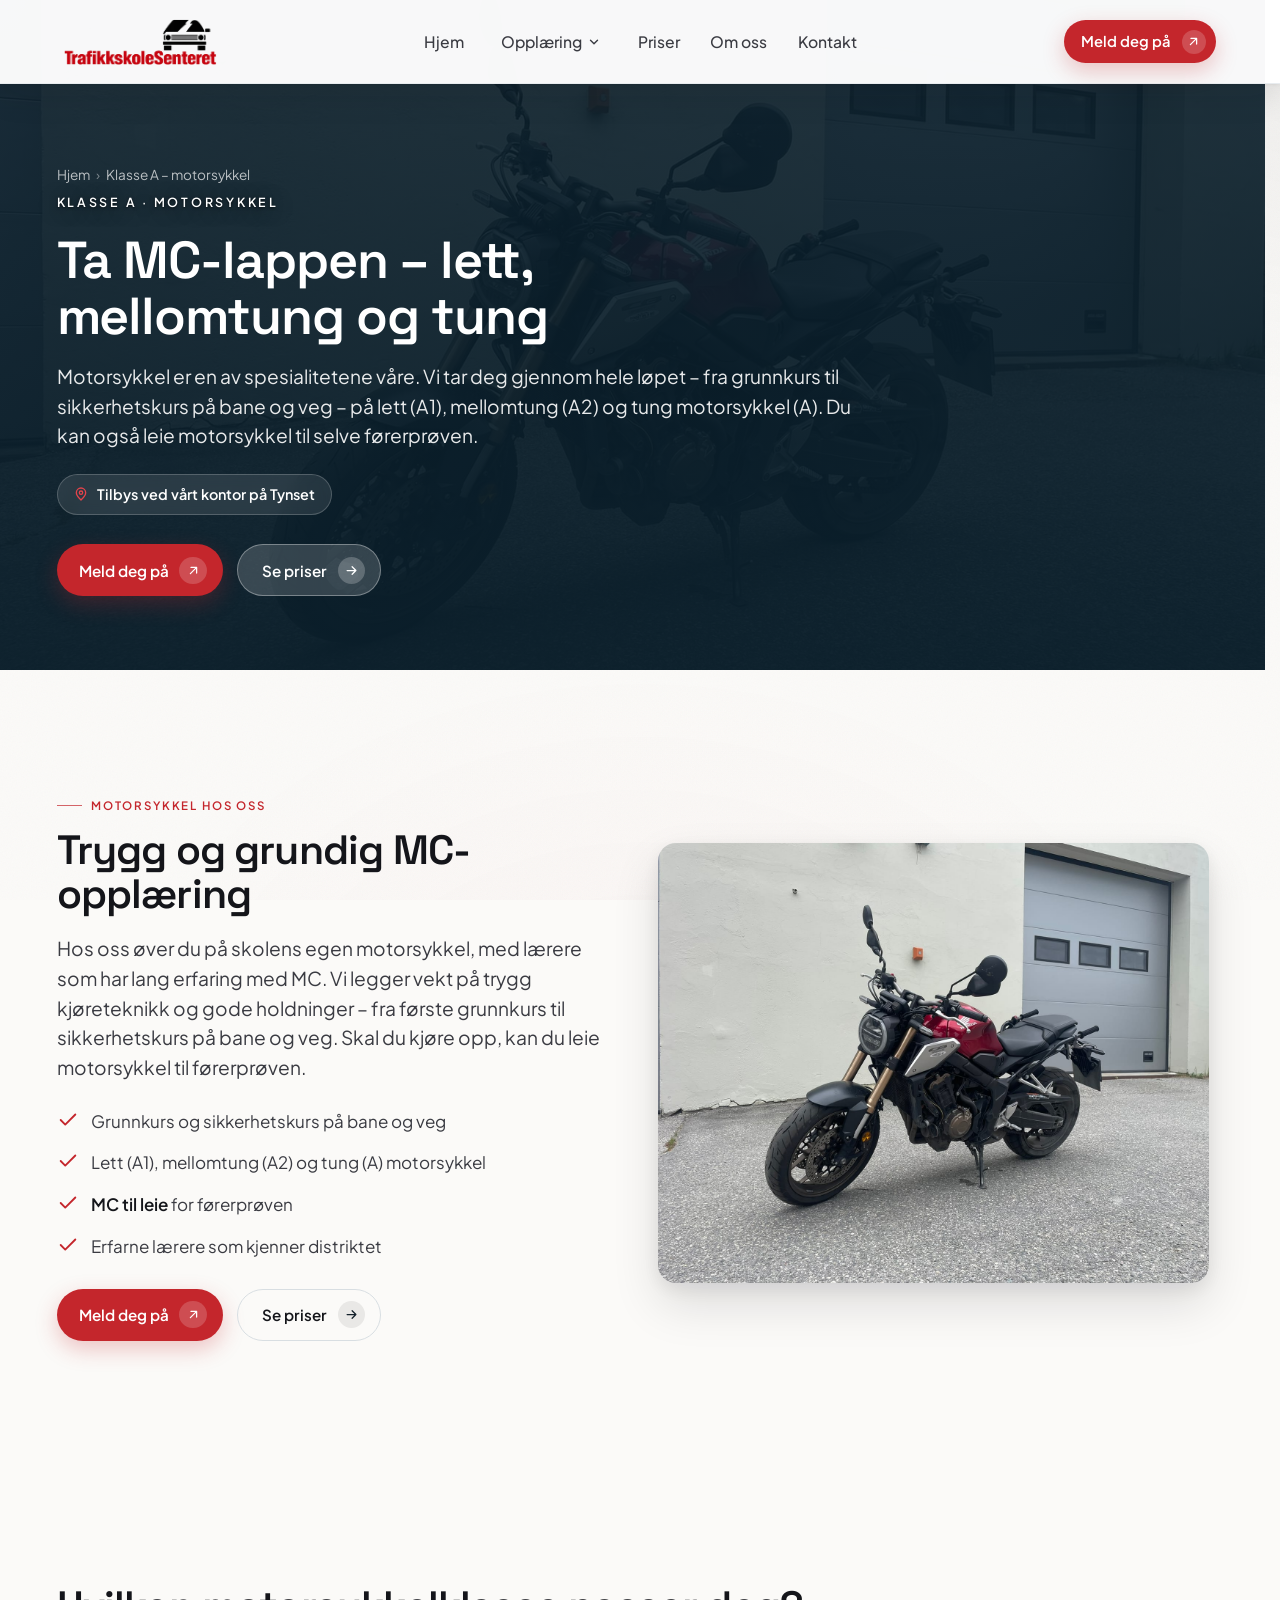
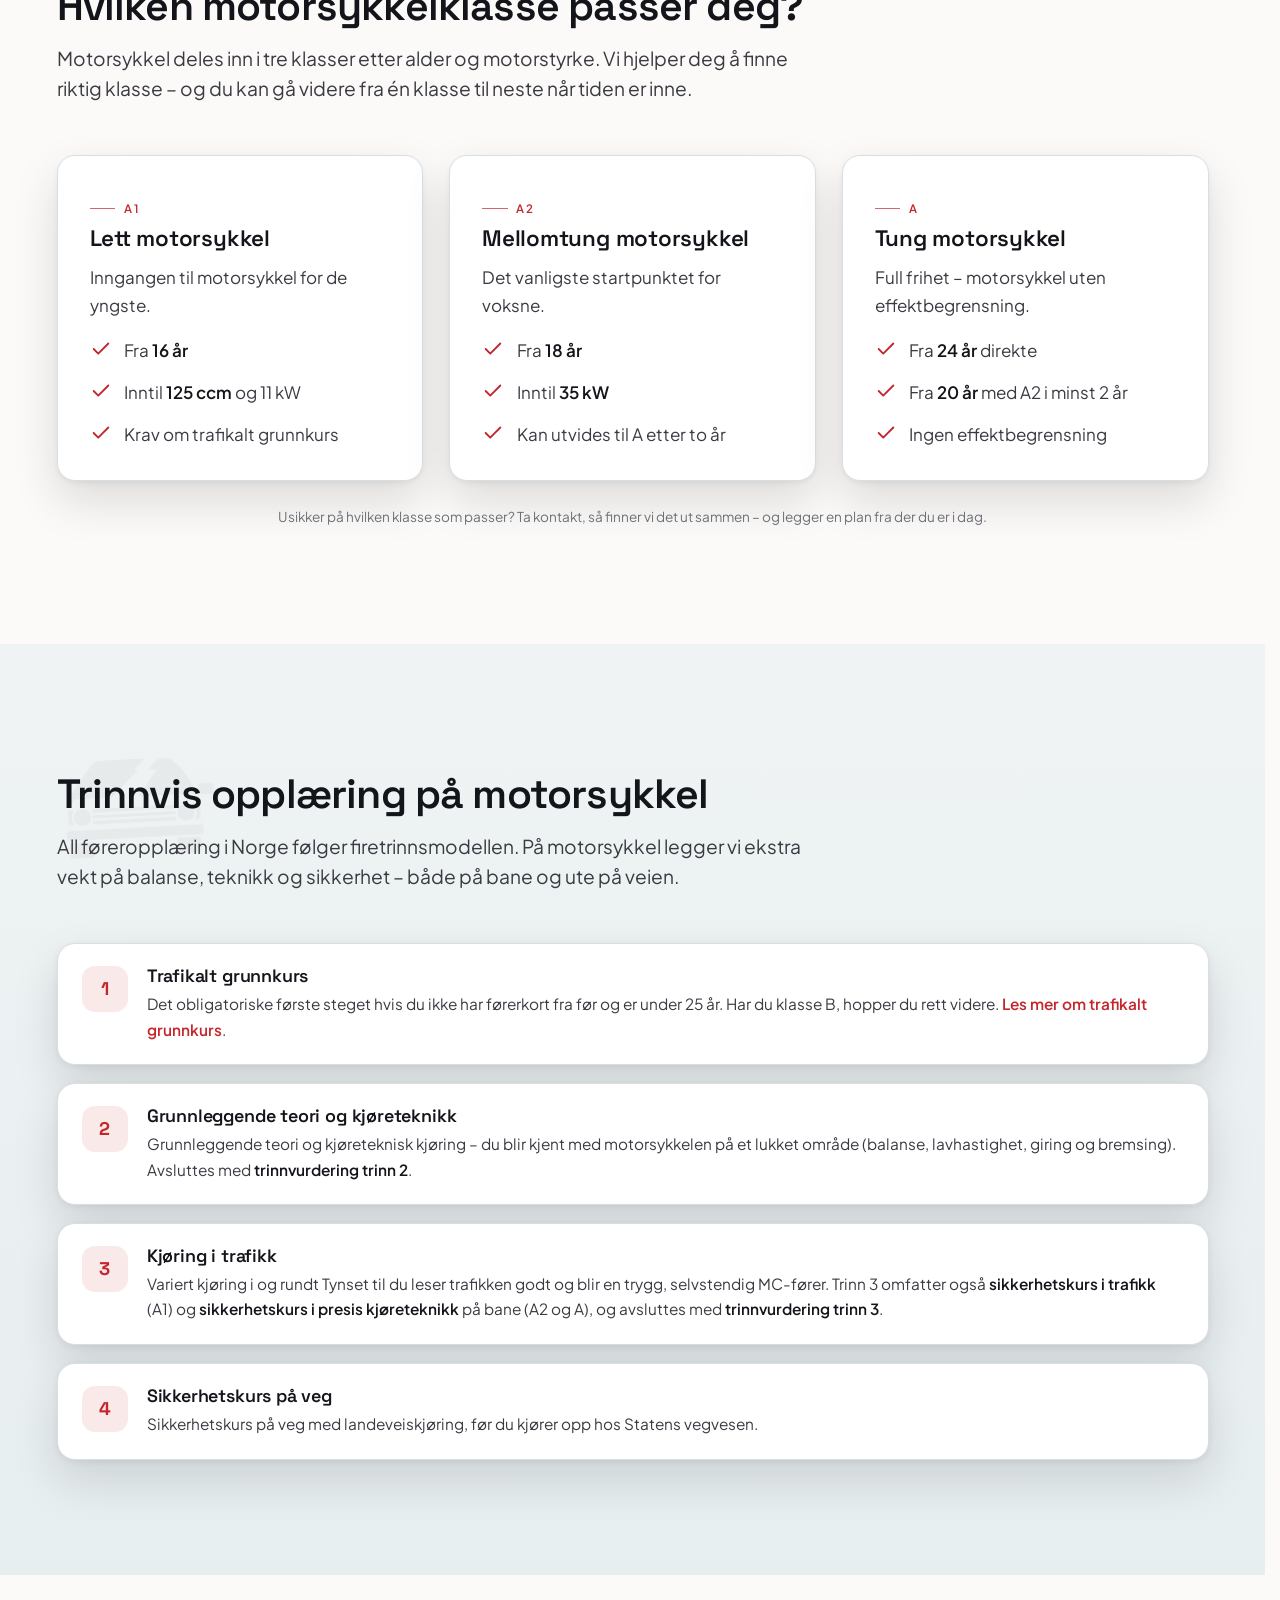
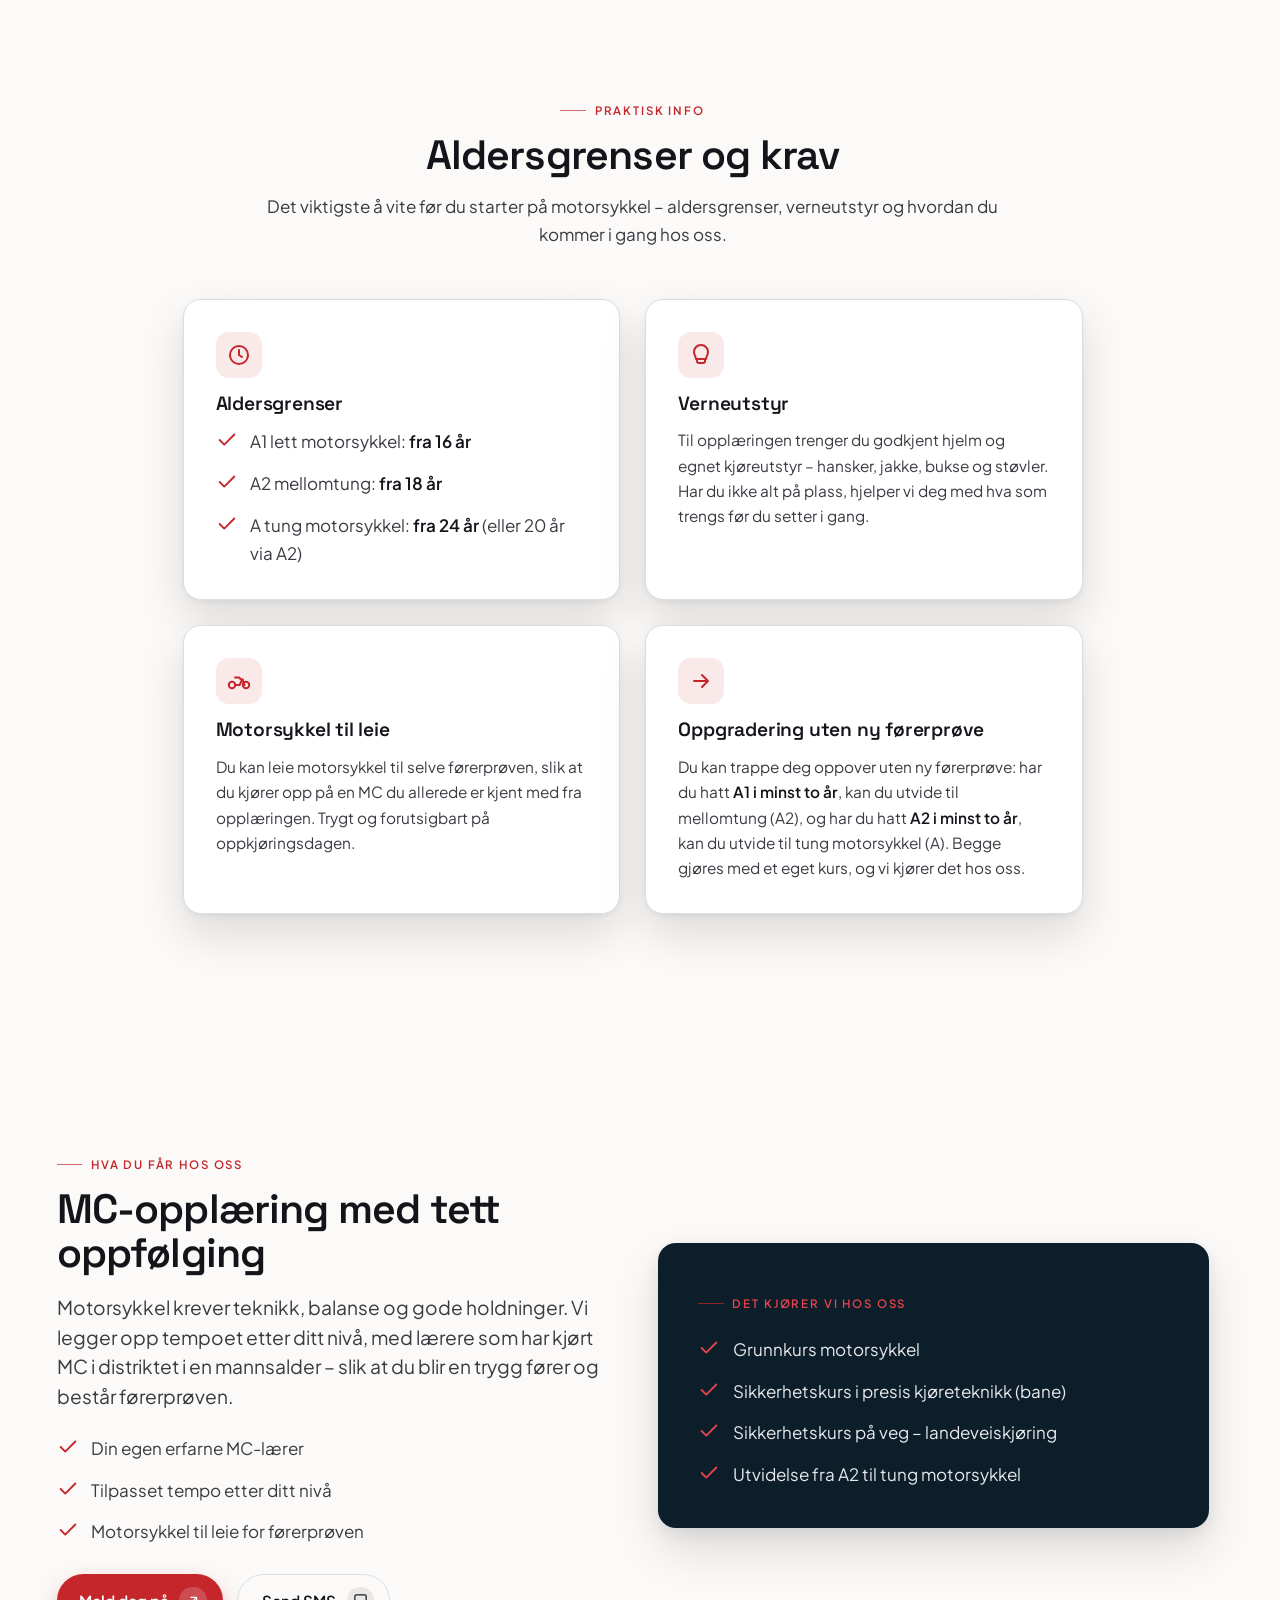
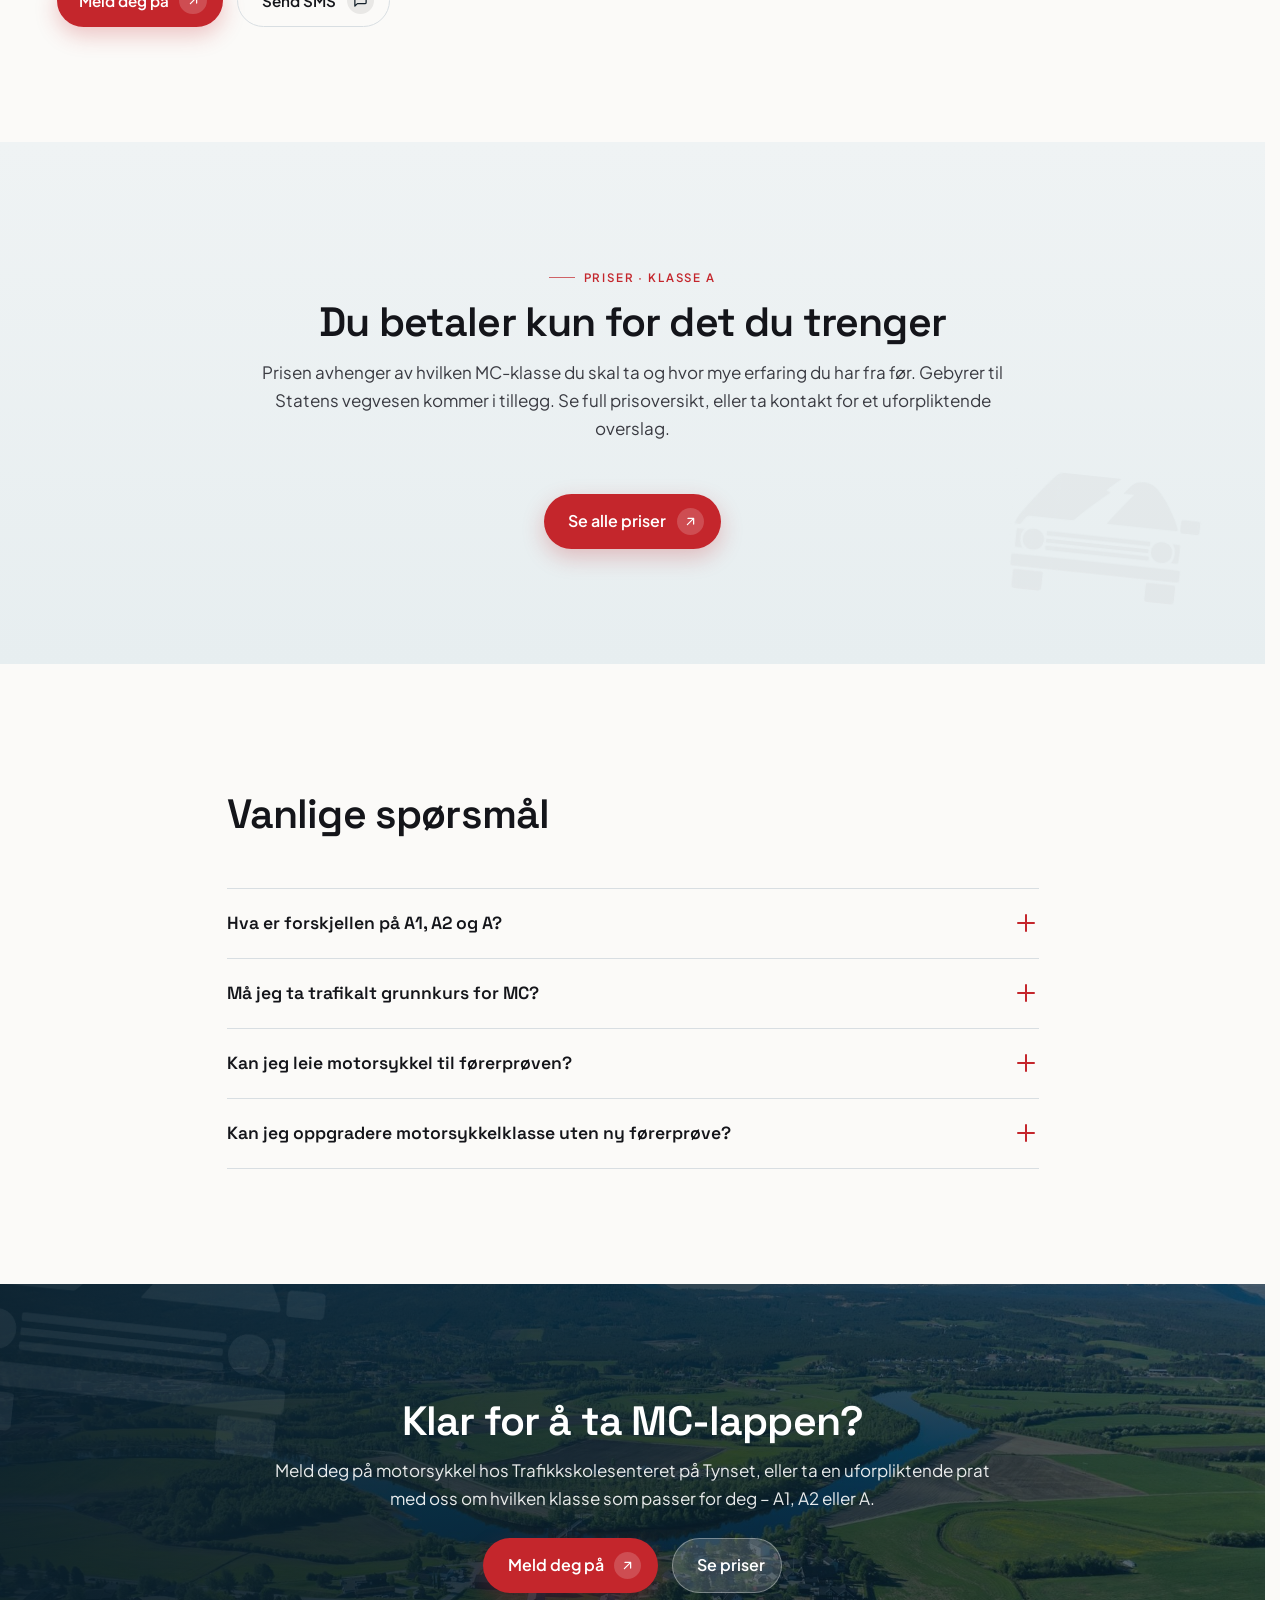
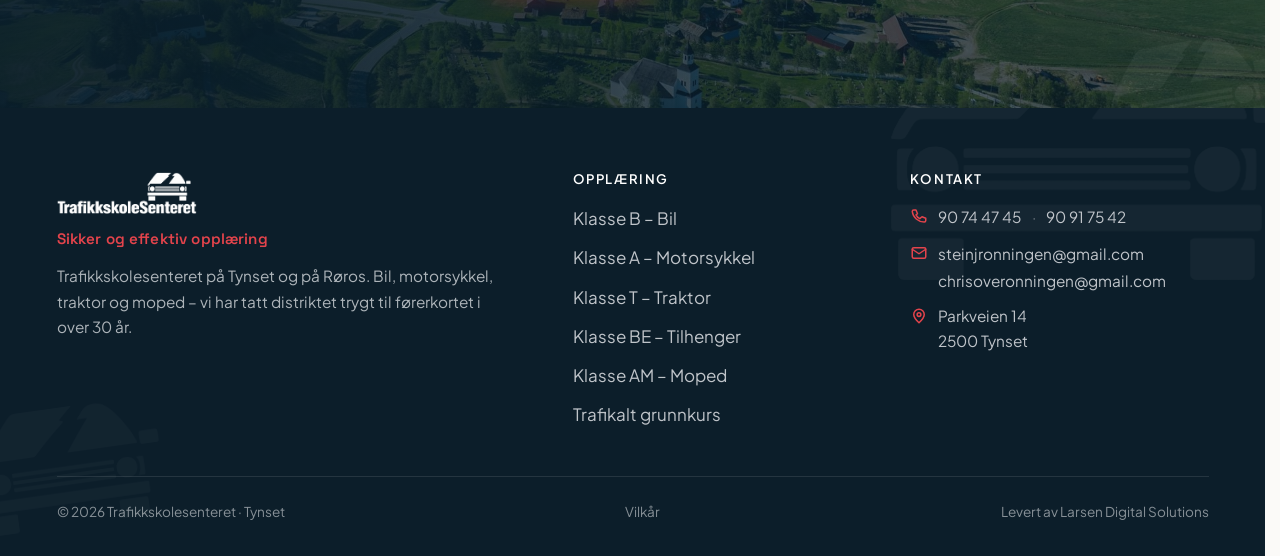
<file: klasse-a-mc.html>
<!DOCTYPE html>
<html lang="nb">
<head>
  <meta charset="UTF-8">
  <meta name="viewport" content="width=device-width, initial-scale=1">
  <script>document.documentElement.classList.add('js')</script>
  <title>Klasse A – motorsykkel (A1, A2 og A) | Trafikkskolesenteret Tynset</title>
  <meta name="description" content="Ta MC-lappen hos Trafikkskolesenteret på Tynset. Lett (A1), mellomtung (A2) og tung motorsykkel (A) – grunnkurs, sikkerhetskurs på bane og veg, og motorsykkel til leie for førerprøven.">
  <link rel="canonical" href="https://trafikkskolesenteret.no/klasse-a-mc.html">
  <meta name="theme-color" content="#0C1E2A">
  <link rel="icon" type="image/png" href="img/favicon.png?v=5">
  <link rel="apple-touch-icon" href="img/favicon.png?v=5">
  <meta property="og:type" content="website">
  <meta property="og:site_name" content="Trafikkskolesenteret">
  <meta property="og:locale" content="nb_NO">
  <meta property="og:title" content="Klasse A – motorsykkel (A1, A2 og A) | Trafikkskolesenteret">
  <meta property="og:description" content="Ta MC-lappen på Tynset. Lett, mellomtung og tung motorsykkel, sikkerhetskurs på bane og veg, og MC til leie for førerprøven.">
  <meta property="og:url" content="https://trafikkskolesenteret.no/klasse-a-mc.html">
  <meta property="og:image" content="https://trafikkskolesenteret.no/img/road.jpg">
  <meta name="twitter:card" content="summary_large_image">
  <meta name="twitter:title" content="Klasse A – motorsykkel (A1, A2 og A) | Trafikkskolesenteret">
  <meta name="twitter:description" content="Ta MC-lappen på Tynset. Lett, mellomtung og tung motorsykkel – hele veien til bestått.">
  <meta name="twitter:image" content="https://trafikkskolesenteret.no/img/road.jpg">
  <link rel="stylesheet" href="css/styles.css?v=43">
  <script type="application/ld+json">{"@context":"https://schema.org","@type":"BreadcrumbList","itemListElement":[{"@type":"ListItem","position":1,"name":"Hjem","item":"https://trafikkskolesenteret.no/"},{"@type":"ListItem","position":2,"name":"Klasse A – motorsykkel","item":"https://trafikkskolesenteret.no/klasse-a-mc.html"}]}</script>
  <script type="application/ld+json">{"@context":"https://schema.org","@type":"FAQPage","mainEntity":[{"@type":"Question","name":"Hva er forskjellen på A1, A2 og A?","acceptedAnswer":{"@type":"Answer","text":"A1 er lett motorsykkel (fra 16 år, inntil 125 ccm og 11 kW). A2 er mellomtung motorsykkel (fra 18 år, inntil 35 kW). A er tung motorsykkel uten effektbegrensning – enten direkte fra 24 år, eller fra 20 år dersom du har hatt A2 i minst to år."}},{"@type":"Question","name":"Må jeg ta trafikalt grunnkurs for å ta MC?","acceptedAnswer":{"@type":"Answer","text":"Har du ikke førerkort fra før og er under 25 år, må du ta trafikalt grunnkurs. Har du allerede klasse B, slipper du dette. Ta kontakt, så finner vi ut hva som gjelder for deg."}},{"@type":"Question","name":"Kan jeg leie motorsykkel til førerprøven?","acceptedAnswer":{"@type":"Answer","text":"Ja. Vi leier ut motorsykkel til førerprøven, slik at du kan kjøre opp på en MC du er kjent med."}},{"@type":"Question","name":"Kan jeg gå fra A2 til A hos dere?","acceptedAnswer":{"@type":"Answer","text":"Ja. Har du hatt A2 i minst to år, kan du utvide til tung motorsykkel (A) med et eget kurs, uten ny førerprøve. Vi kjører også dette hos oss."}}]}</script>
  <script type="application/ld+json">{"@context":"https://schema.org","@type":"Service","name":"Klasse A – motorsykkelopplæring på Tynset","serviceType":"Føreropplæring motorsykkel (A1, A2 og A)","provider":{"@type":"LocalBusiness","name":"Trafikkskolesenteret Tynset AS","@id":"https://trafikkskolesenteret.no/#trafikkskole"},"areaServed":{"@type":"City","name":"Tynset"},"url":"https://trafikkskolesenteret.no/klasse-a-mc.html","description":"Motorsykkelopplæring på Tynset for lett (A1), mellomtung (A2) og tung (A) motorsykkel. Sikkerhetskurs på bane og veg, og MC til leie for førerprøven."}</script>
  <style>
    .prices { display: grid; gap: clamp(1.1rem, 2vw, 1.5rem); }
    @media (min-width: 780px) { .prices { grid-template-columns: 1fr 1fr; align-items: start; } }
    .pcat { background: var(--surface); border: 1px solid var(--hairline-soft); border-radius: var(--r-card); box-shadow: var(--shadow-sm); overflow: hidden; }
    .pcat__h { font-family: var(--font-display); font-weight: 700; font-size: .78rem; letter-spacing: .12em; text-transform: uppercase; color: #fff; background: var(--bg-deep); padding: .9rem 1.35rem; }
    .prow { display: flex; align-items: center; justify-content: space-between; gap: 1rem; padding: 1rem 1.35rem; }
    .prow + .prow { border-top: 1px solid var(--hairline-soft); }
    .prow__nm { font-weight: 600; color: var(--ink); display: flex; flex-direction: column; gap: .18rem; line-height: 1.3; }
    .prow__nm small { font-weight: 500; font-size: .82rem; color: var(--muted); }
    .prow__pr { font-family: var(--font-display); font-weight: 700; font-size: 1.04rem; white-space: nowrap; color: var(--ink); }
    .price-note { font-size: .88rem; color: var(--muted); }
  </style>
</head>
<body>
  <a href="#hovedinnhold" class="skip-link">Hopp til innhold</a>

  <!-- ===================== NAV ===================== -->
  <header class="nav">
    <div class="container nav__inner">
      <a class="brand" href="index.html" aria-label="Trafikkskolesenteret, forside"><img decoding="async" class="brand__logo" src="img/logo.png?v=1" alt="Trafikkskolesenteret"></a>

      <nav class="nav__links" aria-label="Hovedmeny">
        <a href="index.html">Hjem</a>
        <div class="has-dd">
          <button class="dd__btn" aria-haspopup="true" aria-expanded="false" aria-current="page">Opplæring
            <svg viewBox="0 0 24 24" fill="none" stroke="currentColor" stroke-width="2.4" stroke-linecap="round" stroke-linejoin="round" aria-hidden="true"><path d="m6 9 6 6 6-6"/></svg>
          </button>
          <div class="dd__panel" role="menu">
            <a href="klasse-b.html" role="menuitem"><span class="dd__ic"><svg viewBox="0 0 24 24" fill="none" stroke="currentColor" stroke-width="2" stroke-linecap="round" stroke-linejoin="round"><path d="M5 13l1.5-4.5A2 2 0 0 1 8.4 7h7.2a2 2 0 0 1 1.9 1.5L19 13M5 13h14v4H5z"/><circle cx="8" cy="17" r="1.4"/><circle cx="16" cy="17" r="1.4"/></svg></span><span><b>Klasse B – Bil</b><span>Manuell eller automat</span></span></a>
            <a href="klasse-a-mc.html" role="menuitem"><span class="dd__ic"><svg viewBox="0 0 24 24" fill="none" stroke="currentColor" stroke-width="2" stroke-linecap="round" stroke-linejoin="round"><circle cx="5" cy="16" r="3.2"/><circle cx="19" cy="16" r="3.2"/><path d="M8.2 16h4.3l3-5.5H14l-2-2H8"/><path d="M15.5 10.5 17.5 16"/></svg></span><span><b>Klasse A – Motorsykkel</b><span>Lett, mellomtung og tung</span></span></a>
            <a href="klasse-t.html" role="menuitem"><span class="dd__ic"><svg viewBox="0 0 24 24" fill="none" stroke="currentColor" stroke-width="2" stroke-linecap="round" stroke-linejoin="round"><circle cx="7" cy="16" r="4"/><circle cx="18" cy="17" r="3"/><path d="M7 12V6h4l2 6M11 16h4M15 17V8h5"/></svg></span><span><b>Klasse T – Traktor</b><span>Traktor og redskap</span></span></a>
            <a href="klasse-be.html" role="menuitem"><span class="dd__ic"><svg viewBox="0 0 24 24" fill="none" stroke="currentColor" stroke-width="2" stroke-linecap="round" stroke-linejoin="round"><path d="M3 8h9v6H3zM12 11h6l3 3v0h-9z"/><circle cx="7" cy="17" r="1.6"/><circle cx="17" cy="17" r="1.6"/></svg></span><span><b>Klasse BE</b><span>Bil med tilhenger</span></span></a>
            <a href="klasse-am.html" role="menuitem"><span class="dd__ic"><svg viewBox="0 0 24 24" fill="none" stroke="currentColor" stroke-width="2" stroke-linecap="round" stroke-linejoin="round"><circle cx="5.5" cy="16" r="3"/><circle cx="18.5" cy="16" r="3"/><path d="M8.5 16h7l2-6h2M17.5 10 16 6h-3M5.5 16 8 11h6"/></svg></span><span><b>Klasse AM – Moped</b><span>Moped fra 16 år</span></span></a>
            <a href="trafikalt-grunnkurs.html" role="menuitem"><span class="dd__ic"><svg viewBox="0 0 24 24" fill="none" stroke="currentColor" stroke-width="2" stroke-linecap="round" stroke-linejoin="round"><path d="M9 11l3 3L22 4"/><path d="M21 12v7a2 2 0 0 1-2 2H5a2 2 0 0 1-2-2V5a2 2 0 0 1 2-2h11"/></svg></span><span><b>Trafikalt grunnkurs</b><span>Obligatorisk førstesteg</span></span></a>
          </div>
        </div>
        <a href="priser.html">Priser</a>
        <a href="om-oss.html">Om oss</a>
        <a href="kontakt.html">Kontakt</a>
      </nav>

      <div class="nav__cta">
        <a class="btn btn--primary" href="kontakt.html">Meld deg på
          <span class="btn__icon" aria-hidden="true"><svg viewBox="0 0 24 24" fill="none" stroke="currentColor" stroke-width="2" stroke-linecap="round" stroke-linejoin="round"><path d="M7 17 17 7M8 7h9v9"/></svg></span>
        </a>
      </div>

      <button class="nav__burger" aria-label="Åpne meny" aria-expanded="false" aria-controls="mobilmeny">
        <span></span><span></span><span></span>
      </button>
    </div>
  </header>

  <!-- mobilmeny -->
  <div class="mobile-menu" id="mobilmeny">
    <a class="m-link" href="index.html">Hjem</a>
    <span class="m-link" style="cursor:default;opacity:.7">Opplæring</span>
    <div class="m-sub">
      <a href="klasse-b.html">Klasse B – Bil</a>
      <a href="klasse-a-mc.html">Klasse A – MC</a>
      <a href="klasse-t.html">Klasse T – Traktor</a>
      <a href="klasse-be.html">Klasse BE – Tilhenger</a>
      <a href="klasse-am.html">Klasse AM – Moped</a>
      <a href="trafikalt-grunnkurs.html">Trafikalt grunnkurs</a>
    </div>
    <a class="m-link" href="priser.html">Priser</a>
    <a class="m-link" href="om-oss.html">Om oss</a>
    <a class="m-link" href="kontakt.html">Kontakt</a>
    <div class="mobile-menu__foot">
      <a class="btn btn--primary btn--block" href="kontakt.html">Meld deg på
        <span class="btn__icon" aria-hidden="true"><svg viewBox="0 0 24 24" fill="none" stroke="currentColor" stroke-width="2" stroke-linecap="round" stroke-linejoin="round"><path d="M7 17 17 7M8 7h9v9"/></svg></span>
      </a>
    </div>
  </div>

  <main id="hovedinnhold">

    <!-- ===================== SUBHERO ===================== -->
    <section class="subhero">
      <div class="subhero__bg" aria-hidden="true"><img decoding="async" src="img/mc-honda.jpg" alt="" width="2048" height="1536"></div>
      <div class="subhero__scrim" aria-hidden="true"></div>
      <span data-nav-sentinel style="position:absolute;top:60px;height:1px;width:1px"></span>
      <div class="container">
        <nav class="crumbs" aria-label="Brødsmuler"><a href="index.html">Hjem</a><span>›</span> Klasse A – motorsykkel</nav>
        <span class="eyebrow">Klasse A · Motorsykkel</span>
        <h1 style="margin-top:1.1rem">Ta MC-lappen – lett, mellomtung og tung</h1>
        <p class="lead">Motorsykkel er en av spesialitetene våre. Vi tar deg gjennom hele løpet – fra grunnkurs til sikkerhetskurs på bane og veg – på lett (A1), mellomtung (A2) og tung motorsykkel (A). Du kan også leie motorsykkel til selve førerprøven.</p>
        <p class="avail"><svg viewBox="0 0 24 24" fill="none" stroke="currentColor" stroke-width="2" stroke-linecap="round" stroke-linejoin="round" aria-hidden="true"><path d="M12 21s-7-6.5-7-11a7 7 0 0 1 14 0c0 4.5-7 11-7 11Z"/><circle cx="12" cy="10" r="2.5"/></svg>Tilbys ved vårt kontor på Tynset</p>
        <div class="btn-row"><a class="btn btn--primary" href="kontakt.html">Meld deg på<span class="btn__icon" aria-hidden="true"><svg viewBox="0 0 24 24" fill="none" stroke="currentColor" stroke-width="2" stroke-linecap="round" stroke-linejoin="round"><path d="M7 17 17 7M8 7h9v9"/></svg></span></a><a class="btn btn--glass" href="priser.html">Se priser<span class="btn__icon" aria-hidden="true"><svg viewBox="0 0 24 24" fill="none" stroke="currentColor" stroke-width="2" stroke-linecap="round" stroke-linejoin="round"><path d="M5 12h14M13 6l6 6-6 6"/></svg></span></a></div>
      </div>
    </section>

    <!-- ===================== MC HOS OSS (bilde ved siden) ===================== -->
    <section class="section">
      <div class="container">
        <div class="split">
          <div class="reveal">
            <span class="eyebrow">Motorsykkel hos oss</span>
            <h2 style="margin-top:.8rem">Trygg og grundig MC-opplæring</h2>
            <p class="lead" style="margin-top:1rem">Hos oss øver du på skolens egen motorsykkel, med lærere som har lang erfaring med MC. Vi legger vekt på trygg kjøreteknikk og gode holdninger – fra første grunnkurs til sikkerhetskurs på bane og veg. Skal du kjøre opp, kan du leie motorsykkel til førerprøven.</p>
            <ul class="ticks">
              <li><svg viewBox="0 0 24 24" fill="none" stroke="currentColor" stroke-width="2" stroke-linecap="round" stroke-linejoin="round" aria-hidden="true"><path d="M20 6 9 17l-5-5"/></svg><span>Grunnkurs og sikkerhetskurs på bane og veg</span></li>
              <li><svg viewBox="0 0 24 24" fill="none" stroke="currentColor" stroke-width="2" stroke-linecap="round" stroke-linejoin="round" aria-hidden="true"><path d="M20 6 9 17l-5-5"/></svg><span>Lett (A1), mellomtung (A2) og tung (A) motorsykkel</span></li>
              <li><svg viewBox="0 0 24 24" fill="none" stroke="currentColor" stroke-width="2" stroke-linecap="round" stroke-linejoin="round" aria-hidden="true"><path d="M20 6 9 17l-5-5"/></svg><span><strong>MC til leie</strong> for førerprøven</span></li>
              <li><svg viewBox="0 0 24 24" fill="none" stroke="currentColor" stroke-width="2" stroke-linecap="round" stroke-linejoin="round" aria-hidden="true"><path d="M20 6 9 17l-5-5"/></svg><span>Erfarne lærere som kjenner distriktet</span></li>
            </ul>
            <div class="btn-row" style="margin-top:1.8rem"><a class="btn btn--primary" href="kontakt.html">Meld deg på<span class="btn__icon" aria-hidden="true"><svg viewBox="0 0 24 24" fill="none" stroke="currentColor" stroke-width="2" stroke-linecap="round" stroke-linejoin="round"><path d="M7 17 17 7M8 7h9v9"/></svg></span></a><a class="btn btn--ghost" href="priser.html">Se priser<span class="btn__icon" aria-hidden="true"><svg viewBox="0 0 24 24" fill="none" stroke="currentColor" stroke-width="2" stroke-linecap="round" stroke-linejoin="round"><path d="M5 12h14M13 6l6 6-6 6"/></svg></span></a></div>
          </div>
          <div class="split__media reveal" data-delay="1"><img decoding="async" src="img/mc-honda.jpg" alt="Trafikkskolesenterets egen motorsykkel – Honda CB650R" loading="lazy" width="2048" height="1536"></div>
        </div>
      </div>
    </section>

    <!-- ===================== HVILKEN MC-KLASSE ===================== -->
    <section class="section">
      <div class="container">
        <div class="section-head reveal"><h2>Hvilken motorsykkelklasse passer deg?</h2><p class="lead">Motorsykkel deles inn i tre klasser etter alder og motorstyrke. Vi hjelper deg å finne riktig klasse – og du kan gå videre fra én klasse til neste når tiden er inne.</p></div>
        <div class="grid grid-3">
          <article class="card reveal" style="padding:clamp(1.5rem,2.6vw,2rem)">
            <span class="eyebrow">A1</span>
            <h3 style="font-size:1.4rem;margin:.6rem 0 .7rem">Lett motorsykkel</h3>
            <p style="margin-bottom:1.1rem">Inngangen til motorsykkel for de yngste.</p>
            <ul class="ticks" style="margin:0">
              <li><svg viewBox="0 0 24 24" fill="none" stroke="currentColor" stroke-width="2" stroke-linecap="round" stroke-linejoin="round" aria-hidden="true"><path d="M20 6 9 17l-5-5"/></svg><span>Fra <strong>16 år</strong></span></li>
              <li><svg viewBox="0 0 24 24" fill="none" stroke="currentColor" stroke-width="2" stroke-linecap="round" stroke-linejoin="round" aria-hidden="true"><path d="M20 6 9 17l-5-5"/></svg><span>Inntil <strong>125 ccm</strong> og 11 kW</span></li>
              <li><svg viewBox="0 0 24 24" fill="none" stroke="currentColor" stroke-width="2" stroke-linecap="round" stroke-linejoin="round" aria-hidden="true"><path d="M20 6 9 17l-5-5"/></svg><span>Krav om trafikalt grunnkurs</span></li>
            </ul>
          </article>
          <article class="card reveal" data-delay="1" style="padding:clamp(1.5rem,2.6vw,2rem)">
            <span class="eyebrow">A2</span>
            <h3 style="font-size:1.4rem;margin:.6rem 0 .7rem">Mellomtung motorsykkel</h3>
            <p style="margin-bottom:1.1rem">Det vanligste startpunktet for voksne.</p>
            <ul class="ticks" style="margin:0">
              <li><svg viewBox="0 0 24 24" fill="none" stroke="currentColor" stroke-width="2" stroke-linecap="round" stroke-linejoin="round" aria-hidden="true"><path d="M20 6 9 17l-5-5"/></svg><span>Fra <strong>18 år</strong></span></li>
              <li><svg viewBox="0 0 24 24" fill="none" stroke="currentColor" stroke-width="2" stroke-linecap="round" stroke-linejoin="round" aria-hidden="true"><path d="M20 6 9 17l-5-5"/></svg><span>Inntil <strong>35 kW</strong></span></li>
              <li><svg viewBox="0 0 24 24" fill="none" stroke="currentColor" stroke-width="2" stroke-linecap="round" stroke-linejoin="round" aria-hidden="true"><path d="M20 6 9 17l-5-5"/></svg><span>Kan utvides til A etter to år</span></li>
            </ul>
          </article>
          <article class="card reveal" data-delay="2" style="padding:clamp(1.5rem,2.6vw,2rem)">
            <span class="eyebrow">A</span>
            <h3 style="font-size:1.4rem;margin:.6rem 0 .7rem">Tung motorsykkel</h3>
            <p style="margin-bottom:1.1rem">Full frihet – motorsykkel uten effektbegrensning.</p>
            <ul class="ticks" style="margin:0">
              <li><svg viewBox="0 0 24 24" fill="none" stroke="currentColor" stroke-width="2" stroke-linecap="round" stroke-linejoin="round" aria-hidden="true"><path d="M20 6 9 17l-5-5"/></svg><span>Fra <strong>24 år</strong> direkte</span></li>
              <li><svg viewBox="0 0 24 24" fill="none" stroke="currentColor" stroke-width="2" stroke-linecap="round" stroke-linejoin="round" aria-hidden="true"><path d="M20 6 9 17l-5-5"/></svg><span>Fra <strong>20 år</strong> med A2 i minst 2 år</span></li>
              <li><svg viewBox="0 0 24 24" fill="none" stroke="currentColor" stroke-width="2" stroke-linecap="round" stroke-linejoin="round" aria-hidden="true"><path d="M20 6 9 17l-5-5"/></svg><span>Ingen effektbegrensning</span></li>
            </ul>
          </article>
        </div>
        <p class="form__note" style="text-align:center;margin-top:1.6rem">Usikker på hvilken klasse som passer? Ta kontakt, så finner vi det ut sammen – og legger en plan fra der du er i dag.</p>
      </div>
    </section>

    <!-- ===================== DE FIRE TRINNENE ===================== -->
    <section class="section section--soft">
      <div class="container">
        <div class="section-head reveal"><h2>Trinnvis opplæring på motorsykkel</h2><p class="lead">All føreropplæring i Norge følger firetrinnsmodellen. På motorsykkel legger vi ekstra vekt på balanse, teknikk og sikkerhet – både på bane og ute på veien.</p></div>
        <div class="trinn">
          <div class="trinn__item card reveal"><span class="trinn__badge">1</span><div><h3>Trafikalt grunnkurs</h3><p>Det obligatoriske første steget hvis du ikke har førerkort fra før og er under 25 år. Har du klasse B, hopper du rett videre. <a href="trafikalt-grunnkurs.html" style="color:var(--accent);font-weight:600">Les mer om trafikalt grunnkurs</a>.</p></div></div>
          <div class="trinn__item card reveal" data-delay="1"><span class="trinn__badge">2</span><div><h3>Grunnleggende teori og kjøreteknikk</h3><p>Grunnleggende teori og kjøreteknisk kjøring – du blir kjent med motorsykkelen på et lukket område (balanse, lavhastighet, giring og bremsing). Avsluttes med <strong>trinnvurdering trinn 2</strong>.</p></div></div>
          <div class="trinn__item card reveal" data-delay="2"><span class="trinn__badge">3</span><div><h3>Kjøring i trafikk</h3><p>Variert kjøring i og rundt Tynset til du leser trafikken godt og blir en trygg, selvstendig MC-fører. Trinn 3 omfatter også <strong>sikkerhetskurs i trafikk</strong> (A1) og <strong>sikkerhetskurs i presis kjøreteknikk</strong> på bane (A2 og A), og avsluttes med <strong>trinnvurdering trinn 3</strong>.</p></div></div>
          <div class="trinn__item card reveal" data-delay="3"><span class="trinn__badge">4</span><div><h3>Sikkerhetskurs på veg</h3><p>Sikkerhetskurs på veg med landeveiskjøring, før du kjører opp hos Statens vegvesen.</p></div></div>
        </div>
      </div>
    </section>

    <!-- ===================== PRAKTISK INFO ===================== -->
    <section class="section" id="praktisk">
      <div class="container">
        <div class="section-head section-head--center reveal">
          <span class="eyebrow eyebrow--center">Praktisk info</span>
          <h2>Aldersgrenser og krav</h2>
          <p class="measure" style="margin:.9rem auto 0">Det viktigste å vite før du starter på motorsykkel – aldersgrenser, verneutstyr og hvordan du kommer i gang hos oss.</p>
        </div>
        <div class="grid grid-2 reveal" style="max-width:900px;margin-inline:auto">
          <article class="card" style="padding:clamp(1.5rem,2.8vw,2rem)">
            <div style="width:46px;height:46px;border-radius:13px;display:grid;place-items:center;background:rgba(196,38,44,.1);color:var(--accent);margin-bottom:1rem"><svg viewBox="0 0 24 24" width="24" height="24" fill="none" stroke="currentColor" stroke-width="2" stroke-linecap="round" stroke-linejoin="round" aria-hidden="true"><circle cx="12" cy="12" r="9"/><path d="M12 7v5l3 2"/></svg></div>
            <h3 style="font-size:1.2rem;margin-bottom:.8rem">Aldersgrenser</h3>
            <ul class="ticks" style="margin:0">
              <li><svg viewBox="0 0 24 24" fill="none" stroke="currentColor" stroke-width="2" stroke-linecap="round" stroke-linejoin="round" aria-hidden="true"><path d="M20 6 9 17l-5-5"/></svg><span>A1 lett motorsykkel: <strong>fra 16 år</strong></span></li>
              <li><svg viewBox="0 0 24 24" fill="none" stroke="currentColor" stroke-width="2" stroke-linecap="round" stroke-linejoin="round" aria-hidden="true"><path d="M20 6 9 17l-5-5"/></svg><span>A2 mellomtung: <strong>fra 18 år</strong></span></li>
              <li><svg viewBox="0 0 24 24" fill="none" stroke="currentColor" stroke-width="2" stroke-linecap="round" stroke-linejoin="round" aria-hidden="true"><path d="M20 6 9 17l-5-5"/></svg><span>A tung motorsykkel: <strong>fra 24 år</strong> (eller 20 år via A2)</span></li>
            </ul>
          </article>
          <article class="card" style="padding:clamp(1.5rem,2.8vw,2rem)">
            <div style="width:46px;height:46px;border-radius:13px;display:grid;place-items:center;background:rgba(196,38,44,.1);color:var(--accent);margin-bottom:1rem"><svg viewBox="0 0 24 24" width="24" height="24" fill="none" stroke="currentColor" stroke-width="2" stroke-linecap="round" stroke-linejoin="round" aria-hidden="true"><path d="M12 2a7 7 0 0 0-7 7c0 3 2 5 2 7h10c0-2 2-4 2-7a7 7 0 0 0-7-7Z"/><path d="M8 16v2a2 2 0 0 0 2 2h4a2 2 0 0 0 2-2v-2"/></svg></div>
            <h3 style="font-size:1.2rem;margin-bottom:.8rem">Verneutstyr</h3>
            <p style="font-size:.96rem">Til opplæringen trenger du godkjent hjelm og egnet kjøreutstyr – hansker, jakke, bukse og støvler. Har du ikke alt på plass, hjelper vi deg med hva som trengs før du setter i gang.</p>
          </article>
          <article class="card" style="padding:clamp(1.5rem,2.8vw,2rem)">
            <div style="width:46px;height:46px;border-radius:13px;display:grid;place-items:center;background:rgba(196,38,44,.1);color:var(--accent);margin-bottom:1rem"><svg viewBox="0 0 24 24" width="24" height="24" fill="none" stroke="currentColor" stroke-width="2" stroke-linecap="round" stroke-linejoin="round" aria-hidden="true"><circle cx="5" cy="16" r="3.2"/><circle cx="19" cy="16" r="3.2"/><path d="M8.2 16h4.3l3-5.5H14l-2-2H8"/><path d="M15.5 10.5 17.5 16"/></svg></div>
            <h3 style="font-size:1.2rem;margin-bottom:.8rem">Motorsykkel til leie</h3>
            <p style="font-size:.96rem">Du kan leie motorsykkel til selve førerprøven, slik at du kjører opp på en MC du allerede er kjent med fra opplæringen. Trygt og forutsigbart på oppkjøringsdagen.</p>
          </article>
          <article class="card" style="padding:clamp(1.5rem,2.8vw,2rem)">
            <div style="width:46px;height:46px;border-radius:13px;display:grid;place-items:center;background:rgba(196,38,44,.1);color:var(--accent);margin-bottom:1rem"><svg viewBox="0 0 24 24" width="24" height="24" fill="none" stroke="currentColor" stroke-width="2" stroke-linecap="round" stroke-linejoin="round" aria-hidden="true"><path d="M5 12h14M13 6l6 6-6 6"/></svg></div>
            <h3 style="font-size:1.2rem;margin-bottom:.8rem">Oppgradering uten ny førerprøve</h3>
            <p style="font-size:.96rem">Du kan trappe deg oppover uten ny førerprøve: har du hatt <strong>A1 i minst to år</strong>, kan du utvide til mellomtung (A2), og har du hatt <strong>A2 i minst to år</strong>, kan du utvide til tung motorsykkel (A). Begge gjøres med et eget kurs, og vi kjører det hos oss.</p>
          </article>
        </div>
      </div>
    </section>

    <!-- ===================== HVA DU FÅR HOS OSS ===================== -->
    <section class="section">
      <div class="container">
        <div class="split">
          <div class="reveal">
            <span class="eyebrow">Hva du får hos oss</span>
            <h2 style="margin-top:.8rem">MC-opplæring med tett oppfølging</h2>
            <p class="lead" style="margin-top:1rem">Motorsykkel krever teknikk, balanse og gode holdninger. Vi legger opp tempoet etter ditt nivå, med lærere som har kjørt MC i distriktet i en mannsalder – slik at du blir en trygg fører og består førerprøven.</p>
            <ul class="ticks" style="margin-top:1.4rem">
              <li><svg viewBox="0 0 24 24" fill="none" stroke="currentColor" stroke-width="2" stroke-linecap="round" stroke-linejoin="round" aria-hidden="true"><path d="M20 6 9 17l-5-5"/></svg><span>Din egen erfarne MC-lærer</span></li>
              <li><svg viewBox="0 0 24 24" fill="none" stroke="currentColor" stroke-width="2" stroke-linecap="round" stroke-linejoin="round" aria-hidden="true"><path d="M20 6 9 17l-5-5"/></svg><span>Tilpasset tempo etter ditt nivå</span></li>
              <li><svg viewBox="0 0 24 24" fill="none" stroke="currentColor" stroke-width="2" stroke-linecap="round" stroke-linejoin="round" aria-hidden="true"><path d="M20 6 9 17l-5-5"/></svg><span>Motorsykkel til leie for førerprøven</span></li>
            </ul>
            <div class="btn-row" style="margin-top:1.8rem"><a class="btn btn--primary" href="kontakt.html">Meld deg på<span class="btn__icon" aria-hidden="true"><svg viewBox="0 0 24 24" fill="none" stroke="currentColor" stroke-width="2" stroke-linecap="round" stroke-linejoin="round"><path d="M7 17 17 7M8 7h9v9"/></svg></span></a><a class="btn btn--ghost" href="sms:+4790744745">Send SMS<span class="btn__icon" aria-hidden="true"><svg viewBox="0 0 24 24" fill="none" stroke="currentColor" stroke-width="2" stroke-linecap="round" stroke-linejoin="round"><path d="M21 15a2 2 0 0 1-2 2H7l-4 4V5a2 2 0 0 1 2-2h14a2 2 0 0 1 2 2z"/></svg></span></a></div>
          </div>
          <div class="reveal" data-delay="1">
            <div style="background:var(--bg-deep);color:#fff;border-radius:var(--r-card);padding:clamp(1.8rem,3.4vw,2.5rem);height:100%;box-shadow:var(--shadow-md)">
              <span class="eyebrow" style="color:var(--accent-bright)">Det kjører vi hos oss</span>
              <ul class="ticks" style="margin-top:1.4rem">
                <li><svg viewBox="0 0 24 24" fill="none" stroke="currentColor" stroke-width="2" stroke-linecap="round" stroke-linejoin="round" style="color:var(--accent-bright)" aria-hidden="true"><path d="M20 6 9 17l-5-5"/></svg><span style="color:rgba(255,255,255,.9)">Grunnkurs motorsykkel</span></li>
                <li><svg viewBox="0 0 24 24" fill="none" stroke="currentColor" stroke-width="2" stroke-linecap="round" stroke-linejoin="round" style="color:var(--accent-bright)" aria-hidden="true"><path d="M20 6 9 17l-5-5"/></svg><span style="color:rgba(255,255,255,.9)">Sikkerhetskurs i presis kjøreteknikk (bane)</span></li>
                <li><svg viewBox="0 0 24 24" fill="none" stroke="currentColor" stroke-width="2" stroke-linecap="round" stroke-linejoin="round" style="color:var(--accent-bright)" aria-hidden="true"><path d="M20 6 9 17l-5-5"/></svg><span style="color:rgba(255,255,255,.9)">Sikkerhetskurs på veg – landeveiskjøring</span></li>
                <li><svg viewBox="0 0 24 24" fill="none" stroke="currentColor" stroke-width="2" stroke-linecap="round" stroke-linejoin="round" style="color:var(--accent-bright)" aria-hidden="true"><path d="M20 6 9 17l-5-5"/></svg><span style="color:rgba(255,255,255,.9)">Utvidelse fra A2 til tung motorsykkel</span></li>
              </ul>
            </div>
          </div>
        </div>
      </div>
    </section>

    <!-- ===================== PRISER (teaser) ===================== -->
    <section class="section section--soft" id="priser">
      <div class="container">
        <div class="section-head section-head--center reveal">
          <span class="eyebrow eyebrow--center">Priser · klasse A</span>
          <h2>Du betaler kun for det du trenger</h2>
          <p class="measure" style="margin:.9rem auto 0">Prisen avhenger av hvilken MC-klasse du skal ta og hvor mye erfaring du har fra før. Gebyrer til Statens vegvesen kommer i tillegg. Se full prisoversikt, eller ta kontakt for et uforpliktende overslag.</p>
        </div>
        <div class="center reveal" style="margin-top:1.8rem">
          <a class="btn btn--primary btn--lg" href="priser.html">Se alle priser<span class="btn__icon" aria-hidden="true"><svg viewBox="0 0 24 24" fill="none" stroke="currentColor" stroke-width="2" stroke-linecap="round" stroke-linejoin="round"><path d="M7 17 17 7M8 7h9v9"/></svg></span></a>
        </div>
      </div>
    </section>

    <!-- ===================== FAQ ===================== -->
    <section class="section">
      <div class="container container--narrow">
        <div class="section-head reveal"><h2>Vanlige spørsmål</h2></div>
        <div class="faq reveal">
          <details id="sp-klasse"><summary>Hva er forskjellen på A1, A2 og A? <span class="faq__icon" aria-hidden="true"></span></summary><div class="faq__body"><p>A1 er lett motorsykkel (fra 16 år, inntil 125 ccm og 11 kW). A2 er mellomtung (fra 18 år, inntil 35 kW). A er tung motorsykkel uten effektbegrensning – direkte fra 24 år, eller fra 20 år dersom du har hatt A2 i minst to år.</p></div></details>
          <details id="sp-tgk"><summary>Må jeg ta trafikalt grunnkurs for MC? <span class="faq__icon" aria-hidden="true"></span></summary><div class="faq__body"><p>Har du ikke førerkort fra før og er under 25 år, må du ta trafikalt grunnkurs først. Har du allerede klasse B, slipper du dette. Ta kontakt, så finner vi ut hva som gjelder for deg.</p></div></details>
          <details id="sp-leie"><summary>Kan jeg leie motorsykkel til førerprøven? <span class="faq__icon" aria-hidden="true"></span></summary><div class="faq__body"><p>Ja. Vi leier ut motorsykkel til førerprøven, slik at du kan kjøre opp på en MC du er kjent med fra opplæringen.</p></div></details>
          <details id="sp-a2a"><summary>Kan jeg oppgradere motorsykkelklasse uten ny førerprøve? <span class="faq__icon" aria-hidden="true"></span></summary><div class="faq__body"><p>Ja. Har du hatt A1 i minst to år, kan du utvide til mellomtung (A2), og har du hatt A2 i minst to år, kan du utvide til tung motorsykkel (A) – begge med et eget kurs, uten ny førerprøve. Dette kjører vi hos oss.</p></div></details>
        </div>
      </div>
    </section>

    <!-- ===================== CTA-BAND ===================== -->
    <section class="cta-band section reveal">
      <div class="cta-band__bg" aria-hidden="true"><img decoding="async" src="img/tynset-sommer.jpg" alt=""></div>
      <div class="cta-band__scrim" aria-hidden="true"></div>
      <div class="container center">
        <h2>Klar for å ta MC-lappen?</h2>
        <p class="measure" style="margin:.8rem auto 1.6rem">Meld deg på motorsykkel hos Trafikkskolesenteret på Tynset, eller ta en uforpliktende prat med oss om hvilken klasse som passer for deg – A1, A2 eller A.</p>
        <div class="btn-row" style="justify-content:center">
          <a class="btn btn--primary btn--lg" href="kontakt.html">Meld deg på<span class="btn__icon" aria-hidden="true"><svg viewBox="0 0 24 24" fill="none" stroke="currentColor" stroke-width="2" stroke-linecap="round" stroke-linejoin="round"><path d="M7 17 17 7M8 7h9v9"/></svg></span></a>
          <a class="btn btn--glass btn--lg" href="priser.html">Se priser</a>
        </div>
      </div>
    </section>

  </main>

  <!-- ===================== FOOTER ===================== -->
  <footer class="footer">
    <div class="container">
      <div class="footer__grid">
        <div>
          <a class="brand" href="index.html" aria-label="Trafikkskolesenteret, forside">
            <img decoding="async" class="brand__logo" src="img/logo.png?v=1" alt="Trafikkskolesenteret">
          </a>
          <p class="footer__tagline">Sikker og effektiv opplæring</p>
          <p class="footer__about">Trafikkskolesenteret på Tynset og på Røros. Bil, motorsykkel, traktor og moped – vi har tatt distriktet trygt til førerkortet i over 30 år.</p>
        </div>
        <div>
          <h4>Opplæring</h4>
          <ul>
            <li><a href="klasse-b.html">Klasse B – Bil</a></li>
            <li><a href="klasse-a-mc.html">Klasse A – Motorsykkel</a></li>
            <li><a href="klasse-t.html">Klasse T – Traktor</a></li>
            <li><a href="klasse-be.html">Klasse BE – Tilhenger</a></li>
            <li><a href="klasse-am.html">Klasse AM – Moped</a></li>
            <li><a href="trafikalt-grunnkurs.html">Trafikalt grunnkurs</a></li>
          </ul>
        </div>
        <div>
          <h4>Kontakt</h4>
          <ul class="footer__contact">
            <li><svg viewBox="0 0 24 24" fill="none" stroke="currentColor" stroke-width="2" stroke-linecap="round" stroke-linejoin="round" aria-hidden="true"><path d="M5 4h3l2 5-2 1.5a11 11 0 0 0 5 5L16 13l5 2v3a2 2 0 0 1-2 2A16 16 0 0 1 3 6a2 2 0 0 1 2-2Z"/></svg><a href="tel:+4790744745">90 74 47 45</a> <span style="opacity:.45">·</span> <a href="tel:+4790917542">90 91 75 42</a></li><li><svg viewBox="0 0 24 24" fill="none" stroke="currentColor" stroke-width="2" stroke-linecap="round" stroke-linejoin="round" aria-hidden="true"><rect x="3" y="5" width="18" height="14" rx="2"/><path d="m3 7 9 6 9-6"/></svg><span style="display:inline-flex;flex-direction:column;gap:.1rem"><a href="mailto:steinjronningen@gmail.com">steinjronningen@gmail.com</a><a href="mailto:chrisoveronningen@gmail.com">chrisoveronningen@gmail.com</a></span></li>
            <li><svg viewBox="0 0 24 24" fill="none" stroke="currentColor" stroke-width="2" stroke-linecap="round" stroke-linejoin="round" aria-hidden="true"><path d="M12 21s-7-6.5-7-11a7 7 0 0 1 14 0c0 4.5-7 11-7 11Z"/><circle cx="12" cy="10" r="2.5"/></svg><span style="line-height:1.6">Parkveien 14<br>2500 Tynset</span></li>
          </ul>
        </div>
      </div>
      <div class="footer__bar">
        <span>© <span data-year>2026</span> Trafikkskolesenteret · Tynset</span>
        <a href="vilkar.html">Vilkår</a>
        <span>Levert av Larsen Digital Solutions</span>
      </div>
    </div>
  </footer>

  <!-- mobil sticky-bar -->
  <div class="mbar">
    <a class="btn btn--ghost" href="priser.html">Se priser</a>
    <a class="btn btn--primary" href="kontakt.html">Meld deg på
      <span class="btn__icon" aria-hidden="true"><svg viewBox="0 0 24 24" fill="none" stroke="currentColor" stroke-width="2" stroke-linecap="round" stroke-linejoin="round"><path d="M7 17 17 7M8 7h9v9"/></svg></span>
    </a>
  </div>

  <script src="js/main.js?v=13" defer></script>
</body>
</html>
</file>
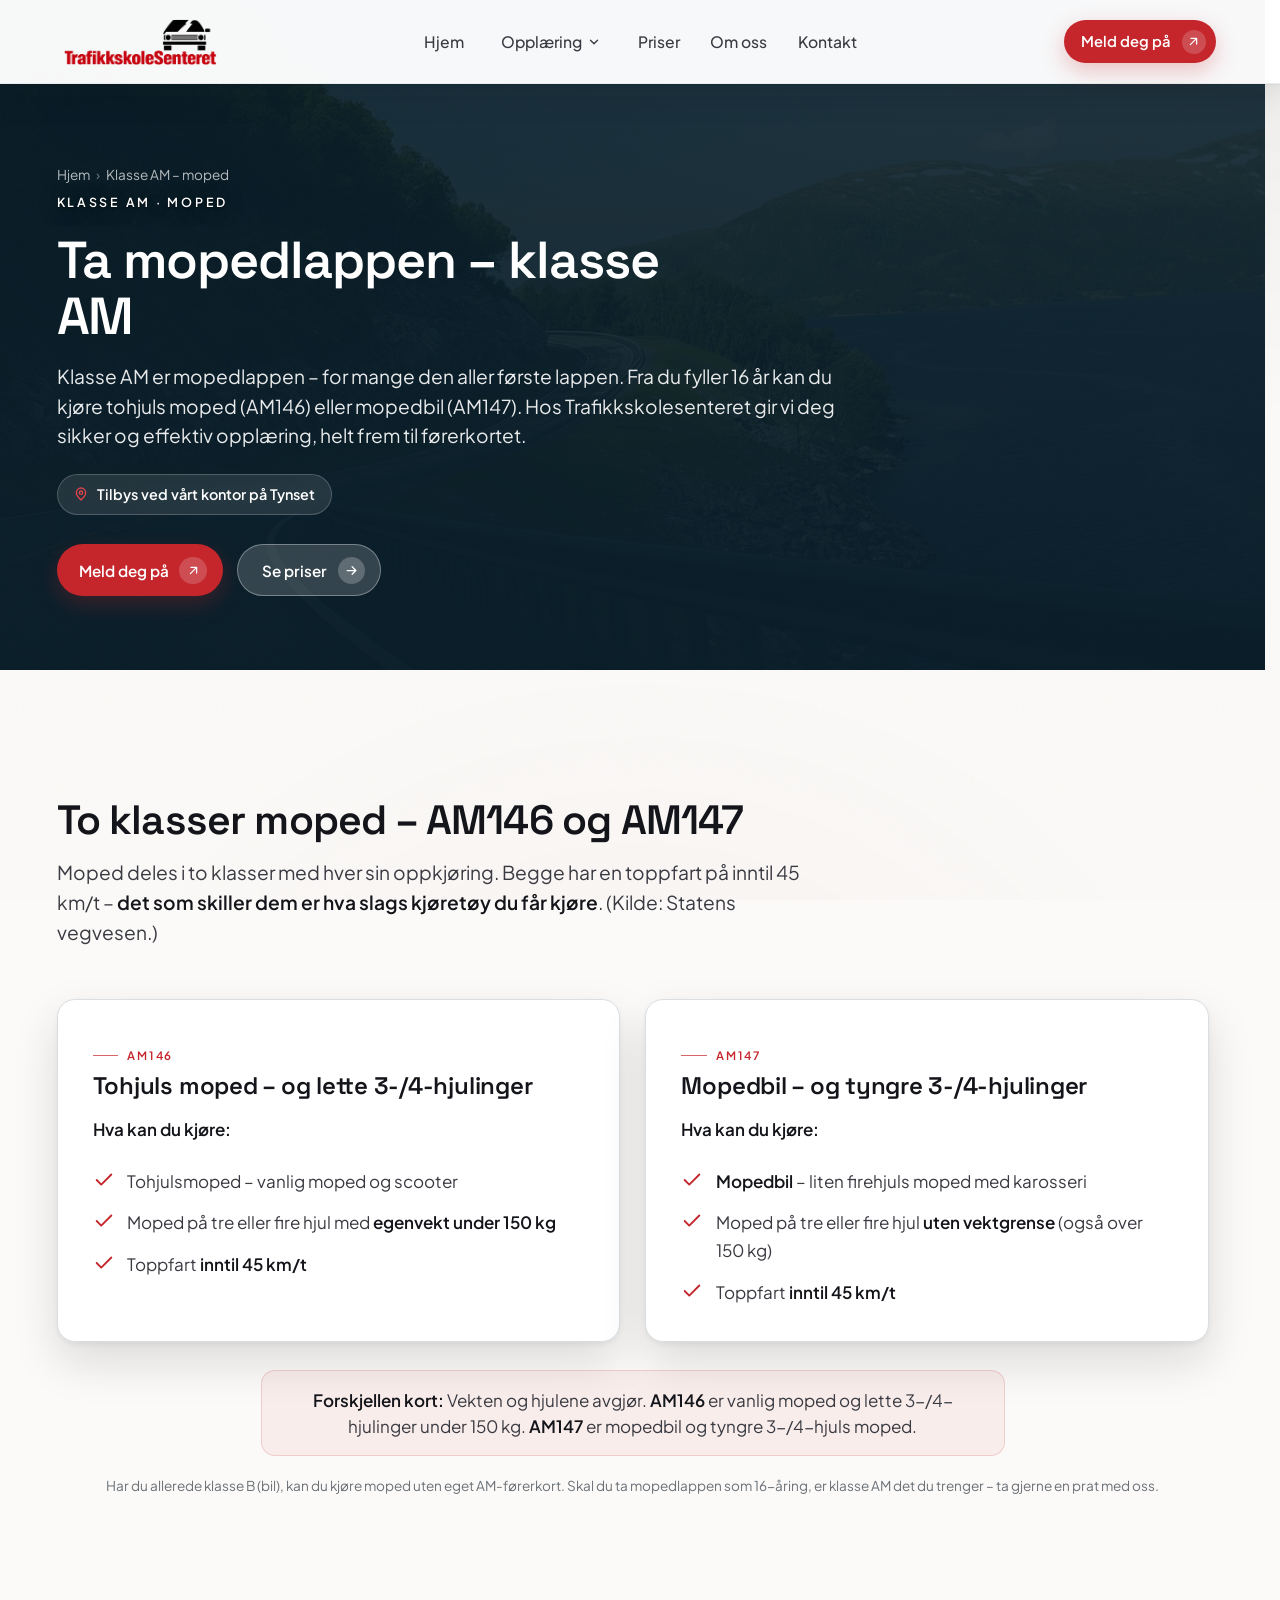
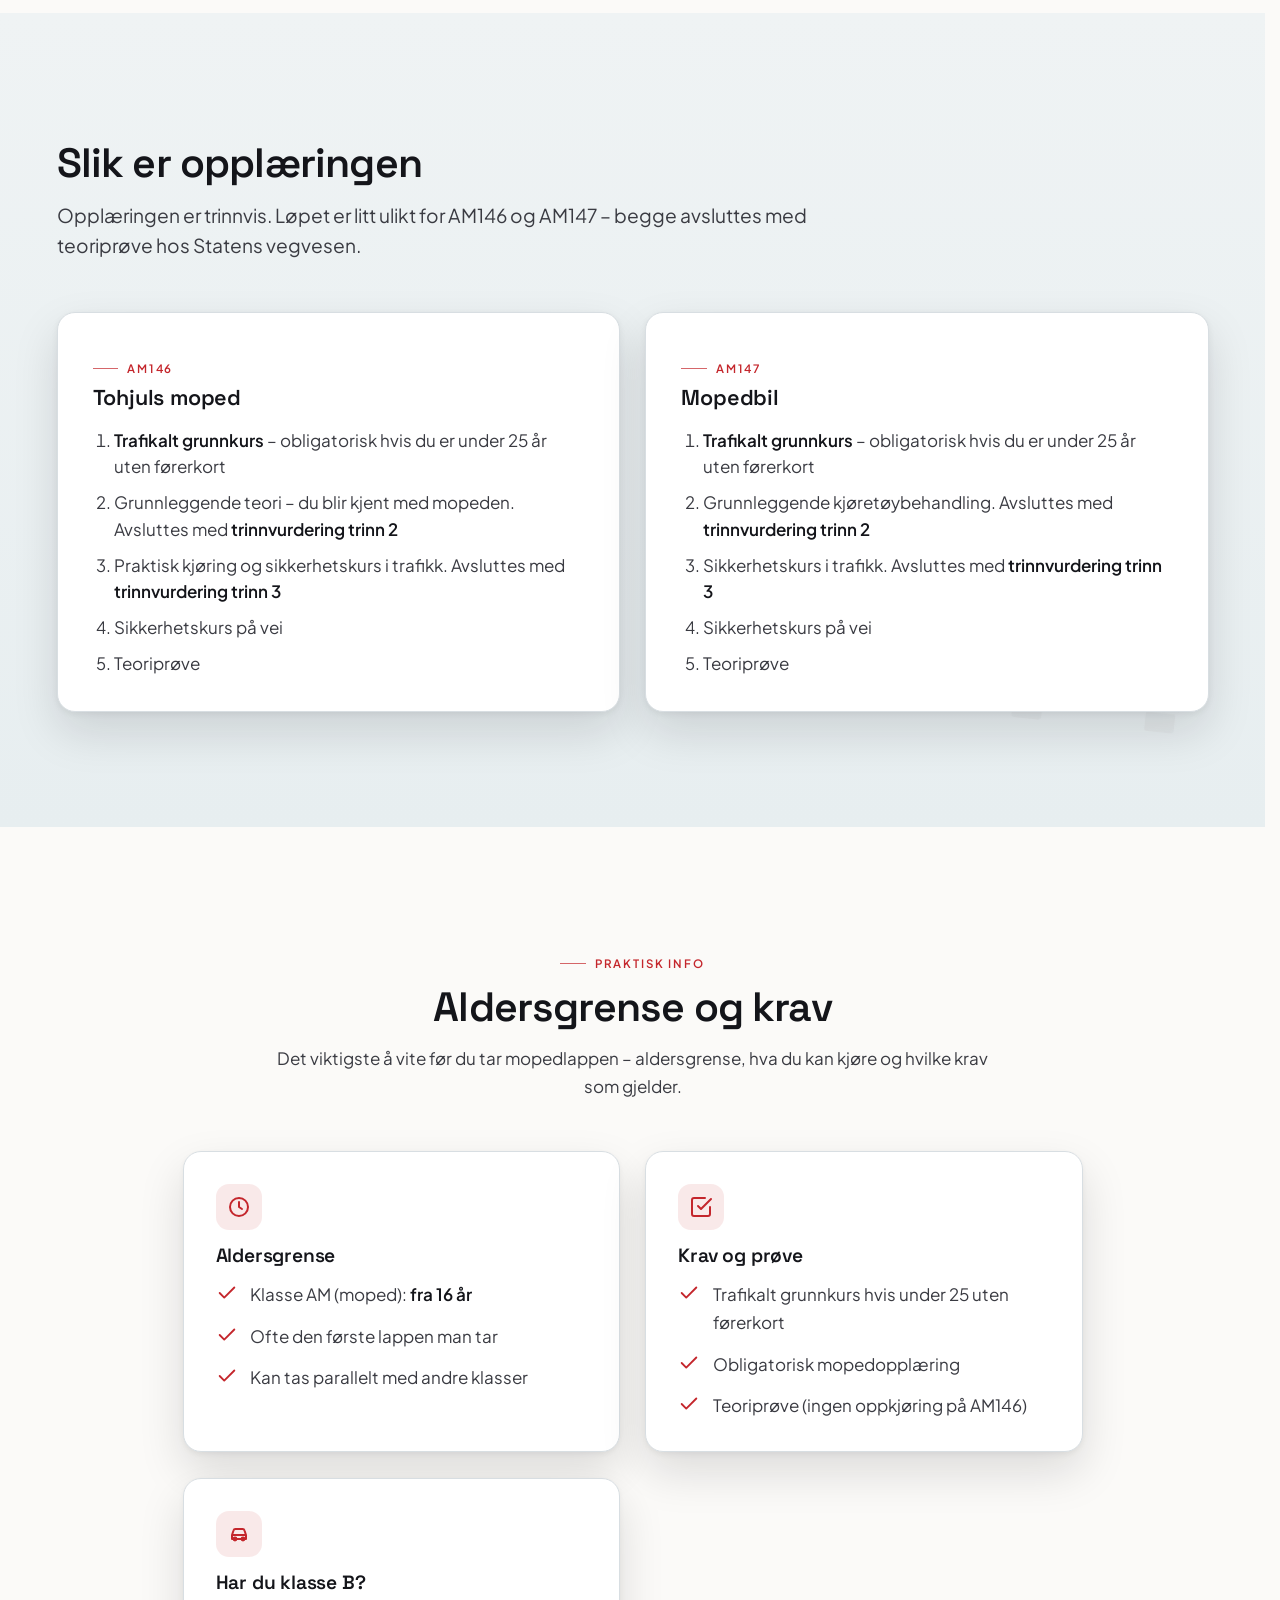
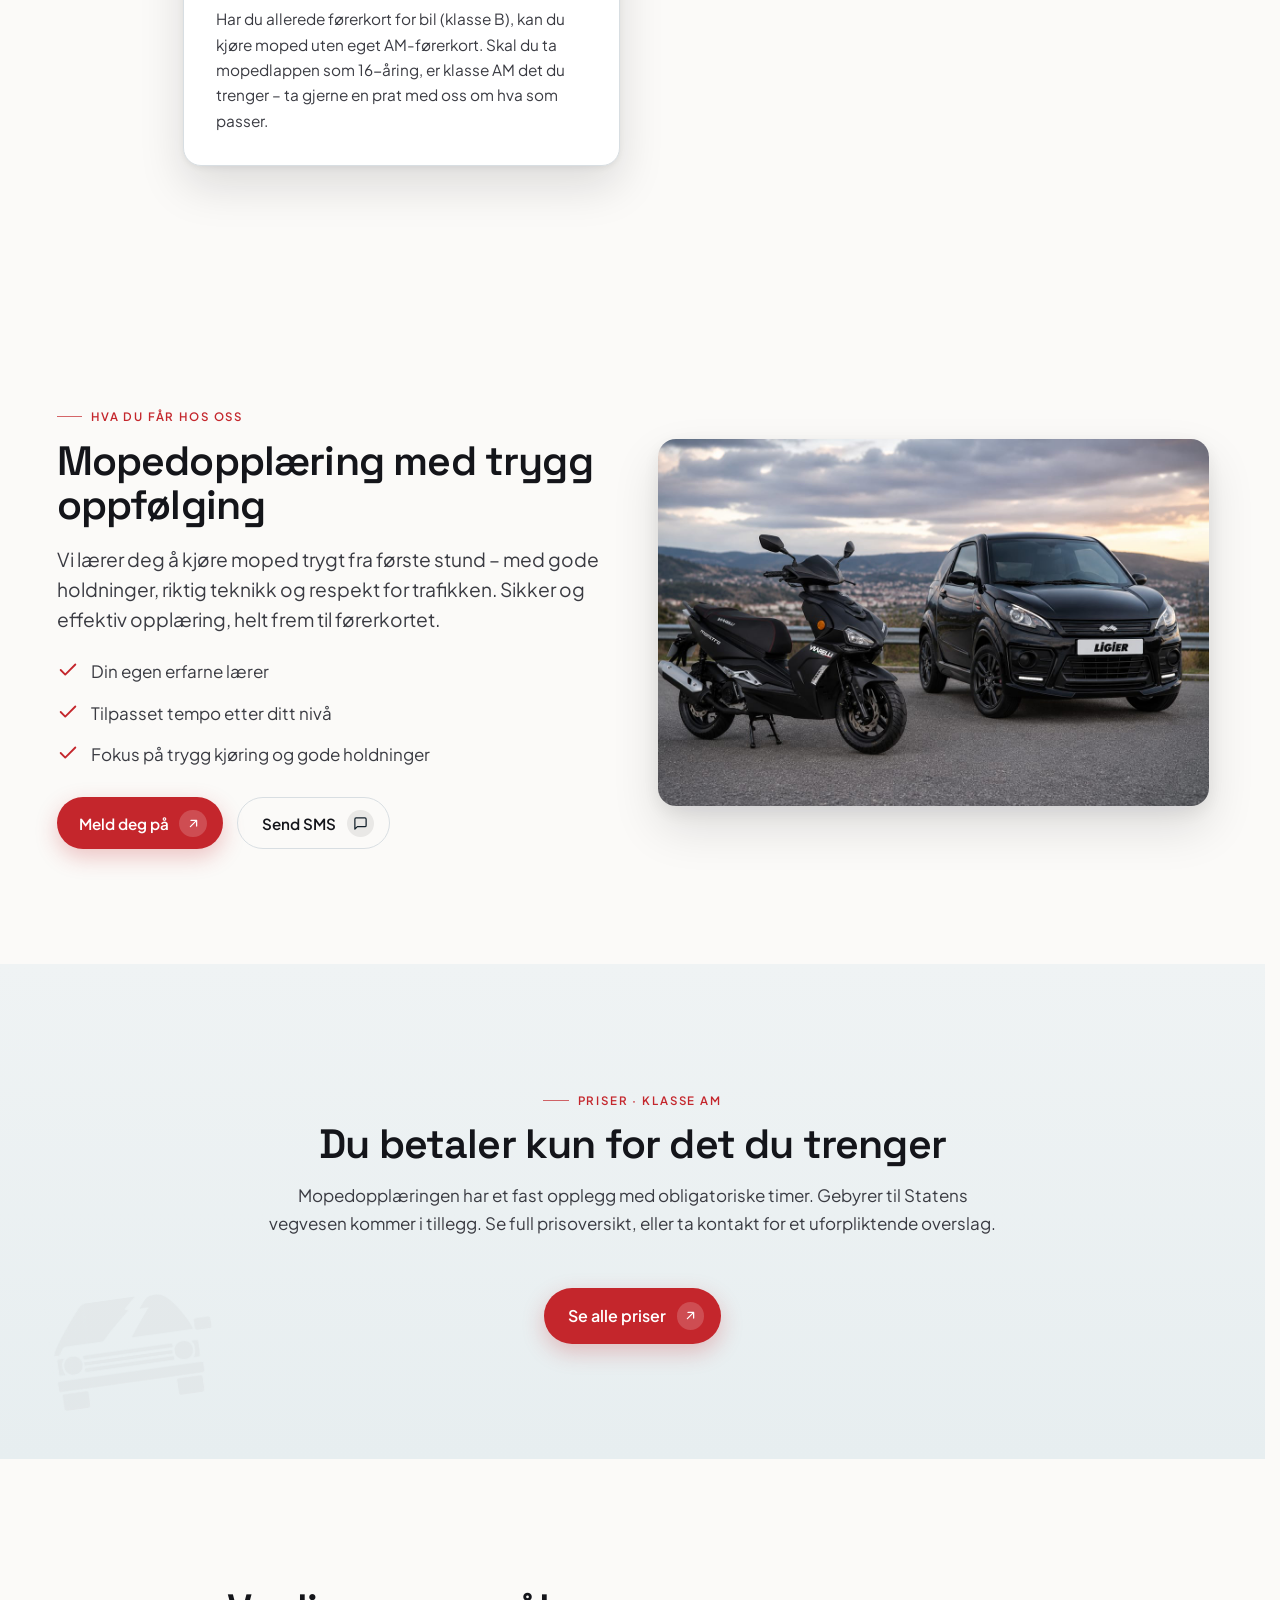
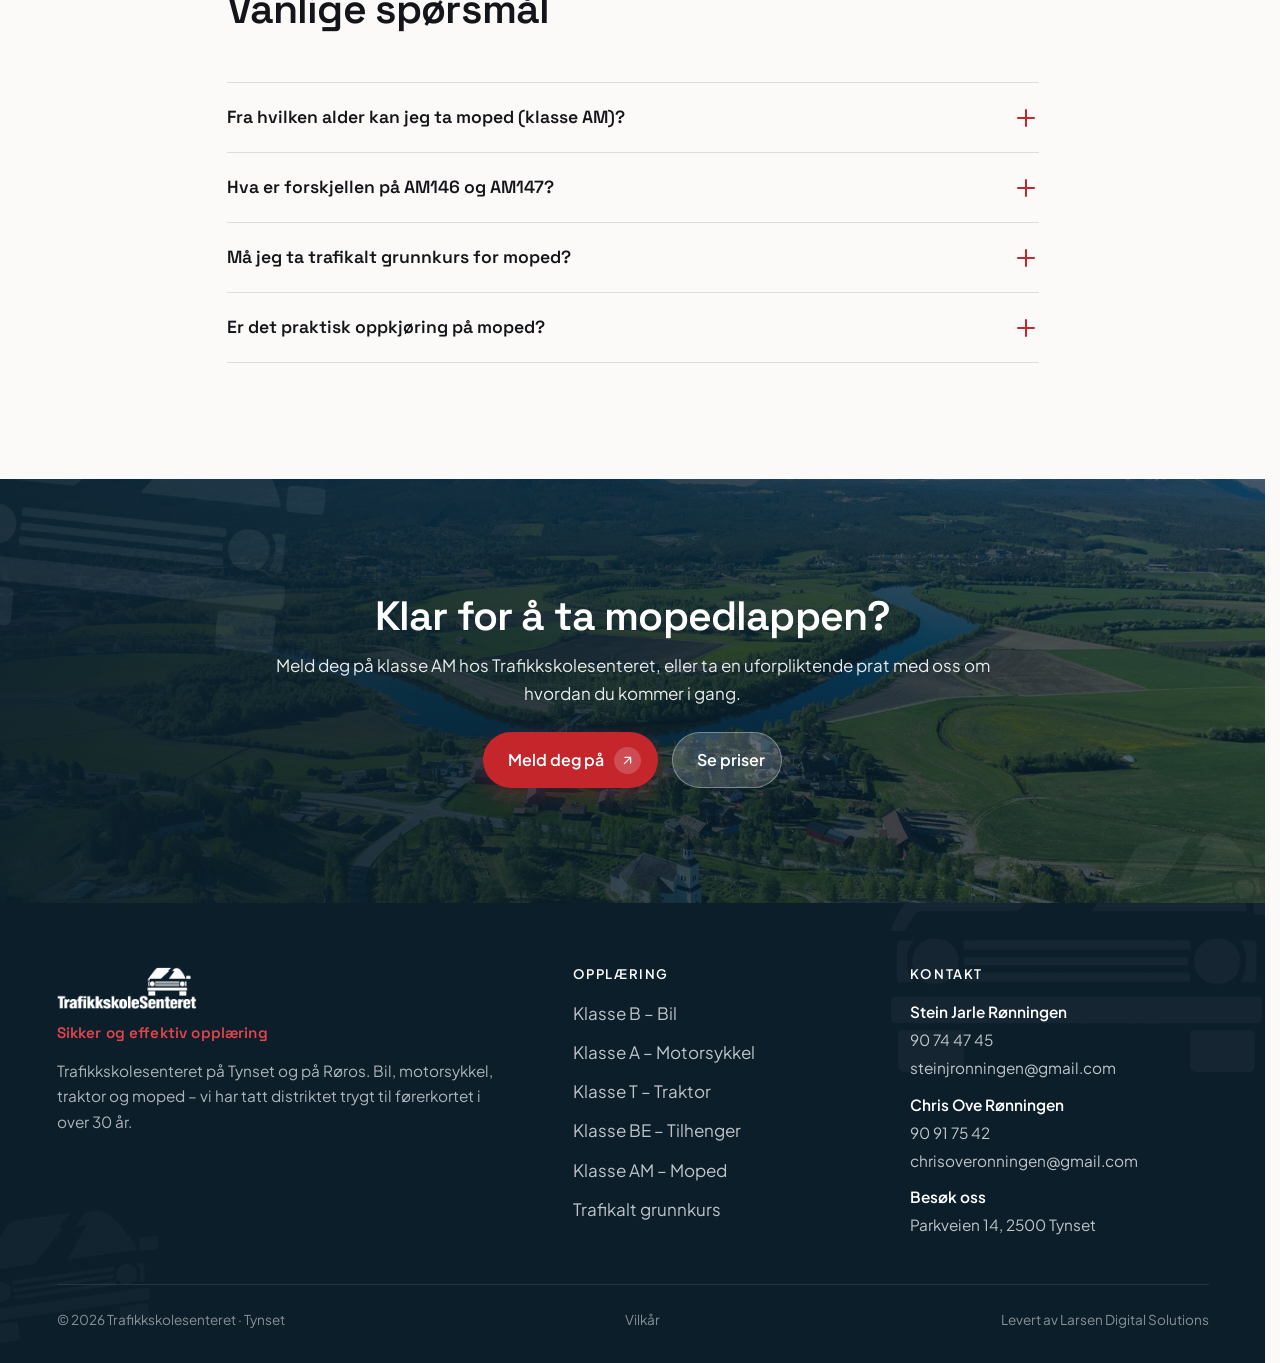
<file: klasse-am.html>
<!DOCTYPE html>
<html lang="nb">
<head>
  <meta charset="UTF-8">
  <meta name="viewport" content="width=device-width, initial-scale=1">
  <script>document.documentElement.classList.add('js')</script>
  <title>Klasse AM – moped (AM146 og AM147) | Trafikkskolesenteret Tynset</title>
  <meta name="description" content="Ta mopedlappen (klasse AM) hos Trafikkskolesenteret på Tynset og på Røros. Moped fra 16 år – tohjuls moped (AM146) og mopedbil (AM147). Sikker og effektiv opplæring.">
  <link rel="canonical" href="https://trafikkskolesenteret.no/klasse-am.html">
  <meta name="theme-color" content="#0C1E2A">
  <link rel="icon" type="image/png" href="img/favicon.png?v=5">
  <link rel="apple-touch-icon" href="img/favicon.png?v=5">
  <meta property="og:type" content="website">
  <meta property="og:site_name" content="Trafikkskolesenteret">
  <meta property="og:locale" content="nb_NO">
  <meta property="og:title" content="Klasse AM – moped (AM146 og AM147) | Trafikkskolesenteret">
  <meta property="og:description" content="Ta mopedlappen (klasse AM) på Tynset. Moped fra 16 år – tohjuls (AM146) og mopedbil (AM147).">
  <meta property="og:url" content="https://trafikkskolesenteret.no/klasse-am.html">
  <meta property="og:image" content="https://trafikkskolesenteret.no/img/moped-duo.jpg">
  <meta name="twitter:card" content="summary_large_image">
  <meta name="twitter:title" content="Klasse AM – moped (AM146 og AM147) | Trafikkskolesenteret">
  <meta name="twitter:description" content="Ta mopedlappen på Tynset. Moped fra 16 år – AM146 og AM147.">
  <meta name="twitter:image" content="https://trafikkskolesenteret.no/img/moped-duo.jpg">
  <link rel="stylesheet" href="css/styles.css?v=43">
  <script type="application/ld+json">{"@context":"https://schema.org","@type":"BreadcrumbList","itemListElement":[{"@type":"ListItem","position":1,"name":"Hjem","item":"https://trafikkskolesenteret.no/"},{"@type":"ListItem","position":2,"name":"Klasse AM – moped","item":"https://trafikkskolesenteret.no/klasse-am.html"}]}</script>
  <script type="application/ld+json">{"@context":"https://schema.org","@type":"FAQPage","mainEntity":[{"@type":"Question","name":"Fra hvilken alder kan jeg ta moped (klasse AM)?","acceptedAnswer":{"@type":"Answer","text":"Du kan ta mopedlappen (klasse AM) fra du fyller 16 år. For mange er det den første lappen de tar."}},{"@type":"Question","name":"Hva er forskjellen på AM146 og AM147?","acceptedAnswer":{"@type":"Answer","text":"AM146 er tohjuls moped, og moped på tre eller fire hjul med egenvekt under 150 kg. AM147 dekker mopedbil og tyngre moped på tre eller fire hjul uten vektgrense. Begge har toppfart inntil 45 km/t og aldersgrense 16 år."}},{"@type":"Question","name":"Må jeg ta trafikalt grunnkurs for moped?","acceptedAnswer":{"@type":"Answer","text":"Har du ikke førerkort fra før og er under 25 år, må du ta trafikalt grunnkurs først. Har du allerede klasse B, kan du kjøre moped uten eget AM-førerkort."}},{"@type":"Question","name":"Er det praktisk oppkjøring på moped?","acceptedAnswer":{"@type":"Answer","text":"På tohjuls moped (AM146) er det ingen praktisk oppkjøring. Du får førerkortet etter fullført obligatorisk opplæring og bestått teoriprøve hos Statens vegvesen. Det praktiske øver du under opplæringen."}}]}</script>
  <script type="application/ld+json">{"@context":"https://schema.org","@type":"Service","name":"Klasse AM – mopedopplæring på Tynset","serviceType":"Føreropplæring moped (klasse AM146 og AM147)","provider":{"@type":"LocalBusiness","name":"Trafikkskolesenteret Tynset AS","@id":"https://trafikkskolesenteret.no/#trafikkskole"},"areaServed":{"@type":"City","name":"Tynset"},"url":"https://trafikkskolesenteret.no/klasse-am.html","description":"Mopedopplæring for førerkort klasse AM på Tynset. Tohjuls moped (AM146) og mopedbil (AM147), fra 16 år."}</script>
  <style>
    .prices { display: grid; gap: clamp(1.1rem, 2vw, 1.5rem); }
    @media (min-width: 780px) { .prices { grid-template-columns: 1fr 1fr; align-items: start; } }
    .pcat { background: var(--surface); border: 1px solid var(--hairline-soft); border-radius: var(--r-card); box-shadow: var(--shadow-sm); overflow: hidden; }
    .pcat__h { font-family: var(--font-display); font-weight: 700; font-size: .78rem; letter-spacing: .12em; text-transform: uppercase; color: #fff; background: var(--bg-deep); padding: .9rem 1.35rem; }
    .prow { display: flex; align-items: center; justify-content: space-between; gap: 1rem; padding: 1rem 1.35rem; }
    .prow + .prow { border-top: 1px solid var(--hairline-soft); }
    .prow__nm { font-weight: 600; color: var(--ink); display: flex; flex-direction: column; gap: .18rem; line-height: 1.3; }
    .prow__nm small { font-weight: 500; font-size: .82rem; color: var(--muted); }
    .prow__pr { font-family: var(--font-display); font-weight: 700; font-size: 1.04rem; white-space: nowrap; color: var(--ink); }
    .price-note { font-size: .88rem; color: var(--muted); }
  </style>
</head>
<body>
  <a href="#hovedinnhold" class="skip-link">Hopp til innhold</a>

  <!-- ===================== NAV ===================== -->
  <header class="nav">
    <div class="container nav__inner">
      <a class="brand" href="index.html" aria-label="Trafikkskolesenteret, forside"><img decoding="async" class="brand__logo" src="img/logo.png?v=1" alt="Trafikkskolesenteret"></a>

      <nav class="nav__links" aria-label="Hovedmeny">
        <a href="index.html">Hjem</a>
        <div class="has-dd">
          <button class="dd__btn" aria-haspopup="true" aria-expanded="false" aria-current="page">Opplæring
            <svg viewBox="0 0 24 24" fill="none" stroke="currentColor" stroke-width="2.4" stroke-linecap="round" stroke-linejoin="round" aria-hidden="true"><path d="m6 9 6 6 6-6"/></svg>
          </button>
          <div class="dd__panel" role="menu">
            <a href="klasse-b.html" role="menuitem"><span class="dd__ic"><svg viewBox="0 0 24 24" fill="none" stroke="currentColor" stroke-width="2" stroke-linecap="round" stroke-linejoin="round"><path d="M5 13l1.5-4.5A2 2 0 0 1 8.4 7h7.2a2 2 0 0 1 1.9 1.5L19 13M5 13h14v4H5z"/><circle cx="8" cy="17" r="1.4"/><circle cx="16" cy="17" r="1.4"/></svg></span><span><b>Klasse B – Bil</b><span>Manuell eller automat</span></span></a>
            <a href="klasse-a-mc.html" role="menuitem"><span class="dd__ic"><svg viewBox="0 0 24 24" fill="none" stroke="currentColor" stroke-width="2" stroke-linecap="round" stroke-linejoin="round"><circle cx="5" cy="16" r="3.2"/><circle cx="19" cy="16" r="3.2"/><path d="M8.2 16h4.3l3-5.5H14l-2-2H8"/><path d="M15.5 10.5 17.5 16"/></svg></span><span><b>Klasse A – Motorsykkel</b><span>Lett, mellomtung og tung</span></span></a>
            <a href="klasse-t.html" role="menuitem"><span class="dd__ic"><svg viewBox="0 0 24 24" fill="none" stroke="currentColor" stroke-width="2" stroke-linecap="round" stroke-linejoin="round"><circle cx="7" cy="16" r="4"/><circle cx="18" cy="17" r="3"/><path d="M7 12V6h4l2 6M11 16h4M15 17V8h5"/></svg></span><span><b>Klasse T – Traktor</b><span>Traktor og redskap</span></span></a>
            <a href="klasse-be.html" role="menuitem"><span class="dd__ic"><svg viewBox="0 0 24 24" fill="none" stroke="currentColor" stroke-width="2" stroke-linecap="round" stroke-linejoin="round"><path d="M3 8h9v6H3zM12 11h6l3 3v0h-9z"/><circle cx="7" cy="17" r="1.6"/><circle cx="17" cy="17" r="1.6"/></svg></span><span><b>Klasse BE</b><span>Bil med tilhenger</span></span></a>
            <a href="klasse-am.html" role="menuitem"><span class="dd__ic"><svg viewBox="0 0 24 24" fill="none" stroke="currentColor" stroke-width="2" stroke-linecap="round" stroke-linejoin="round"><circle cx="5.5" cy="16" r="3"/><circle cx="18.5" cy="16" r="3"/><path d="M8.5 16h7l2-6h2M17.5 10 16 6h-3M5.5 16 8 11h6"/></svg></span><span><b>Klasse AM – Moped</b><span>Moped fra 16 år</span></span></a>
            <a href="trafikalt-grunnkurs.html" role="menuitem"><span class="dd__ic"><svg viewBox="0 0 24 24" fill="none" stroke="currentColor" stroke-width="2" stroke-linecap="round" stroke-linejoin="round"><path d="M9 11l3 3L22 4"/><path d="M21 12v7a2 2 0 0 1-2 2H5a2 2 0 0 1-2-2V5a2 2 0 0 1 2-2h11"/></svg></span><span><b>Trafikalt grunnkurs</b><span>Obligatorisk førstesteg</span></span></a>
          </div>
        </div>
        <a href="priser.html">Priser</a>
        <a href="om-oss.html">Om oss</a>
        <a href="kontakt.html">Kontakt</a>
      </nav>

      <div class="nav__cta">
        <a class="btn btn--primary" href="kontakt.html">Meld deg på
          <span class="btn__icon" aria-hidden="true"><svg viewBox="0 0 24 24" fill="none" stroke="currentColor" stroke-width="2" stroke-linecap="round" stroke-linejoin="round"><path d="M7 17 17 7M8 7h9v9"/></svg></span>
        </a>
      </div>

      <button class="nav__burger" aria-label="Åpne meny" aria-expanded="false" aria-controls="mobilmeny">
        <span></span><span></span><span></span>
      </button>
    </div>
  </header>

  <!-- mobilmeny -->
  <div class="mobile-menu" id="mobilmeny">
    <a class="m-link" href="index.html">Hjem</a>
    <span class="m-link" style="cursor:default;opacity:.7">Opplæring</span>
    <div class="m-sub">
      <a href="klasse-b.html">Klasse B – Bil</a>
      <a href="klasse-a-mc.html">Klasse A – MC</a>
      <a href="klasse-t.html">Klasse T – Traktor</a>
      <a href="klasse-be.html">Klasse BE – Tilhenger</a>
      <a href="klasse-am.html">Klasse AM – Moped</a>
      <a href="trafikalt-grunnkurs.html">Trafikalt grunnkurs</a>
    </div>
    <a class="m-link" href="priser.html">Priser</a>
    <a class="m-link" href="om-oss.html">Om oss</a>
    <a class="m-link" href="kontakt.html">Kontakt</a>
    <div class="mobile-menu__foot">
      <a class="btn btn--primary btn--block" href="kontakt.html">Meld deg på
        <span class="btn__icon" aria-hidden="true"><svg viewBox="0 0 24 24" fill="none" stroke="currentColor" stroke-width="2" stroke-linecap="round" stroke-linejoin="round"><path d="M7 17 17 7M8 7h9v9"/></svg></span>
      </a>
    </div>
  </div>

  <main id="hovedinnhold">

    <!-- ===================== SUBHERO ===================== -->
    <section class="subhero">
      <div class="subhero__bg" aria-hidden="true"><img decoding="async" src="img/road.jpg" alt="" width="1920" height="900"></div>
      <div class="subhero__scrim" aria-hidden="true"></div>
      <span data-nav-sentinel style="position:absolute;top:60px;height:1px;width:1px"></span>
      <div class="container">
        <nav class="crumbs" aria-label="Brødsmuler"><a href="index.html">Hjem</a><span>›</span> Klasse AM – moped</nav>
        <span class="eyebrow">Klasse AM · Moped</span>
        <h1 style="margin-top:1.1rem">Ta mopedlappen – klasse AM</h1>
        <p class="lead">Klasse AM er mopedlappen – for mange den aller første lappen. Fra du fyller 16 år kan du kjøre tohjuls moped (AM146) eller mopedbil (AM147). Hos Trafikkskolesenteret gir vi deg sikker og effektiv opplæring, helt frem til førerkortet.</p>
        <p class="avail"><svg viewBox="0 0 24 24" fill="none" stroke="currentColor" stroke-width="2" stroke-linecap="round" stroke-linejoin="round" aria-hidden="true"><path d="M12 21s-7-6.5-7-11a7 7 0 0 1 14 0c0 4.5-7 11-7 11Z"/><circle cx="12" cy="10" r="2.5"/></svg>Tilbys ved vårt kontor på Tynset</p>
        <div class="btn-row"><a class="btn btn--primary" href="kontakt.html">Meld deg på<span class="btn__icon" aria-hidden="true"><svg viewBox="0 0 24 24" fill="none" stroke="currentColor" stroke-width="2" stroke-linecap="round" stroke-linejoin="round"><path d="M7 17 17 7M8 7h9v9"/></svg></span></a><a class="btn btn--glass" href="priser.html">Se priser<span class="btn__icon" aria-hidden="true"><svg viewBox="0 0 24 24" fill="none" stroke="currentColor" stroke-width="2" stroke-linecap="round" stroke-linejoin="round"><path d="M5 12h14M13 6l6 6-6 6"/></svg></span></a></div>
      </div>
    </section>

    <!-- ===================== HVA GIR KLASSE AM ===================== -->
    <section class="section">
      <div class="container">
        <div class="section-head reveal"><h2>To klasser moped – AM146 og AM147</h2><p class="lead">Moped deles i to klasser med hver sin oppkjøring. Begge har en toppfart på inntil 45 km/t – <strong>det som skiller dem er hva slags kjøretøy du får kjøre</strong>. (Kilde: Statens vegvesen.)</p></div>
        <div class="grid grid-2">
          <article class="card reveal" style="padding:clamp(1.6rem,3vw,2.2rem)">
            <span class="eyebrow">AM146</span>
            <h3 style="font-size:1.5rem;margin:.5rem 0 1rem">Tohjuls moped – og lette 3-/4-hjulinger</h3>
            <p style="margin-bottom:.9rem;font-weight:600;color:var(--ink)">Hva kan du kjøre:</p>
            <ul class="ticks">
              <li><svg viewBox="0 0 24 24" fill="none" stroke="currentColor" stroke-width="2" stroke-linecap="round" stroke-linejoin="round" aria-hidden="true"><path d="M20 6 9 17l-5-5"/></svg><span>Tohjulsmoped – vanlig moped og scooter</span></li>
              <li><svg viewBox="0 0 24 24" fill="none" stroke="currentColor" stroke-width="2" stroke-linecap="round" stroke-linejoin="round" aria-hidden="true"><path d="M20 6 9 17l-5-5"/></svg><span>Moped på tre eller fire hjul med <strong>egenvekt under 150 kg</strong></span></li>
              <li><svg viewBox="0 0 24 24" fill="none" stroke="currentColor" stroke-width="2" stroke-linecap="round" stroke-linejoin="round" aria-hidden="true"><path d="M20 6 9 17l-5-5"/></svg><span>Toppfart <strong>inntil 45 km/t</strong></span></li>
            </ul>
          </article>
          <article class="card reveal" data-delay="1" style="padding:clamp(1.6rem,3vw,2.2rem)">
            <span class="eyebrow">AM147</span>
            <h3 style="font-size:1.5rem;margin:.5rem 0 1rem">Mopedbil – og tyngre 3-/4-hjulinger</h3>
            <p style="margin-bottom:.9rem;font-weight:600;color:var(--ink)">Hva kan du kjøre:</p>
            <ul class="ticks">
              <li><svg viewBox="0 0 24 24" fill="none" stroke="currentColor" stroke-width="2" stroke-linecap="round" stroke-linejoin="round" aria-hidden="true"><path d="M20 6 9 17l-5-5"/></svg><span><strong>Mopedbil</strong> – liten firehjuls moped med karosseri</span></li>
              <li><svg viewBox="0 0 24 24" fill="none" stroke="currentColor" stroke-width="2" stroke-linecap="round" stroke-linejoin="round" aria-hidden="true"><path d="M20 6 9 17l-5-5"/></svg><span>Moped på tre eller fire hjul <strong>uten vektgrense</strong> (også over 150 kg)</span></li>
              <li><svg viewBox="0 0 24 24" fill="none" stroke="currentColor" stroke-width="2" stroke-linecap="round" stroke-linejoin="round" aria-hidden="true"><path d="M20 6 9 17l-5-5"/></svg><span>Toppfart <strong>inntil 45 km/t</strong></span></li>
            </ul>
          </article>
        </div>
        <p class="measure" style="margin:1.7rem auto 0;text-align:center;background:rgba(196,38,44,.06);border:1px solid rgba(196,38,44,.16);border-radius:14px;padding:1rem 1.4rem;color:var(--ink-2);line-height:1.55"><strong style="color:var(--ink)">Forskjellen kort:</strong> Vekten og hjulene avgjør. <strong>AM146</strong> er vanlig moped og lette 3-/4-hjulinger under 150 kg. <strong>AM147</strong> er mopedbil og tyngre 3-/4-hjuls moped.</p>
        <p class="form__note" style="text-align:center;margin-top:1.2rem">Har du allerede klasse B (bil), kan du kjøre moped uten eget AM-førerkort. Skal du ta mopedlappen som 16-åring, er klasse AM det du trenger – ta gjerne en prat med oss.</p>
      </div>
    </section>

    <!-- ===================== DE FIRE TRINNENE ===================== -->
    <section class="section section--soft">
      <div class="container">
        <div class="section-head reveal"><h2>Slik er opplæringen</h2><p class="lead">Opplæringen er trinnvis. Løpet er litt ulikt for AM146 og AM147 – begge avsluttes med teoriprøve hos Statens vegvesen.</p></div>
        <div class="grid grid-2" style="align-items:start">
          <article class="card reveal" style="padding:clamp(1.6rem,3vw,2.2rem)">
            <span class="eyebrow">AM146</span>
            <h3 style="font-size:1.35rem;margin:.5rem 0 1.1rem">Tohjuls moped</h3>
            <ol style="margin:0;padding-left:1.35rem;line-height:1.55;color:var(--ink-2)">
              <li style="margin-bottom:.6rem"><strong style="color:var(--ink)">Trafikalt grunnkurs</strong> – obligatorisk hvis du er under 25 år uten førerkort</li>
              <li style="margin-bottom:.6rem">Grunnleggende teori – du blir kjent med mopeden. Avsluttes med <strong style="color:var(--ink)">trinnvurdering trinn 2</strong></li>
              <li style="margin-bottom:.6rem">Praktisk kjøring og sikkerhetskurs i trafikk. Avsluttes med <strong style="color:var(--ink)">trinnvurdering trinn 3</strong></li>
              <li style="margin-bottom:.6rem">Sikkerhetskurs på vei</li>
              <li>Teoriprøve</li>
            </ol>
          </article>
          <article class="card reveal" data-delay="1" style="padding:clamp(1.6rem,3vw,2.2rem)">
            <span class="eyebrow">AM147</span>
            <h3 style="font-size:1.35rem;margin:.5rem 0 1.1rem">Mopedbil</h3>
            <ol style="margin:0;padding-left:1.35rem;line-height:1.55;color:var(--ink-2)">
              <li style="margin-bottom:.6rem"><strong style="color:var(--ink)">Trafikalt grunnkurs</strong> – obligatorisk hvis du er under 25 år uten førerkort</li>
              <li style="margin-bottom:.6rem">Grunnleggende kjøretøybehandling. Avsluttes med <strong style="color:var(--ink)">trinnvurdering trinn 2</strong></li>
              <li style="margin-bottom:.6rem">Sikkerhetskurs i trafikk. Avsluttes med <strong style="color:var(--ink)">trinnvurdering trinn 3</strong></li>
              <li style="margin-bottom:.6rem">Sikkerhetskurs på vei</li>
              <li>Teoriprøve</li>
            </ol>
          </article>
        </div>
      </div>
    </section>

    <!-- ===================== PRAKTISK INFO ===================== -->
    <section class="section" id="praktisk">
      <div class="container">
        <div class="section-head section-head--center reveal">
          <span class="eyebrow eyebrow--center">Praktisk info</span>
          <h2>Aldersgrense og krav</h2>
          <p class="measure" style="margin:.9rem auto 0">Det viktigste å vite før du tar mopedlappen – aldersgrense, hva du kan kjøre og hvilke krav som gjelder.</p>
        </div>
        <div class="grid grid-2 reveal" style="max-width:900px;margin-inline:auto">
          <article class="card" style="padding:clamp(1.5rem,2.8vw,2rem)">
            <div style="width:46px;height:46px;border-radius:13px;display:grid;place-items:center;background:rgba(196,38,44,.1);color:var(--accent);margin-bottom:1rem"><svg viewBox="0 0 24 24" width="24" height="24" fill="none" stroke="currentColor" stroke-width="2" stroke-linecap="round" stroke-linejoin="round" aria-hidden="true"><circle cx="12" cy="12" r="9"/><path d="M12 7v5l3 2"/></svg></div>
            <h3 style="font-size:1.2rem;margin-bottom:.8rem">Aldersgrense</h3>
            <ul class="ticks" style="margin:0">
              <li><svg viewBox="0 0 24 24" fill="none" stroke="currentColor" stroke-width="2" stroke-linecap="round" stroke-linejoin="round" aria-hidden="true"><path d="M20 6 9 17l-5-5"/></svg><span>Klasse AM (moped): <strong>fra 16 år</strong></span></li>
              <li><svg viewBox="0 0 24 24" fill="none" stroke="currentColor" stroke-width="2" stroke-linecap="round" stroke-linejoin="round" aria-hidden="true"><path d="M20 6 9 17l-5-5"/></svg><span>Ofte den første lappen man tar</span></li>
              <li><svg viewBox="0 0 24 24" fill="none" stroke="currentColor" stroke-width="2" stroke-linecap="round" stroke-linejoin="round" aria-hidden="true"><path d="M20 6 9 17l-5-5"/></svg><span>Kan tas parallelt med andre klasser</span></li>
            </ul>
          </article>
          <article class="card" style="padding:clamp(1.5rem,2.8vw,2rem)">
            <div style="width:46px;height:46px;border-radius:13px;display:grid;place-items:center;background:rgba(196,38,44,.1);color:var(--accent);margin-bottom:1rem"><svg viewBox="0 0 24 24" width="24" height="24" fill="none" stroke="currentColor" stroke-width="2" stroke-linecap="round" stroke-linejoin="round" aria-hidden="true"><path d="M9 11l3 3L22 4"/><path d="M21 12v7a2 2 0 0 1-2 2H5a2 2 0 0 1-2-2V5a2 2 0 0 1 2-2h11"/></svg></div>
            <h3 style="font-size:1.2rem;margin-bottom:.8rem">Krav og prøve</h3>
            <ul class="ticks" style="margin:0">
              <li><svg viewBox="0 0 24 24" fill="none" stroke="currentColor" stroke-width="2" stroke-linecap="round" stroke-linejoin="round" aria-hidden="true"><path d="M20 6 9 17l-5-5"/></svg><span>Trafikalt grunnkurs hvis under 25 uten førerkort</span></li>
              <li><svg viewBox="0 0 24 24" fill="none" stroke="currentColor" stroke-width="2" stroke-linecap="round" stroke-linejoin="round" aria-hidden="true"><path d="M20 6 9 17l-5-5"/></svg><span>Obligatorisk mopedopplæring</span></li>
              <li><svg viewBox="0 0 24 24" fill="none" stroke="currentColor" stroke-width="2" stroke-linecap="round" stroke-linejoin="round" aria-hidden="true"><path d="M20 6 9 17l-5-5"/></svg><span>Teoriprøve (ingen oppkjøring på AM146)</span></li>
            </ul>
          </article>
          <article class="card" style="padding:clamp(1.5rem,2.8vw,2rem)">
            <div style="width:46px;height:46px;border-radius:13px;display:grid;place-items:center;background:rgba(196,38,44,.1);color:var(--accent);margin-bottom:1rem"><svg viewBox="0 0 24 24" width="24" height="24" fill="none" stroke="currentColor" stroke-width="2" stroke-linecap="round" stroke-linejoin="round" aria-hidden="true"><path d="M5 13l1.5-4.5A2 2 0 0 1 8.4 7h7.2a2 2 0 0 1 1.9 1.5L19 13M5 13h14v4H5z"/><circle cx="8" cy="17" r="1.4"/><circle cx="16" cy="17" r="1.4"/></svg></div>
            <h3 style="font-size:1.2rem;margin-bottom:.8rem">Har du klasse B?</h3>
            <p style="font-size:.96rem">Har du allerede førerkort for bil (klasse B), kan du kjøre moped uten eget AM-førerkort. Skal du ta mopedlappen som 16-åring, er klasse AM det du trenger – ta gjerne en prat med oss om hva som passer.</p>
          </article>
        </div>
      </div>
    </section>

    <!-- ===================== HVA DU FÅR HOS OSS ===================== -->
    <section class="section">
      <div class="container">
        <div class="split">
          <div class="reveal">
            <span class="eyebrow">Hva du får hos oss</span>
            <h2 style="margin-top:.8rem">Mopedopplæring med trygg oppfølging</h2>
            <p class="lead" style="margin-top:1rem">Vi lærer deg å kjøre moped trygt fra første stund – med gode holdninger, riktig teknikk og respekt for trafikken. Sikker og effektiv opplæring, helt frem til førerkortet.</p>
            <ul class="ticks" style="margin-top:1.4rem">
              <li><svg viewBox="0 0 24 24" fill="none" stroke="currentColor" stroke-width="2" stroke-linecap="round" stroke-linejoin="round" aria-hidden="true"><path d="M20 6 9 17l-5-5"/></svg><span>Din egen erfarne lærer</span></li>
              <li><svg viewBox="0 0 24 24" fill="none" stroke="currentColor" stroke-width="2" stroke-linecap="round" stroke-linejoin="round" aria-hidden="true"><path d="M20 6 9 17l-5-5"/></svg><span>Tilpasset tempo etter ditt nivå</span></li>
              <li><svg viewBox="0 0 24 24" fill="none" stroke="currentColor" stroke-width="2" stroke-linecap="round" stroke-linejoin="round" aria-hidden="true"><path d="M20 6 9 17l-5-5"/></svg><span>Fokus på trygg kjøring og gode holdninger</span></li>
            </ul>
            <div class="btn-row" style="margin-top:1.8rem"><a class="btn btn--primary" href="kontakt.html">Meld deg på<span class="btn__icon" aria-hidden="true"><svg viewBox="0 0 24 24" fill="none" stroke="currentColor" stroke-width="2" stroke-linecap="round" stroke-linejoin="round"><path d="M7 17 17 7M8 7h9v9"/></svg></span></a><a class="btn btn--ghost" href="sms:+4790744745">Send SMS<span class="btn__icon" aria-hidden="true"><svg viewBox="0 0 24 24" fill="none" stroke="currentColor" stroke-width="2" stroke-linecap="round" stroke-linejoin="round"><path d="M21 15a2 2 0 0 1-2 2H7l-4 4V5a2 2 0 0 1 2-2h14a2 2 0 0 1 2 2z"/></svg></span></a></div>
          </div>
          <div class="reveal" data-delay="1">
            <div style="border-radius:var(--r-card);overflow:hidden;box-shadow:var(--shadow-md);aspect-ratio:3/2">
              <img decoding="async" src="img/moped-duo.jpg" alt="Moped (Viarelli) og mopedbil (Ligier) – klasse AM hos Trafikkskolesenteret" loading="lazy" width="1536" height="1024" style="width:100%;height:100%;object-fit:cover;display:block">
            </div>
          </div>
        </div>
      </div>
    </section>

    <!-- ===================== PRISER (teaser) ===================== -->
    <section class="section section--soft" id="priser">
      <div class="container">
        <div class="section-head section-head--center reveal">
          <span class="eyebrow eyebrow--center">Priser · klasse AM</span>
          <h2>Du betaler kun for det du trenger</h2>
          <p class="measure" style="margin:.9rem auto 0">Mopedopplæringen har et fast opplegg med obligatoriske timer. Gebyrer til Statens vegvesen kommer i tillegg. Se full prisoversikt, eller ta kontakt for et uforpliktende overslag.</p>
        </div>
        <div class="center reveal" style="margin-top:1.8rem">
          <a class="btn btn--primary btn--lg" href="priser.html">Se alle priser<span class="btn__icon" aria-hidden="true"><svg viewBox="0 0 24 24" fill="none" stroke="currentColor" stroke-width="2" stroke-linecap="round" stroke-linejoin="round"><path d="M7 17 17 7M8 7h9v9"/></svg></span></a>
        </div>
      </div>
    </section>

    <!-- ===================== FAQ ===================== -->
    <section class="section">
      <div class="container container--narrow">
        <div class="section-head reveal"><h2>Vanlige spørsmål</h2></div>
        <div class="faq reveal">
          <details id="sp-alder"><summary>Fra hvilken alder kan jeg ta moped (klasse AM)? <span class="faq__icon" aria-hidden="true"></span></summary><div class="faq__body"><p>Du kan ta mopedlappen (klasse AM) fra du fyller 16 år. For mange er det den første lappen de tar.</p></div></details>
          <details id="sp-kjore"><summary>Hva er forskjellen på AM146 og AM147? <span class="faq__icon" aria-hidden="true"></span></summary><div class="faq__body"><p>AM146 er tohjuls moped, og moped på tre eller fire hjul med egenvekt under 150 kg. AM147 dekker mopedbil og tyngre moped på tre eller fire hjul uten vektgrense. Begge har toppfart inntil 45 km/t og aldersgrense 16 år.</p></div></details>
          <details id="sp-tgk"><summary>Må jeg ta trafikalt grunnkurs for moped? <span class="faq__icon" aria-hidden="true"></span></summary><div class="faq__body"><p>Har du ikke førerkort fra før og er under 25 år, må du ta trafikalt grunnkurs først. Har du allerede klasse B, kan du kjøre moped uten eget AM-førerkort.</p></div></details>
          <details id="sp-oppl"><summary>Er det praktisk oppkjøring på moped? <span class="faq__icon" aria-hidden="true"></span></summary><div class="faq__body"><p>På tohjuls moped (AM146) er det ingen praktisk oppkjøring. Du får førerkortet etter fullført obligatorisk opplæring og bestått teoriprøve hos Statens vegvesen. Det praktiske øver du under opplæringen. Se <a href="priser.html">prissiden vår</a> for mer.</p></div></details>
        </div>
      </div>
    </section>

    <!-- ===================== CTA-BAND ===================== -->
    <section class="cta-band section reveal">
      <div class="cta-band__bg" aria-hidden="true"><img decoding="async" src="img/tynset-sommer.jpg" alt=""></div>
      <div class="cta-band__scrim" aria-hidden="true"></div>
      <div class="container center">
        <h2>Klar for å ta mopedlappen?</h2>
        <p class="measure" style="margin:.8rem auto 1.6rem">Meld deg på klasse AM hos Trafikkskolesenteret, eller ta en uforpliktende prat med oss om hvordan du kommer i gang.</p>
        <div class="btn-row" style="justify-content:center">
          <a class="btn btn--primary btn--lg" href="kontakt.html">Meld deg på<span class="btn__icon" aria-hidden="true"><svg viewBox="0 0 24 24" fill="none" stroke="currentColor" stroke-width="2" stroke-linecap="round" stroke-linejoin="round"><path d="M7 17 17 7M8 7h9v9"/></svg></span></a>
          <a class="btn btn--glass btn--lg" href="priser.html">Se priser</a>
        </div>
      </div>
    </section>

  </main>

  <!-- ===================== FOOTER ===================== -->
  <footer class="footer">
    <div class="container">
      <div class="footer__grid">
        <div>
          <a class="brand" href="index.html" aria-label="Trafikkskolesenteret, forside">
            <img decoding="async" class="brand__logo" src="img/logo.png?v=1" alt="Trafikkskolesenteret">
          </a>
          <p class="footer__tagline">Sikker og effektiv opplæring</p>
          <p class="footer__about">Trafikkskolesenteret på Tynset og på Røros. Bil, motorsykkel, traktor og moped – vi har tatt distriktet trygt til førerkortet i over 30 år.</p>
        </div>
        <div>
          <h4>Opplæring</h4>
          <ul>
            <li><a href="klasse-b.html">Klasse B – Bil</a></li>
            <li><a href="klasse-a-mc.html">Klasse A – Motorsykkel</a></li>
            <li><a href="klasse-t.html">Klasse T – Traktor</a></li>
            <li><a href="klasse-be.html">Klasse BE – Tilhenger</a></li>
            <li><a href="klasse-am.html">Klasse AM – Moped</a></li>
            <li><a href="trafikalt-grunnkurs.html">Trafikalt grunnkurs</a></li>
          </ul>
        </div>
        <div>
          <h4>Kontakt</h4>
          <ul class="footer__contact">
            <li style="flex-direction:column;align-items:flex-start;gap:.15rem"><b style="color:#fff;font-weight:600;margin-bottom:.05rem">Stein Jarle Rønningen</b><a href="tel:+4790744745">90 74 47 45</a><a href="mailto:steinjronningen@gmail.com" style="overflow-wrap:anywhere">steinjronningen@gmail.com</a></li><li style="flex-direction:column;align-items:flex-start;gap:.15rem"><b style="color:#fff;font-weight:600;margin-bottom:.05rem">Chris Ove Rønningen</b><a href="tel:+4790917542">90 91 75 42</a><a href="mailto:chrisoveronningen@gmail.com" style="overflow-wrap:anywhere">chrisoveronningen@gmail.com</a></li>
            <li style="flex-direction:column;align-items:flex-start;gap:.15rem"><b style="color:#fff;font-weight:600;margin-bottom:.05rem">Besøk oss</b><span style="line-height:1.5">Parkveien 14, 2500 Tynset</span></li>
          </ul>
        </div>
      </div>
      <div class="footer__bar">
        <span>© <span data-year>2026</span> Trafikkskolesenteret · Tynset</span>
        <a href="vilkar.html">Vilkår</a>
        <span>Levert av Larsen Digital Solutions</span>
      </div>
    </div>
  </footer>

  <!-- mobil sticky-bar -->
  <div class="mbar">
    <a class="btn btn--ghost" href="priser.html">Se priser</a>
    <a class="btn btn--primary" href="kontakt.html">Meld deg på
      <span class="btn__icon" aria-hidden="true"><svg viewBox="0 0 24 24" fill="none" stroke="currentColor" stroke-width="2" stroke-linecap="round" stroke-linejoin="round"><path d="M7 17 17 7M8 7h9v9"/></svg></span>
    </a>
  </div>

  <script src="js/main.js?v=13" defer></script>
</body>
</html>
</file>
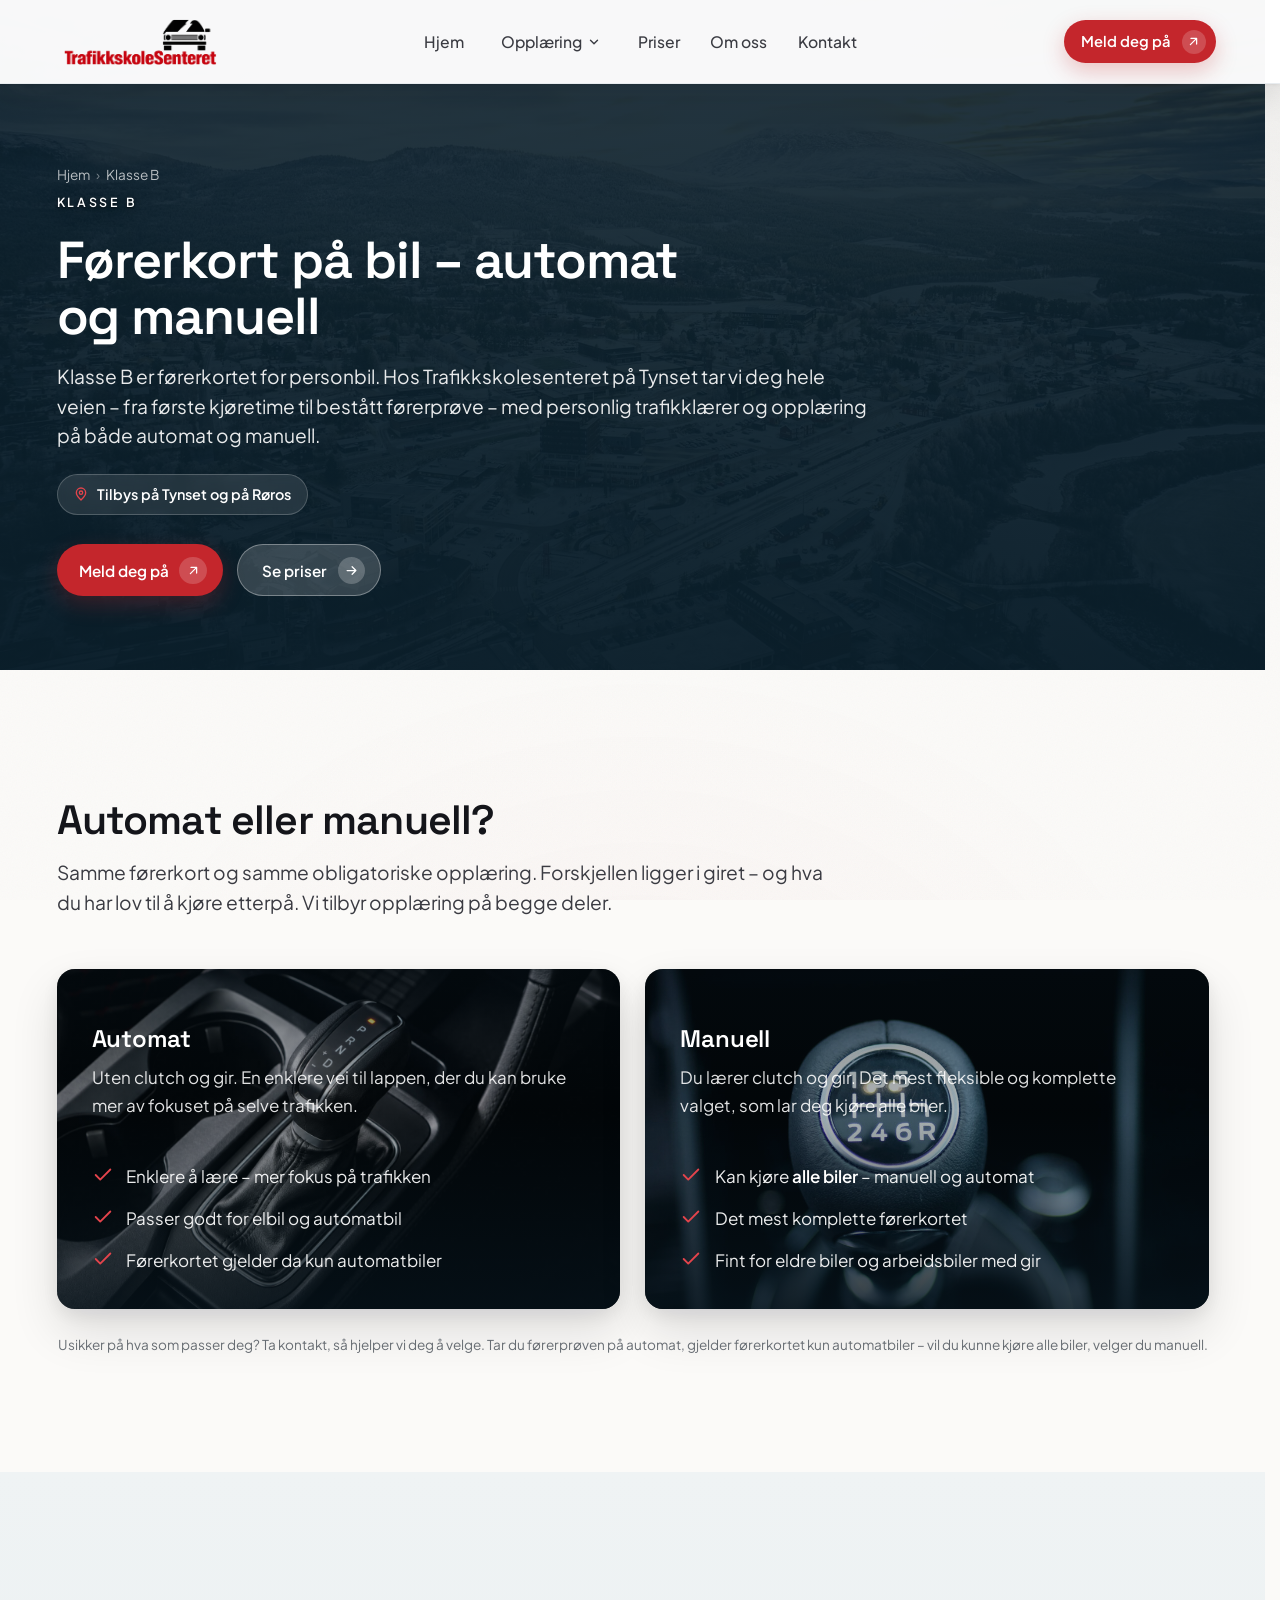
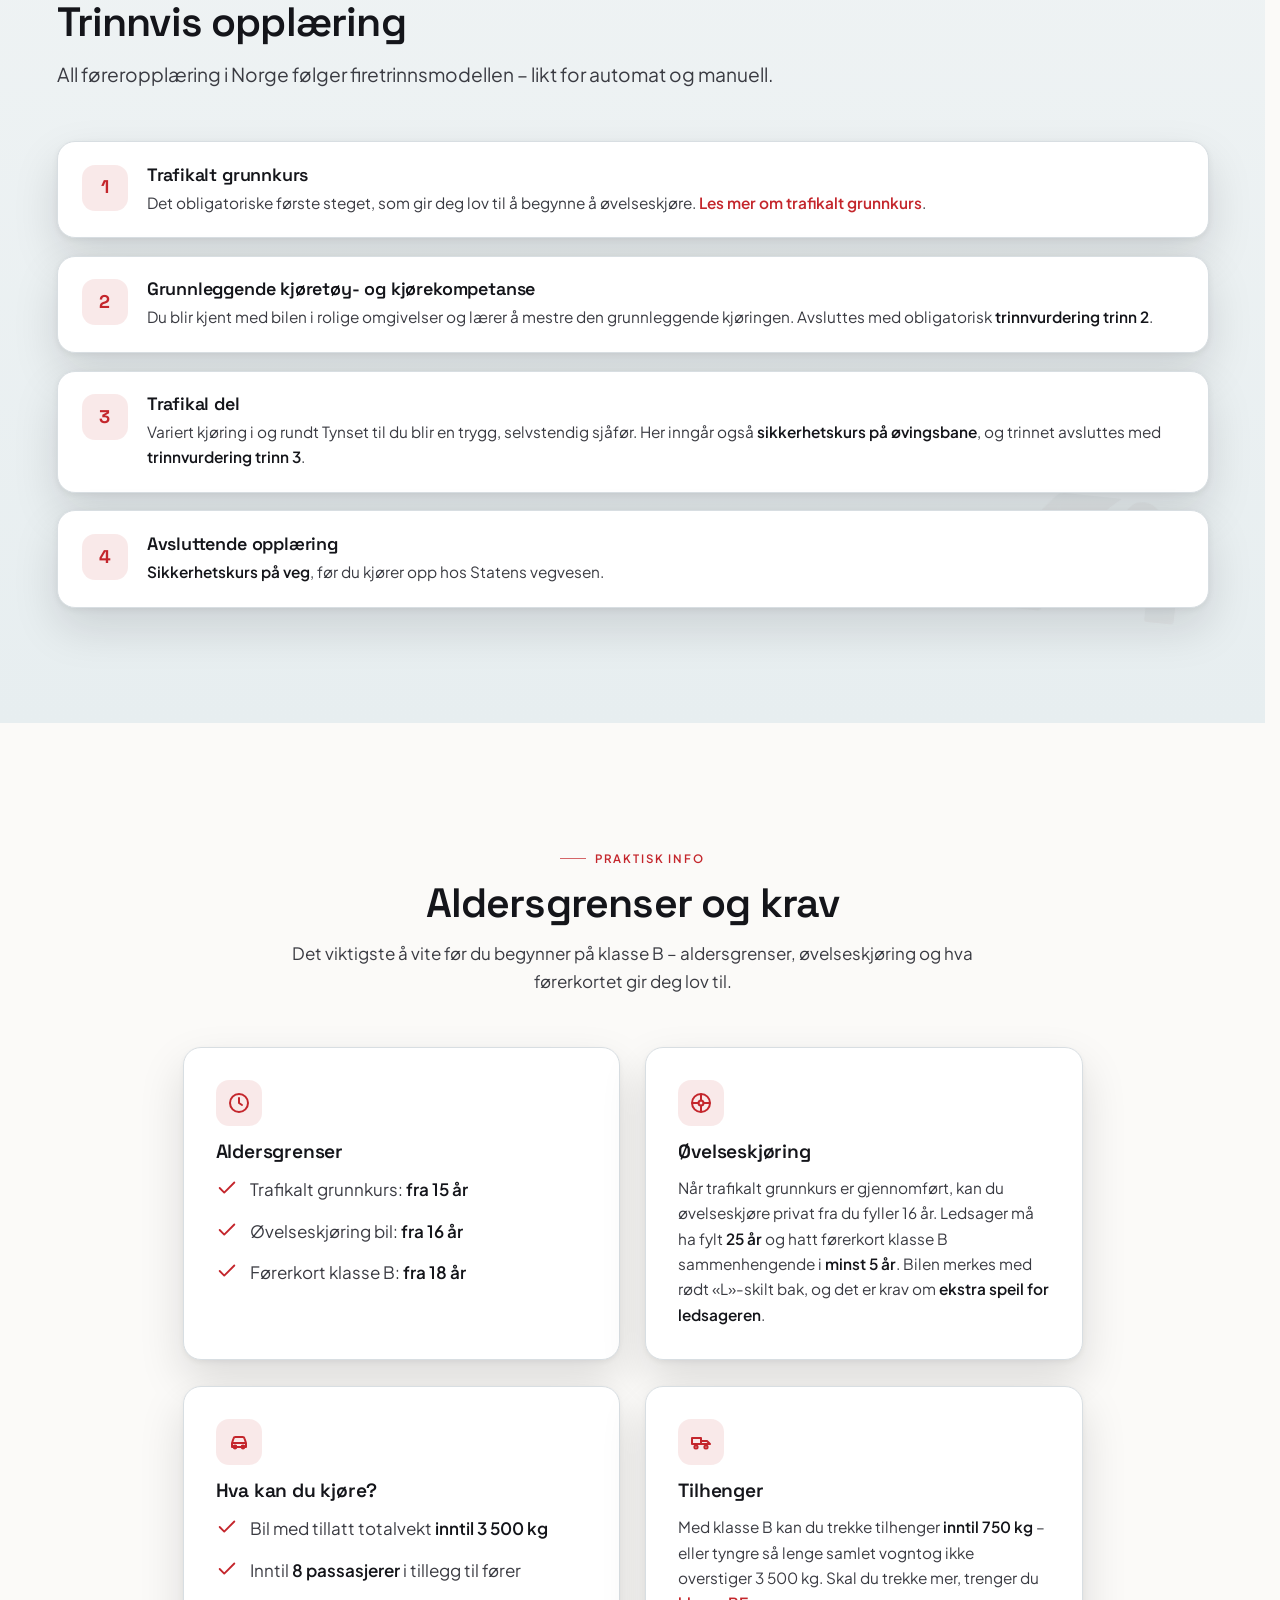
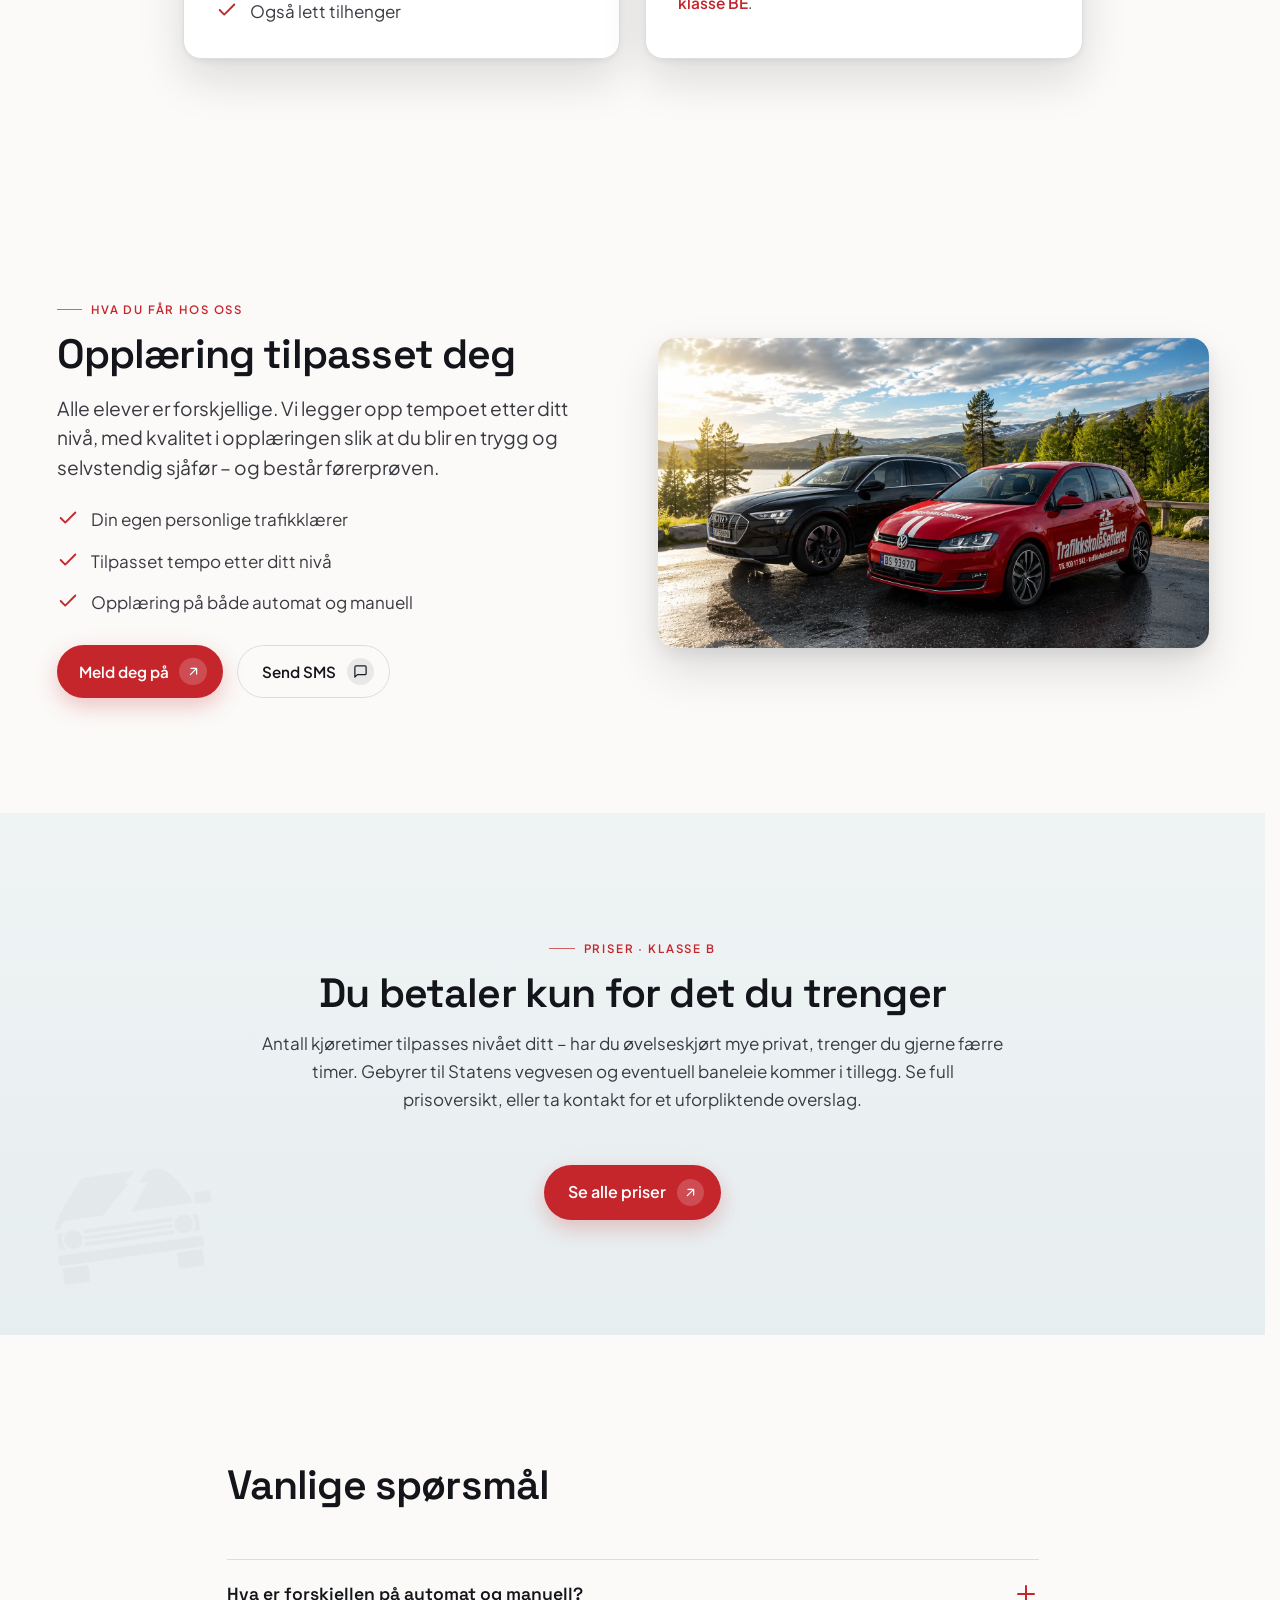
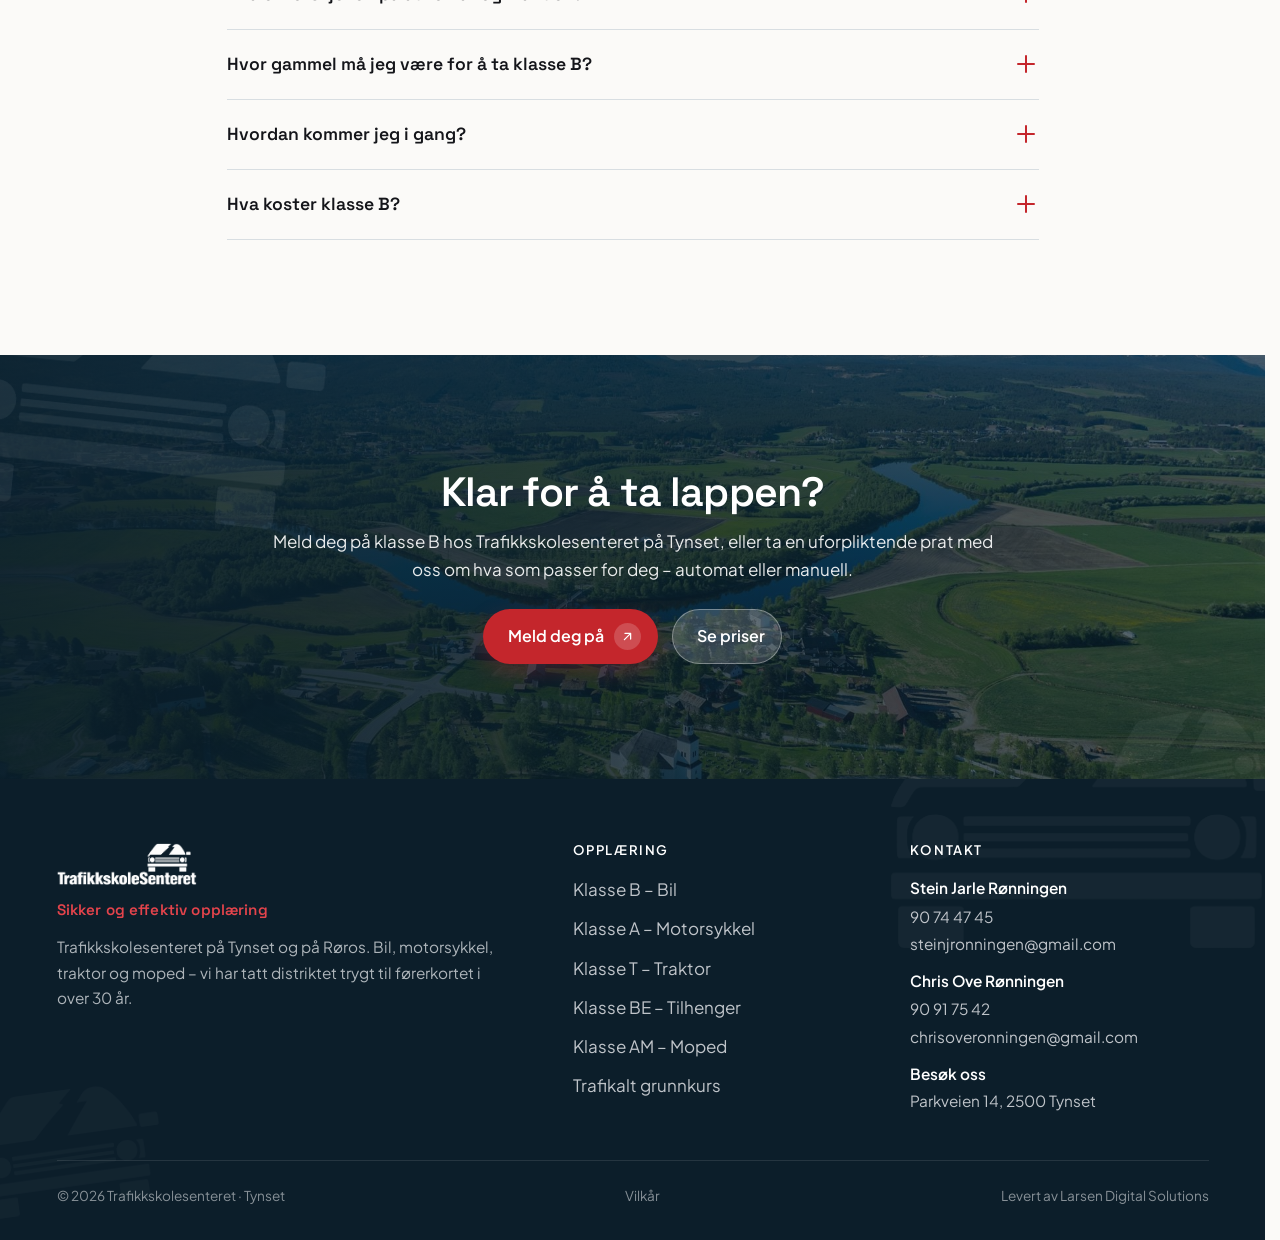
<file: klasse-b.html>
<!DOCTYPE html>
<html lang="nb">
<head>
  <meta charset="UTF-8">
  <meta name="viewport" content="width=device-width, initial-scale=1">
  <script>document.documentElement.classList.add('js')</script>
  <title>Klasse B – bil (automat og manuell) | Trafikkskolesenteret Tynset</title>
  <meta name="description" content="Ta førerkort klasse B hos Trafikkskolesenteret på Tynset. Opplæring på automat og manuell, personlig trafikklærer og trinnvis opplæring – hele veien til bestått førerprøve.">
  <link rel="canonical" href="https://trafikkskolesenteret.no/klasse-b.html">
  <meta name="theme-color" content="#0C1E2A">
  <link rel="icon" type="image/png" href="img/favicon.png?v=5">
  <link rel="apple-touch-icon" href="img/favicon.png?v=5">
  <meta property="og:type" content="website">
  <meta property="og:site_name" content="Trafikkskolesenteret">
  <meta property="og:locale" content="nb_NO">
  <meta property="og:title" content="Klasse B – bil (automat og manuell) | Trafikkskolesenteret">
  <meta property="og:description" content="Ta førerkort klasse B på Tynset. Opplæring på automat og manuell, personlig trafikklærer og trinnvis opplæring.">
  <meta property="og:url" content="https://trafikkskolesenteret.no/klasse-b.html">
  <meta property="og:image" content="https://trafikkskolesenteret.no/img/road.jpg">
  <meta name="twitter:card" content="summary_large_image">
  <meta name="twitter:title" content="Klasse B – bil (automat og manuell) | Trafikkskolesenteret">
  <meta name="twitter:description" content="Ta førerkort klasse B på Tynset. Automat eller manuell, personlig trafikklærer.">
  <meta name="twitter:image" content="https://trafikkskolesenteret.no/img/road.jpg">
  <link rel="stylesheet" href="css/styles.css?v=43">
  <script type="application/ld+json">{"@context":"https://schema.org","@type":"BreadcrumbList","itemListElement":[{"@type":"ListItem","position":1,"name":"Hjem","item":"https://trafikkskolesenteret.no/"},{"@type":"ListItem","position":2,"name":"Klasse B","item":"https://trafikkskolesenteret.no/klasse-b.html"}]}</script>
  <script type="application/ld+json">{"@context":"https://schema.org","@type":"FAQPage","mainEntity":[{"@type":"Question","name":"Hva er forskjellen på automat og manuell?","acceptedAnswer":{"@type":"Answer","text":"På automat slipper du clutch og gir, og kan bruke mer fokus på trafikken. Tar du førerprøven på automat, gjelder førerkortet kun automatbiler. Med manuell lærer du clutch og gir, og kan kjøre alle biler. Vi tilbyr opplæring på både automat og manuell."}},{"@type":"Question","name":"Hvor gammel må jeg være for å ta klasse B?","acceptedAnswer":{"@type":"Answer","text":"Du kan ta trafikalt grunnkurs fra du fyller 15 år og begynne å øvelseskjøre bil fra 16 år. Selve førerkortet for klasse B kan du tidligst få når du fyller 18 år."}},{"@type":"Question","name":"Hvordan kommer jeg i gang?","acceptedAnswer":{"@type":"Answer","text":"Du starter med trafikalt grunnkurs, og deretter kjøretimer hos oss. Ta kontakt eller meld deg på, så finner vi et opplegg som passer deg."}},{"@type":"Question","name":"Hva koster klasse B?","acceptedAnswer":{"@type":"Answer","text":"Du betaler kun for det du trenger, og antall kjøretimer tilpasses nivået ditt. Se prisoversikten på prissiden vår, eller ta kontakt for et uforpliktende overslag."}}]}</script>
  <script type="application/ld+json">{"@context":"https://schema.org","@type":"Service","name":"Klasse B – kjøreopplæring på Tynset","serviceType":"Føreropplæring klasse B (automat og manuell)","provider":{"@type":"LocalBusiness","name":"Trafikkskolesenteret Tynset AS","@id":"https://trafikkskolesenteret.no/#trafikkskole"},"areaServed":{"@type":"City","name":"Tynset"},"url":"https://trafikkskolesenteret.no/klasse-b.html","description":"Kjøreopplæring for førerkort klasse B på Tynset, automat eller manuell. Personlig trafikklærer og tilpasset tempo."}</script>
  <style>
    .prices { display: grid; gap: clamp(1.1rem, 2vw, 1.5rem); }
    @media (min-width: 780px) { .prices { grid-template-columns: 1fr 1fr; align-items: start; } }
    .pcat { background: var(--surface); border: 1px solid var(--hairline-soft); border-radius: var(--r-card); box-shadow: var(--shadow-sm); overflow: hidden; }
    .pcat__h { font-family: var(--font-display); font-weight: 700; font-size: .78rem; letter-spacing: .12em; text-transform: uppercase; color: #fff; background: var(--bg-deep); padding: .9rem 1.35rem; }
    .prow { display: flex; align-items: center; justify-content: space-between; gap: 1rem; padding: 1rem 1.35rem; }
    .prow + .prow { border-top: 1px solid var(--hairline-soft); }
    .prow__nm { font-weight: 600; color: var(--ink); display: flex; flex-direction: column; gap: .18rem; line-height: 1.3; }
    .prow__nm small { font-weight: 500; font-size: .82rem; color: var(--muted); }
    .prow__pr { font-family: var(--font-display); font-weight: 700; font-size: 1.04rem; white-space: nowrap; color: var(--ink); }
    .price-note { font-size: .88rem; color: var(--muted); }
    /* Automat/manuell-kort med foto-bakgrunn */
    .gearcard { position: relative; overflow: hidden; isolation: isolate; border-radius: var(--r-card); color: #fff; box-shadow: var(--shadow-md); min-height: 340px; display: flex; flex-direction: column; justify-content: flex-end; }
    .gearcard__media { position: absolute; inset: 0; z-index: -2; }
    .gearcard__media img { width: 100%; height: 100%; object-fit: cover; transition: transform 1.1s var(--ease); }
    .gearcard:hover .gearcard__media img { transform: scale(1.05); }
    .gearcard::after { content: ''; position: absolute; inset: 0; z-index: -1; background: linear-gradient(180deg, rgba(6,18,26,.5) 0%, rgba(6,18,26,.32) 42%, rgba(6,18,26,.84) 100%); }
    .gearcard h3, .gearcard .ticks strong { color: #fff; }
    .gearcard p { color: rgba(255,255,255,.88); }
    .gearcard .ticks li { color: rgba(255,255,255,.92); }
    .gearcard .ticks svg { color: var(--accent-bright); }
  </style>
</head>
<body>
  <a href="#hovedinnhold" class="skip-link">Hopp til innhold</a>

  <!-- ===================== NAV ===================== -->
  <header class="nav">
    <div class="container nav__inner">
      <a class="brand" href="index.html" aria-label="Trafikkskolesenteret, forside"><img decoding="async" class="brand__logo" src="img/logo.png?v=1" alt="Trafikkskolesenteret"></a>

      <nav class="nav__links" aria-label="Hovedmeny">
        <a href="index.html">Hjem</a>
        <div class="has-dd">
          <button class="dd__btn" aria-haspopup="true" aria-expanded="false" aria-current="page">Opplæring
            <svg viewBox="0 0 24 24" fill="none" stroke="currentColor" stroke-width="2.4" stroke-linecap="round" stroke-linejoin="round" aria-hidden="true"><path d="m6 9 6 6 6-6"/></svg>
          </button>
          <div class="dd__panel" role="menu">
            <a href="klasse-b.html" role="menuitem"><span class="dd__ic"><svg viewBox="0 0 24 24" fill="none" stroke="currentColor" stroke-width="2" stroke-linecap="round" stroke-linejoin="round"><path d="M5 13l1.5-4.5A2 2 0 0 1 8.4 7h7.2a2 2 0 0 1 1.9 1.5L19 13M5 13h14v4H5z"/><circle cx="8" cy="17" r="1.4"/><circle cx="16" cy="17" r="1.4"/></svg></span><span><b>Klasse B – Bil</b><span>Manuell eller automat</span></span></a>
            <a href="klasse-a-mc.html" role="menuitem"><span class="dd__ic"><svg viewBox="0 0 24 24" fill="none" stroke="currentColor" stroke-width="2" stroke-linecap="round" stroke-linejoin="round"><circle cx="5" cy="16" r="3.2"/><circle cx="19" cy="16" r="3.2"/><path d="M8.2 16h4.3l3-5.5H14l-2-2H8"/><path d="M15.5 10.5 17.5 16"/></svg></span><span><b>Klasse A – Motorsykkel</b><span>Lett, mellomtung og tung</span></span></a>
            <a href="klasse-t.html" role="menuitem"><span class="dd__ic"><svg viewBox="0 0 24 24" fill="none" stroke="currentColor" stroke-width="2" stroke-linecap="round" stroke-linejoin="round"><circle cx="7" cy="16" r="4"/><circle cx="18" cy="17" r="3"/><path d="M7 12V6h4l2 6M11 16h4M15 17V8h5"/></svg></span><span><b>Klasse T – Traktor</b><span>Traktor og redskap</span></span></a>
            <a href="klasse-be.html" role="menuitem"><span class="dd__ic"><svg viewBox="0 0 24 24" fill="none" stroke="currentColor" stroke-width="2" stroke-linecap="round" stroke-linejoin="round"><path d="M3 8h9v6H3zM12 11h6l3 3v0h-9z"/><circle cx="7" cy="17" r="1.6"/><circle cx="17" cy="17" r="1.6"/></svg></span><span><b>Klasse BE</b><span>Bil med tilhenger</span></span></a>
            <a href="klasse-am.html" role="menuitem"><span class="dd__ic"><svg viewBox="0 0 24 24" fill="none" stroke="currentColor" stroke-width="2" stroke-linecap="round" stroke-linejoin="round"><circle cx="5.5" cy="16" r="3"/><circle cx="18.5" cy="16" r="3"/><path d="M8.5 16h7l2-6h2M17.5 10 16 6h-3M5.5 16 8 11h6"/></svg></span><span><b>Klasse AM – Moped</b><span>Moped fra 16 år</span></span></a>
            <a href="trafikalt-grunnkurs.html" role="menuitem"><span class="dd__ic"><svg viewBox="0 0 24 24" fill="none" stroke="currentColor" stroke-width="2" stroke-linecap="round" stroke-linejoin="round"><path d="M9 11l3 3L22 4"/><path d="M21 12v7a2 2 0 0 1-2 2H5a2 2 0 0 1-2-2V5a2 2 0 0 1 2-2h11"/></svg></span><span><b>Trafikalt grunnkurs</b><span>Obligatorisk førstesteg</span></span></a>
          </div>
        </div>
        <a href="priser.html">Priser</a>
        <a href="om-oss.html">Om oss</a>
        <a href="kontakt.html">Kontakt</a>
      </nav>

      <div class="nav__cta">
        <a class="btn btn--primary" href="kontakt.html">Meld deg på
          <span class="btn__icon" aria-hidden="true"><svg viewBox="0 0 24 24" fill="none" stroke="currentColor" stroke-width="2" stroke-linecap="round" stroke-linejoin="round"><path d="M7 17 17 7M8 7h9v9"/></svg></span>
        </a>
      </div>

      <button class="nav__burger" aria-label="Åpne meny" aria-expanded="false" aria-controls="mobilmeny">
        <span></span><span></span><span></span>
      </button>
    </div>
  </header>

  <!-- mobilmeny -->
  <div class="mobile-menu" id="mobilmeny">
    <a class="m-link" href="index.html">Hjem</a>
    <span class="m-link" style="cursor:default;opacity:.7">Opplæring</span>
    <div class="m-sub">
      <a href="klasse-b.html">Klasse B – Bil</a>
      <a href="klasse-a-mc.html">Klasse A – MC</a>
      <a href="klasse-t.html">Klasse T – Traktor</a>
      <a href="klasse-be.html">Klasse BE – Tilhenger</a>
      <a href="klasse-am.html">Klasse AM – Moped</a>
      <a href="trafikalt-grunnkurs.html">Trafikalt grunnkurs</a>
    </div>
    <a class="m-link" href="priser.html">Priser</a>
    <a class="m-link" href="om-oss.html">Om oss</a>
    <a class="m-link" href="kontakt.html">Kontakt</a>
    <div class="mobile-menu__foot">
      <a class="btn btn--primary btn--block" href="kontakt.html">Meld deg på
        <span class="btn__icon" aria-hidden="true"><svg viewBox="0 0 24 24" fill="none" stroke="currentColor" stroke-width="2" stroke-linecap="round" stroke-linejoin="round"><path d="M7 17 17 7M8 7h9v9"/></svg></span>
      </a>
    </div>
  </div>

  <main id="hovedinnhold">

    <!-- ===================== SUBHERO ===================== -->
    <section class="subhero">
      <div class="subhero__bg" aria-hidden="true"><img decoding="async" src="img/tynset-vinter.jpg" alt="" width="1920" height="900"></div>
      <div class="subhero__scrim" aria-hidden="true"></div>
      <span data-nav-sentinel style="position:absolute;top:60px;height:1px;width:1px"></span>
      <div class="container">
        <nav class="crumbs" aria-label="Brødsmuler"><a href="index.html">Hjem</a><span>›</span> Klasse B</nav>
        <span class="eyebrow">Klasse B</span>
        <h1 style="margin-top:1.1rem">Førerkort på bil – automat og manuell</h1>
        <p class="lead">Klasse B er førerkortet for personbil. Hos Trafikkskolesenteret på Tynset tar vi deg hele veien – fra første kjøretime til bestått førerprøve – med personlig trafikklærer og opplæring på både automat og manuell.</p>
        <p class="avail"><svg viewBox="0 0 24 24" fill="none" stroke="currentColor" stroke-width="2" stroke-linecap="round" stroke-linejoin="round" aria-hidden="true"><path d="M12 21s-7-6.5-7-11a7 7 0 0 1 14 0c0 4.5-7 11-7 11Z"/><circle cx="12" cy="10" r="2.5"/></svg>Tilbys på Tynset og på Røros</p>
        <div class="btn-row"><a class="btn btn--primary" href="kontakt.html">Meld deg på<span class="btn__icon" aria-hidden="true"><svg viewBox="0 0 24 24" fill="none" stroke="currentColor" stroke-width="2" stroke-linecap="round" stroke-linejoin="round"><path d="M7 17 17 7M8 7h9v9"/></svg></span></a><a class="btn btn--glass" href="priser.html">Se priser<span class="btn__icon" aria-hidden="true"><svg viewBox="0 0 24 24" fill="none" stroke="currentColor" stroke-width="2" stroke-linecap="round" stroke-linejoin="round"><path d="M5 12h14M13 6l6 6-6 6"/></svg></span></a></div>
      </div>
    </section>

    <!-- ===================== AUTOMAT VS MANUELL ===================== -->
    <section class="section">
      <div class="container">
        <div class="section-head reveal"><h2>Automat eller manuell?</h2><p class="lead">Samme førerkort og samme obligatoriske opplæring. Forskjellen ligger i giret – og hva du har lov til å kjøre etterpå. Vi tilbyr opplæring på begge deler.</p></div>
        <div class="grid grid-2">
          <article class="gearcard reveal" style="padding:clamp(1.6rem,3vw,2.2rem)">
            <span class="gearcard__media" aria-hidden="true"><img decoding="async" src="img/automat.jpg" alt="" loading="lazy"></span>
            <h3 style="font-size:1.5rem;margin-bottom:.7rem">Automat</h3>
            <p style="margin-bottom:1.2rem">Uten clutch og gir. En enklere vei til lappen, der du kan bruke mer av fokuset på selve trafikken.</p>
            <ul class="ticks">
              <li><svg viewBox="0 0 24 24" fill="none" stroke="currentColor" stroke-width="2" stroke-linecap="round" stroke-linejoin="round" aria-hidden="true"><path d="M20 6 9 17l-5-5"/></svg><span>Enklere å lære – mer fokus på trafikken</span></li>
              <li><svg viewBox="0 0 24 24" fill="none" stroke="currentColor" stroke-width="2" stroke-linecap="round" stroke-linejoin="round" aria-hidden="true"><path d="M20 6 9 17l-5-5"/></svg><span>Passer godt for elbil og automatbil</span></li>
              <li><svg viewBox="0 0 24 24" fill="none" stroke="currentColor" stroke-width="2" stroke-linecap="round" stroke-linejoin="round" aria-hidden="true"><path d="M20 6 9 17l-5-5"/></svg><span>Førerkortet gjelder da kun automatbiler</span></li>
            </ul>
          </article>
          <article class="gearcard reveal" data-delay="1" style="padding:clamp(1.6rem,3vw,2.2rem)">
            <span class="gearcard__media" aria-hidden="true"><img decoding="async" src="img/manuellgir.jpg" alt="" loading="lazy"></span>
            <h3 style="font-size:1.5rem;margin-bottom:.7rem">Manuell</h3>
            <p style="margin-bottom:1.2rem">Du lærer clutch og gir. Det mest fleksible og komplette valget, som lar deg kjøre alle biler.</p>
            <ul class="ticks">
              <li><svg viewBox="0 0 24 24" fill="none" stroke="currentColor" stroke-width="2" stroke-linecap="round" stroke-linejoin="round" aria-hidden="true"><path d="M20 6 9 17l-5-5"/></svg><span>Kan kjøre <strong>alle biler</strong> – manuell og automat</span></li>
              <li><svg viewBox="0 0 24 24" fill="none" stroke="currentColor" stroke-width="2" stroke-linecap="round" stroke-linejoin="round" aria-hidden="true"><path d="M20 6 9 17l-5-5"/></svg><span>Det mest komplette førerkortet</span></li>
              <li><svg viewBox="0 0 24 24" fill="none" stroke="currentColor" stroke-width="2" stroke-linecap="round" stroke-linejoin="round" aria-hidden="true"><path d="M20 6 9 17l-5-5"/></svg><span>Fint for eldre biler og arbeidsbiler med gir</span></li>
            </ul>
          </article>
        </div>
        <p class="form__note" style="text-align:center;margin-top:1.6rem">Usikker på hva som passer deg? Ta kontakt, så hjelper vi deg å velge. Tar du førerprøven på automat, gjelder førerkortet kun automatbiler – vil du kunne kjøre alle biler, velger du manuell.</p>
      </div>
    </section>

    <!-- ===================== DE FIRE TRINNENE ===================== -->
    <section class="section section--soft">
      <div class="container">
        <div class="section-head reveal"><h2>Trinnvis opplæring</h2><p class="lead">All føreropplæring i Norge følger firetrinnsmodellen – likt for automat og manuell.</p></div>
        <div class="trinn">
          <div class="trinn__item card reveal"><span class="trinn__badge">1</span><div><h3>Trafikalt grunnkurs</h3><p>Det obligatoriske første steget, som gir deg lov til å begynne å øvelseskjøre. <a href="trafikalt-grunnkurs.html" style="color:var(--accent);font-weight:600">Les mer om trafikalt grunnkurs</a>.</p></div></div>
          <div class="trinn__item card reveal" data-delay="1"><span class="trinn__badge">2</span><div><h3>Grunnleggende kjøretøy- og kjørekompetanse</h3><p>Du blir kjent med bilen i rolige omgivelser og lærer å mestre den grunnleggende kjøringen. Avsluttes med obligatorisk <strong>trinnvurdering trinn 2</strong>.</p></div></div>
          <div class="trinn__item card reveal" data-delay="2"><span class="trinn__badge">3</span><div><h3>Trafikal del</h3><p>Variert kjøring i og rundt Tynset til du blir en trygg, selvstendig sjåfør. Her inngår også <strong>sikkerhetskurs på øvingsbane</strong>, og trinnet avsluttes med <strong>trinnvurdering trinn 3</strong>.</p></div></div>
          <div class="trinn__item card reveal" data-delay="3"><span class="trinn__badge">4</span><div><h3>Avsluttende opplæring</h3><p><strong>Sikkerhetskurs på veg</strong>, før du kjører opp hos Statens vegvesen.</p></div></div>
        </div>
      </div>
    </section>

    <!-- ===================== PRAKTISK INFO ===================== -->
    <section class="section" id="praktisk">
      <div class="container">
        <div class="section-head section-head--center reveal">
          <span class="eyebrow eyebrow--center">Praktisk info</span>
          <h2>Aldersgrenser og krav</h2>
          <p class="measure" style="margin:.9rem auto 0">Det viktigste å vite før du begynner på klasse B – aldersgrenser, øvelseskjøring og hva førerkortet gir deg lov til.</p>
        </div>
        <div class="grid grid-2 reveal" style="max-width:900px;margin-inline:auto">
          <article class="card" style="padding:clamp(1.5rem,2.8vw,2rem)">
            <div style="width:46px;height:46px;border-radius:13px;display:grid;place-items:center;background:rgba(196,38,44,.1);color:var(--accent);margin-bottom:1rem"><svg viewBox="0 0 24 24" width="24" height="24" fill="none" stroke="currentColor" stroke-width="2" stroke-linecap="round" stroke-linejoin="round" aria-hidden="true"><circle cx="12" cy="12" r="9"/><path d="M12 7v5l3 2"/></svg></div>
            <h3 style="font-size:1.2rem;margin-bottom:.8rem">Aldersgrenser</h3>
            <ul class="ticks" style="margin:0">
              <li><svg viewBox="0 0 24 24" fill="none" stroke="currentColor" stroke-width="2" stroke-linecap="round" stroke-linejoin="round" aria-hidden="true"><path d="M20 6 9 17l-5-5"/></svg><span>Trafikalt grunnkurs: <strong>fra 15 år</strong></span></li>
              <li><svg viewBox="0 0 24 24" fill="none" stroke="currentColor" stroke-width="2" stroke-linecap="round" stroke-linejoin="round" aria-hidden="true"><path d="M20 6 9 17l-5-5"/></svg><span>Øvelseskjøring bil: <strong>fra 16 år</strong></span></li>
              <li><svg viewBox="0 0 24 24" fill="none" stroke="currentColor" stroke-width="2" stroke-linecap="round" stroke-linejoin="round" aria-hidden="true"><path d="M20 6 9 17l-5-5"/></svg><span>Førerkort klasse B: <strong>fra 18 år</strong></span></li>
            </ul>
          </article>
          <article class="card" style="padding:clamp(1.5rem,2.8vw,2rem)">
            <div style="width:46px;height:46px;border-radius:13px;display:grid;place-items:center;background:rgba(196,38,44,.1);color:var(--accent);margin-bottom:1rem"><svg viewBox="0 0 24 24" width="24" height="24" fill="none" stroke="currentColor" stroke-width="2" stroke-linecap="round" stroke-linejoin="round" aria-hidden="true"><circle cx="12" cy="12" r="9"/><circle cx="12" cy="12" r="2.5"/><path d="M12 3.5v6M12 14.5v6M3.5 12h6M14.5 12h6"/></svg></div>
            <h3 style="font-size:1.2rem;margin-bottom:.8rem">Øvelseskjøring</h3>
            <p style="font-size:.96rem">Når trafikalt grunnkurs er gjennomført, kan du øvelseskjøre privat fra du fyller 16 år. Ledsager må ha fylt <strong>25 år</strong> og hatt førerkort klasse B sammenhengende i <strong>minst 5 år</strong>. Bilen merkes med rødt «L»-skilt bak, og det er krav om <strong>ekstra speil for ledsageren</strong>.</p>
          </article>
          <article class="card" style="padding:clamp(1.5rem,2.8vw,2rem)">
            <div style="width:46px;height:46px;border-radius:13px;display:grid;place-items:center;background:rgba(196,38,44,.1);color:var(--accent);margin-bottom:1rem"><svg viewBox="0 0 24 24" width="24" height="24" fill="none" stroke="currentColor" stroke-width="2" stroke-linecap="round" stroke-linejoin="round" aria-hidden="true"><path d="M5 13l1.5-4.5A2 2 0 0 1 8.4 7h7.2a2 2 0 0 1 1.9 1.5L19 13M5 13h14v4H5z"/><circle cx="8" cy="17" r="1.4"/><circle cx="16" cy="17" r="1.4"/></svg></div>
            <h3 style="font-size:1.2rem;margin-bottom:.8rem">Hva kan du kjøre?</h3>
            <ul class="ticks" style="margin:0">
              <li><svg viewBox="0 0 24 24" fill="none" stroke="currentColor" stroke-width="2" stroke-linecap="round" stroke-linejoin="round" aria-hidden="true"><path d="M20 6 9 17l-5-5"/></svg><span>Bil med tillatt totalvekt <strong>inntil 3 500 kg</strong></span></li>
              <li><svg viewBox="0 0 24 24" fill="none" stroke="currentColor" stroke-width="2" stroke-linecap="round" stroke-linejoin="round" aria-hidden="true"><path d="M20 6 9 17l-5-5"/></svg><span>Inntil <strong>8 passasjerer</strong> i tillegg til fører</span></li>
              <li><svg viewBox="0 0 24 24" fill="none" stroke="currentColor" stroke-width="2" stroke-linecap="round" stroke-linejoin="round" aria-hidden="true"><path d="M20 6 9 17l-5-5"/></svg><span>Også lett tilhenger</span></li>
            </ul>
          </article>
          <article class="card" style="padding:clamp(1.5rem,2.8vw,2rem)">
            <div style="width:46px;height:46px;border-radius:13px;display:grid;place-items:center;background:rgba(196,38,44,.1);color:var(--accent);margin-bottom:1rem"><svg viewBox="0 0 24 24" width="24" height="24" fill="none" stroke="currentColor" stroke-width="2" stroke-linecap="round" stroke-linejoin="round" aria-hidden="true"><path d="M3 8h9v6H3zM12 11h6l3 3v0h-9z"/><circle cx="7" cy="17" r="1.6"/><circle cx="17" cy="17" r="1.6"/></svg></div>
            <h3 style="font-size:1.2rem;margin-bottom:.8rem">Tilhenger</h3>
            <p style="font-size:.96rem">Med klasse B kan du trekke tilhenger <strong>inntil 750 kg</strong> – eller tyngre så lenge samlet vogntog ikke overstiger 3 500 kg. Skal du trekke mer, trenger du <a href="klasse-be.html" style="color:var(--accent);font-weight:600">klasse BE</a>.</p>
          </article>
        </div>
      </div>
    </section>

    <!-- ===================== HVA DU FÅR HOS OSS ===================== -->
    <section class="section">
      <div class="container">
        <div class="split">
          <div class="reveal">
            <span class="eyebrow">Hva du får hos oss</span>
            <h2 style="margin-top:.8rem">Opplæring tilpasset deg</h2>
            <p class="lead" style="margin-top:1rem">Alle elever er forskjellige. Vi legger opp tempoet etter ditt nivå, med kvalitet i opplæringen slik at du blir en trygg og selvstendig sjåfør – og består førerprøven.</p>
            <ul class="ticks" style="margin-top:1.4rem">
              <li><svg viewBox="0 0 24 24" fill="none" stroke="currentColor" stroke-width="2" stroke-linecap="round" stroke-linejoin="round" aria-hidden="true"><path d="M20 6 9 17l-5-5"/></svg><span>Din egen personlige trafikklærer</span></li>
              <li><svg viewBox="0 0 24 24" fill="none" stroke="currentColor" stroke-width="2" stroke-linecap="round" stroke-linejoin="round" aria-hidden="true"><path d="M20 6 9 17l-5-5"/></svg><span>Tilpasset tempo etter ditt nivå</span></li>
              <li><svg viewBox="0 0 24 24" fill="none" stroke="currentColor" stroke-width="2" stroke-linecap="round" stroke-linejoin="round" aria-hidden="true"><path d="M20 6 9 17l-5-5"/></svg><span>Opplæring på både automat og manuell</span></li>
            </ul>
            <div class="btn-row" style="margin-top:1.8rem"><a class="btn btn--primary" href="kontakt.html">Meld deg på<span class="btn__icon" aria-hidden="true"><svg viewBox="0 0 24 24" fill="none" stroke="currentColor" stroke-width="2" stroke-linecap="round" stroke-linejoin="round"><path d="M7 17 17 7M8 7h9v9"/></svg></span></a><a class="btn btn--ghost" href="sms:+4790744745">Send SMS<span class="btn__icon" aria-hidden="true"><svg viewBox="0 0 24 24" fill="none" stroke="currentColor" stroke-width="2" stroke-linecap="round" stroke-linejoin="round"><path d="M21 15a2 2 0 0 1-2 2H7l-4 4V5a2 2 0 0 1 2-2h14a2 2 0 0 1 2 2z"/></svg></span></a></div>
          </div>
          <div class="reveal" data-delay="1">
            <img decoding="async" src="img/tss-biler.webp" alt="Trafikkskolesenterets biler – klasse B på Tynset" loading="lazy" width="1672" height="941" style="width:100%;height:100%;object-fit:cover;border-radius:var(--r-card);box-shadow:var(--shadow-md)">
          </div>
        </div>
      </div>
    </section>

    <!-- ===================== PRISER (teaser) ===================== -->
    <section class="section section--soft" id="priser">
      <div class="container">
        <div class="section-head section-head--center reveal">
          <span class="eyebrow eyebrow--center">Priser · klasse B</span>
          <h2>Du betaler kun for det du trenger</h2>
          <p class="measure" style="margin:.9rem auto 0">Antall kjøretimer tilpasses nivået ditt – har du øvelseskjørt mye privat, trenger du gjerne færre timer. Gebyrer til Statens vegvesen og eventuell baneleie kommer i tillegg. Se full prisoversikt, eller ta kontakt for et uforpliktende overslag.</p>
        </div>
        <div class="center reveal" style="margin-top:1.8rem">
          <a class="btn btn--primary btn--lg" href="priser.html">Se alle priser<span class="btn__icon" aria-hidden="true"><svg viewBox="0 0 24 24" fill="none" stroke="currentColor" stroke-width="2" stroke-linecap="round" stroke-linejoin="round"><path d="M7 17 17 7M8 7h9v9"/></svg></span></a>
        </div>
      </div>
    </section>

    <!-- ===================== FAQ ===================== -->
    <section class="section">
      <div class="container container--narrow">
        <div class="section-head reveal"><h2>Vanlige spørsmål</h2></div>
        <div class="faq reveal">
          <details id="sp-velg"><summary>Hva er forskjellen på automat og manuell? <span class="faq__icon" aria-hidden="true"></span></summary><div class="faq__body"><p>På automat slipper du clutch og gir, og kan bruke mer av fokuset på trafikken. Tar du førerprøven på automat, gjelder førerkortet kun automatbiler. Med manuell lærer du clutch og gir, og kan kjøre alle biler. Vi tilbyr opplæring på både automat og manuell.</p></div></details>
          <details id="sp-alder"><summary>Hvor gammel må jeg være for å ta klasse B? <span class="faq__icon" aria-hidden="true"></span></summary><div class="faq__body"><p>Du kan ta trafikalt grunnkurs fra du fyller 15 år og begynne å øvelseskjøre bil fra 16 år. Selve førerkortet for klasse B kan du tidligst få når du fyller 18 år.</p></div></details>
          <details id="sp-start"><summary>Hvordan kommer jeg i gang? <span class="faq__icon" aria-hidden="true"></span></summary><div class="faq__body"><p>Du starter med trafikalt grunnkurs, og deretter kjøretimer hos oss. Ta kontakt eller meld deg på, så finner vi et opplegg som passer deg.</p></div></details>
          <details id="sp-pris"><summary>Hva koster klasse B? <span class="faq__icon" aria-hidden="true"></span></summary><div class="faq__body"><p>Du betaler kun for det du trenger, og antall kjøretimer tilpasses nivået ditt. Se prisoversikten på <a href="priser.html">prissiden vår</a>, eller ta kontakt for et uforpliktende overslag.</p></div></details>
        </div>
      </div>
    </section>

    <!-- ===================== CTA-BAND ===================== -->
    <section class="cta-band section reveal">
      <div class="cta-band__bg" aria-hidden="true"><img decoding="async" src="img/tynset-sommer.jpg" alt=""></div>
      <div class="cta-band__scrim" aria-hidden="true"></div>
      <div class="container center">
        <h2>Klar for å ta lappen?</h2>
        <p class="measure" style="margin:.8rem auto 1.6rem">Meld deg på klasse B hos Trafikkskolesenteret på Tynset, eller ta en uforpliktende prat med oss om hva som passer for deg – automat eller manuell.</p>
        <div class="btn-row" style="justify-content:center">
          <a class="btn btn--primary btn--lg" href="kontakt.html">Meld deg på<span class="btn__icon" aria-hidden="true"><svg viewBox="0 0 24 24" fill="none" stroke="currentColor" stroke-width="2" stroke-linecap="round" stroke-linejoin="round"><path d="M7 17 17 7M8 7h9v9"/></svg></span></a>
          <a class="btn btn--glass btn--lg" href="priser.html">Se priser</a>
        </div>
      </div>
    </section>

  </main>

  <!-- ===================== FOOTER ===================== -->
  <footer class="footer">
    <div class="container">
      <div class="footer__grid">
        <div>
          <a class="brand" href="index.html" aria-label="Trafikkskolesenteret, forside">
            <img decoding="async" class="brand__logo" src="img/logo.png?v=1" alt="Trafikkskolesenteret">
          </a>
          <p class="footer__tagline">Sikker og effektiv opplæring</p>
          <p class="footer__about">Trafikkskolesenteret på Tynset og på Røros. Bil, motorsykkel, traktor og moped – vi har tatt distriktet trygt til førerkortet i over 30 år.</p>
        </div>
        <div>
          <h4>Opplæring</h4>
          <ul>
            <li><a href="klasse-b.html">Klasse B – Bil</a></li>
            <li><a href="klasse-a-mc.html">Klasse A – Motorsykkel</a></li>
            <li><a href="klasse-t.html">Klasse T – Traktor</a></li>
            <li><a href="klasse-be.html">Klasse BE – Tilhenger</a></li>
            <li><a href="klasse-am.html">Klasse AM – Moped</a></li>
            <li><a href="trafikalt-grunnkurs.html">Trafikalt grunnkurs</a></li>
          </ul>
        </div>
        <div>
          <h4>Kontakt</h4>
          <ul class="footer__contact">
            <li style="flex-direction:column;align-items:flex-start;gap:.15rem"><b style="color:#fff;font-weight:600;margin-bottom:.05rem">Stein Jarle Rønningen</b><a href="tel:+4790744745">90 74 47 45</a><a href="mailto:steinjronningen@gmail.com" style="overflow-wrap:anywhere">steinjronningen@gmail.com</a></li><li style="flex-direction:column;align-items:flex-start;gap:.15rem"><b style="color:#fff;font-weight:600;margin-bottom:.05rem">Chris Ove Rønningen</b><a href="tel:+4790917542">90 91 75 42</a><a href="mailto:chrisoveronningen@gmail.com" style="overflow-wrap:anywhere">chrisoveronningen@gmail.com</a></li>
            <li style="flex-direction:column;align-items:flex-start;gap:.15rem"><b style="color:#fff;font-weight:600;margin-bottom:.05rem">Besøk oss</b><span style="line-height:1.5">Parkveien 14, 2500 Tynset</span></li>
          </ul>
        </div>
      </div>
      <div class="footer__bar">
        <span>© <span data-year>2026</span> Trafikkskolesenteret · Tynset</span>
        <a href="vilkar.html">Vilkår</a>
        <span>Levert av Larsen Digital Solutions</span>
      </div>
    </div>
  </footer>

  <!-- mobil sticky-bar -->
  <div class="mbar">
    <a class="btn btn--ghost" href="priser.html">Se priser</a>
    <a class="btn btn--primary" href="kontakt.html">Meld deg på
      <span class="btn__icon" aria-hidden="true"><svg viewBox="0 0 24 24" fill="none" stroke="currentColor" stroke-width="2" stroke-linecap="round" stroke-linejoin="round"><path d="M7 17 17 7M8 7h9v9"/></svg></span>
    </a>
  </div>

  <script src="js/main.js?v=13" defer></script>
</body>
</html>
</file>
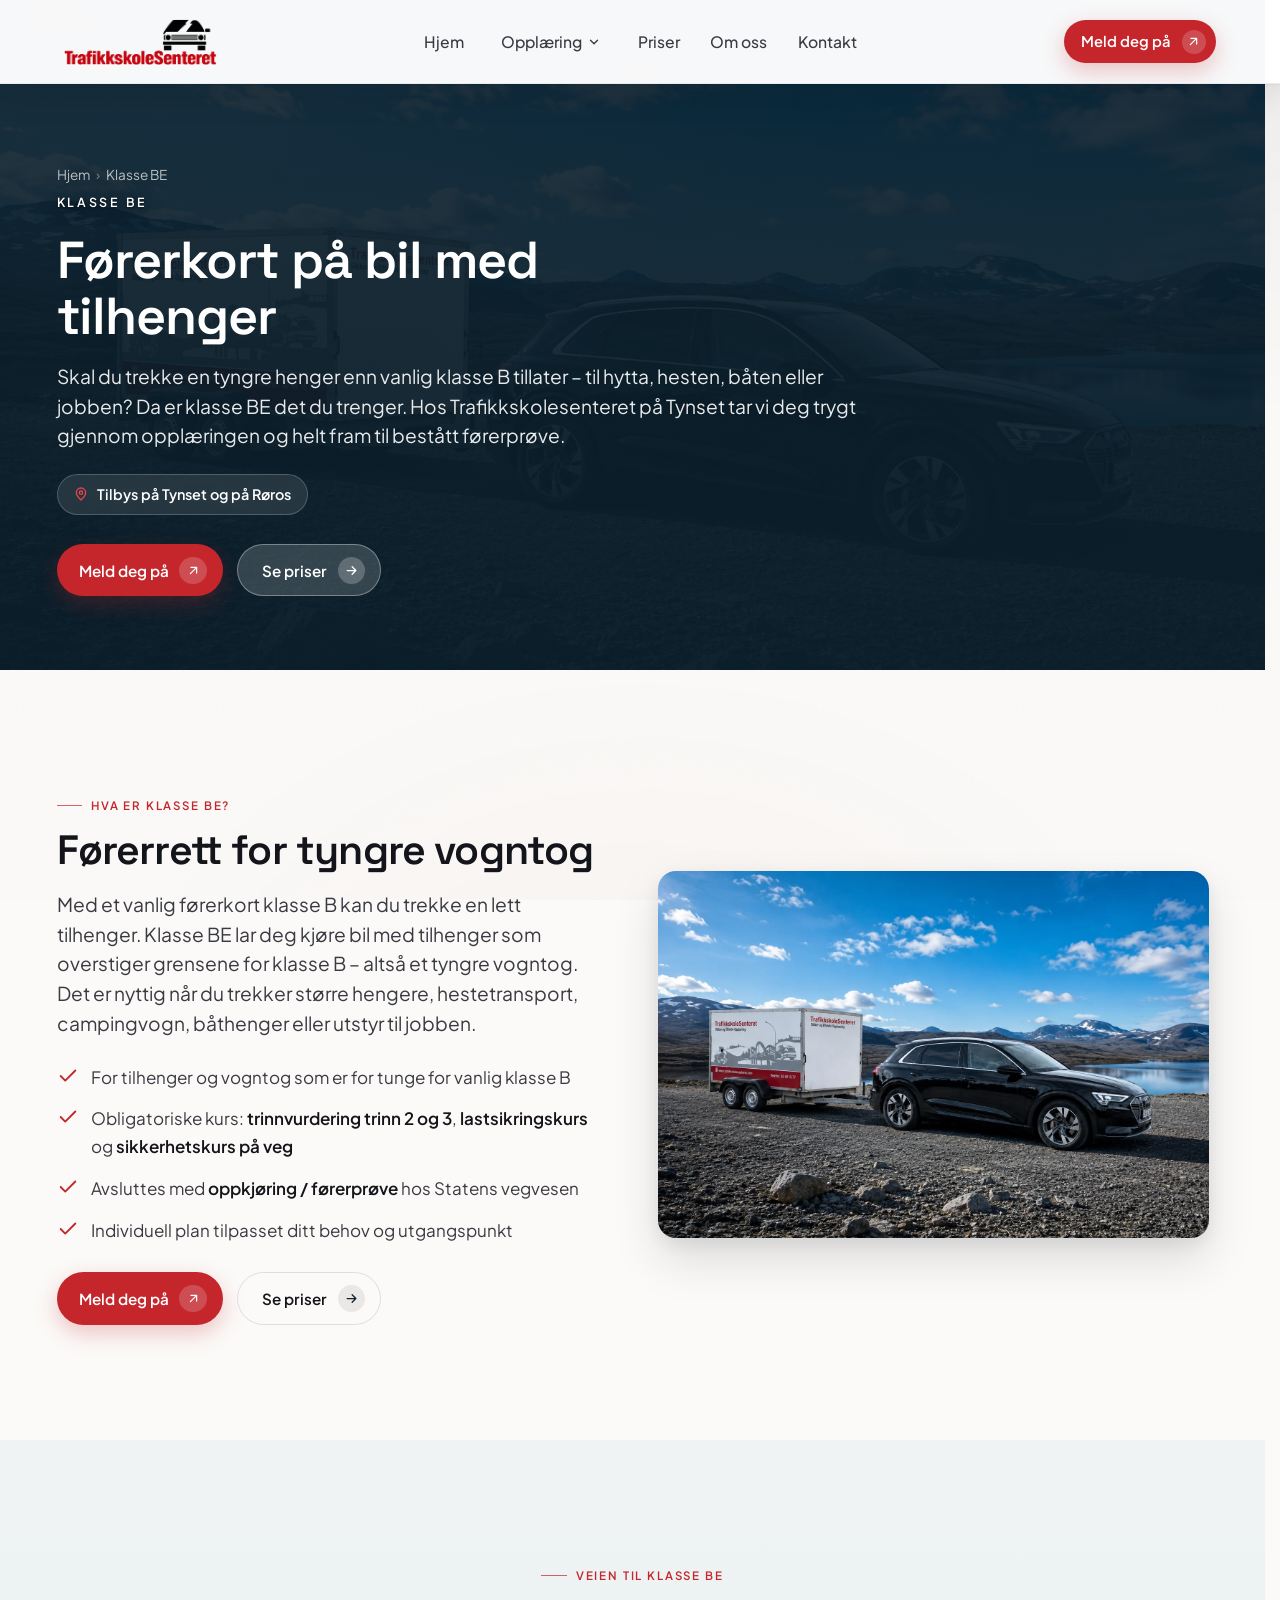
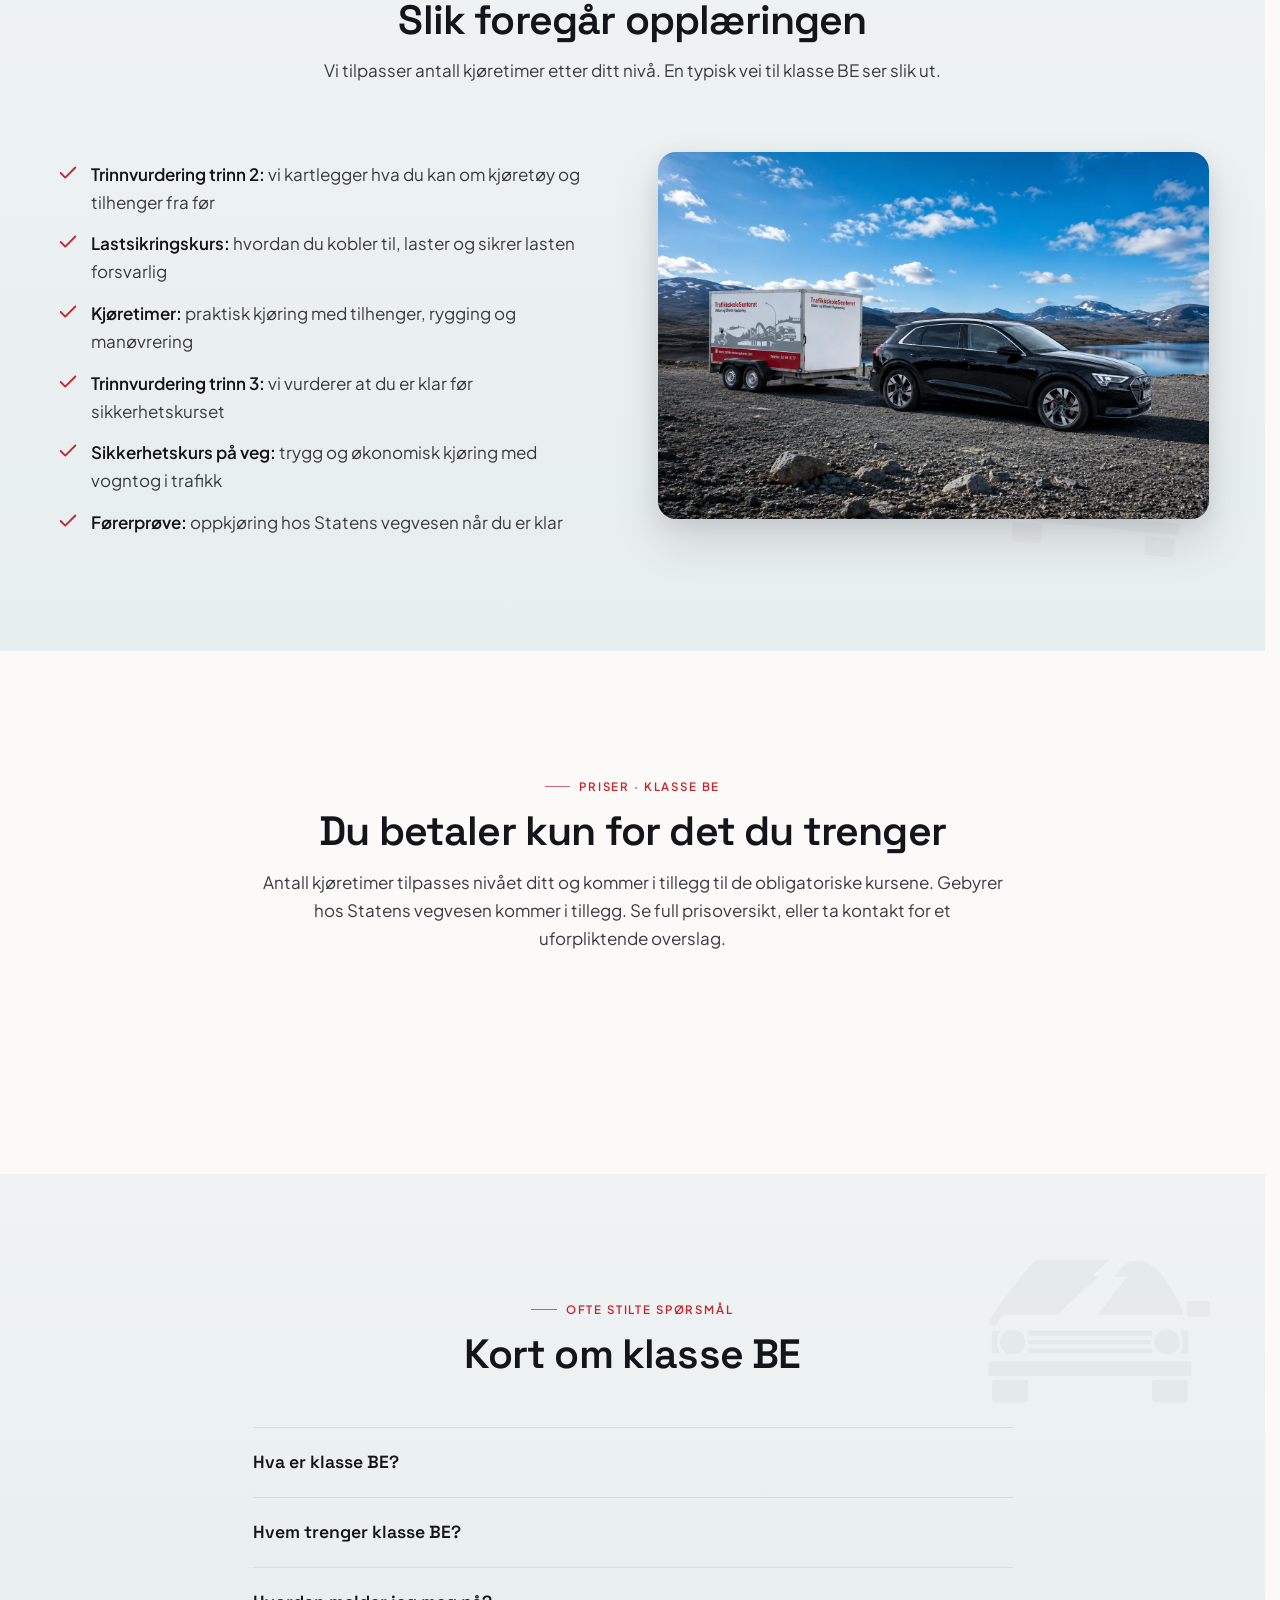
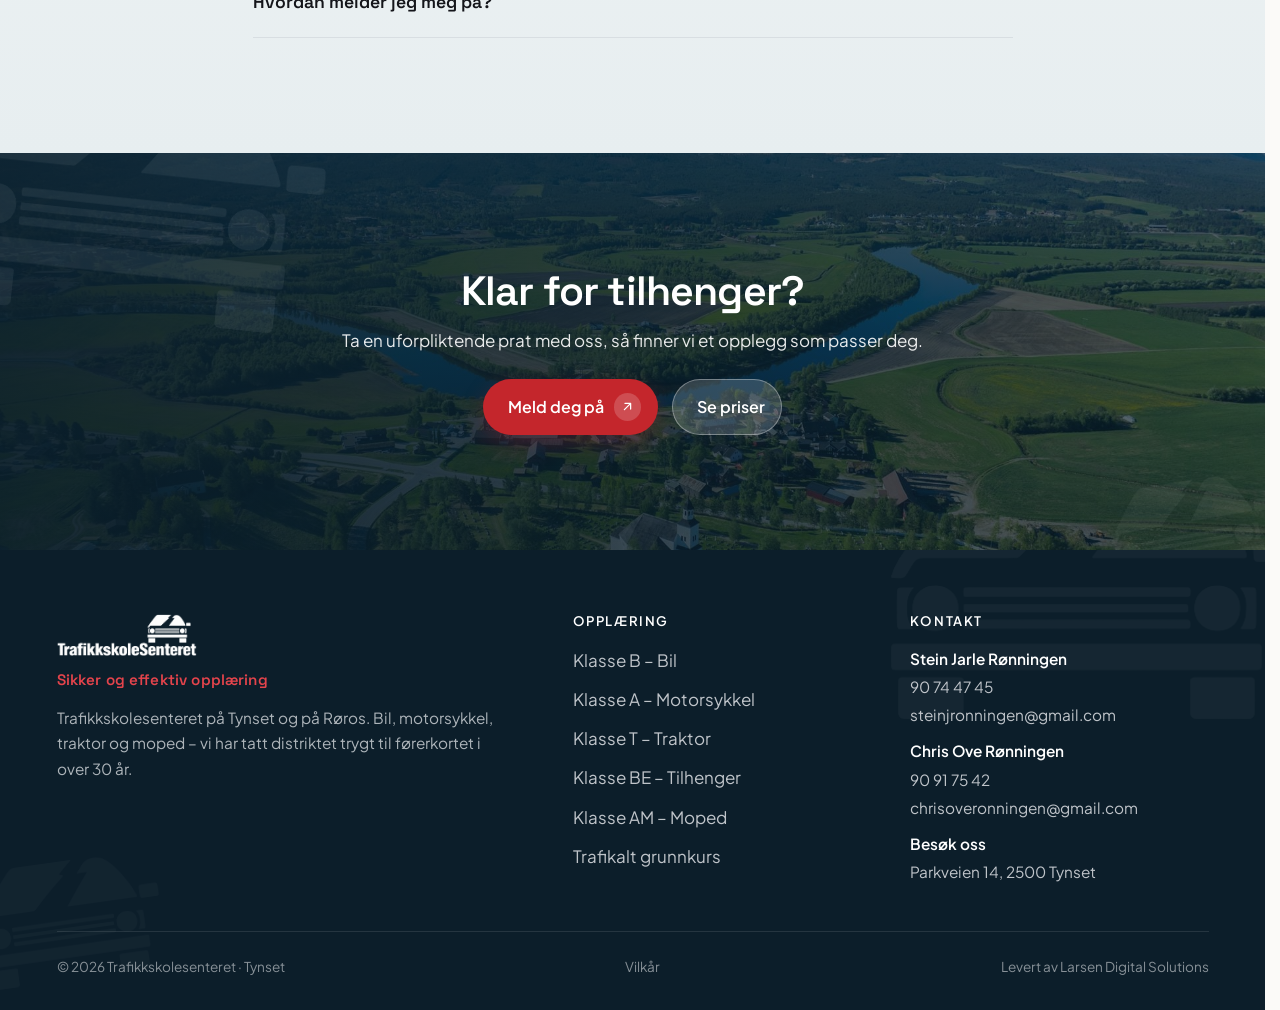
<file: klasse-be.html>
<!DOCTYPE html>
<html lang="nb">
<head>
  <meta charset="UTF-8">
  <meta name="viewport" content="width=device-width, initial-scale=1">
  <script>document.documentElement.classList.add('js')</script>
  <title>Klasse BE – Bil med tilhenger | Trafikkskolesenteret Tynset</title>
  <meta name="description" content="Klasse BE hos Trafikkskolesenteret på Tynset – førerkort for bil med tyngre tilhenger og vogntog. Obligatoriske kurs, sikkerhetskurs på veg og førerprøve. Se priser og meld deg på.">
  <link rel="canonical" href="https://trafikkskolesenteret.no/klasse-be.html">
  <meta name="theme-color" content="#0C1E2A">
  <link rel="icon" type="image/png" href="img/favicon.png?v=5">
  <link rel="apple-touch-icon" href="img/favicon.png?v=5">
  <meta property="og:type" content="website">
  <meta property="og:site_name" content="Trafikkskolesenteret">
  <meta property="og:locale" content="nb_NO">
  <meta property="og:title" content="Klasse BE – Bil med tilhenger | Trafikkskolesenteret Tynset">
  <meta property="og:description" content="Klasse BE på Tynset – kjør bil med tyngre tilhenger og vogntog. Obligatoriske kurs, sikkerhetskurs på veg og førerprøve.">
  <meta property="og:url" content="https://trafikkskolesenteret.no/klasse-be.html">
  <meta property="og:image" content="https://trafikkskolesenteret.no/img/audi-etron-henger.jpg">
  <meta name="twitter:card" content="summary_large_image">
  <meta name="twitter:title" content="Klasse BE – Bil med tilhenger | Trafikkskolesenteret Tynset">
  <meta name="twitter:description" content="Klasse BE på Tynset – kjør bil med tyngre tilhenger og vogntog. Se priser og meld deg på.">
  <meta name="twitter:image" content="https://trafikkskolesenteret.no/img/audi-etron-henger.jpg">
  <link rel="stylesheet" href="css/styles.css?v=43">
  <style>
    .prices { display: grid; gap: clamp(1.1rem, 2vw, 1.5rem); }
    @media (min-width: 780px) { .prices { grid-template-columns: 1fr 1fr; align-items: start; } }
    .pcat { background: var(--surface); border: 1px solid var(--hairline-soft); border-radius: var(--r-card); box-shadow: var(--shadow-sm); overflow: hidden; }
    .pcat__h { font-family: var(--font-display); font-weight: 700; font-size: .78rem; letter-spacing: .12em; text-transform: uppercase; color: #fff; background: var(--bg-deep); padding: .9rem 1.35rem; }
    .prow { display: flex; align-items: center; justify-content: space-between; gap: 1rem; padding: 1rem 1.35rem; }
    .prow + .prow { border-top: 1px solid var(--hairline-soft); }
    .prow__nm { font-weight: 600; color: var(--ink); display: flex; flex-direction: column; gap: .18rem; line-height: 1.3; }
    .prow__nm small { font-weight: 500; font-size: .82rem; color: var(--muted); }
    .prow__pr { font-family: var(--font-display); font-weight: 700; font-size: 1.04rem; white-space: nowrap; color: var(--ink); }
  </style>
  <script type="application/ld+json">{"@context":"https://schema.org","@type":"BreadcrumbList","itemListElement":[{"@type":"ListItem","position":1,"name":"Hjem","item":"https://trafikkskolesenteret.no/"},{"@type":"ListItem","position":2,"name":"Klasse BE","item":"https://trafikkskolesenteret.no/klasse-be.html"}]}</script>
</head>
<body>
  <a href="#hovedinnhold" class="skip-link">Hopp til innhold</a>

  <!-- ===================== NAV ===================== -->
  <header class="nav">
    <div class="container nav__inner">
      <a class="brand" href="index.html" aria-label="Trafikkskolesenteret, forside"><img decoding="async" class="brand__logo" src="img/logo.png?v=1" alt="Trafikkskolesenteret"></a>
      <nav class="nav__links" aria-label="Hovedmeny">
        <a href="index.html">Hjem</a>
        <div class="has-dd">
          <button class="dd__btn" aria-haspopup="true" aria-expanded="false" aria-current="page">Opplæring
            <svg viewBox="0 0 24 24" fill="none" stroke="currentColor" stroke-width="2.4" stroke-linecap="round" stroke-linejoin="round" aria-hidden="true"><path d="m6 9 6 6 6-6"/></svg>
          </button>
          <div class="dd__panel" role="menu">
            <a href="klasse-b.html" role="menuitem"><span class="dd__ic"><svg viewBox="0 0 24 24" fill="none" stroke="currentColor" stroke-width="2" stroke-linecap="round" stroke-linejoin="round"><path d="M5 13l1.5-4.5A2 2 0 0 1 8.4 7h7.2a2 2 0 0 1 1.9 1.5L19 13M5 13h14v4H5z"/><circle cx="8" cy="17" r="1.4"/><circle cx="16" cy="17" r="1.4"/></svg></span><span><b>Klasse B – Bil</b><span>Manuell eller automat</span></span></a>
            <a href="klasse-a-mc.html" role="menuitem"><span class="dd__ic"><svg viewBox="0 0 24 24" fill="none" stroke="currentColor" stroke-width="2" stroke-linecap="round" stroke-linejoin="round"><circle cx="5" cy="16" r="3.2"/><circle cx="19" cy="16" r="3.2"/><path d="M8.2 16h4.3l3-5.5H14l-2-2H8"/><path d="M15.5 10.5 17.5 16"/></svg></span><span><b>Klasse A – Motorsykkel</b><span>Lett, mellomtung og tung</span></span></a>
            <a href="klasse-t.html" role="menuitem"><span class="dd__ic"><svg viewBox="0 0 24 24" fill="none" stroke="currentColor" stroke-width="2" stroke-linecap="round" stroke-linejoin="round"><circle cx="7" cy="16" r="4"/><circle cx="18" cy="17" r="3"/><path d="M7 12V6h4l2 6M11 16h4M15 17V8h5"/></svg></span><span><b>Klasse T – Traktor</b><span>Traktor og redskap</span></span></a>
            <a href="klasse-be.html" role="menuitem"><span class="dd__ic"><svg viewBox="0 0 24 24" fill="none" stroke="currentColor" stroke-width="2" stroke-linecap="round" stroke-linejoin="round"><path d="M3 8h9v6H3zM12 11h6l3 3v0h-9z"/><circle cx="7" cy="17" r="1.6"/><circle cx="17" cy="17" r="1.6"/></svg></span><span><b>Klasse BE</b><span>Bil med tilhenger</span></span></a>
            <a href="klasse-am.html" role="menuitem"><span class="dd__ic"><svg viewBox="0 0 24 24" fill="none" stroke="currentColor" stroke-width="2" stroke-linecap="round" stroke-linejoin="round"><circle cx="5.5" cy="16" r="3"/><circle cx="18.5" cy="16" r="3"/><path d="M8.5 16h7l2-6h2M17.5 10 16 6h-3M5.5 16 8 11h6"/></svg></span><span><b>Klasse AM – Moped</b><span>Moped fra 16 år</span></span></a>
            <a href="trafikalt-grunnkurs.html" role="menuitem"><span class="dd__ic"><svg viewBox="0 0 24 24" fill="none" stroke="currentColor" stroke-width="2" stroke-linecap="round" stroke-linejoin="round"><path d="M9 11l3 3L22 4"/><path d="M21 12v7a2 2 0 0 1-2 2H5a2 2 0 0 1-2-2V5a2 2 0 0 1 2-2h11"/></svg></span><span><b>Trafikalt grunnkurs</b><span>Obligatorisk førstesteg</span></span></a>
          </div>
        </div>
        <a href="priser.html">Priser</a>
        <a href="om-oss.html">Om oss</a>
        <a href="kontakt.html">Kontakt</a>
      </nav>
      <div class="nav__cta">
        <a class="btn btn--primary" href="kontakt.html">Meld deg på
          <span class="btn__icon" aria-hidden="true"><svg viewBox="0 0 24 24" fill="none" stroke="currentColor" stroke-width="2" stroke-linecap="round" stroke-linejoin="round"><path d="M7 17 17 7M8 7h9v9"/></svg></span>
        </a>
      </div>
      <button class="nav__burger" aria-label="Åpne meny" aria-expanded="false" aria-controls="mobilmeny"><span></span><span></span><span></span></button>
    </div>
  </header>

  <div class="mobile-menu" id="mobilmeny">
    <a class="m-link" href="index.html">Hjem</a>
    <span class="m-link" style="cursor:default;opacity:.7">Opplæring</span>
    <div class="m-sub">
      <a href="klasse-b.html">Klasse B – Bil</a>
      <a href="klasse-a-mc.html">Klasse A – MC</a>
      <a href="klasse-t.html">Klasse T – Traktor</a>
      <a href="klasse-be.html">Klasse BE – Tilhenger</a>
      <a href="klasse-am.html">Klasse AM – Moped</a>
      <a href="trafikalt-grunnkurs.html">Trafikalt grunnkurs</a>
    </div>
    <a class="m-link" href="priser.html">Priser</a>
    <a class="m-link" href="om-oss.html">Om oss</a>
    <a class="m-link" href="kontakt.html">Kontakt</a>
    <div class="mobile-menu__foot">
      <a class="btn btn--primary btn--block" href="kontakt.html">Meld deg på</a>
    </div>
  </div>

  <main id="hovedinnhold">

    <!-- ===================== SUBHERO ===================== -->
    <section class="subhero">
      <div class="subhero__bg" aria-hidden="true"><img decoding="async" src="img/audi-etron-henger.webp" alt="" width="2048" height="1536"></div>
      <div class="subhero__scrim" aria-hidden="true"></div>
      <span data-nav-sentinel style="position:absolute;top:60px;height:1px;width:1px"></span>
      <div class="container">
        <nav class="crumbs" aria-label="Brødsmuler"><a href="index.html">Hjem</a><span>›</span> Klasse BE</nav>
        <span class="eyebrow">Klasse BE</span>
        <h1 style="margin-top:1.1rem">Førerkort på bil med tilhenger</h1>
        <p class="lead">Skal du trekke en tyngre henger enn vanlig klasse B tillater – til hytta, hesten, båten eller jobben? Da er klasse BE det du trenger. Hos Trafikkskolesenteret på Tynset tar vi deg trygt gjennom opplæringen og helt fram til bestått førerprøve.</p>
        <p class="avail"><svg viewBox="0 0 24 24" fill="none" stroke="currentColor" stroke-width="2" stroke-linecap="round" stroke-linejoin="round" aria-hidden="true"><path d="M12 21s-7-6.5-7-11a7 7 0 0 1 14 0c0 4.5-7 11-7 11Z"/><circle cx="12" cy="10" r="2.5"/></svg>Tilbys på Tynset og på Røros</p>
        <div class="btn-row"><a class="btn btn--primary" href="kontakt.html">Meld deg på<span class="btn__icon" aria-hidden="true"><svg viewBox="0 0 24 24" fill="none" stroke="currentColor" stroke-width="2" stroke-linecap="round" stroke-linejoin="round"><path d="M7 17 17 7M8 7h9v9"/></svg></span></a><a class="btn btn--glass" href="priser.html">Se priser<span class="btn__icon" aria-hidden="true"><svg viewBox="0 0 24 24" fill="none" stroke="currentColor" stroke-width="2" stroke-linecap="round" stroke-linejoin="round"><path d="M5 12h14M13 6l6 6-6 6"/></svg></span></a></div>
      </div>
    </section>

    <!-- ===================== HVA ER KLASSE BE ===================== -->
    <section class="section">
      <div class="container">
        <div class="split">
          <div class="reveal">
            <span class="eyebrow">Hva er klasse BE?</span>
            <h2 style="margin-top:.8rem">Førerrett for tyngre vogntog</h2>
            <p class="lead" style="margin-top:1rem">Med et vanlig førerkort klasse B kan du trekke en lett tilhenger. Klasse BE lar deg kjøre bil med tilhenger som overstiger grensene for klasse B – altså et tyngre vogntog. Det er nyttig når du trekker større hengere, hestetransport, campingvogn, båthenger eller utstyr til jobben.</p>
            <ul class="ticks">
              <li><svg viewBox="0 0 24 24" fill="none" stroke="currentColor" stroke-width="2" stroke-linecap="round" stroke-linejoin="round" aria-hidden="true"><path d="M20 6 9 17l-5-5"/></svg><span>For tilhenger og vogntog som er for tunge for vanlig klasse B</span></li>
              <li><svg viewBox="0 0 24 24" fill="none" stroke="currentColor" stroke-width="2" stroke-linecap="round" stroke-linejoin="round" aria-hidden="true"><path d="M20 6 9 17l-5-5"/></svg><span>Obligatoriske kurs: <strong>trinnvurdering trinn 2 og 3</strong>, <strong>lastsikringskurs</strong> og <strong>sikkerhetskurs på veg</strong></span></li>
              <li><svg viewBox="0 0 24 24" fill="none" stroke="currentColor" stroke-width="2" stroke-linecap="round" stroke-linejoin="round" aria-hidden="true"><path d="M20 6 9 17l-5-5"/></svg><span>Avsluttes med <strong>oppkjøring / førerprøve</strong> hos Statens vegvesen</span></li>
              <li><svg viewBox="0 0 24 24" fill="none" stroke="currentColor" stroke-width="2" stroke-linecap="round" stroke-linejoin="round" aria-hidden="true"><path d="M20 6 9 17l-5-5"/></svg><span>Individuell plan tilpasset ditt behov og utgangspunkt</span></li>
            </ul>
            <div class="btn-row" style="margin-top:1.8rem"><a class="btn btn--primary" href="kontakt.html">Meld deg på<span class="btn__icon" aria-hidden="true"><svg viewBox="0 0 24 24" fill="none" stroke="currentColor" stroke-width="2" stroke-linecap="round" stroke-linejoin="round"><path d="M7 17 17 7M8 7h9v9"/></svg></span></a><a class="btn btn--ghost" href="priser.html">Se priser<span class="btn__icon" aria-hidden="true"><svg viewBox="0 0 24 24" fill="none" stroke="currentColor" stroke-width="2" stroke-linecap="round" stroke-linejoin="round"><path d="M5 12h14M13 6l6 6-6 6"/></svg></span></a></div>
          </div>
          <div class="split__media reveal" data-delay="1" style="aspect-ratio:1536/1024"><img decoding="async" src="img/audi-etron-henger.webp" alt="Trafikkskolesenterets egen bil med merket tilhenger – klasse BE på Tynset" loading="lazy" width="2048" height="1536"></div>
        </div>
      </div>
    </section>

    <!-- ===================== SLIK FOREGÅR DET ===================== -->
    <section class="section section--soft" id="slik">
      <div class="container">
        <div class="section-head section-head--center reveal">
          <span class="eyebrow eyebrow--center">Veien til klasse BE</span>
          <h2>Slik foregår opplæringen</h2>
          <p class="measure" style="margin:.9rem auto 0">Vi tilpasser antall kjøretimer etter ditt nivå. En typisk vei til klasse BE ser slik ut.</p>
        </div>
        <div class="split">
          <div class="reveal">
            <ul class="ticks">
              <li><svg viewBox="0 0 24 24" fill="none" stroke="currentColor" stroke-width="2" stroke-linecap="round" stroke-linejoin="round" aria-hidden="true"><path d="M20 6 9 17l-5-5"/></svg><span><strong>Trinnvurdering trinn 2:</strong> vi kartlegger hva du kan om kjøretøy og tilhenger fra før</span></li>
              <li><svg viewBox="0 0 24 24" fill="none" stroke="currentColor" stroke-width="2" stroke-linecap="round" stroke-linejoin="round" aria-hidden="true"><path d="M20 6 9 17l-5-5"/></svg><span><strong>Lastsikringskurs:</strong> hvordan du kobler til, laster og sikrer lasten forsvarlig</span></li>
              <li><svg viewBox="0 0 24 24" fill="none" stroke="currentColor" stroke-width="2" stroke-linecap="round" stroke-linejoin="round" aria-hidden="true"><path d="M20 6 9 17l-5-5"/></svg><span><strong>Kjøretimer:</strong> praktisk kjøring med tilhenger, rygging og manøvrering</span></li>
              <li><svg viewBox="0 0 24 24" fill="none" stroke="currentColor" stroke-width="2" stroke-linecap="round" stroke-linejoin="round" aria-hidden="true"><path d="M20 6 9 17l-5-5"/></svg><span><strong>Trinnvurdering trinn 3:</strong> vi vurderer at du er klar før sikkerhetskurset</span></li>
              <li><svg viewBox="0 0 24 24" fill="none" stroke="currentColor" stroke-width="2" stroke-linecap="round" stroke-linejoin="round" aria-hidden="true"><path d="M20 6 9 17l-5-5"/></svg><span><strong>Sikkerhetskurs på veg:</strong> trygg og økonomisk kjøring med vogntog i trafikk</span></li>
              <li><svg viewBox="0 0 24 24" fill="none" stroke="currentColor" stroke-width="2" stroke-linecap="round" stroke-linejoin="round" aria-hidden="true"><path d="M20 6 9 17l-5-5"/></svg><span><strong>Førerprøve:</strong> oppkjøring hos Statens vegvesen når du er klar</span></li>
            </ul>
          </div>
          <div class="split__media reveal" data-delay="1" style="aspect-ratio:1536/1024"><img decoding="async" src="img/audi-etron-henger.webp" alt="Trafikkskolesenterets egen bil med merket tilhenger under klasse BE-opplæring" loading="lazy" width="1600" height="1200"></div>
        </div>
      </div>
    </section>

    <!-- ===================== PRISER BE ===================== -->
    <section class="section" id="priser-be">
      <div class="container">
        <div class="section-head section-head--center reveal">
          <span class="eyebrow eyebrow--center">Priser · klasse BE</span>
          <h2>Du betaler kun for det du trenger</h2>
          <p class="measure" style="margin:.9rem auto 0">Antall kjøretimer tilpasses nivået ditt og kommer i tillegg til de obligatoriske kursene. Gebyrer hos Statens vegvesen kommer i tillegg. Se full prisoversikt, eller ta kontakt for et uforpliktende overslag.</p>
        </div>
        <div class="center reveal" style="margin-top:1.8rem">
          <a class="btn btn--primary btn--lg" href="priser.html">Se alle priser<span class="btn__icon" aria-hidden="true"><svg viewBox="0 0 24 24" fill="none" stroke="currentColor" stroke-width="2" stroke-linecap="round" stroke-linejoin="round"><path d="M7 17 17 7M8 7h9v9"/></svg></span></a>
        </div>
      </div>
    </section>

    <!-- ===================== FAQ ===================== -->
    <section class="section section--soft" id="faq">
      <div class="container">
        <div class="section-head section-head--center reveal">
          <span class="eyebrow eyebrow--center">Ofte stilte spørsmål</span>
          <h2>Kort om klasse BE</h2>
        </div>
        <div class="faq reveal" style="max-width:760px;margin-inline:auto">
          <details>
            <summary>Hva er klasse BE?</summary>
            <div class="faq__body"><p>Klasse BE er førerretten som lar deg kjøre personbil med en tilhenger som overstiger grensene for vanlig klasse B – altså et tyngre vogntog. Du må ha førerkort klasse B fra før.</p></div>
          </details>
          <details>
            <summary>Hvem trenger klasse BE?</summary>
            <div class="faq__body"><p>Du trenger klasse BE når tilhengeren er for tung til å trekkes på et vanlig klasse B-førerkort. Det er aktuelt for deg som skal trekke større hestehenger, campingvogn, båthenger eller tyngre tilhenger til jobb og fritid.</p></div>
          </details>
          <details>
            <summary>Hvordan melder jeg meg på?</summary>
            <div class="faq__body"><p>Ta kontakt med oss, så setter vi opp en individuell plan tilpasset ditt utgangspunkt. Opplæringen består av lastsikringskurs, kjøretimer, sikkerhetskurs på veg og til slutt oppkjøring hos Statens vegvesen.</p></div>
          </details>
        </div>
      </div>
    </section>

    <!-- ===================== CTA-BAND ===================== -->
    <section class="cta-band section reveal">
      <div class="cta-band__bg" aria-hidden="true"><img decoding="async" src="img/tynset-sommer.jpg" alt=""></div>
      <div class="cta-band__scrim" aria-hidden="true"></div>
      <div class="container center">
        <h2>Klar for tilhenger?</h2>
        <p class="measure" style="margin:.8rem auto 1.6rem">Ta en uforpliktende prat med oss, så finner vi et opplegg som passer deg.</p>
        <div class="btn-row" style="justify-content:center">
          <a class="btn btn--primary btn--lg" href="kontakt.html">Meld deg på<span class="btn__icon" aria-hidden="true"><svg viewBox="0 0 24 24" fill="none" stroke="currentColor" stroke-width="2" stroke-linecap="round" stroke-linejoin="round"><path d="M7 17 17 7M8 7h9v9"/></svg></span></a>
          <a class="btn btn--glass btn--lg" href="priser.html">Se priser</a>
        </div>
      </div>
    </section>

  </main>

  <!-- ===================== FOOTER ===================== -->
  <footer class="footer">
    <div class="container">
      <div class="footer__grid">
        <div>
          <a class="brand" href="index.html" aria-label="Trafikkskolesenteret, forside"><img decoding="async" class="brand__logo" src="img/logo.png?v=1" alt="Trafikkskolesenteret"></a>
          <p class="footer__tagline">Sikker og effektiv opplæring</p>
          <p class="footer__about">Trafikkskolesenteret på Tynset og på Røros. Bil, motorsykkel, traktor og moped – vi har tatt distriktet trygt til førerkortet i over 30 år.</p>
        </div>
        <div>
          <h4>Opplæring</h4>
          <ul>
            <li><a href="klasse-b.html">Klasse B – Bil</a></li>
            <li><a href="klasse-a-mc.html">Klasse A – Motorsykkel</a></li>
            <li><a href="klasse-t.html">Klasse T – Traktor</a></li>
            <li><a href="klasse-be.html">Klasse BE – Tilhenger</a></li>
            <li><a href="klasse-am.html">Klasse AM – Moped</a></li>
            <li><a href="trafikalt-grunnkurs.html">Trafikalt grunnkurs</a></li>
          </ul>
        </div>
        <div>
          <h4>Kontakt</h4>
          <ul class="footer__contact">
            <li style="flex-direction:column;align-items:flex-start;gap:.15rem"><b style="color:#fff;font-weight:600;margin-bottom:.05rem">Stein Jarle Rønningen</b><a href="tel:+4790744745">90 74 47 45</a><a href="mailto:steinjronningen@gmail.com" style="overflow-wrap:anywhere">steinjronningen@gmail.com</a></li><li style="flex-direction:column;align-items:flex-start;gap:.15rem"><b style="color:#fff;font-weight:600;margin-bottom:.05rem">Chris Ove Rønningen</b><a href="tel:+4790917542">90 91 75 42</a><a href="mailto:chrisoveronningen@gmail.com" style="overflow-wrap:anywhere">chrisoveronningen@gmail.com</a></li>
            <li style="flex-direction:column;align-items:flex-start;gap:.15rem"><b style="color:#fff;font-weight:600;margin-bottom:.05rem">Besøk oss</b><span style="line-height:1.5">Parkveien 14, 2500 Tynset</span></li>
          </ul>
        </div>
      </div>
      <div class="footer__bar">
        <span>© <span data-year>2026</span> Trafikkskolesenteret · Tynset</span>
        <a href="vilkar.html">Vilkår</a>
        <span>Levert av Larsen Digital Solutions</span>
      </div>
    </div>
  </footer>

  <div class="mbar">
    <a class="btn btn--ghost" href="priser.html">Se priser</a>
    <a class="btn btn--primary" href="kontakt.html">Ta kontakt</a>
  </div>

  <script src="js/main.js?v=13" defer></script>
</body>
</html>
</file>
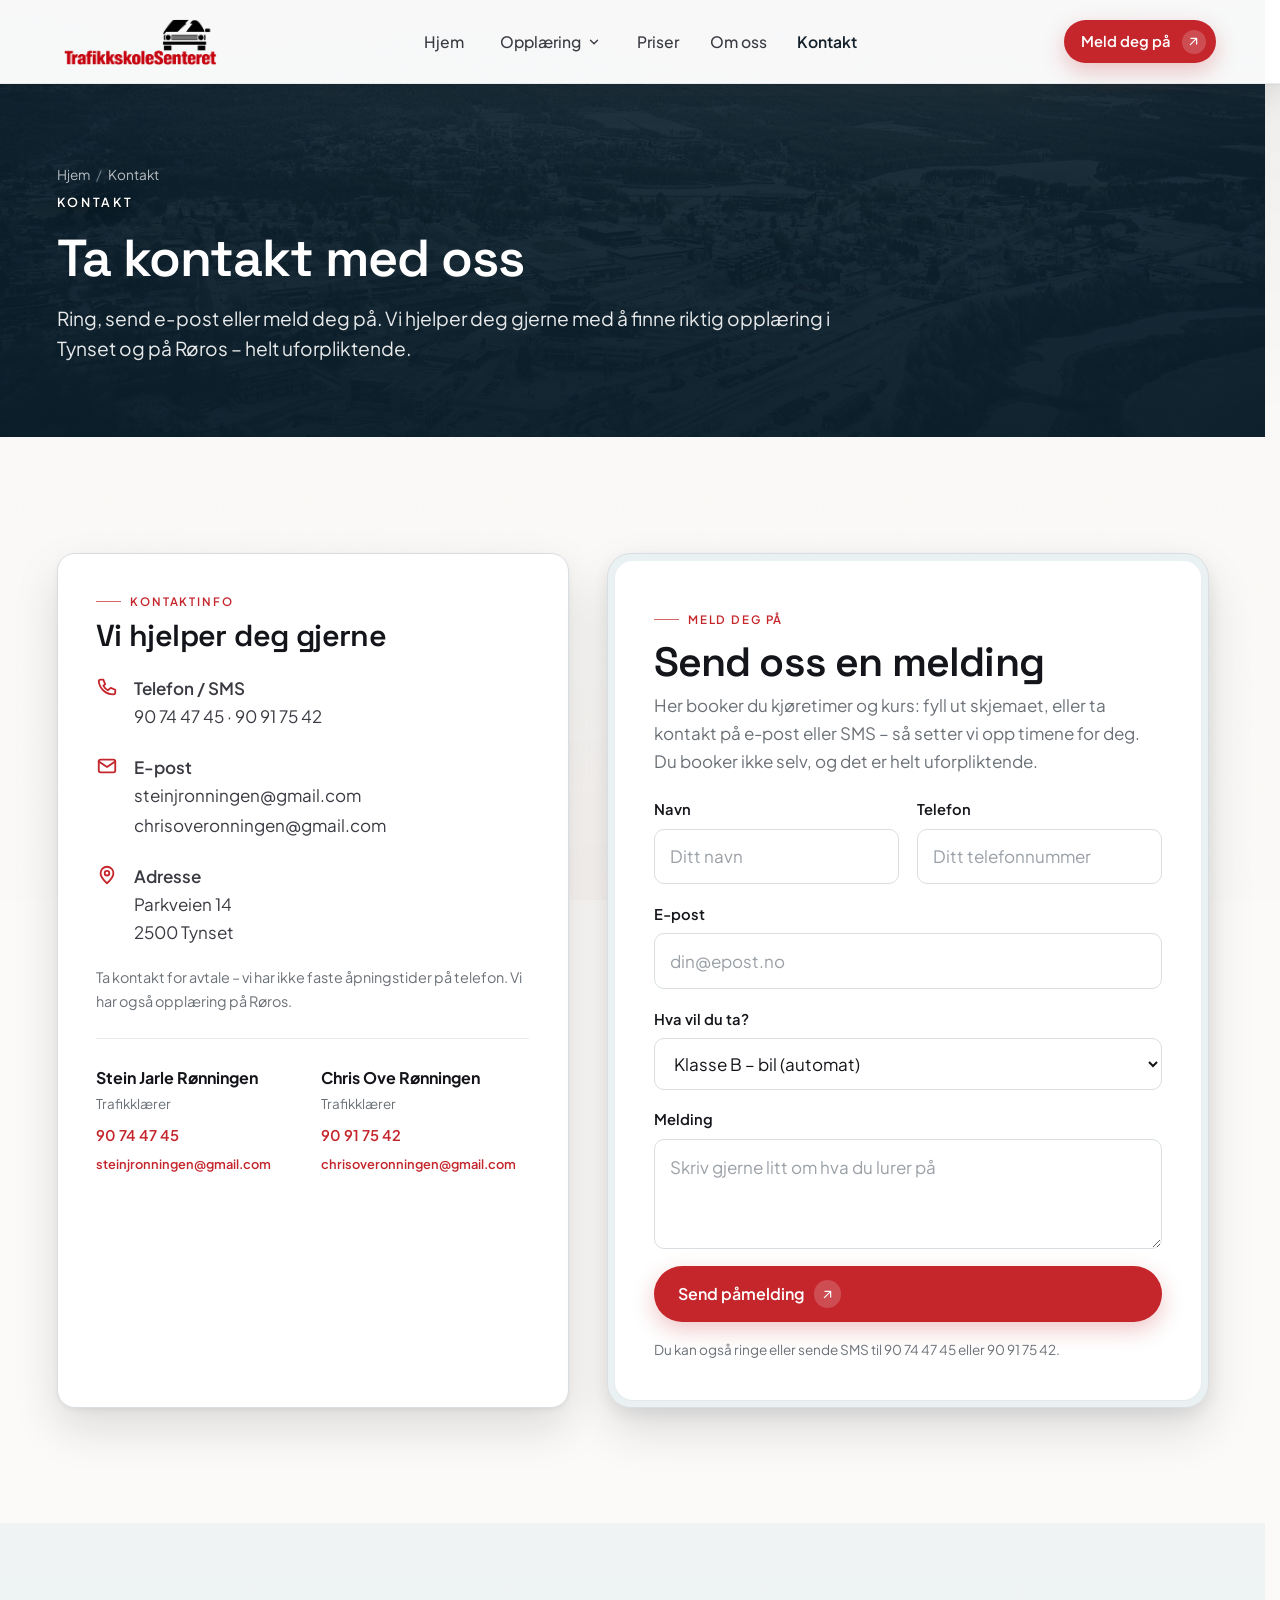
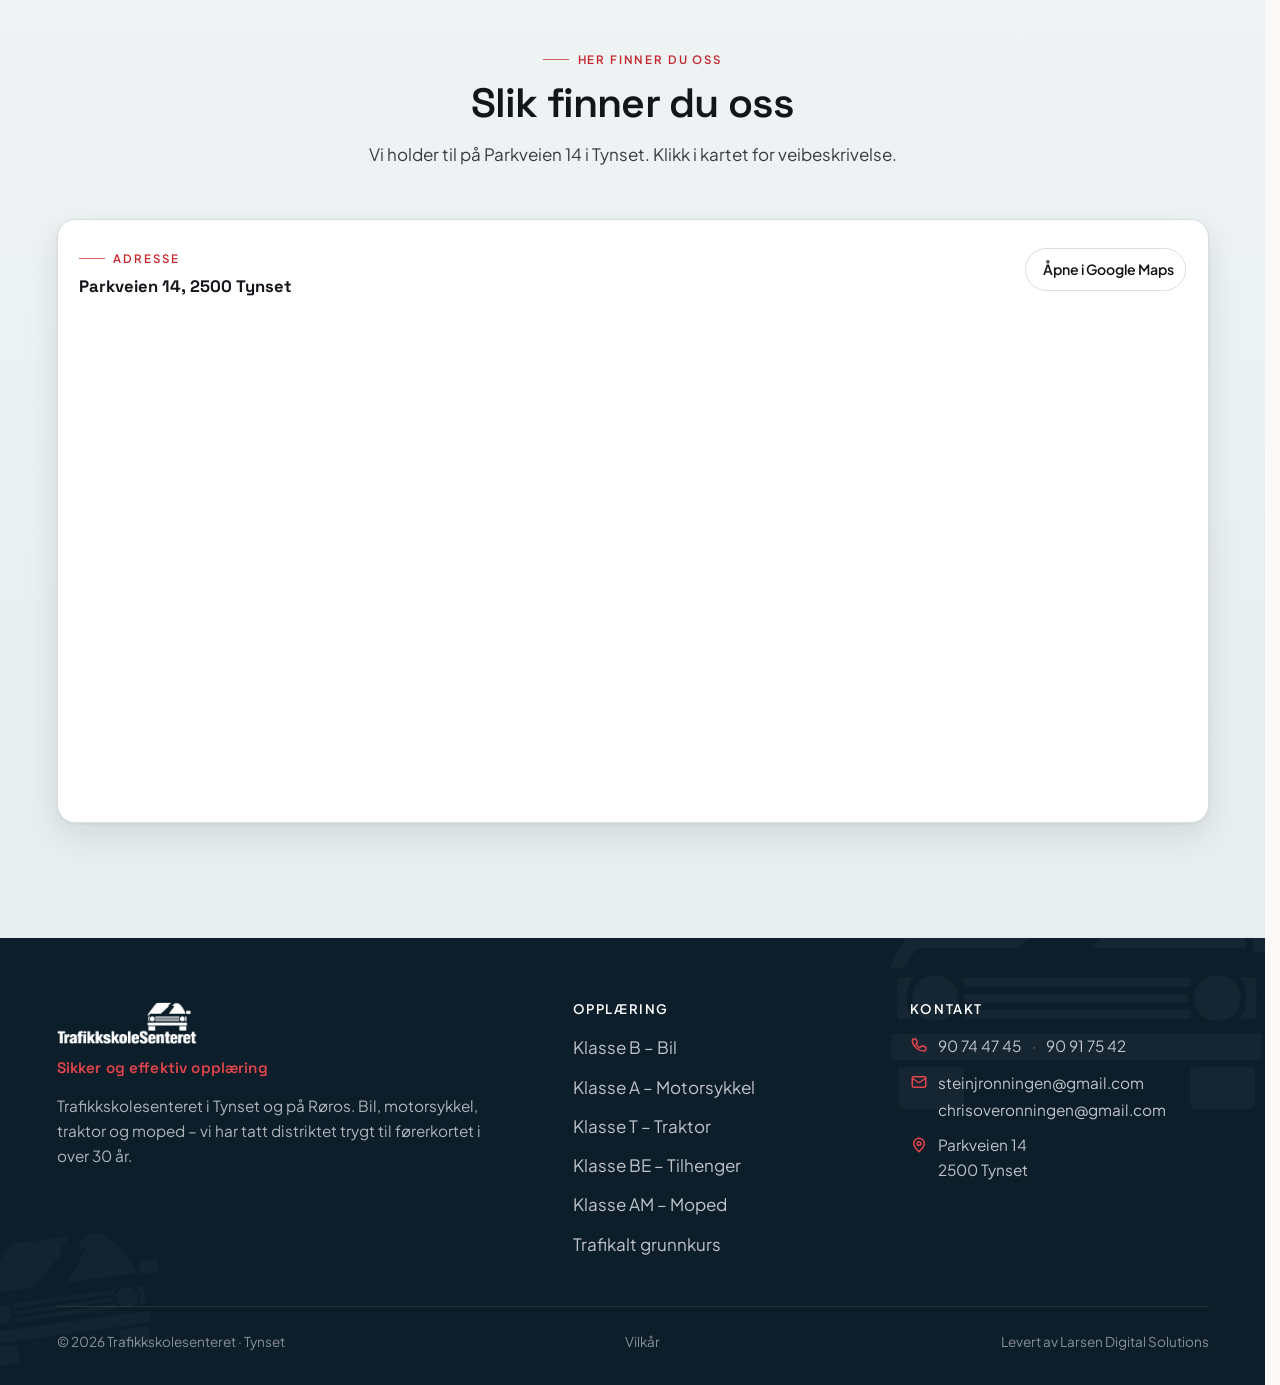
<file: kontakt.html>
<!DOCTYPE html>
<html lang="nb">
<head>
  <meta charset="UTF-8">
  <meta name="viewport" content="width=device-width, initial-scale=1">
  <script>document.documentElement.classList.add('js')</script>
  <title>Kontakt – Trafikkskolesenteret i Tynset</title>
  <meta name="description" content="Kontakt Trafikkskolesenteret i Tynset. Ring 90 74 47 45, send e-post til steinjronningen@gmail.com, eller meld deg på. Adresse: Parkveien 14, 2500 Tynset.">
  <link rel="canonical" href="https://trafikkskolesenteret.no/kontakt.html">
  <meta name="theme-color" content="#0C1E2A">
  <link rel="icon" type="image/png" href="img/favicon.png?v=5">
  <link rel="apple-touch-icon" href="img/favicon.png?v=5">
  <meta property="og:type" content="website">
  <meta property="og:site_name" content="Trafikkskolesenteret">
  <meta property="og:locale" content="nb_NO">
  <meta property="og:title" content="Kontakt – Trafikkskolesenteret">
  <meta property="og:description" content="Ring 90 74 47 45 eller meld deg på. Trafikkskolesenteret i Tynset.">
  <meta property="og:url" content="https://trafikkskolesenteret.no/kontakt.html">
  <meta property="og:image" content="https://trafikkskolesenteret.no/img/road.jpg">
  <meta name="twitter:card" content="summary_large_image">
  <meta name="twitter:title" content="Kontakt – Trafikkskolesenteret">
  <meta name="twitter:description" content="Ring 90 74 47 45 eller meld deg på. Trafikkskolesenteret i Tynset.">
  <meta name="twitter:image" content="https://trafikkskolesenteret.no/img/road.jpg">
  <link rel="stylesheet" href="css/styles.css?v=43">
  <script type="application/ld+json">{"@context":"https://schema.org","@type":"BreadcrumbList","itemListElement":[{"@type":"ListItem","position":1,"name":"Hjem","item":"https://trafikkskolesenteret.no/"},{"@type":"ListItem","position":2,"name":"Kontakt","item":"https://trafikkskolesenteret.no/kontakt.html"}]}</script>
  <style>
    .kontakt { display: grid; gap: clamp(1.6rem, 3vw, 2.4rem); align-items: stretch; }
    @media (min-width: 940px) { .kontakt { grid-template-columns: .92fr 1.08fr; } }
    .kc-card { display: flex; flex-direction: column; padding: clamp(1.7rem, 3vw, 2.4rem); }
    .kc-card h2 { font-size: clamp(1.5rem, 2.4vw, 1.9rem); }
    .kc-teachers { display: grid; gap: 1rem; margin-top: 1.6rem; padding-top: 1.6rem; border-top: 1px solid var(--hairline-soft); }
    @media (min-width: 540px) { .kc-teachers { grid-template-columns: 1fr 1fr; } }
    .kc-teacher b { display: block; font-size: 1rem; }
    .kc-teacher span { display: block; font-size: .84rem; color: var(--muted); margin: .1rem 0 .3rem; }
    .kc-teacher a { font-weight: 600; font-size: .92rem; color: var(--accent); }
    .map-card { display: flex; flex-direction: column; background: var(--surface); border: 1px solid var(--hairline); border-radius: var(--r-card); box-shadow: var(--shadow-sm); overflow: hidden; }
    .map-card__head { display: flex; align-items: center; justify-content: space-between; gap: 1rem; padding: 1.1rem 1.35rem; }
    .map-card__head b { display: block; font-family: var(--font-display); font-size: 1.04rem; margin-top: .35rem; }
    .map-card .map { border: 0; border-radius: 0; box-shadow: none; aspect-ratio: 16 / 7; }
  </style>
</head>
<body>
  <a href="#hovedinnhold" class="skip-link">Hopp til innhold</a>

  <!-- ===================== NAV ===================== -->
  <header class="nav">
    <div class="container nav__inner">
      <a class="brand" href="index.html" aria-label="Trafikkskolesenteret, forside"><img decoding="async" class="brand__logo" src="img/logo.png?v=1" alt="Trafikkskolesenteret"></a>
      <nav class="nav__links" aria-label="Hovedmeny">
        <a href="index.html">Hjem</a>
        <div class="has-dd">
          <button class="dd__btn" aria-haspopup="true" aria-expanded="false">Opplæring
            <svg viewBox="0 0 24 24" fill="none" stroke="currentColor" stroke-width="2.4" stroke-linecap="round" stroke-linejoin="round" aria-hidden="true"><path d="m6 9 6 6 6-6"/></svg>
          </button>
          <div class="dd__panel" role="menu">
            <a href="klasse-b.html" role="menuitem"><span class="dd__ic"><svg viewBox="0 0 24 24" fill="none" stroke="currentColor" stroke-width="2" stroke-linecap="round" stroke-linejoin="round"><path d="M5 13l1.5-4.5A2 2 0 0 1 8.4 7h7.2a2 2 0 0 1 1.9 1.5L19 13M5 13h14v4H5z"/><circle cx="8" cy="17" r="1.4"/><circle cx="16" cy="17" r="1.4"/></svg></span><span><b>Klasse B – Bil</b><span>Manuell eller automat</span></span></a>
            <a href="klasse-a-mc.html" role="menuitem"><span class="dd__ic"><svg viewBox="0 0 24 24" fill="none" stroke="currentColor" stroke-width="2" stroke-linecap="round" stroke-linejoin="round"><circle cx="5" cy="16" r="3.2"/><circle cx="19" cy="16" r="3.2"/><path d="M8.2 16h4.3l3-5.5H14l-2-2H8"/><path d="M15.5 10.5 17.5 16"/></svg></span><span><b>Klasse A – Motorsykkel</b><span>Lett, mellomtung og tung</span></span></a>
            <a href="klasse-t.html" role="menuitem"><span class="dd__ic"><svg viewBox="0 0 24 24" fill="none" stroke="currentColor" stroke-width="2" stroke-linecap="round" stroke-linejoin="round"><circle cx="7" cy="16" r="4"/><circle cx="18" cy="17" r="3"/><path d="M7 12V6h4l2 6M11 16h4M15 17V8h5"/></svg></span><span><b>Klasse T – Traktor</b><span>Traktor og redskap</span></span></a>
            <a href="klasse-be.html" role="menuitem"><span class="dd__ic"><svg viewBox="0 0 24 24" fill="none" stroke="currentColor" stroke-width="2" stroke-linecap="round" stroke-linejoin="round"><path d="M3 8h9v6H3zM12 11h6l3 3v0h-9z"/><circle cx="7" cy="17" r="1.6"/><circle cx="17" cy="17" r="1.6"/></svg></span><span><b>Klasse BE</b><span>Bil med tilhenger</span></span></a>
            <a href="klasse-am.html" role="menuitem"><span class="dd__ic"><svg viewBox="0 0 24 24" fill="none" stroke="currentColor" stroke-width="2" stroke-linecap="round" stroke-linejoin="round"><circle cx="5.5" cy="16" r="3"/><circle cx="18.5" cy="16" r="3"/><path d="M8.5 16h7l2-6h2M17.5 10 16 6h-3M5.5 16 8 11h6"/></svg></span><span><b>Klasse AM – Moped</b><span>Moped fra 16 år</span></span></a>
            <a href="trafikalt-grunnkurs.html" role="menuitem"><span class="dd__ic"><svg viewBox="0 0 24 24" fill="none" stroke="currentColor" stroke-width="2" stroke-linecap="round" stroke-linejoin="round"><path d="M9 11l3 3L22 4"/><path d="M21 12v7a2 2 0 0 1-2 2H5a2 2 0 0 1-2-2V5a2 2 0 0 1 2-2h11"/></svg></span><span><b>Trafikalt grunnkurs</b><span>Obligatorisk førstesteg</span></span></a>
          </div>
        </div>
        <a href="priser.html">Priser</a>
        <a href="om-oss.html">Om oss</a>
        <a href="kontakt.html" aria-current="page">Kontakt</a>
      </nav>
      <div class="nav__cta">
        <a class="btn btn--primary" href="#meldpaa">Meld deg på
          <span class="btn__icon" aria-hidden="true"><svg viewBox="0 0 24 24" fill="none" stroke="currentColor" stroke-width="2" stroke-linecap="round" stroke-linejoin="round"><path d="M7 17 17 7M8 7h9v9"/></svg></span>
        </a>
      </div>
      <button class="nav__burger" aria-label="Åpne meny" aria-expanded="false" aria-controls="mobilmeny"><span></span><span></span><span></span></button>
    </div>
  </header>

  <div class="mobile-menu" id="mobilmeny">
    <a class="m-link" href="index.html">Hjem</a>
    <span class="m-link" style="cursor:default;opacity:.7">Opplæring</span>
    <div class="m-sub">
      <a href="klasse-b.html">Klasse B – Bil</a>
      <a href="klasse-a-mc.html">Klasse A – MC</a>
      <a href="klasse-t.html">Klasse T – Traktor</a>
      <a href="klasse-be.html">Klasse BE – Tilhenger</a>
      <a href="klasse-am.html">Klasse AM – Moped</a>
      <a href="trafikalt-grunnkurs.html">Trafikalt grunnkurs</a>
    </div>
    <a class="m-link" href="priser.html">Priser</a>
    <a class="m-link" href="om-oss.html">Om oss</a>
    <a class="m-link" href="kontakt.html">Kontakt</a>
    <div class="mobile-menu__foot">
      <a class="btn btn--primary btn--block" href="#meldpaa">Meld deg på</a>
    </div>
  </div>

  <main id="hovedinnhold">

    <!-- ===================== SUBHERO ===================== -->
    <section class="subhero">
      <div class="subhero__bg" aria-hidden="true"><img decoding="async" src="img/tynset-vinter.jpg" alt=""></div>
      <div class="subhero__scrim" aria-hidden="true"></div>
      <span data-nav-sentinel style="position:absolute;top:60px;height:1px;width:1px"></span>
      <div class="container">
        <div class="crumbs"><a href="index.html">Hjem</a><span>/</span> Kontakt</div>
        <span class="eyebrow">Kontakt</span>
        <h1>Ta kontakt med oss</h1>
        <p class="lead">Ring, send e-post eller meld deg på. Vi hjelper deg gjerne med å finne riktig opplæring i Tynset og på Røros – helt uforpliktende.</p>
      </div>
    </section>

    <!-- ===================== SKJEMA + INFO ===================== -->
    <section class="section">
      <div class="container">
        <div class="kontakt">

          <!-- venstre: kontaktinfo -->
          <div class="card kc-card reveal">
            <span class="eyebrow">Kontaktinfo</span>
            <h2 style="margin:.6rem 0 1.3rem">Vi hjelper deg gjerne</h2>
            <ul class="info-list">
              <li><span class="info-ic"><svg viewBox="0 0 24 24" fill="none" stroke="currentColor" stroke-width="2" stroke-linecap="round" stroke-linejoin="round" aria-hidden="true"><path d="M5 4h3l2 5-2 1.5a11 11 0 0 0 5 5L16 13l5 2v3a2 2 0 0 1-2 2A16 16 0 0 1 3 6a2 2 0 0 1 2-2Z"/></svg></span><span><b>Telefon / SMS</b><a href="tel:+4790744745">90 74 47 45</a> <span style="color:var(--ink-3)">·</span> <a href="tel:+4790917542">90 91 75 42</a></span></li>
              <li><span class="info-ic"><svg viewBox="0 0 24 24" fill="none" stroke="currentColor" stroke-width="2" stroke-linecap="round" stroke-linejoin="round" aria-hidden="true"><rect x="3" y="5" width="18" height="14" rx="2"/><path d="m3 7 9 6 9-6"/></svg></span><span><b>E-post</b><a href="mailto:steinjronningen@gmail.com" style="display:block">steinjronningen@gmail.com</a><a href="mailto:chrisoveronningen@gmail.com" style="display:block;margin-top:.15rem">chrisoveronningen@gmail.com</a></span></li>
              <li><span class="info-ic"><svg viewBox="0 0 24 24" fill="none" stroke="currentColor" stroke-width="2" stroke-linecap="round" stroke-linejoin="round" aria-hidden="true"><path d="M12 21s-7-6.5-7-11a7 7 0 0 1 14 0c0 4.5-7 11-7 11Z"/><circle cx="12" cy="10" r="2.5"/></svg></span><span><b>Adresse</b><span style="line-height:1.5">Parkveien 14<br>2500 Tynset</span></span></li>
            </ul>
            <p class="muted" style="font-size:.9rem;line-height:1.6;margin:1.3rem 0 0">Ta kontakt for avtale – vi har ikke faste åpningstider på telefon. Vi har også opplæring på Røros.</p>

            <div class="kc-teachers">
              <div class="kc-teacher">
                <b>Stein Jarle Rønningen</b>
                <span>Trafikklærer</span>
                <a href="tel:+4790744745">90 74 47 45</a>
                <a href="mailto:steinjronningen@gmail.com" style="font-size:.8rem">steinjronningen@gmail.com</a>
              </div>
              <div class="kc-teacher">
                <b>Chris Ove Rønningen</b>
                <span>Trafikklærer</span>
                <a href="tel:+4790917542">90 91 75 42</a>
                <a href="mailto:chrisoveronningen@gmail.com" style="font-size:.8rem">chrisoveronningen@gmail.com</a>
              </div>
            </div>
          </div>

          <!-- høyre: skjema (DEMO – viser kun takk-melding) -->
          <div class="bezel reveal" data-delay="1" id="meldpaa">
            <div class="bezel__inner">
              <span class="eyebrow">Meld deg på</span>
              <h2 style="margin:.7rem 0 .4rem">Send oss en melding</h2>
              <p class="muted" style="margin-bottom:1.4rem">Her booker du kjøretimer og kurs: fyll ut skjemaet, eller ta kontakt på e-post eller SMS – så setter vi opp timene for deg. Du booker ikke selv, og det er helt uforpliktende.</p>
              <!-- TODO: koble skjema til ekte endepunkt (f.eks. Web3Forms) -->
              <form class="form" data-lead-form novalidate>
                <div class="field--row">
                  <div class="field"><label for="navn">Navn</label><input id="navn" name="navn" type="text" autocomplete="name" required placeholder="Ditt navn"></div>
                  <div class="field"><label for="tlf">Telefon</label><input id="tlf" name="tlf" type="tel" autocomplete="tel" required placeholder="Ditt telefonnummer"></div>
                </div>
                <div class="field"><label for="epost">E-post</label><input id="epost" name="epost" type="email" autocomplete="email" placeholder="din@epost.no"></div>
                <div class="field"><label for="klasse">Hva vil du ta?</label><select id="klasse" name="klasse"><option>Klasse B – bil (automat)</option><option>Klasse B – bil (manuell)</option><option>Klasse A – motorsykkel</option><option>Klasse T – traktor</option><option>Klasse BE – tilhenger</option><option>Moped (klasse AM)</option><option>Trafikalt grunnkurs</option><option>Annet / usikker</option></select></div>
                <div class="field"><label for="melding">Melding</label><textarea id="melding" name="melding" placeholder="Skriv gjerne litt om hva du lurer på"></textarea></div>
                <button class="btn btn--primary btn--lg" type="submit">Send påmelding<span class="btn__icon" aria-hidden="true"><svg viewBox="0 0 24 24" fill="none" stroke="currentColor" stroke-width="2" stroke-linecap="round" stroke-linejoin="round"><path d="M7 17 17 7M8 7h9v9"/></svg></span></button>
                <p class="form__note">Du kan også ringe eller sende SMS til <a href="tel:+4790744745">90 74 47 45</a> eller <a href="tel:+4790917542">90 91 75 42</a>.</p>
                <p class="form__status" aria-live="polite"></p>
              </form>
            </div>
          </div>

        </div>
      </div>
    </section>

    <!-- ===================== KART ===================== -->
    <section class="section section--soft">
      <div class="container">
        <div class="section-head section-head--center reveal">
          <span class="eyebrow eyebrow--center">Her finner du oss</span>
          <h2>Slik finner du oss</h2>
          <p class="measure" style="margin:.9rem auto 0">Vi holder til på Parkveien 14 i Tynset. Klikk i kartet for veibeskrivelse.</p>
        </div>
        <div class="map-card reveal">
          <div class="map-card__head">
            <div><span class="eyebrow">Adresse</span><b>Parkveien 14, 2500 Tynset</b></div>
            <a class="btn btn--ghost btn--sm" href="https://www.google.com/maps/search/?api=1&query=Parkveien+14,+2500+Tynset" target="_blank" rel="noopener">Åpne i Google Maps</a>
          </div>
          <div class="map"><iframe title="Kart – Trafikkskolesenteret, Tynset" loading="lazy" referrerpolicy="no-referrer-when-downgrade" src="https://www.google.com/maps?q=Parkveien%2014,%202500%20Tynset&output=embed"></iframe></div>
        </div>
      </div>
    </section>

  </main>

  <!-- ===================== FOOTER ===================== -->
  <footer class="footer">
    <div class="container">
      <div class="footer__grid">
        <div>
          <a class="brand" href="index.html" aria-label="Trafikkskolesenteret, forside"><img decoding="async" class="brand__logo" src="img/logo.png?v=1" alt="Trafikkskolesenteret"></a>
          <p class="footer__tagline">Sikker og effektiv opplæring</p>
          <p class="footer__about">Trafikkskolesenteret i Tynset og på Røros. Bil, motorsykkel, traktor og moped – vi har tatt distriktet trygt til førerkortet i over 30 år.</p>
        </div>
        <div>
          <h4>Opplæring</h4>
          <ul>
            <li><a href="klasse-b.html">Klasse B – Bil</a></li>
            <li><a href="klasse-a-mc.html">Klasse A – Motorsykkel</a></li>
            <li><a href="klasse-t.html">Klasse T – Traktor</a></li>
            <li><a href="klasse-be.html">Klasse BE – Tilhenger</a></li>
            <li><a href="klasse-am.html">Klasse AM – Moped</a></li>
            <li><a href="trafikalt-grunnkurs.html">Trafikalt grunnkurs</a></li>
          </ul>
        </div>
        <div>
          <h4>Kontakt</h4>
          <ul class="footer__contact">
            <li><svg viewBox="0 0 24 24" fill="none" stroke="currentColor" stroke-width="2" stroke-linecap="round" stroke-linejoin="round" aria-hidden="true"><path d="M5 4h3l2 5-2 1.5a11 11 0 0 0 5 5L16 13l5 2v3a2 2 0 0 1-2 2A16 16 0 0 1 3 6a2 2 0 0 1 2-2Z"/></svg><a href="tel:+4790744745">90 74 47 45</a> <span style="opacity:.45">·</span> <a href="tel:+4790917542">90 91 75 42</a></li><li><svg viewBox="0 0 24 24" fill="none" stroke="currentColor" stroke-width="2" stroke-linecap="round" stroke-linejoin="round" aria-hidden="true"><rect x="3" y="5" width="18" height="14" rx="2"/><path d="m3 7 9 6 9-6"/></svg><span style="display:inline-flex;flex-direction:column;gap:.1rem"><a href="mailto:steinjronningen@gmail.com">steinjronningen@gmail.com</a><a href="mailto:chrisoveronningen@gmail.com">chrisoveronningen@gmail.com</a></span></li>
            <li><svg viewBox="0 0 24 24" fill="none" stroke="currentColor" stroke-width="2" stroke-linecap="round" stroke-linejoin="round" aria-hidden="true"><path d="M12 21s-7-6.5-7-11a7 7 0 0 1 14 0c0 4.5-7 11-7 11Z"/><circle cx="12" cy="10" r="2.5"/></svg><span style="line-height:1.6">Parkveien 14<br>2500 Tynset</span></li>
          </ul>
        </div>
      </div>
      <div class="footer__bar">
        <span>© <span data-year>2026</span> Trafikkskolesenteret · Tynset</span>
        <a href="vilkar.html">Vilkår</a>
        <span>Levert av Larsen Digital Solutions</span>
      </div>
    </div>
  </footer>

  <div class="mbar">
    <a class="btn btn--ghost" href="tel:+4790744745">Ring oss</a>
    <a class="btn btn--primary" href="#meldpaa">Meld deg på</a>
  </div>

  <script src="js/main.js?v=13" defer></script>
</body>
</html>
</file>
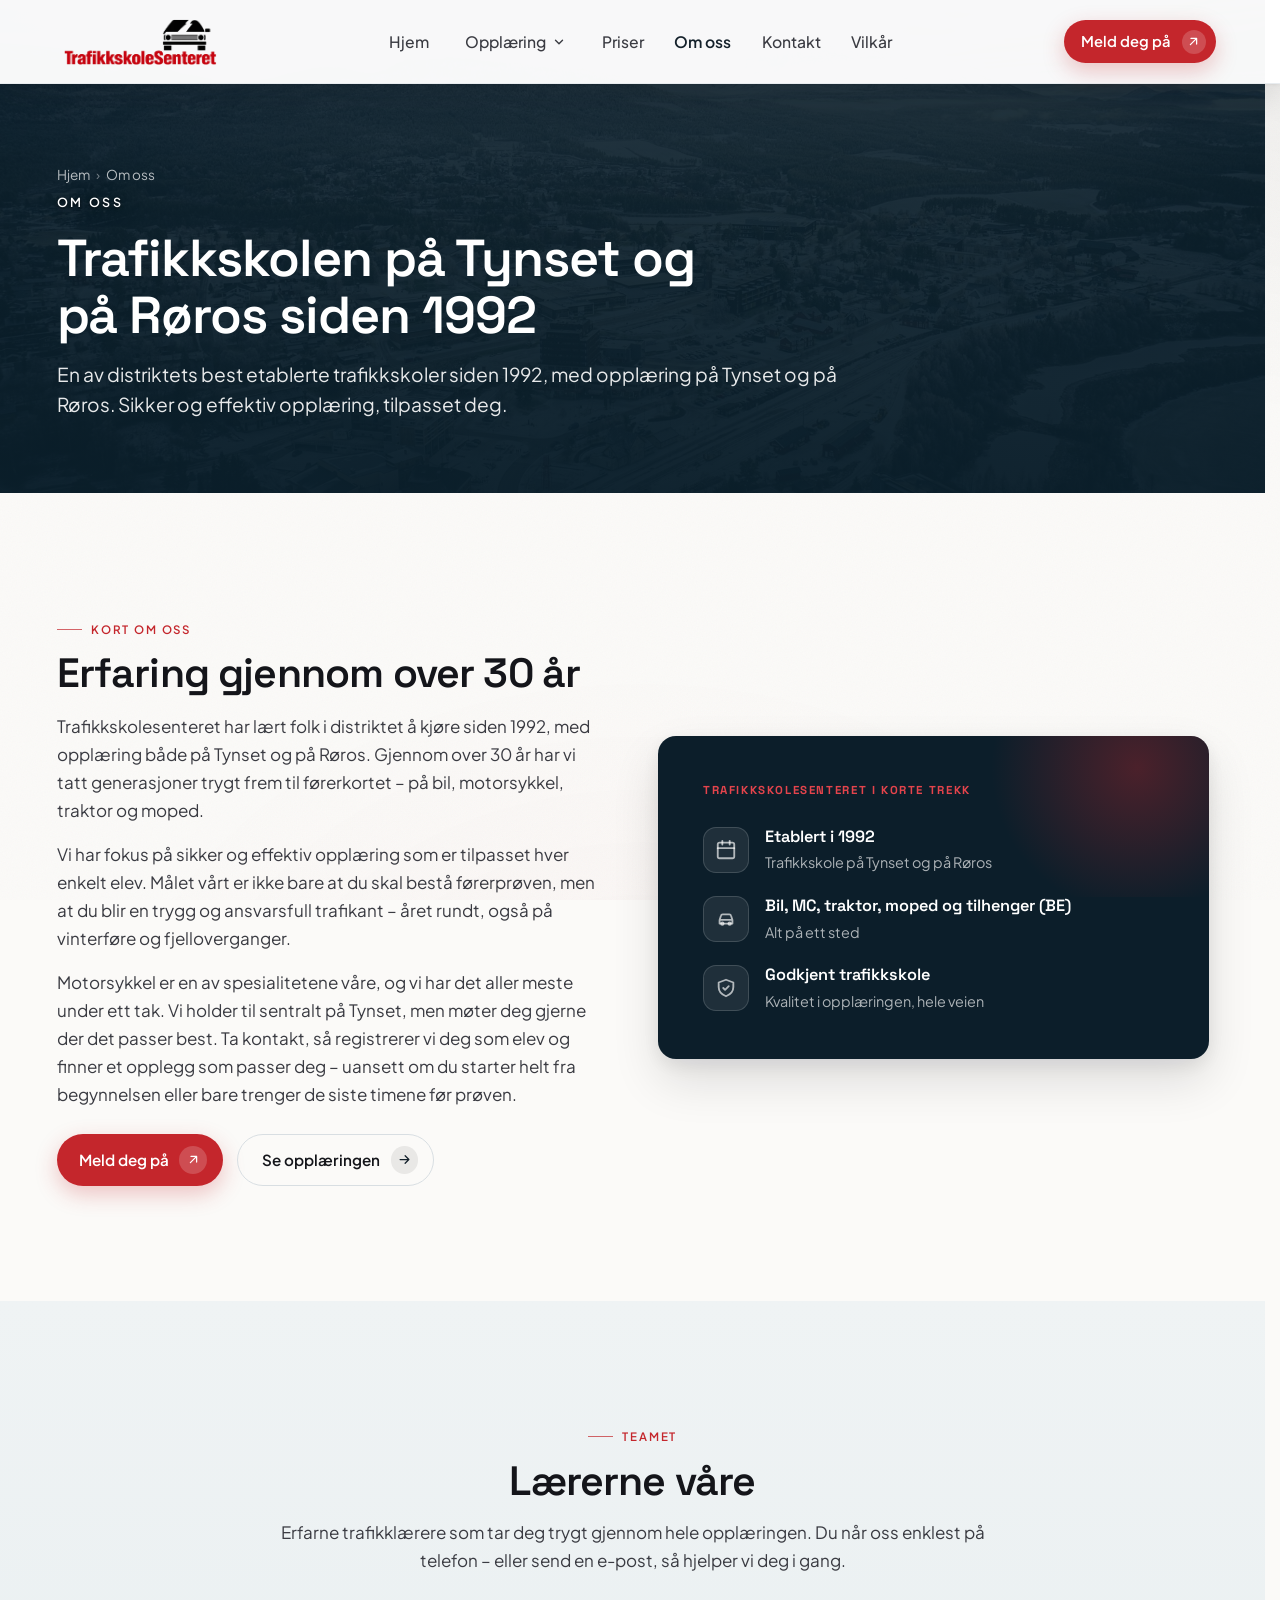
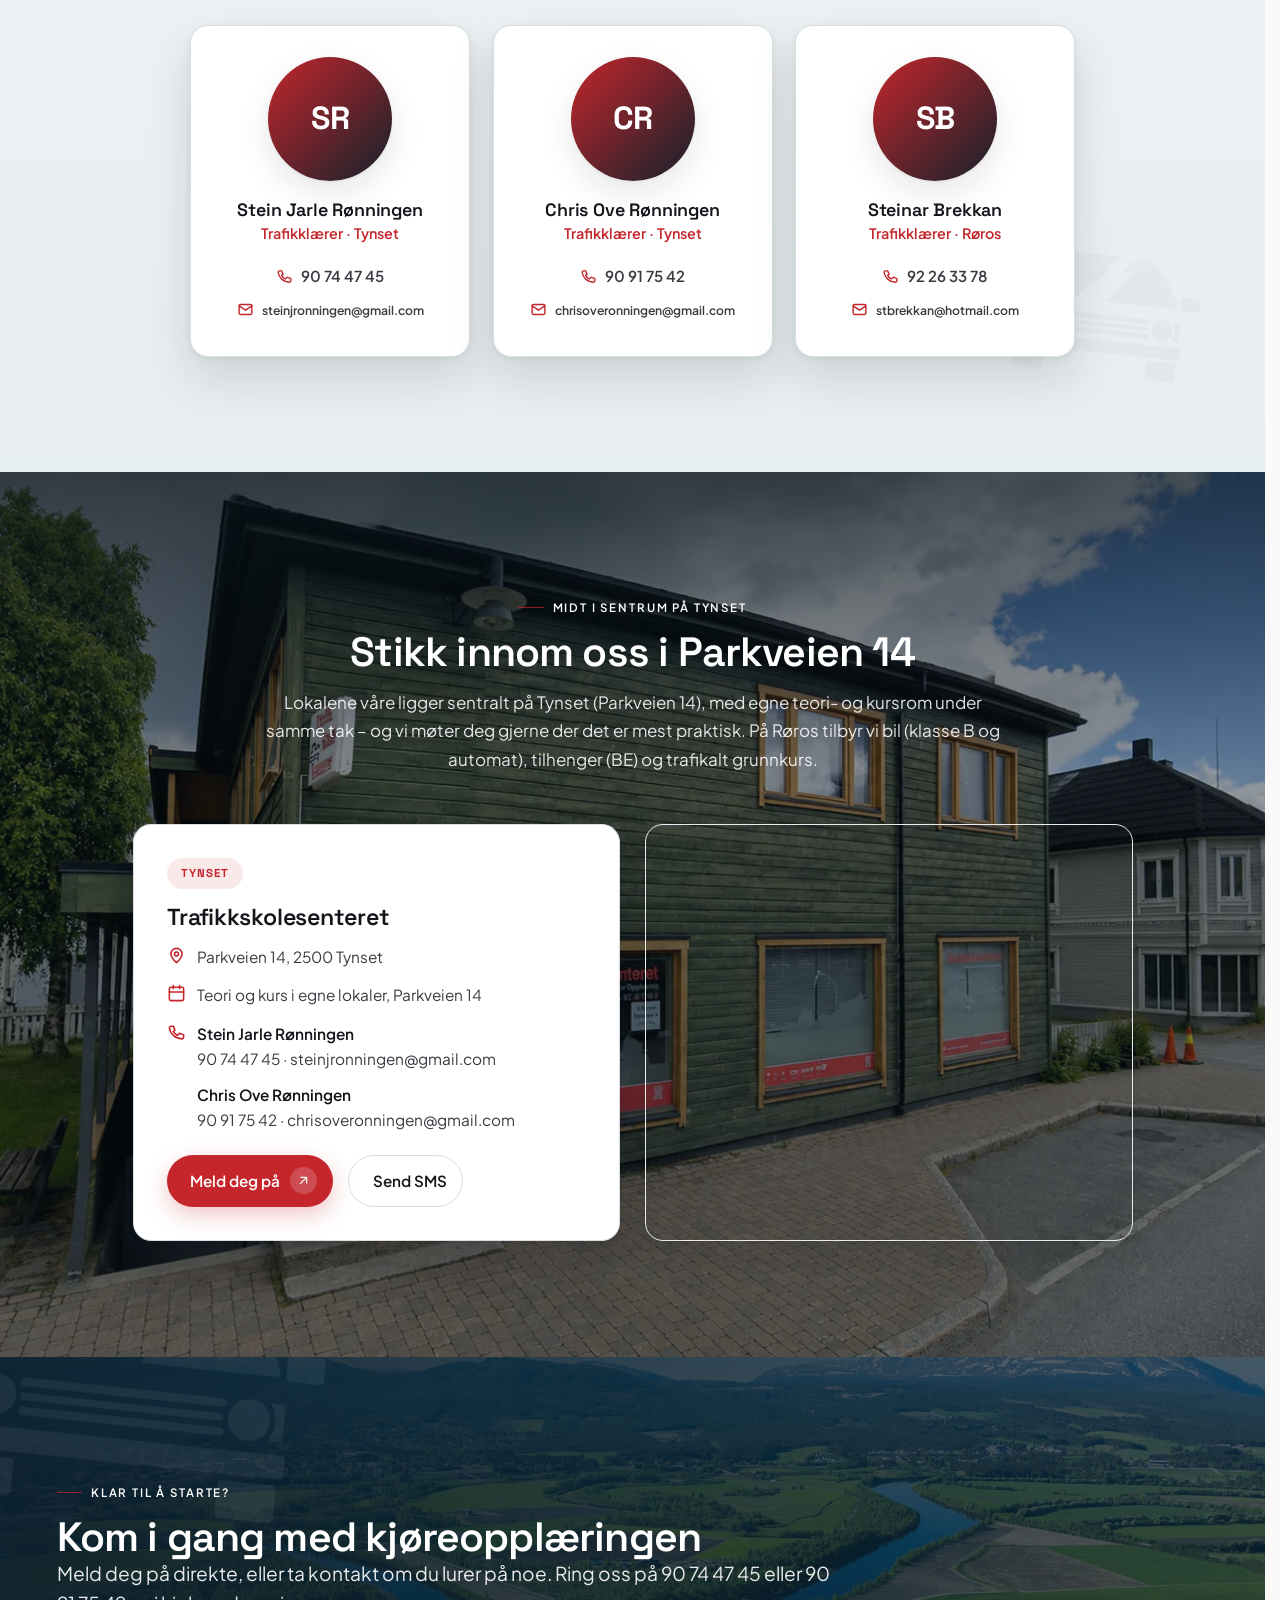
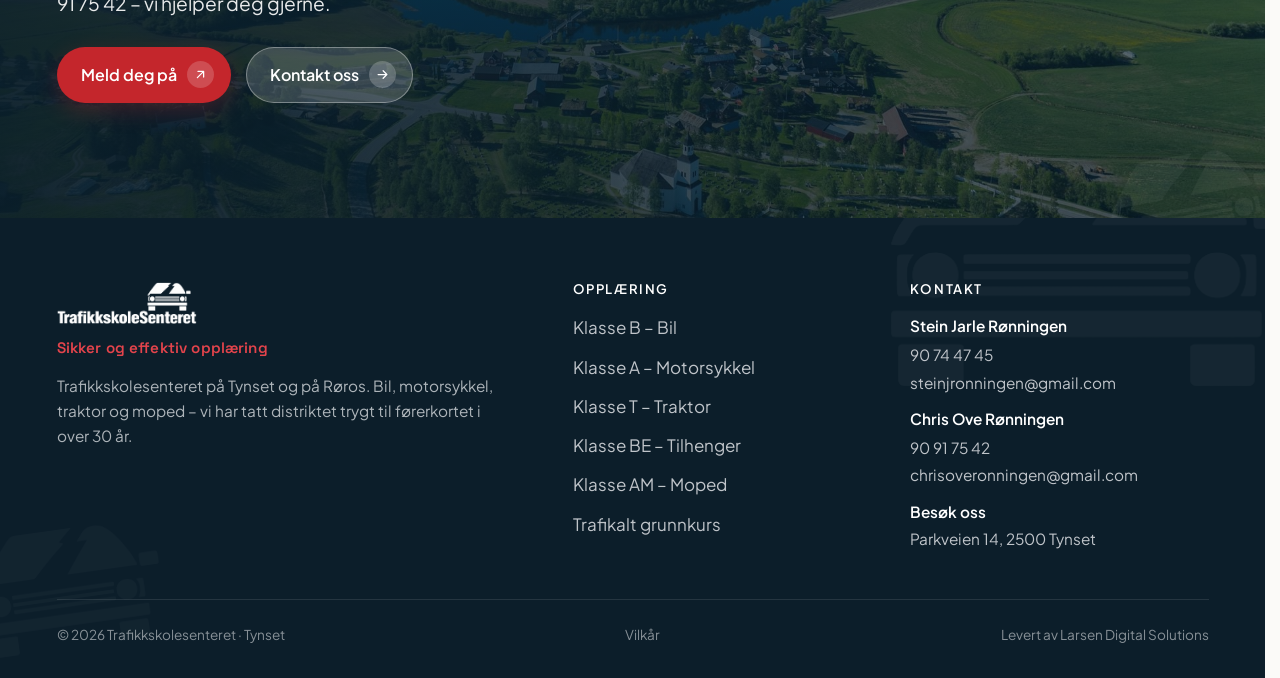
<file: om-oss.html>
<!DOCTYPE html>
<html lang="nb">
<head>
  <meta charset="UTF-8">
  <meta name="viewport" content="width=device-width, initial-scale=1">
  <script>document.documentElement.classList.add('js')</script>
  <title>Om oss – Trafikkskolesenteret på Tynset</title>
  <meta name="description" content="Bli kjent med Trafikkskolesenteret på Tynset. Opplæring på automat og manuell, med trafikklærere som er opptatt av trygge sjåfører og kvalitet slik at du består førerprøven på første forsøk.">
  <link rel="canonical" href="https://trafikkskolesenteret.net/om-oss.html">
  <meta name="theme-color" content="#0C1E2A">
  <link rel="icon" type="image/png" href="img/favicon.png?v=5">
  <link rel="apple-touch-icon" href="img/favicon.png?v=5">
  <meta property="og:type" content="website">
  <meta property="og:site_name" content="Trafikkskolesenteret">
  <meta property="og:locale" content="nb_NO">
  <meta property="og:title" content="Om oss – Trafikkskolesenteret på Tynset">
  <meta property="og:description" content="Trafikkskole på Tynset. Opplæring på automat og manuell, med fokus på trygge sjåfører og kvalitet i opplæringen.">
  <meta property="og:url" content="https://trafikkskolesenteret.net/om-oss.html">
  <meta property="og:image" content="https://trafikkskolesenteret.net/img/road.jpg">
  <meta name="twitter:card" content="summary_large_image">
  <meta name="twitter:title" content="Om oss – Trafikkskolesenteret på Tynset">
  <meta name="twitter:description" content="Trafikkskole på Tynset. Opplæring på automat og manuell – trygge sjåfører og kvalitet i opplæringen.">
  <meta name="twitter:image" content="https://trafikkskolesenteret.net/img/road.jpg">
  <meta name="geo.region" content="NO-34">
  <meta name="geo.placename" content="Tynset">
  <link rel="stylesheet" href="css/styles.css?v=43">
  <script type="application/ld+json">{"@context":"https://schema.org","@type":"BreadcrumbList","itemListElement":[{"@type":"ListItem","position":1,"name":"Hjem","item":"https://trafikkskolesenteret.net/"},{"@type":"ListItem","position":2,"name":"Om oss","item":"https://trafikkskolesenteret.net/om-oss.html"}]}</script>
  <style>
    .ploc { display: grid; gap: clamp(1.1rem, 2vw, 1.6rem); }
    @media (min-width: 760px) { .ploc { grid-template-columns: 1fr 1fr; } }
    .loc-card { display: flex; flex-direction: column; padding: clamp(1.6rem, 3vw, 2.1rem); }
    .loc-card__tag { display: inline-flex; align-self: flex-start; font-family: var(--font-display); font-weight: 700; font-size: .72rem; letter-spacing: .1em; text-transform: uppercase; color: var(--accent); background: rgba(196,38,44,.1); padding: .36rem .85rem; border-radius: 999px; margin-bottom: 1rem; }
    .loc-card h3 { font-size: 1.45rem; margin-bottom: .9rem; }
    .loc-list { list-style: none; padding: 0; margin: 0 0 1.4rem; display: grid; gap: .8rem; }
    .loc-list li { display: flex; gap: .7rem; align-items: flex-start; font-size: .96rem; color: var(--ink-2); }
    .loc-list svg { flex: none; width: 19px; height: 19px; color: var(--accent); margin-top: 2px; }
    .loc-card .btn-row { margin-top: auto; }
    .team { text-align: center; align-items: center; padding: clamp(1.5rem, 2.6vw, 1.9rem); }
    .team__avatar { width: 124px; height: 124px; border-radius: 50%; overflow: hidden; display: grid; place-items: center; margin: 0 auto 1.2rem; background: linear-gradient(135deg, var(--accent), var(--brand)); box-shadow: var(--shadow-sm); }
    .team__avatar img { width: 100%; height: 100%; object-fit: cover; display: block; }
    .team h3 { font-size: 1.12rem; margin-bottom: .2rem; }
    .team__role { color: var(--accent); font-weight: 600; font-size: .9rem; margin: 0 0 1.1rem; }
    .team__tel { display: inline-flex; align-items: center; gap: .5rem; font-weight: 600; font-size: .94rem; color: var(--ink-2); }
    .team__tel svg { width: 17px; height: 17px; color: var(--accent); flex: none; }
    .team__tel:hover { color: var(--brand); }
    /* Fakta-kort (erstatter bilde i "Kort om oss") */
    .about-facts { position: relative; overflow: hidden; background: var(--bg-deep); color: #fff; border-radius: var(--r-card); padding: clamp(1.9rem, 3.5vw, 2.9rem); box-shadow: var(--shadow-md); }
    .about-facts::before { content: ''; position: absolute; top: -30%; right: -18%; width: 62%; height: 80%; background: radial-gradient(circle, rgba(196,38,44,.34), transparent 68%); pointer-events: none; }
    .about-facts__eyebrow { position: relative; display: block; font-family: var(--font-display); font-weight: 700; font-size: .72rem; letter-spacing: .14em; text-transform: uppercase; color: var(--accent-bright); margin-bottom: 1.7rem; }
    .about-facts__list { position: relative; list-style: none; padding: 0; margin: 0; display: grid; gap: 1.3rem; }
    .about-facts__list li { display: flex; gap: 1rem; align-items: flex-start; }
    .about-facts__ic { flex: none; width: 46px; height: 46px; border-radius: 13px; display: grid; place-items: center; background: rgba(255,255,255,.08); border: 1px solid rgba(255,255,255,.15); color: var(--accent-bright); }
    .about-facts__ic svg { width: 22px; height: 22px; }
    .about-facts b { display: block; font-family: var(--font-display); font-weight: 600; font-size: 1.02rem; line-height: 1.25; }
    .about-facts__list span, .about-facts__rating span { color: rgba(255,255,255,.66); font-size: .9rem; }
    .about-facts__rating { position: relative; margin-top: 1.7rem; padding-top: 1.6rem; border-top: 1px solid rgba(255,255,255,.13); display: flex; gap: 1rem; align-items: center; }
    .about-facts__stars { flex: none; color: var(--gold); font-size: 1.4rem; letter-spacing: .06em; }
    /* Google Maps ved stedskortet */
    .loc-map { border-radius: var(--r-card); overflow: hidden; box-shadow: var(--shadow-sm); border: 1px solid var(--hairline-soft); min-height: 320px; }
    .loc-map iframe { width: 100%; height: 100%; min-height: 320px; border: 0; display: block; filter: grayscale(.15); }
  </style>
</head>
<body>
  <a href="#hovedinnhold" class="skip-link">Hopp til innhold</a>

  <!-- ===================== NAV ===================== -->
  <header class="nav">
    <div class="container nav__inner">
      <a class="brand" href="index.html" aria-label="Trafikkskolesenteret, forside"><img decoding="async" class="brand__logo" src="img/logo.png?v=1" alt="Trafikkskolesenteret"></a>
      <nav class="nav__links" aria-label="Hovedmeny">
        <a href="index.html">Hjem</a>
        <div class="has-dd">
          <button class="dd__btn" aria-haspopup="true" aria-expanded="false">Opplæring
            <svg viewBox="0 0 24 24" fill="none" stroke="currentColor" stroke-width="2.4" stroke-linecap="round" stroke-linejoin="round" aria-hidden="true"><path d="m6 9 6 6 6-6"/></svg>
          </button>
          <div class="dd__panel" role="menu">
            <a href="klasse-b.html" role="menuitem"><span class="dd__ic"><svg viewBox="0 0 24 24" fill="none" stroke="currentColor" stroke-width="2" stroke-linecap="round" stroke-linejoin="round"><path d="M5 13l1.5-4.5A2 2 0 0 1 8.4 7h7.2a2 2 0 0 1 1.9 1.5L19 13M5 13h14v4H5z"/><circle cx="8" cy="17" r="1.4"/><circle cx="16" cy="17" r="1.4"/></svg></span><span><b>Klasse B – Bil</b><span>Manuell eller automat</span></span></a>
            <a href="klasse-a-mc.html" role="menuitem"><span class="dd__ic"><svg viewBox="0 0 24 24" fill="none" stroke="currentColor" stroke-width="2" stroke-linecap="round" stroke-linejoin="round"><circle cx="5" cy="16" r="3.2"/><circle cx="19" cy="16" r="3.2"/><path d="M8.2 16h4.3l3-5.5H14l-2-2H8"/><path d="M15.5 10.5 17.5 16"/></svg></span><span><b>Klasse A – Motorsykkel</b><span>Lett, mellomtung og tung</span></span></a>
            <a href="klasse-t.html" role="menuitem"><span class="dd__ic"><svg viewBox="0 0 24 24" fill="none" stroke="currentColor" stroke-width="2" stroke-linecap="round" stroke-linejoin="round"><circle cx="7" cy="16" r="4"/><circle cx="18" cy="17" r="3"/><path d="M7 12V6h4l2 6M11 16h4M15 17V8h5"/></svg></span><span><b>Klasse T – Traktor</b><span>Traktor og redskap</span></span></a>
            <a href="klasse-be.html" role="menuitem"><span class="dd__ic"><svg viewBox="0 0 24 24" fill="none" stroke="currentColor" stroke-width="2" stroke-linecap="round" stroke-linejoin="round"><path d="M3 8h9v6H3zM12 11h6l3 3v0h-9z"/><circle cx="7" cy="17" r="1.6"/><circle cx="17" cy="17" r="1.6"/></svg></span><span><b>Klasse BE</b><span>Bil med tilhenger</span></span></a>
            <a href="klasse-am.html" role="menuitem"><span class="dd__ic"><svg viewBox="0 0 24 24" fill="none" stroke="currentColor" stroke-width="2" stroke-linecap="round" stroke-linejoin="round"><circle cx="5.5" cy="16" r="3"/><circle cx="18.5" cy="16" r="3"/><path d="M8.5 16h7l2-6h2M17.5 10 16 6h-3M5.5 16 8 11h6"/></svg></span><span><b>Klasse AM – Moped</b><span>Moped fra 16 år</span></span></a>
            <a href="trafikalt-grunnkurs.html" role="menuitem"><span class="dd__ic"><svg viewBox="0 0 24 24" fill="none" stroke="currentColor" stroke-width="2" stroke-linecap="round" stroke-linejoin="round"><path d="M9 11l3 3L22 4"/><path d="M21 12v7a2 2 0 0 1-2 2H5a2 2 0 0 1-2-2V5a2 2 0 0 1 2-2h11"/></svg></span><span><b>Trafikalt grunnkurs</b><span>Obligatorisk førstesteg</span></span></a>
          </div>
        </div>
        <a href="priser.html">Priser</a>
        <a href="om-oss.html" aria-current="page">Om oss</a>
        <a href="kontakt.html">Kontakt</a>
        <a href="vilkar.html">Vilkår</a>
      </nav>
      <div class="nav__cta">
        <a class="btn btn--primary" href="kontakt.html">Meld deg på
          <span class="btn__icon" aria-hidden="true"><svg viewBox="0 0 24 24" fill="none" stroke="currentColor" stroke-width="2" stroke-linecap="round" stroke-linejoin="round"><path d="M7 17 17 7M8 7h9v9"/></svg></span>
        </a>
      </div>
      <button class="nav__burger" aria-label="Åpne meny" aria-expanded="false" aria-controls="mobilmeny"><span></span><span></span><span></span></button>
    </div>
  </header>

  <div class="mobile-menu" id="mobilmeny">
    <a class="m-link" href="index.html">Hjem</a>
    <span class="m-link" style="cursor:default;opacity:.7">Opplæring</span>
    <div class="m-sub">
      <a href="klasse-b.html">Klasse B – Bil</a>
      <a href="klasse-a-mc.html">Klasse A – MC</a>
      <a href="klasse-t.html">Klasse T – Traktor</a>
      <a href="klasse-be.html">Klasse BE – Tilhenger</a>
      <a href="klasse-am.html">Klasse AM – Moped</a>
      <a href="trafikalt-grunnkurs.html">Trafikalt grunnkurs</a>
    </div>
    <a class="m-link" href="priser.html">Priser</a>
    <a class="m-link" href="om-oss.html">Om oss</a>
    <a class="m-link" href="kontakt.html">Kontakt</a>
    <a class="m-link" href="vilkar.html">Vilkår</a>
    <div class="mobile-menu__foot">
      <a class="btn btn--primary btn--block" href="kontakt.html">Meld deg på</a>
    </div>
  </div>

  <main id="hovedinnhold">

    <!-- ===================== SUBHERO ===================== -->
    <section class="subhero">
      <div class="subhero__bg" aria-hidden="true"><img decoding="async" src="img/tynset-vinter.jpg" alt="" width="1920" height="900"></div>
      <div class="subhero__scrim" aria-hidden="true"></div>
      <span data-nav-sentinel style="position:absolute;top:60px;height:1px;width:1px"></span>
      <div class="container">
        <nav class="crumbs" aria-label="Brødsmuler"><a href="index.html">Hjem</a><span>›</span> Om oss</nav>
        <span class="eyebrow">Om oss</span>
        <h1 style="margin-top:1rem">Trafikkskolen på Tynset og på Røros siden 1992</h1>
        <p class="lead">En av distriktets best etablerte trafikkskoler siden 1992, med opplæring på Tynset og på Røros. Sikker og effektiv opplæring, tilpasset deg.</p>
      </div>
    </section>

    <!-- ===================== KORT OM SKOLEN ===================== -->
    <section class="section">
      <div class="container">
        <div class="split reveal">
          <div class="prose">
            <span class="eyebrow">Kort om oss</span>
            <h2 style="margin:.8rem 0 1rem">Erfaring gjennom over 30 år</h2>
            <p>Trafikkskolesenteret har lært folk i distriktet å kjøre siden 1992, med opplæring både på Tynset og på Røros. Gjennom over 30 år har vi tatt generasjoner trygt frem til førerkortet – på bil, motorsykkel, traktor og moped.</p>
            <p>Vi har fokus på sikker og effektiv opplæring som er tilpasset hver enkelt elev. Målet vårt er ikke bare at du skal bestå førerprøven, men at du blir en trygg og ansvarsfull trafikant – året rundt, også på vinterføre og fjelloverganger.</p>
            <p>Motorsykkel er en av spesialitetene våre, og vi har det aller meste under ett tak. Vi holder til sentralt på Tynset, men møter deg gjerne der det passer best. Ta kontakt, så registrerer vi deg som elev og finner et opplegg som passer deg – uansett om du starter helt fra begynnelsen eller bare trenger de siste timene før prøven.</p>
            <div class="btn-row" style="margin-top:1.6rem">
              <a class="btn btn--primary" href="kontakt.html">Meld deg på<span class="btn__icon" aria-hidden="true"><svg viewBox="0 0 24 24" fill="none" stroke="currentColor" stroke-width="2" stroke-linecap="round" stroke-linejoin="round"><path d="M7 17 17 7M8 7h9v9"/></svg></span></a>
              <a class="btn btn--ghost" href="klasse-b.html">Se opplæringen<span class="btn__icon" aria-hidden="true"><svg viewBox="0 0 24 24" fill="none" stroke="currentColor" stroke-width="2" stroke-linecap="round" stroke-linejoin="round"><path d="M5 12h14M13 6l6 6-6 6"/></svg></span></a>
            </div>
          </div>
          <div class="about-facts reveal">
            <span class="about-facts__eyebrow">Trafikkskolesenteret i korte trekk</span>
            <ul class="about-facts__list">
              <li>
                <span class="about-facts__ic" aria-hidden="true"><svg viewBox="0 0 24 24" fill="none" stroke="currentColor" stroke-width="2" stroke-linecap="round" stroke-linejoin="round"><rect x="3" y="4" width="18" height="17" rx="2"/><path d="M16 2v4M8 2v4M3 10h18"/></svg></span>
                <div><b>Etablert i 1992</b><span>Trafikkskole på Tynset og på Røros</span></div>
              </li>
              <li>
                <span class="about-facts__ic" aria-hidden="true"><svg viewBox="0 0 24 24" fill="none" stroke="currentColor" stroke-width="2" stroke-linecap="round" stroke-linejoin="round"><path d="M5 13l1.5-4.5A2 2 0 0 1 8.4 7h7.2a2 2 0 0 1 1.9 1.5L19 13M5 13h14v4H5z"/><circle cx="8" cy="17" r="1.4"/><circle cx="16" cy="17" r="1.4"/></svg></span>
                <div><b>Bil, MC, traktor, moped og tilhenger (BE)</b><span>Alt på ett sted</span></div>
              </li>
              <li>
                <span class="about-facts__ic" aria-hidden="true"><svg viewBox="0 0 24 24" fill="none" stroke="currentColor" stroke-width="2" stroke-linecap="round" stroke-linejoin="round"><path d="M12 3 4 6v5c0 5 3.4 8.3 8 10 4.6-1.7 8-5 8-10V6l-8-3Z"/><path d="m9 12 2 2 4-4"/></svg></span>
                <div><b>Godkjent trafikkskole</b><span>Kvalitet i opplæringen, hele veien</span></div>
              </li>
            </ul>
          </div>
        </div>
      </div>
    </section>

    <!-- ===================== VÅRE TRAFIKKLÆRERE ===================== -->
    <section class="section section--soft" id="ansatte">
      <div class="container">
        <div class="section-head section-head--center reveal">
          <span class="eyebrow eyebrow--center">Teamet</span>
          <h2>Lærerne våre</h2>
          <p class="measure" style="margin:.9rem auto 0">Erfarne trafikklærere som tar deg trygt gjennom hele opplæringen. Du når oss enklest på telefon – eller send en e-post, så hjelper vi deg i gang.</p>
        </div>
        <div class="grid reveal" style="grid-template-columns:repeat(auto-fit,minmax(230px,280px));justify-content:center;gap:1.4rem">
          <article class="card team">
            <span class="team__avatar" style="color:#fff;font-family:var(--font-display);font-weight:700;font-size:2rem;letter-spacing:-.02em">SR</span>
            <h3>Stein Jarle Rønningen</h3>
            <p class="team__role">Trafikklærer · Tynset</p>
            <a class="team__tel" href="tel:+4790744745"><svg viewBox="0 0 24 24" fill="none" stroke="currentColor" stroke-width="2" stroke-linecap="round" stroke-linejoin="round" aria-hidden="true"><path d="M5 4h3l2 5-2 1.5a11 11 0 0 0 5 5L16 13l5 2v3a2 2 0 0 1-2 2A16 16 0 0 1 3 6a2 2 0 0 1 2-2Z"/></svg>90 74 47 45</a>
            <a class="team__tel" href="mailto:steinjronningen@gmail.com" style="margin-top:.5rem;font-size:.76rem;white-space:nowrap"><svg viewBox="0 0 24 24" fill="none" stroke="currentColor" stroke-width="2" stroke-linecap="round" stroke-linejoin="round" aria-hidden="true"><rect x="3" y="5" width="18" height="14" rx="2"/><path d="m3 7 9 6 9-6"/></svg>steinjronningen@gmail.com</a>
          </article>
          <article class="card team">
            <span class="team__avatar" style="color:#fff;font-family:var(--font-display);font-weight:700;font-size:2rem;letter-spacing:-.02em">CR</span>
            <h3>Chris Ove Rønningen</h3>
            <p class="team__role">Trafikklærer · Tynset</p>
            <a class="team__tel" href="tel:+4790917542"><svg viewBox="0 0 24 24" fill="none" stroke="currentColor" stroke-width="2" stroke-linecap="round" stroke-linejoin="round" aria-hidden="true"><path d="M5 4h3l2 5-2 1.5a11 11 0 0 0 5 5L16 13l5 2v3a2 2 0 0 1-2 2A16 16 0 0 1 3 6a2 2 0 0 1 2-2Z"/></svg>90 91 75 42</a>
            <a class="team__tel" href="mailto:chrisoveronningen@gmail.com" style="margin-top:.5rem;font-size:.76rem;white-space:nowrap"><svg viewBox="0 0 24 24" fill="none" stroke="currentColor" stroke-width="2" stroke-linecap="round" stroke-linejoin="round" aria-hidden="true"><rect x="3" y="5" width="18" height="14" rx="2"/><path d="m3 7 9 6 9-6"/></svg>chrisoveronningen@gmail.com</a>
          </article>
          <article class="card team">
            <span class="team__avatar" style="color:#fff;font-family:var(--font-display);font-weight:700;font-size:2rem;letter-spacing:-.02em">SB</span>
            <h3>Steinar Brekkan</h3>
            <p class="team__role">Trafikklærer · Røros</p>
            <a class="team__tel" href="tel:+4792263378"><svg viewBox="0 0 24 24" fill="none" stroke="currentColor" stroke-width="2" stroke-linecap="round" stroke-linejoin="round" aria-hidden="true"><path d="M5 4h3l2 5-2 1.5a11 11 0 0 0 5 5L16 13l5 2v3a2 2 0 0 1-2 2A16 16 0 0 1 3 6a2 2 0 0 1 2-2Z"/></svg>92 26 33 78</a>
            <a class="team__tel" href="mailto:stbrekkan@hotmail.com" style="margin-top:.5rem;font-size:.76rem;white-space:nowrap"><svg viewBox="0 0 24 24" fill="none" stroke="currentColor" stroke-width="2" stroke-linecap="round" stroke-linejoin="round" aria-hidden="true"><rect x="3" y="5" width="18" height="14" rx="2"/><path d="m3 7 9 6 9-6"/></svg>stbrekkan@hotmail.com</a>
          </article>
        </div>
      </div>
    </section>

    <!-- ===================== LOKALE + STED (kombinert) ===================== -->
    <section class="locale-combo reveal" aria-label="Lokalene våre og hvor du finner oss">
      <div class="locale-combo__bg" aria-hidden="true"><img decoding="async" src="img/lokale.webp" alt="Trafikkskolesenterets lokaler i Parkveien 14, Tynset" loading="lazy" width="1681" height="936"></div>
      <div class="locale-combo__scrim" aria-hidden="true"></div>
      <div class="container">
        <div class="section-head section-head--center reveal">
          <span class="eyebrow eyebrow--center" style="color:#fff">Midt i sentrum på Tynset</span>
          <h2>Stikk innom oss i Parkveien 14</h2>
          <p class="measure" style="margin:.9rem auto 0">Lokalene våre ligger sentralt på Tynset (Parkveien 14), med egne teori- og kursrom under samme tak – og vi møter deg gjerne der det er mest praktisk. På Røros tilbyr vi bil (klasse B og automat), tilhenger (BE) og trafikalt grunnkurs.</p>
        </div>
        <div class="ploc reveal" style="max-width:1000px;margin-inline:auto;align-items:stretch">
          <article class="card loc-card">
            <span class="loc-card__tag">Tynset</span>
            <h3>Trafikkskolesenteret</h3>
            <ul class="loc-list">
              <li><svg viewBox="0 0 24 24" fill="none" stroke="currentColor" stroke-width="2" stroke-linecap="round" stroke-linejoin="round" aria-hidden="true"><path d="M12 21s-7-6.5-7-11a7 7 0 0 1 14 0c0 4.5-7 11-7 11Z"/><circle cx="12" cy="10" r="2.5"/></svg><span>Parkveien 14, 2500 Tynset</span></li>
              <li><svg viewBox="0 0 24 24" fill="none" stroke="currentColor" stroke-width="2" stroke-linecap="round" stroke-linejoin="round" aria-hidden="true"><rect x="3" y="4" width="18" height="17" rx="2"/><path d="M16 2v4M8 2v4M3 10h18"/></svg><span>Teori og kurs i egne lokaler, Parkveien 14</span></li>
              <li><svg viewBox="0 0 24 24" fill="none" stroke="currentColor" stroke-width="2" stroke-linecap="round" stroke-linejoin="round" aria-hidden="true"><path d="M5 4h3l2 5-2 1.5a11 11 0 0 0 5 5L16 13l5 2v3a2 2 0 0 1-2 2A16 16 0 0 1 3 6a2 2 0 0 1 2-2Z"/></svg><span style="display:grid;gap:.65rem"><span><b style="color:var(--ink);font-weight:600">Stein Jarle Rønningen</b><br><a href="tel:+4790744745">90 74 47 45</a> · <a href="mailto:steinjronningen@gmail.com">steinjronningen@gmail.com</a></span><span><b style="color:var(--ink);font-weight:600">Chris Ove Rønningen</b><br><a href="tel:+4790917542">90 91 75 42</a> · <a href="mailto:chrisoveronningen@gmail.com">chrisoveronningen@gmail.com</a></span></span></li>
            </ul>
            <div class="btn-row">
              <a class="btn btn--primary" href="kontakt.html">Meld deg på<span class="btn__icon" aria-hidden="true"><svg viewBox="0 0 24 24" fill="none" stroke="currentColor" stroke-width="2" stroke-linecap="round" stroke-linejoin="round"><path d="M7 17 17 7M8 7h9v9"/></svg></span></a>
              <a class="btn btn--ghost" href="sms:+4790744745">Send SMS</a>
            </div>
          </article>
          <div class="loc-map">
            <iframe title="Kart – Parkveien 14, 2500 Tynset" src="https://www.google.com/maps?q=Parkveien%2014%2C%202500%20Tynset&amp;output=embed" loading="lazy" referrerpolicy="no-referrer-when-downgrade"></iframe>
          </div>
        </div>
      </div>
    </section>

    <!-- ===================== CTA-BAND ===================== -->
    <section class="cta-band section reveal">
      <div class="cta-band__bg" aria-hidden="true"><img decoding="async" src="img/tynset-sommer.jpg" alt="" width="1920" height="900" loading="lazy"></div>
      <div class="cta-band__scrim" aria-hidden="true"></div>
      <div class="container">
        <span class="eyebrow" style="color:#fff">Klar til å starte?</span>
        <h2 style="margin-top:.8rem">Kom i gang med kjøreopplæringen</h2>
        <p class="lead" style="max-width:56ch">Meld deg på direkte, eller ta kontakt om du lurer på noe. Ring oss på 90 74 47 45 eller 90 91 75 42 – vi hjelper deg gjerne.</p>
        <div class="btn-row" style="margin-top:1.8rem">
          <a class="btn btn--primary btn--lg" href="kontakt.html">Meld deg på
            <span class="btn__icon" aria-hidden="true"><svg viewBox="0 0 24 24" fill="none" stroke="currentColor" stroke-width="2" stroke-linecap="round" stroke-linejoin="round"><path d="M7 17 17 7M8 7h9v9"/></svg></span>
          </a>
          <a class="btn btn--glass btn--lg" href="kontakt.html">Kontakt oss
            <span class="btn__icon" aria-hidden="true"><svg viewBox="0 0 24 24" fill="none" stroke="currentColor" stroke-width="2" stroke-linecap="round" stroke-linejoin="round"><path d="M5 12h14M13 6l6 6-6 6"/></svg></span>
          </a>
        </div>
      </div>
    </section>

  </main>

  <!-- ===================== FOOTER ===================== -->
  <footer class="footer">
    <div class="container">
      <div class="footer__grid">
        <div>
          <a class="brand" href="index.html" aria-label="Trafikkskolesenteret, forside">
            <img decoding="async" class="brand__logo" src="img/logo.png?v=1" alt="Trafikkskolesenteret">
          </a>
          <p class="footer__tagline">Sikker og effektiv opplæring</p>
          <p class="footer__about">Trafikkskolesenteret på Tynset og på Røros. Bil, motorsykkel, traktor og moped – vi har tatt distriktet trygt til førerkortet i over 30 år.</p>
        </div>
        <div>
          <h4>Opplæring</h4>
          <ul>
            <li><a href="klasse-b.html">Klasse B – Bil</a></li>
            <li><a href="klasse-a-mc.html">Klasse A – Motorsykkel</a></li>
            <li><a href="klasse-t.html">Klasse T – Traktor</a></li>
            <li><a href="klasse-be.html">Klasse BE – Tilhenger</a></li>
            <li><a href="klasse-am.html">Klasse AM – Moped</a></li>
            <li><a href="trafikalt-grunnkurs.html">Trafikalt grunnkurs</a></li>
          </ul>
        </div>
        <div>
          <h4>Kontakt</h4>
          <ul class="footer__contact">
            <li style="flex-direction:column;align-items:flex-start;gap:.15rem"><b style="color:#fff;font-weight:600;margin-bottom:.05rem">Stein Jarle Rønningen</b><a href="tel:+4790744745">90 74 47 45</a><a href="mailto:steinjronningen@gmail.com" style="overflow-wrap:anywhere">steinjronningen@gmail.com</a></li><li style="flex-direction:column;align-items:flex-start;gap:.15rem"><b style="color:#fff;font-weight:600;margin-bottom:.05rem">Chris Ove Rønningen</b><a href="tel:+4790917542">90 91 75 42</a><a href="mailto:chrisoveronningen@gmail.com" style="overflow-wrap:anywhere">chrisoveronningen@gmail.com</a></li>
            <li style="flex-direction:column;align-items:flex-start;gap:.15rem"><b style="color:#fff;font-weight:600;margin-bottom:.05rem">Besøk oss</b><span style="line-height:1.5">Parkveien 14, 2500 Tynset</span></li>
          </ul>
        </div>
      </div>
      <div class="footer__bar">
        <span>© <span data-year>2026</span> Trafikkskolesenteret · Tynset</span>
        <a href="vilkar.html">Vilkår</a>
        <span>Levert av Larsen Digital Solutions</span>
      </div>
    </div>
  </footer>

  <div class="mbar">
    <a class="btn btn--ghost" href="priser.html">Se priser</a>
    <a class="btn btn--primary" href="kontakt.html">Meld deg på
      <span class="btn__icon" aria-hidden="true"><svg viewBox="0 0 24 24" fill="none" stroke="currentColor" stroke-width="2" stroke-linecap="round" stroke-linejoin="round"><path d="M7 17 17 7M8 7h9v9"/></svg></span>
    </a>
  </div>

  <script src="js/main.js?v=13" defer></script>
</body>
</html>
</file>
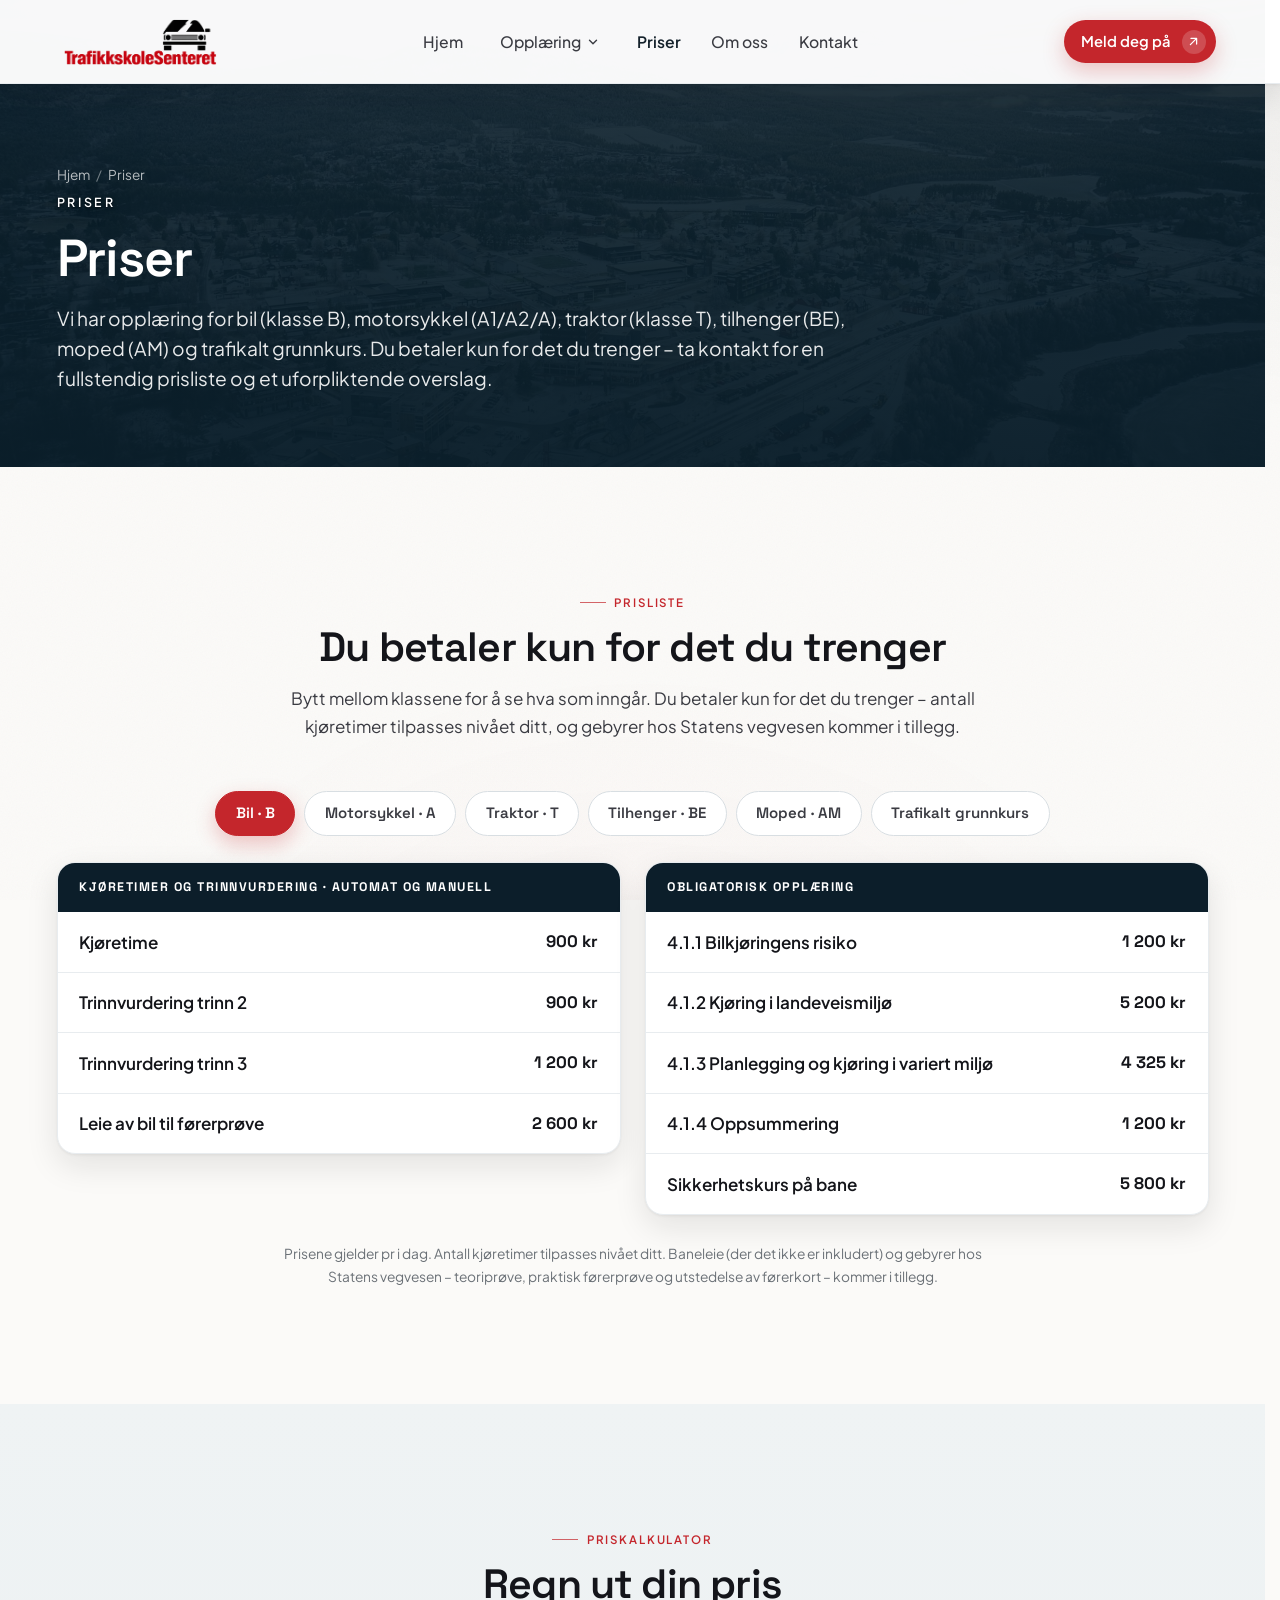
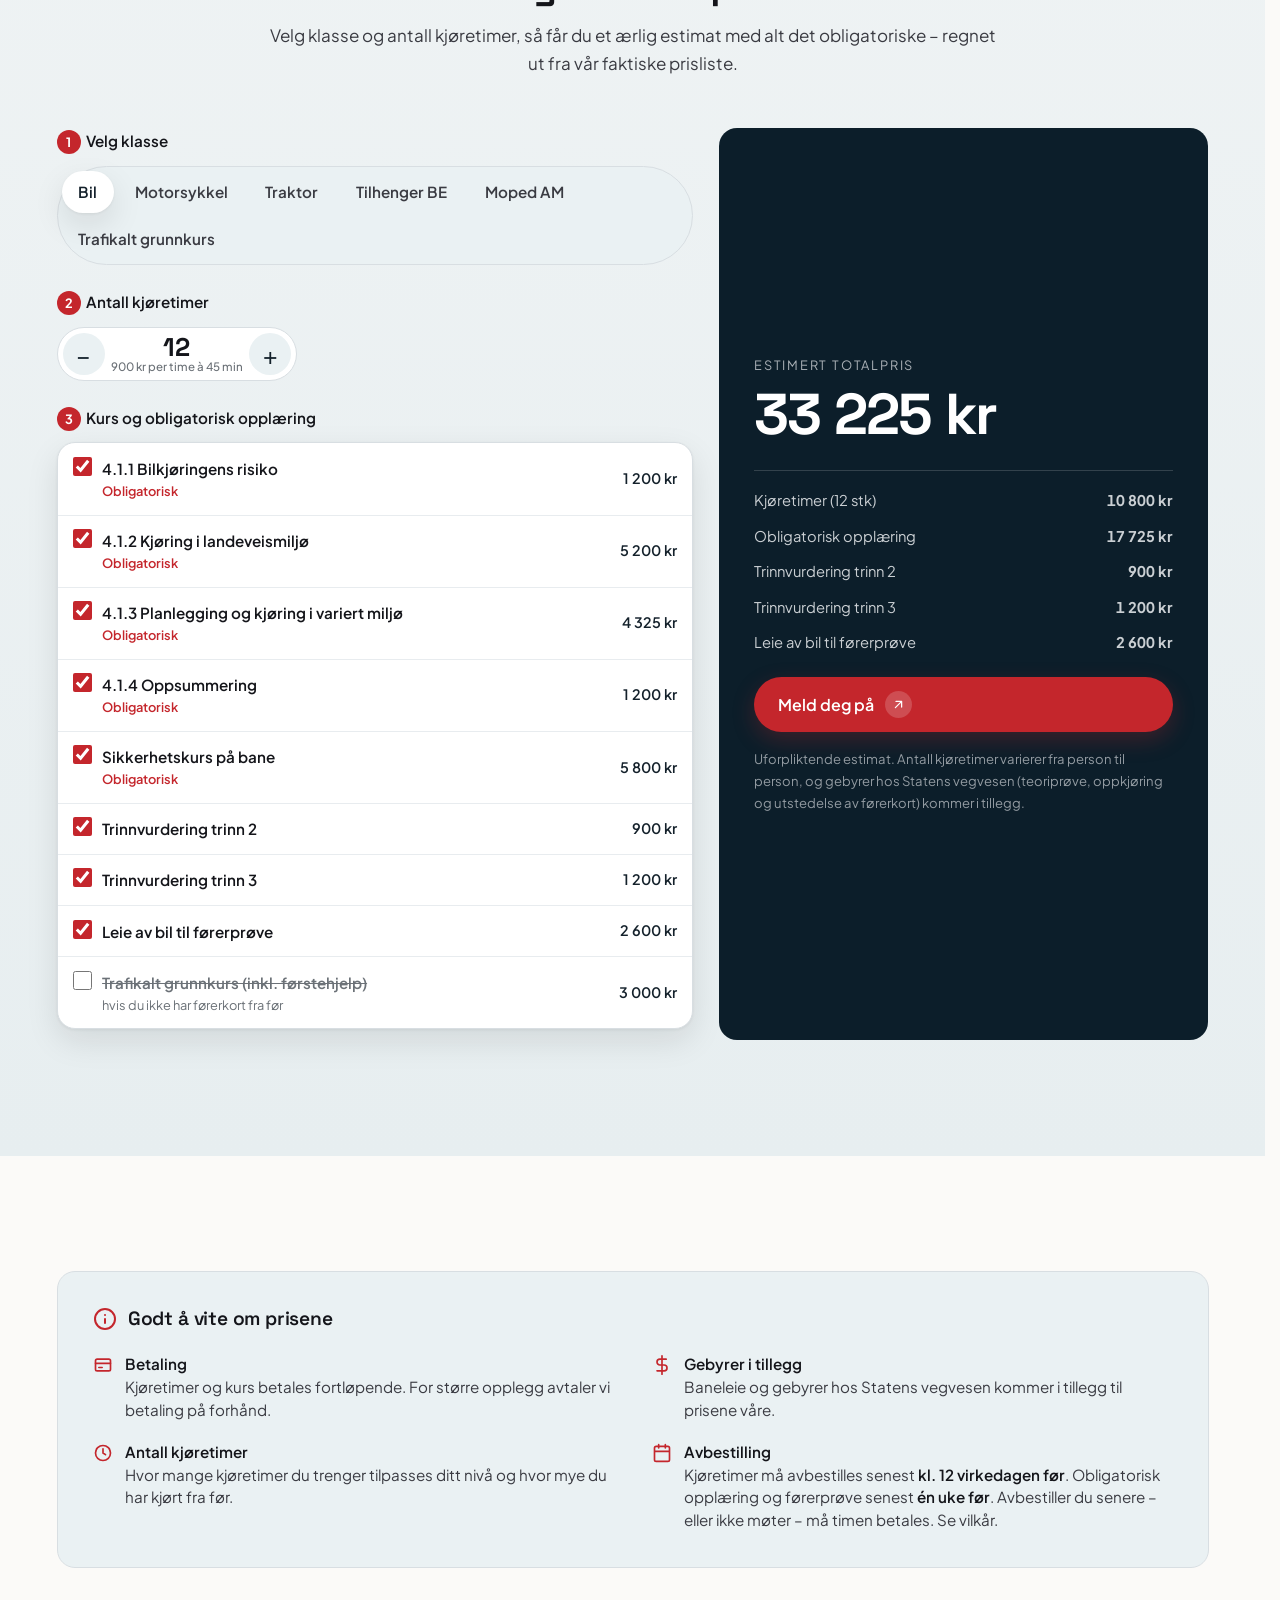
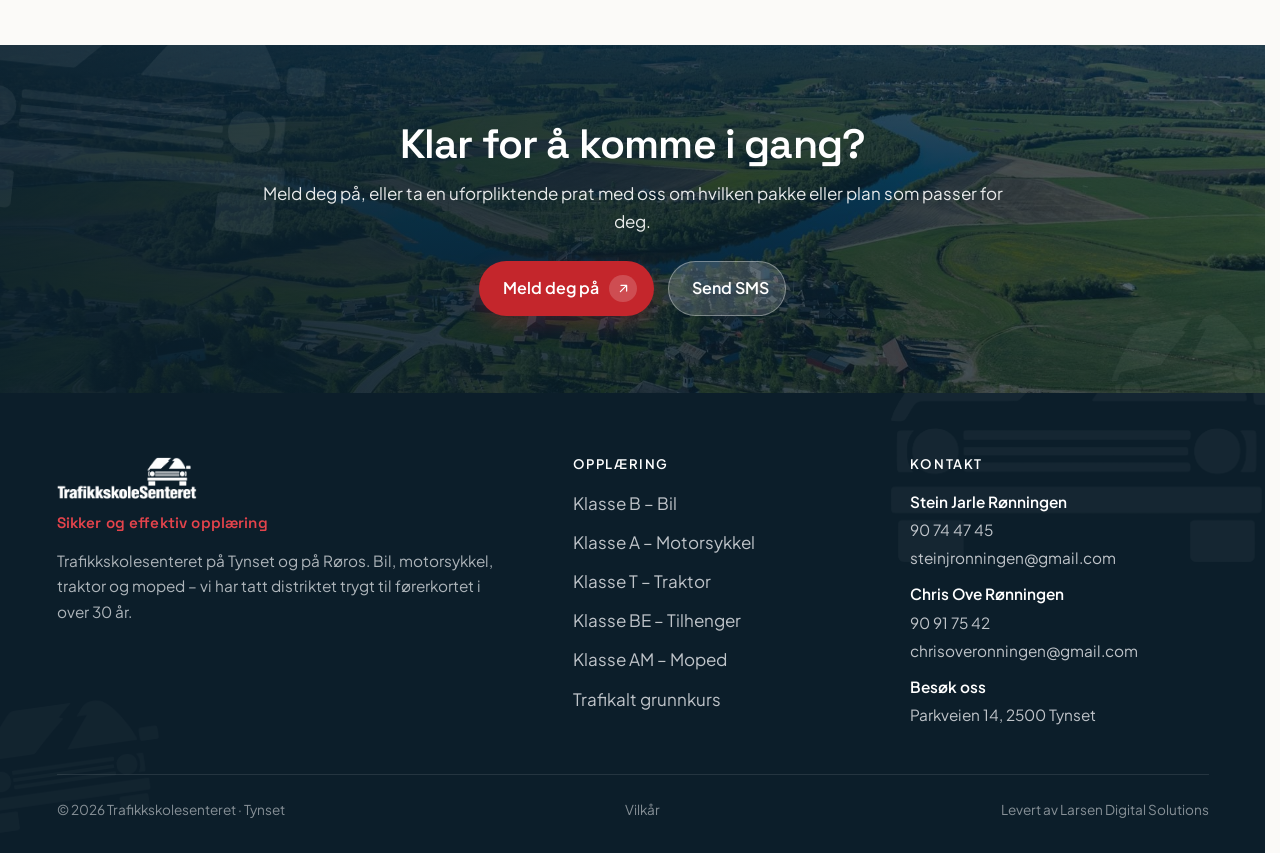
<file: priser.html>
<!DOCTYPE html>
<html lang="nb">
<head>
  <meta charset="UTF-8">
  <meta name="viewport" content="width=device-width, initial-scale=1">
  <script>document.documentElement.classList.add('js')</script>
  <title>Priser | Trafikkskolesenteret Tynset</title>
  <meta name="description" content="Priser hos Trafikkskolesenteret på Tynset for bil (klasse B), motorsykkel (A1/A2/A), traktor (klasse T), tilhenger (BE), moped og trafikalt grunnkurs. Du betaler kun for det du trenger – ta kontakt for prisliste.">
  <link rel="canonical" href="https://trafikkskolesenteret.no/priser.html">
  <meta name="theme-color" content="#0C1E2A">
  <link rel="icon" type="image/png" href="img/favicon.png?v=5">
  <link rel="apple-touch-icon" href="img/favicon.png?v=5">
  <meta property="og:type" content="website">
  <meta property="og:site_name" content="Trafikkskolesenteret">
  <meta property="og:locale" content="nb_NO">
  <meta property="og:title" content="Priser | Trafikkskolesenteret Tynset">
  <meta property="og:description" content="Priser for bil, motorsykkel, traktor, tilhenger, moped og trafikalt grunnkurs på Tynset. Ta kontakt for prisliste.">
  <meta property="og:url" content="https://trafikkskolesenteret.no/priser.html">
  <meta property="og:image" content="https://trafikkskolesenteret.no/img/road.jpg">
  <meta name="twitter:card" content="summary_large_image">
  <meta name="twitter:title" content="Priser | Trafikkskolesenteret Tynset">
  <meta name="twitter:description" content="Priser for bil, MC, traktor, tilhenger, moped og trafikalt grunnkurs på Tynset. Ta kontakt for prisliste.">
  <meta name="twitter:image" content="https://trafikkskolesenteret.no/img/road.jpg">
  <link rel="stylesheet" href="css/styles.css?v=43">
  <script type="application/ld+json">{"@context":"https://schema.org","@type":"BreadcrumbList","itemListElement":[{"@type":"ListItem","position":1,"name":"Hjem","item":"https://trafikkskolesenteret.no/"},{"@type":"ListItem","position":2,"name":"Priser","item":"https://trafikkskolesenteret.no/priser.html"}]}</script>
  <style>
    .pkg__save { display: inline-block; font-size: .82rem; font-weight: 700; color: var(--spark); margin-top: .2rem; }
    .prices { display: grid; gap: clamp(1.1rem, 2vw, 1.5rem); }
    @media (min-width: 780px) { .prices { grid-template-columns: 1fr 1fr; align-items: start; } }
    .pcat { background: var(--surface); border: 1px solid var(--hairline-soft); border-radius: var(--r-card); box-shadow: var(--shadow-sm); overflow: hidden; }
    .pcat__h { font-family: var(--font-display); font-weight: 700; font-size: .78rem; letter-spacing: .12em; text-transform: uppercase; color: #fff; background: var(--bg-deep); padding: .9rem 1.35rem; }
    .prow { display: flex; align-items: center; justify-content: space-between; gap: 1rem; padding: 1rem 1.35rem; }
    .prow + .prow { border-top: 1px solid var(--hairline-soft); }
    .prow__nm { font-weight: 600; color: var(--ink); display: flex; flex-direction: column; gap: .18rem; line-height: 1.3; }
    .prow__nm small { font-weight: 500; font-size: .82rem; color: var(--muted); }
    .prow__pr { font-family: var(--font-display); font-weight: 700; font-size: 1.04rem; white-space: nowrap; color: var(--ink); }
    .pinfo { margin-top: 2.4rem; background: var(--bg-soft); border: 1px solid var(--hairline); border-radius: var(--r-card); padding: clamp(1.5rem, 3vw, 2.2rem); }
    .pinfo__head { display: flex; align-items: center; gap: .7rem; margin-bottom: 1.4rem; }
    .pinfo__head svg { width: 24px; height: 24px; color: var(--accent); flex: none; }
    .pinfo__head h3 { font-size: 1.2rem; margin: 0; }
    .pinfo__list { list-style: none; padding: 0; margin: 0; display: grid; gap: 1.1rem; }
    @media (min-width: 720px) { .pinfo__list { grid-template-columns: 1fr 1fr; gap: 1.2rem 2.4rem; } }
    .pinfo__list li { display: flex; gap: .8rem; align-items: flex-start; font-size: .95rem; color: var(--ink-2); line-height: 1.5; }
    .pinfo__list li > svg { width: 20px; height: 20px; color: var(--accent); flex: none; margin-top: 2px; }
    .pinfo__list b { color: var(--ink); font-weight: 600; display: block; }
    /* Pakketilbud: to kort midtstilt (overstyrer .pkgs 3-kolonner) */
    @media (min-width: 760px) { #pakker .pkgs { grid-template-columns: repeat(2, minmax(0, 1fr)); } }
  </style>
</head>
<body>
  <a href="#hovedinnhold" class="skip-link">Hopp til innhold</a>

  <!-- ===================== NAV ===================== -->
  <header class="nav">
    <div class="container nav__inner">
      <a class="brand" href="index.html" aria-label="Trafikkskolesenteret, forside"><img decoding="async" class="brand__logo" src="img/logo.png?v=1" alt="Trafikkskolesenteret"></a>
      <nav class="nav__links" aria-label="Hovedmeny">
        <a href="index.html">Hjem</a>
        <div class="has-dd">
          <button class="dd__btn" aria-haspopup="true" aria-expanded="false">Opplæring
            <svg viewBox="0 0 24 24" fill="none" stroke="currentColor" stroke-width="2.4" stroke-linecap="round" stroke-linejoin="round" aria-hidden="true"><path d="m6 9 6 6 6-6"/></svg>
          </button>
          <div class="dd__panel" role="menu">
            <a href="klasse-b.html" role="menuitem"><span class="dd__ic"><svg viewBox="0 0 24 24" fill="none" stroke="currentColor" stroke-width="2" stroke-linecap="round" stroke-linejoin="round"><path d="M5 13l1.5-4.5A2 2 0 0 1 8.4 7h7.2a2 2 0 0 1 1.9 1.5L19 13M5 13h14v4H5z"/><circle cx="8" cy="17" r="1.4"/><circle cx="16" cy="17" r="1.4"/></svg></span><span><b>Klasse B – Bil</b><span>Manuell eller automat</span></span></a>
            <a href="klasse-a-mc.html" role="menuitem"><span class="dd__ic"><svg viewBox="0 0 24 24" fill="none" stroke="currentColor" stroke-width="2" stroke-linecap="round" stroke-linejoin="round"><circle cx="5" cy="16" r="3.2"/><circle cx="19" cy="16" r="3.2"/><path d="M8.2 16h4.3l3-5.5H14l-2-2H8"/><path d="M15.5 10.5 17.5 16"/></svg></span><span><b>Klasse A – Motorsykkel</b><span>Lett, mellomtung og tung</span></span></a>
            <a href="klasse-t.html" role="menuitem"><span class="dd__ic"><svg viewBox="0 0 24 24" fill="none" stroke="currentColor" stroke-width="2" stroke-linecap="round" stroke-linejoin="round"><circle cx="7" cy="16" r="4"/><circle cx="18" cy="17" r="3"/><path d="M7 12V6h4l2 6M11 16h4M15 17V8h5"/></svg></span><span><b>Klasse T – Traktor</b><span>Traktor og redskap</span></span></a>
            <a href="klasse-be.html" role="menuitem"><span class="dd__ic"><svg viewBox="0 0 24 24" fill="none" stroke="currentColor" stroke-width="2" stroke-linecap="round" stroke-linejoin="round"><path d="M3 8h9v6H3zM12 11h6l3 3v0h-9z"/><circle cx="7" cy="17" r="1.6"/><circle cx="17" cy="17" r="1.6"/></svg></span><span><b>Klasse BE</b><span>Bil med tilhenger</span></span></a>
            <a href="klasse-am.html" role="menuitem"><span class="dd__ic"><svg viewBox="0 0 24 24" fill="none" stroke="currentColor" stroke-width="2" stroke-linecap="round" stroke-linejoin="round"><circle cx="5.5" cy="16" r="3"/><circle cx="18.5" cy="16" r="3"/><path d="M8.5 16h7l2-6h2M17.5 10 16 6h-3M5.5 16 8 11h6"/></svg></span><span><b>Klasse AM – Moped</b><span>Moped fra 16 år</span></span></a>
            <a href="trafikalt-grunnkurs.html" role="menuitem"><span class="dd__ic"><svg viewBox="0 0 24 24" fill="none" stroke="currentColor" stroke-width="2" stroke-linecap="round" stroke-linejoin="round"><path d="M9 11l3 3L22 4"/><path d="M21 12v7a2 2 0 0 1-2 2H5a2 2 0 0 1-2-2V5a2 2 0 0 1 2-2h11"/></svg></span><span><b>Trafikalt grunnkurs</b><span>Obligatorisk førstesteg</span></span></a>
          </div>
        </div>
        <a href="priser.html" aria-current="page">Priser</a>
        <a href="om-oss.html">Om oss</a>
        <a href="kontakt.html">Kontakt</a>
      </nav>
      <div class="nav__cta">
        <a class="btn btn--primary" href="kontakt.html">Meld deg på
          <span class="btn__icon" aria-hidden="true"><svg viewBox="0 0 24 24" fill="none" stroke="currentColor" stroke-width="2" stroke-linecap="round" stroke-linejoin="round"><path d="M7 17 17 7M8 7h9v9"/></svg></span>
        </a>
      </div>
      <button class="nav__burger" aria-label="Åpne meny" aria-expanded="false" aria-controls="mobilmeny"><span></span><span></span><span></span></button>
    </div>
  </header>

  <div class="mobile-menu" id="mobilmeny">
    <a class="m-link" href="index.html">Hjem</a>
    <span class="m-link" style="cursor:default;opacity:.7">Opplæring</span>
    <div class="m-sub">
      <a href="klasse-b.html">Klasse B – Bil</a>
      <a href="klasse-a-mc.html">Klasse A – MC</a>
      <a href="klasse-t.html">Klasse T – Traktor</a>
      <a href="klasse-be.html">Klasse BE – Tilhenger</a>
      <a href="klasse-am.html">Klasse AM – Moped</a>
      <a href="trafikalt-grunnkurs.html">Trafikalt grunnkurs</a>
    </div>
    <a class="m-link" href="priser.html">Priser</a>
    <a class="m-link" href="om-oss.html">Om oss</a>
    <a class="m-link" href="kontakt.html">Kontakt</a>
    <div class="mobile-menu__foot">
      <a class="btn btn--primary btn--block" href="kontakt.html">Meld deg på</a>
    </div>
  </div>

  <main id="hovedinnhold">

    <!-- ===================== SUB-HERO ===================== -->
    <section class="subhero">
      <div class="subhero__bg" aria-hidden="true"><img decoding="async" src="img/tynset-vinter.jpg" alt=""></div>
      <div class="subhero__scrim" aria-hidden="true"></div>
      <span data-nav-sentinel style="position:absolute;top:60px;height:1px;width:1px"></span>
      <div class="container">
        <div class="crumbs"><a href="index.html">Hjem</a><span>/</span> Priser</div>
        <span class="eyebrow">Priser</span>
        <h1>Priser</h1>
        <p class="lead">Vi har opplæring for bil (klasse B), motorsykkel (A1/A2/A), traktor (klasse T), tilhenger (BE), moped (AM) og trafikalt grunnkurs. Du betaler kun for det du trenger – ta kontakt for en fullstendig prisliste og et uforpliktende overslag.</p>
      </div>
    </section>

    <!-- ===================== PRISER (kategorier) ===================== -->
    <section class="section" id="priser">
      <div class="container">
        <div class="section-head section-head--center reveal">
          <span class="eyebrow eyebrow--center">Prisliste</span>
          <h2>Du betaler kun for det du trenger</h2>
          <p class="measure" style="margin:.9rem auto 0">Bytt mellom klassene for å se hva som inngår. Du betaler kun for det du trenger – antall kjøretimer tilpasses nivået ditt, og gebyrer hos Statens vegvesen kommer i tillegg.</p>
        </div>
        <!-- Faner: bytt mellom klasser -->
        <div class="ko-filters reveal" data-pkg-tabs role="tablist" aria-label="Velg klasse" style="justify-content:center;flex-wrap:wrap;margin:2.4rem 0 1.6rem">
          <button type="button" class="ko-chip is-on" data-tab="bil" role="tab" aria-selected="true">Bil · B</button>
          <button type="button" class="ko-chip" data-tab="mc" role="tab" aria-selected="false">Motorsykkel · A</button>
          <button type="button" class="ko-chip" data-tab="traktor" role="tab" aria-selected="false">Traktor · T</button>
          <button type="button" class="ko-chip" data-tab="tilhenger" role="tab" aria-selected="false">Tilhenger · BE</button>
          <button type="button" class="ko-chip" data-tab="moped" role="tab" aria-selected="false">Moped · AM</button>
          <button type="button" class="ko-chip" data-tab="trafikalt" role="tab" aria-selected="false">Trafikalt grunnkurs</button>
        </div>

        <!-- BIL (B / B automat) -->
        <div class="reveal" data-pkg-panel="bil">
          <div class="prices">
            <div class="pcat">
              <div class="pcat__h">Kjøretimer og trinnvurdering · automat og manuell</div>
              <div class="prow"><span class="prow__nm">Kjøretime</span><span class="prow__pr">900 kr</span></div>
              <div class="prow"><span class="prow__nm">Trinnvurdering trinn 2</span><span class="prow__pr">900 kr</span></div>
              <div class="prow"><span class="prow__nm">Trinnvurdering trinn 3</span><span class="prow__pr">1 200 kr</span></div>
              <div class="prow"><span class="prow__nm">Leie av bil til førerprøve</span><span class="prow__pr">2 600 kr</span></div>
            </div>
            <div class="pcat">
              <div class="pcat__h">Obligatorisk opplæring</div>
              <div class="prow"><span class="prow__nm">4.1.1 Bilkjøringens risiko</span><span class="prow__pr">1 200 kr</span></div>
              <div class="prow"><span class="prow__nm">4.1.2 Kjøring i landeveismiljø</span><span class="prow__pr">5 200 kr</span></div>
              <div class="prow"><span class="prow__nm">4.1.3 Planlegging og kjøring i variert miljø</span><span class="prow__pr">4 325 kr</span></div>
              <div class="prow"><span class="prow__nm">4.1.4 Oppsummering</span><span class="prow__pr">1 200 kr</span></div>
              <div class="prow"><span class="prow__nm">Sikkerhetskurs på bane</span><span class="prow__pr">5 800 kr</span></div>
            </div>
          </div>
        </div>

        <!-- MOTORSYKKEL (A / A1 / A2) -->
        <div class="reveal" data-pkg-panel="mc" hidden>
          <div class="prices">
            <div class="pcat">
              <div class="pcat__h">Felles · lett (A1), mellomtung (A2) og tung (A)</div>
              <div class="prow"><span class="prow__nm">Grunnkurs MC</span><span class="prow__pr">1 750 kr</span></div>
              <div class="prow"><span class="prow__nm">Kjøretime</span><span class="prow__pr">1 260 kr</span></div>
              <div class="prow"><span class="prow__nm">Trinnvurdering trinn 2</span><span class="prow__pr">1 260 kr</span></div>
              <div class="prow"><span class="prow__nm">Trinnvurdering trinn 3</span><span class="prow__pr">1 680 kr</span></div>
              <div class="prow"><span class="prow__nm">Leie av MC til førerprøve</span><span class="prow__pr">2 750 kr</span></div>
            </div>
            <div class="pcat">
              <div class="pcat__h">Sikkerhetskurs · lett MC (A1)</div>
              <div class="prow"><span class="prow__nm">Sikkerhetskurs i trafikk</span><span class="prow__pr">5 040 kr</span></div>
              <div class="prow"><span class="prow__nm">Sikkerhetskurs på vei</span><span class="prow__pr">6 300 kr</span></div>
            </div>
            <div class="pcat">
              <div class="pcat__h">Sikkerhetskurs · mellomtung MC (A2)</div>
              <div class="prow"><span class="prow__nm">Kurs i presis kjøreteknikk<small>inkl. baneleie · Berkåk gokartbane</small></span><span class="prow__pr">7 350 kr</span></div>
              <div class="prow"><span class="prow__nm">Kjøring til/fra bane</span><span class="prow__pr">5 040 kr</span></div>
              <div class="prow"><span class="prow__nm">Sikkerhetskurs på vei</span><span class="prow__pr">6 300 kr</span></div>
              <div class="prow"><span class="prow__nm">Utvidelse A1 → A2<small>uten prøve</small></span><span class="prow__pr">2 520 kr</span></div>
            </div>
            <div class="pcat">
              <div class="pcat__h">Sikkerhetskurs · tung MC (A)</div>
              <div class="prow"><span class="prow__nm">Kurs i presis kjøreteknikk<small>inkl. baneleie · Berkåk gokartbane</small></span><span class="prow__pr">7 350 kr</span></div>
              <div class="prow"><span class="prow__nm">Kjøring til/fra bane</span><span class="prow__pr">5 040 kr</span></div>
              <div class="prow"><span class="prow__nm">Sikkerhetskurs på vei</span><span class="prow__pr">10 080 kr</span></div>
              <div class="prow"><span class="prow__nm">Utvidelse A2 → A</span><span class="prow__pr">8 820 kr</span></div>
            </div>
          </div>
        </div>

        <!-- TRAKTOR (T) -->
        <div class="reveal" data-pkg-panel="traktor" hidden>
          <div class="prices">
            <div class="pcat">
              <div class="pcat__h">Kjøretimer og trinnvurdering</div>
              <div class="prow"><span class="prow__nm">Kjøretime</span><span class="prow__pr">1 300 kr</span></div>
              <div class="prow"><span class="prow__nm">Trinnvurdering trinn 2</span><span class="prow__pr">1 300 kr</span></div>
              <div class="prow"><span class="prow__nm">Trinnvurdering trinn 3</span><span class="prow__pr">1 735 kr</span></div>
            </div>
            <div class="pcat">
              <div class="pcat__h">Kurs og prøve</div>
              <div class="prow"><span class="prow__nm">Kurs i lastsikring</span><span class="prow__pr">1 300 kr</span></div>
              <div class="prow"><span class="prow__nm">Leie av traktor og tilhenger til førerprøve</span><span class="prow__pr">2 600 kr</span></div>
            </div>
          </div>
        </div>

        <!-- TILHENGER (BE / B96) -->
        <div class="reveal" data-pkg-panel="tilhenger" hidden>
          <div class="prices">
            <div class="pcat">
              <div class="pcat__h">Kjøretimer og trinnvurdering</div>
              <div class="prow"><span class="prow__nm">Kjøretime</span><span class="prow__pr">1 050 kr</span></div>
              <div class="prow"><span class="prow__nm">Trinnvurdering trinn 2</span><span class="prow__pr">1 050 kr</span></div>
              <div class="prow"><span class="prow__nm">Trinnvurdering trinn 3</span><span class="prow__pr">1 400 kr</span></div>
            </div>
            <div class="pcat">
              <div class="pcat__h">Kurs og prøve · BE og B96</div>
              <div class="prow"><span class="prow__nm">Sikkerhetskurs på vei</span><span class="prow__pr">3 150 kr</span></div>
              <div class="prow"><span class="prow__nm">Kurs i lastsikring</span><span class="prow__pr">1 300 kr</span></div>
              <div class="prow"><span class="prow__nm">Leie av bil og tilhenger til førerprøve</span><span class="prow__pr">2 650 kr</span></div>
            </div>
          </div>
        </div>

        <!-- MOPED (AM 146 / AM 147) -->
        <div class="reveal" data-pkg-panel="moped" hidden>
          <div class="prices">
            <div class="pcat">
              <div class="pcat__h">Moped · klasse AM 146</div>
              <div class="prow"><span class="prow__nm">Kjøretime</span><span class="prow__pr">1 260 kr</span></div>
              <div class="prow"><span class="prow__nm">Grunnkurs moped og alle praktiske timer</span><span class="prow__pr">12 735 kr</span></div>
            </div>
            <div class="pcat">
              <div class="pcat__h">Mopedbil · klasse AM 147</div>
              <div class="prow"><span class="prow__nm">Kjøretime</span><span class="prow__pr">875 kr</span></div>
              <div class="prow"><span class="prow__nm">All obligatorisk opplæring</span><span class="prow__pr">12 250 kr</span></div>
            </div>
          </div>
        </div>

        <!-- TRAFIKALT GRUNNKURS -->
        <div class="reveal" data-pkg-panel="trafikalt" hidden>
          <div class="prices">
            <div class="pcat">
              <div class="pcat__h">Trafikalt grunnkurs</div>
              <div class="prow"><span class="prow__nm">Trafikalt grunnkurs<small>inkludert førstehjelp</small></span><span class="prow__pr">3 000 kr</span></div>
              <div class="prow"><span class="prow__nm">Trafikant i mørket<small>mørkekjøring</small></span><span class="prow__pr">2 600 kr</span></div>
            </div>
            <div class="pcat">
              <div class="pcat__h">Førstehjelp</div>
              <div class="prow"><span class="prow__nm">Kurs i førstehjelp<small>separat</small></span><span class="prow__pr">1 600 kr</span></div>
            </div>
          </div>
        </div>

        <p class="price-note center" style="margin-top:1.8rem;max-width:70ch;margin-inline:auto">Prisene gjelder pr i dag. Antall kjøretimer tilpasses nivået ditt. Baneleie (der det ikke er inkludert) og gebyrer hos Statens vegvesen – teoriprøve, praktisk førerprøve og utstedelse av førerkort – kommer i tillegg.</p>
      </div>
    </section>

    <!-- ===================== PRISKALKULATOR ===================== -->
    <section class="section section--soft" id="kalkulator">
      <div class="container">
        <div class="section-head section-head--center reveal">
          <span class="eyebrow eyebrow--center">Priskalkulator</span>
          <h2>Regn ut din pris</h2>
          <p class="measure" style="margin:.9rem auto 0">Velg klasse og antall kjøretimer, så får du et ærlig estimat med alt det obligatoriske – regnet ut fra vår faktiske prisliste.</p>
        </div>
        <div class="estimator reveal" data-calc>
          <div class="est__controls">
            <div class="est__field">
              <div class="est__label"><span><span class="est__step">1</span> Velg klasse</span></div>
              <div class="seg" data-calc-classes role="tablist" aria-label="Velg klasse"></div>
            </div>
            <div class="est__field" data-calc-timewrap>
              <div class="est__label"><span><span class="est__step">2</span> Antall kjøretimer</span></div>
              <div class="stepper">
                <button class="stepper__btn" type="button" data-calc-dec aria-label="Færre kjøretimer">−</button>
                <span class="stepper__val"><span data-calc-timeval>12</span><small data-calc-timeprice>900 kr per time à 45 min</small></span>
                <button class="stepper__btn" type="button" data-calc-inc aria-label="Flere kjøretimer">+</button>
              </div>
            </div>
            <div class="est__field">
              <div class="est__label"><span><span class="est__step" data-calc-itemstep>3</span> Kurs og obligatorisk opplæring</span></div>
              <div class="seg" data-calc-sub role="tablist" aria-label="Velg motorsykkelklasse" style="margin-bottom:1rem;display:none"></div>
              <div class="est-pack"><ul class="est-pack__list" data-calc-items></ul></div>
              <p class="est__note" data-calc-note style="font-size:.82rem;color:var(--muted);margin:.7rem 0 0"></p>
            </div>
          </div>
          <div class="est__result">
            <span class="est__cap">Estimert totalpris</span>
            <div class="est__total"><span data-calc-total>0</span> kr</div>
            <ul class="est__break" data-calc-break></ul>
            <a class="btn btn--primary btn--lg" href="kontakt.html" style="margin-top:1.4rem">Meld deg på<span class="btn__icon" aria-hidden="true"><svg viewBox="0 0 24 24" fill="none" stroke="currentColor" stroke-width="2" stroke-linecap="round" stroke-linejoin="round"><path d="M7 17 17 7M8 7h9v9"/></svg></span></a>
            <p class="est__disc">Uforpliktende estimat. Antall kjøretimer varierer fra person til person, og gebyrer hos Statens vegvesen (teoriprøve, oppkjøring og utstedelse av førerkort) kommer i tillegg.</p>
          </div>
        </div>
      </div>
    </section>

    <!-- ===================== INFO (alltid synlig) ===================== -->
    <section class="section--tight">
      <div class="container">
        <div class="pinfo reveal">
          <div class="pinfo__head">
            <svg viewBox="0 0 24 24" fill="none" stroke="currentColor" stroke-width="2" stroke-linecap="round" stroke-linejoin="round" aria-hidden="true"><circle cx="12" cy="12" r="10"/><path d="M12 16v-4M12 8h.01"/></svg>
            <h3>Godt å vite om prisene</h3>
          </div>
          <ul class="pinfo__list">
            <li><svg viewBox="0 0 24 24" fill="none" stroke="currentColor" stroke-width="2" stroke-linecap="round" stroke-linejoin="round" aria-hidden="true"><rect x="3" y="5" width="18" height="14" rx="2"/><path d="M3 10h18M7 15h4"/></svg><span><b>Betaling</b>Kjøretimer og kurs betales fortløpende. For større opplegg avtaler vi betaling på forhånd.</span></li>
            <li><svg viewBox="0 0 24 24" fill="none" stroke="currentColor" stroke-width="2" stroke-linecap="round" stroke-linejoin="round" aria-hidden="true"><path d="M12 1v22M17 5H9.5a3.5 3.5 0 0 0 0 7h5a3.5 3.5 0 0 1 0 7H6"/></svg><span><b>Gebyrer i tillegg</b>Baneleie og gebyrer hos Statens vegvesen kommer i tillegg til prisene våre.</span></li>
            <li><svg viewBox="0 0 24 24" fill="none" stroke="currentColor" stroke-width="2" stroke-linecap="round" stroke-linejoin="round" aria-hidden="true"><circle cx="12" cy="12" r="9"/><path d="M12 7v5l3 2"/></svg><span><b>Antall kjøretimer</b>Hvor mange kjøretimer du trenger tilpasses ditt nivå og hvor mye du har kjørt fra før.</span></li>
            <li><svg viewBox="0 0 24 24" fill="none" stroke="currentColor" stroke-width="2" stroke-linecap="round" stroke-linejoin="round" aria-hidden="true"><path d="M8 2v4M16 2v4M3 10h18M5 4h14a2 2 0 0 1 2 2v14a2 2 0 0 1-2 2H5a2 2 0 0 1-2-2V6a2 2 0 0 1 2-2Z"/></svg><span><b>Avbestilling</b>Kjøretimer må avbestilles senest <strong>kl. 12 virkedagen før</strong>. Obligatorisk opplæring og førerprøve senest <strong>én uke før</strong>. Avbestiller du senere – eller ikke møter – må timen betales. Se <a href="vilkar.html">vilkår</a>.</span></li>
          </ul>
        </div>
      </div>
    </section>

    <!-- ===================== CTA ===================== -->
    <section class="cta-band section--tight">
      <div class="cta-band__bg" aria-hidden="true"><img decoding="async" src="img/tynset-sommer.jpg" alt=""></div>
      <div class="cta-band__scrim" aria-hidden="true"></div>
      <div class="container center">
        <h2>Klar for å komme i gang?</h2>
        <p class="measure" style="margin:.8rem auto 1.6rem">Meld deg på, eller ta en uforpliktende prat med oss om hvilken pakke eller plan som passer for deg.</p>
        <div class="btn-row" style="justify-content:center">
          <a class="btn btn--primary btn--lg" href="kontakt.html">Meld deg på<span class="btn__icon" aria-hidden="true"><svg viewBox="0 0 24 24" fill="none" stroke="currentColor" stroke-width="2" stroke-linecap="round" stroke-linejoin="round"><path d="M7 17 17 7M8 7h9v9"/></svg></span></a>
          <a class="btn btn--glass btn--lg" href="sms:+4790744745">Send SMS</a>
        </div>
      </div>
    </section>

  </main>

  <!-- ===================== FOOTER ===================== -->
  <footer class="footer">
    <div class="container">
      <div class="footer__grid">
        <div>
          <a class="brand" href="index.html" aria-label="Trafikkskolesenteret, forside"><img decoding="async" class="brand__logo" src="img/logo.png?v=1" alt="Trafikkskolesenteret"></a>
          <p class="footer__tagline">Sikker og effektiv opplæring</p>
          <p class="footer__about">Trafikkskolesenteret på Tynset og på Røros. Bil, motorsykkel, traktor og moped – vi har tatt distriktet trygt til førerkortet i over 30 år.</p>
        </div>
        <div>
          <h4>Opplæring</h4>
          <ul>
            <li><a href="klasse-b.html">Klasse B – Bil</a></li>
            <li><a href="klasse-a-mc.html">Klasse A – Motorsykkel</a></li>
            <li><a href="klasse-t.html">Klasse T – Traktor</a></li>
            <li><a href="klasse-be.html">Klasse BE – Tilhenger</a></li>
            <li><a href="klasse-am.html">Klasse AM – Moped</a></li>
            <li><a href="trafikalt-grunnkurs.html">Trafikalt grunnkurs</a></li>
          </ul>
        </div>
        <div>
          <h4>Kontakt</h4>
          <ul class="footer__contact">
            <li style="flex-direction:column;align-items:flex-start;gap:.15rem"><b style="color:#fff;font-weight:600;margin-bottom:.05rem">Stein Jarle Rønningen</b><a href="tel:+4790744745">90 74 47 45</a><a href="mailto:steinjronningen@gmail.com" style="overflow-wrap:anywhere">steinjronningen@gmail.com</a></li><li style="flex-direction:column;align-items:flex-start;gap:.15rem"><b style="color:#fff;font-weight:600;margin-bottom:.05rem">Chris Ove Rønningen</b><a href="tel:+4790917542">90 91 75 42</a><a href="mailto:chrisoveronningen@gmail.com" style="overflow-wrap:anywhere">chrisoveronningen@gmail.com</a></li>
            <li style="flex-direction:column;align-items:flex-start;gap:.15rem"><b style="color:#fff;font-weight:600;margin-bottom:.05rem">Besøk oss</b><span style="line-height:1.5">Parkveien 14, 2500 Tynset</span></li>
          </ul>
        </div>
      </div>
      <div class="footer__bar">
        <span>© <span data-year>2026</span> Trafikkskolesenteret · Tynset</span>
        <a href="vilkar.html">Vilkår</a>
        <span>Levert av Larsen Digital Solutions</span>
      </div>
    </div>
  </footer>

  <div class="mbar">
    <a class="btn btn--ghost" href="sms:+4790744745">Send SMS</a>
    <a class="btn btn--primary" href="kontakt.html">Meld deg på</a>
  </div>

  <script src="js/main.js?v=13" defer></script>
  <script>
  (function () {
    var root = document.querySelector('[data-calc]');
    if (!root) return;
    var CALC = {
      b:  { label: 'Bil', time: 900, def: 12, min: 5, max: 40, items: [
        { n: '4.1.1 Bilkjøringens risiko', p: 1200, ob: 1 },
        { n: '4.1.2 Kjøring i landeveismiljø', p: 5200, ob: 1 },
        { n: '4.1.3 Planlegging og kjøring i variert miljø', p: 4325, ob: 1 },
        { n: '4.1.4 Oppsummering', p: 1200, ob: 1 },
        { n: 'Sikkerhetskurs på bane', p: 5800, ob: 1 },
        { n: 'Trinnvurdering trinn 2', p: 900, on: 1 },
        { n: 'Trinnvurdering trinn 3', p: 1200, on: 1 },
        { n: 'Leie av bil til førerprøve', p: 2600, on: 1 },
        { n: 'Trafikalt grunnkurs (inkl. førstehjelp)', p: 3000, s: 'hvis du ikke har førerkort fra før' }
      ] },
      mc: { label: 'Motorsykkel', time: 1260, def: 10, min: 4, max: 30, subDef: 'a2', note: 'Baneleie på Berkåk er inkludert i kurs i presis kjøreteknikk. Velg klasse over for riktige poster.', sub: {
        a1: { label: 'Lett (A1)', items: [
          { n: 'Grunnkurs MC', p: 1750, ob: 1 },
          { n: 'Sikkerhetskurs i trafikk', p: 5040, ob: 1 },
          { n: 'Sikkerhetskurs på vei', p: 6300, ob: 1 },
          { n: 'Trinnvurdering trinn 2', p: 1260, on: 1 },
          { n: 'Trinnvurdering trinn 3', p: 1680, on: 1 },
          { n: 'Leie av MC til førerprøve', p: 2750, on: 1 }
        ] },
        a2: { label: 'Mellomtung (A2)', items: [
          { n: 'Grunnkurs MC', p: 1750, ob: 1 },
          { n: 'Kurs i presis kjøreteknikk (inkl. baneleie, Berkåk)', p: 7350, ob: 1 },
          { n: 'Kjøring til/fra bane', p: 5040, ob: 1 },
          { n: 'Sikkerhetskurs på vei', p: 6300, ob: 1 },
          { n: 'Trinnvurdering trinn 2', p: 1260, on: 1 },
          { n: 'Trinnvurdering trinn 3', p: 1680, on: 1 },
          { n: 'Leie av MC til førerprøve', p: 2750, on: 1 }
        ] },
        a: { label: 'Tung (A)', items: [
          { n: 'Grunnkurs MC', p: 1750, ob: 1 },
          { n: 'Kurs i presis kjøreteknikk (inkl. baneleie, Berkåk)', p: 7350, ob: 1 },
          { n: 'Kjøring til/fra bane', p: 5040, ob: 1 },
          { n: 'Sikkerhetskurs på vei', p: 10080, ob: 1 },
          { n: 'Trinnvurdering trinn 2', p: 1260, on: 1 },
          { n: 'Trinnvurdering trinn 3', p: 1680, on: 1 },
          { n: 'Leie av MC til førerprøve', p: 2750, on: 1 }
        ] }
      } },
      t:  { label: 'Traktor', time: 1300, def: 8, min: 3, max: 25, items: [
        { n: 'Trinnvurdering trinn 2', p: 1300, on: 1 },
        { n: 'Trinnvurdering trinn 3', p: 1735, on: 1 },
        { n: 'Kurs i lastsikring', p: 1300, on: 1 },
        { n: 'Leie av traktor og tilhenger til førerprøve', p: 2600, on: 1 }
      ] },
      be: { label: 'Tilhenger BE', time: 1050, def: 6, min: 2, max: 20, items: [
        { n: 'Sikkerhetskurs på vei', p: 3150, ob: 1 },
        { n: 'Kurs i lastsikring', p: 1300, ob: 1 },
        { n: 'Trinnvurdering trinn 2', p: 1050, on: 1 },
        { n: 'Trinnvurdering trinn 3', p: 1400, on: 1 },
        { n: 'Leie av bil og tilhenger til førerprøve', p: 2650, on: 1 }
      ] },
      am: { label: 'Moped AM', notime: 1, note: 'Gjelder AM146 (tohjuls moped). For AM147 (mopedbil) er all obligatorisk opplæring kr 12 250.', items: [
        { n: 'Grunnkurs moped og alle praktiske timer (AM146)', p: 12735, ob: 1 }
      ] },
      tgk: { label: 'Trafikalt grunnkurs', notime: 1, items: [
        { n: 'Trafikalt grunnkurs (inkl. førstehjelp)', p: 3000, ob: 1 },
        { n: 'Trafikant i mørket (mørkekjøring)', p: 2600, ob: 1 },
        { n: 'Kurs i førstehjelp (separat)', p: 1600, s: 'valgfritt tillegg' }
      ] }
    };
    var ORDER = ['b', 'mc', 't', 'be', 'am', 'tgk'];
    var kr = function (n) { return Number(n).toLocaleString('nb-NO'); };
    var q = function (s) { return root.querySelector(s); };
    var segEl = q('[data-calc-classes]'), itemsEl = q('[data-calc-items]'), timeWrap = q('[data-calc-timewrap]'),
      timeValEl = q('[data-calc-timeval]'), timePriceEl = q('[data-calc-timeprice]'), totalEl = q('[data-calc-total]'),
      breakEl = q('[data-calc-break]'), noteEl = q('[data-calc-note]'), subEl = q('[data-calc-sub]');
    var cur = 'b', mcSub = 'a2', count = CALC.b.def;

    ORDER.forEach(function (k) {
      var b = document.createElement('button');
      b.type = 'button'; b.textContent = CALC[k].label; b.setAttribute('data-k', k); b.setAttribute('role', 'tab');
      b.addEventListener('click', function () { select(k); });
      segEl.appendChild(b);
    });

    function itemsOf(c) { return c.sub ? c.sub[mcSub].items : c.items; }

    function paintItems() {
      var c = CALC[cur];
      itemsEl.innerHTML = itemsOf(c).map(function (it, i) {
        var checked = (it.ob || it.on) ? 'checked' : '';
        var subHtml = it.ob ? '<small style="color:var(--accent);font-weight:600">Obligatorisk</small>' : (it.s ? '<small>' + it.s + '</small>' : '');
        return '<li><label><input type="checkbox" data-i="' + i + '" ' + checked + '>' +
          '<span class="est-pack__name"><b>' + it.n + '</b>' + subHtml + '</span></label>' +
          '<span class="est-pack__p">' + kr(it.p) + ' kr</span></li>';
      }).join('');
      Array.prototype.forEach.call(itemsEl.querySelectorAll('input'), function (inp) { inp.addEventListener('change', compute); });
      compute();
    }

    function select(k) {
      cur = k; var c = CALC[k]; count = c.notime ? 0 : c.def;
      Array.prototype.forEach.call(segEl.children, function (b) { b.setAttribute('aria-pressed', b.getAttribute('data-k') === k ? 'true' : 'false'); });
      timeWrap.style.display = c.notime ? 'none' : '';
      if (!c.notime) { timeValEl.textContent = count; timePriceEl.textContent = kr(c.time) + ' kr per time à 45 min'; }
      var stepEl = q('[data-calc-itemstep]'); if (stepEl) stepEl.textContent = c.notime ? '2' : '3';
      noteEl.textContent = c.note || '';
      if (c.sub) {
        if (c.subDef) mcSub = c.subDef;
        subEl.style.display = ''; subEl.innerHTML = '';
        Object.keys(c.sub).forEach(function (sk) {
          var sb = document.createElement('button');
          sb.type = 'button'; sb.textContent = c.sub[sk].label; sb.setAttribute('data-sk', sk); sb.setAttribute('role', 'tab');
          sb.setAttribute('aria-pressed', sk === mcSub ? 'true' : 'false');
          sb.addEventListener('click', function () {
            mcSub = sk;
            Array.prototype.forEach.call(subEl.children, function (x) { x.setAttribute('aria-pressed', x.getAttribute('data-sk') === sk ? 'true' : 'false'); });
            paintItems();
          });
          subEl.appendChild(sb);
        });
      } else { subEl.style.display = 'none'; }
      paintItems();
    }

    function compute() {
      var c = CALC[cur], its = itemsOf(c), timeTotal = c.notime ? 0 : count * c.time, obTotal = 0, valTotal = 0, valRows = [];
      Array.prototype.forEach.call(itemsEl.querySelectorAll('input'), function (inp) {
        if (!inp.checked) return; var it = its[+inp.getAttribute('data-i')];
        if (it.ob) obTotal += it.p; else { valTotal += it.p; valRows.push([it.n, kr(it.p)]); }
      });
      totalEl.textContent = kr(timeTotal + obTotal + valTotal);
      var rows = [];
      if (!c.notime) rows.push(['Kjøretimer (' + count + ' stk)', kr(timeTotal)]);
      if (obTotal) rows.push(['Obligatorisk opplæring', kr(obTotal)]);
      valRows.forEach(function (r) { rows.push(r); });
      breakEl.innerHTML = rows.map(function (r) { return '<li><span>' + r[0] + '</span><b class="est__amt">' + r[1] + ' kr</b></li>'; }).join('');
    }

    q('[data-calc-dec]').addEventListener('click', function () { var c = CALC[cur]; if (c.notime) return; count = Math.max(c.min, count - 1); timeValEl.textContent = count; compute(); });
    q('[data-calc-inc]').addEventListener('click', function () { var c = CALC[cur]; if (c.notime) return; count = Math.min(c.max, count + 1); timeValEl.textContent = count; compute(); });

    select('b');
  })();
  </script>
</body>
</html>
</file>
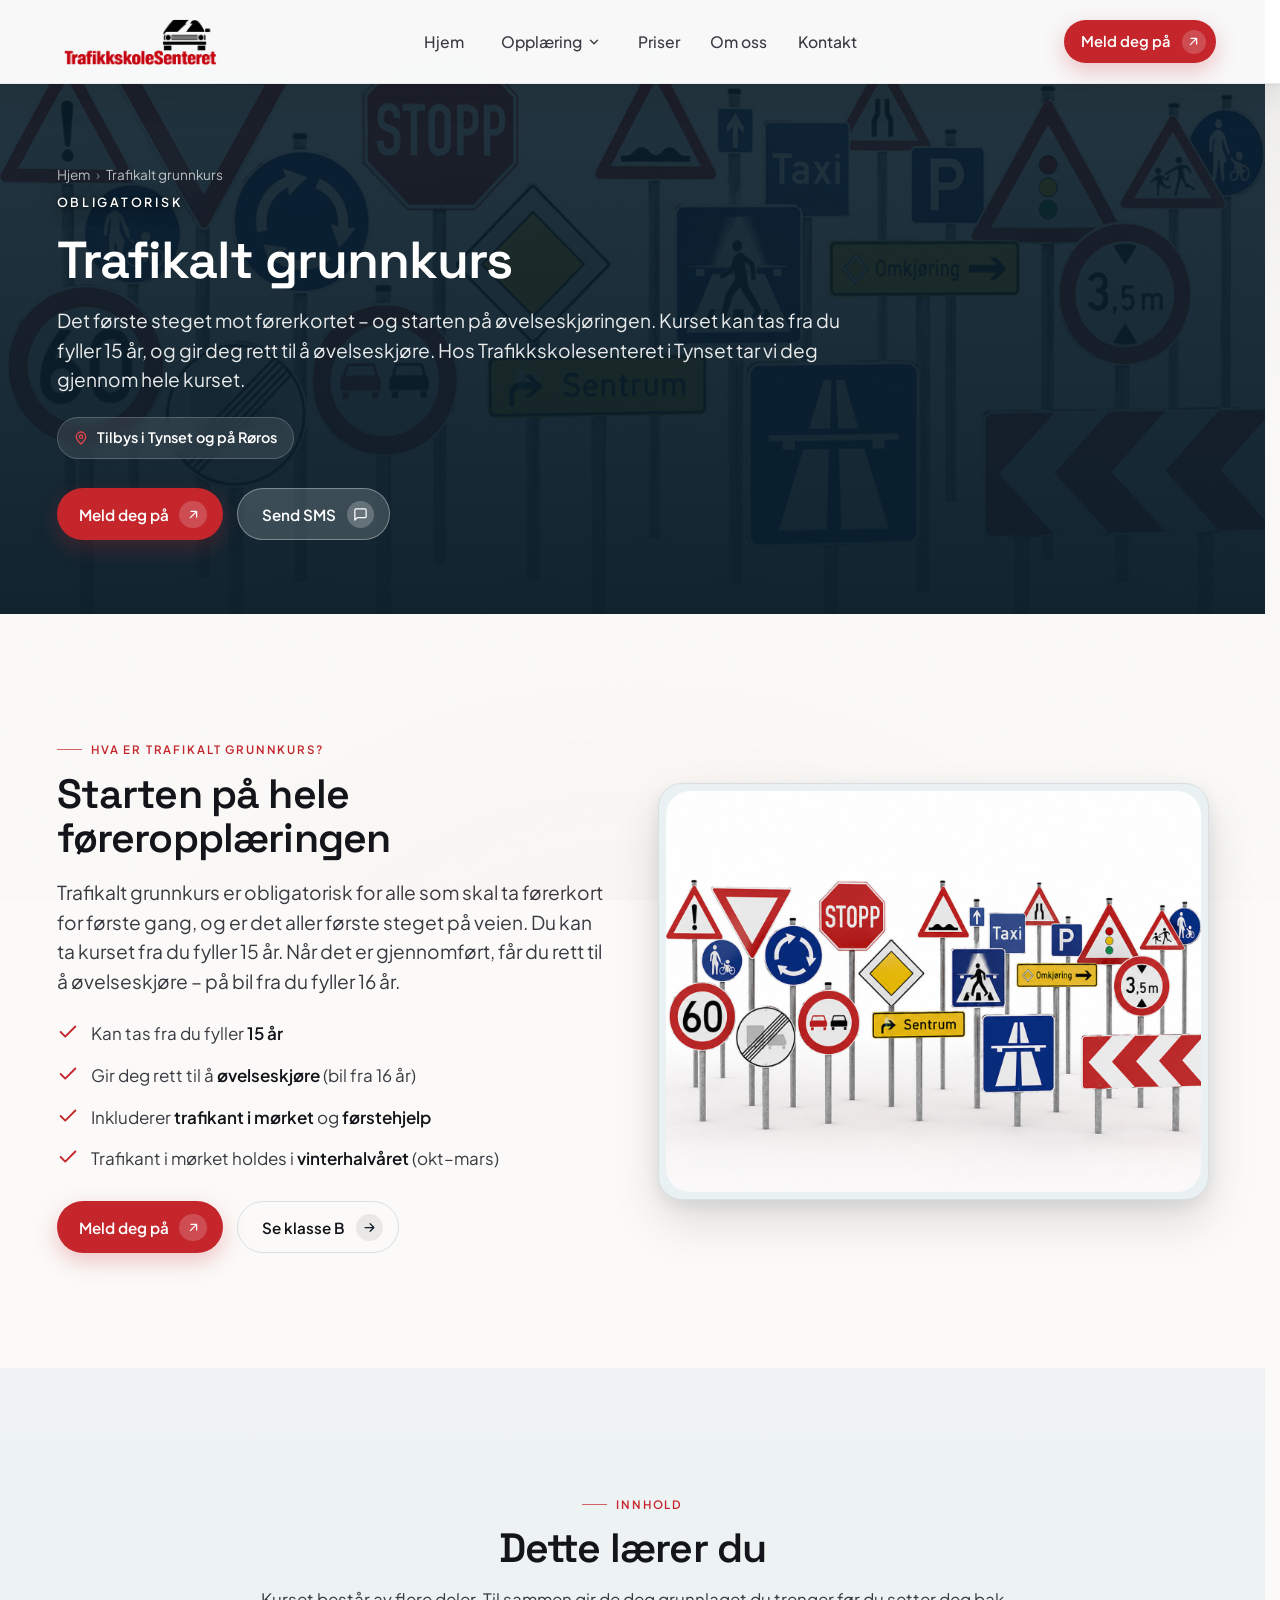
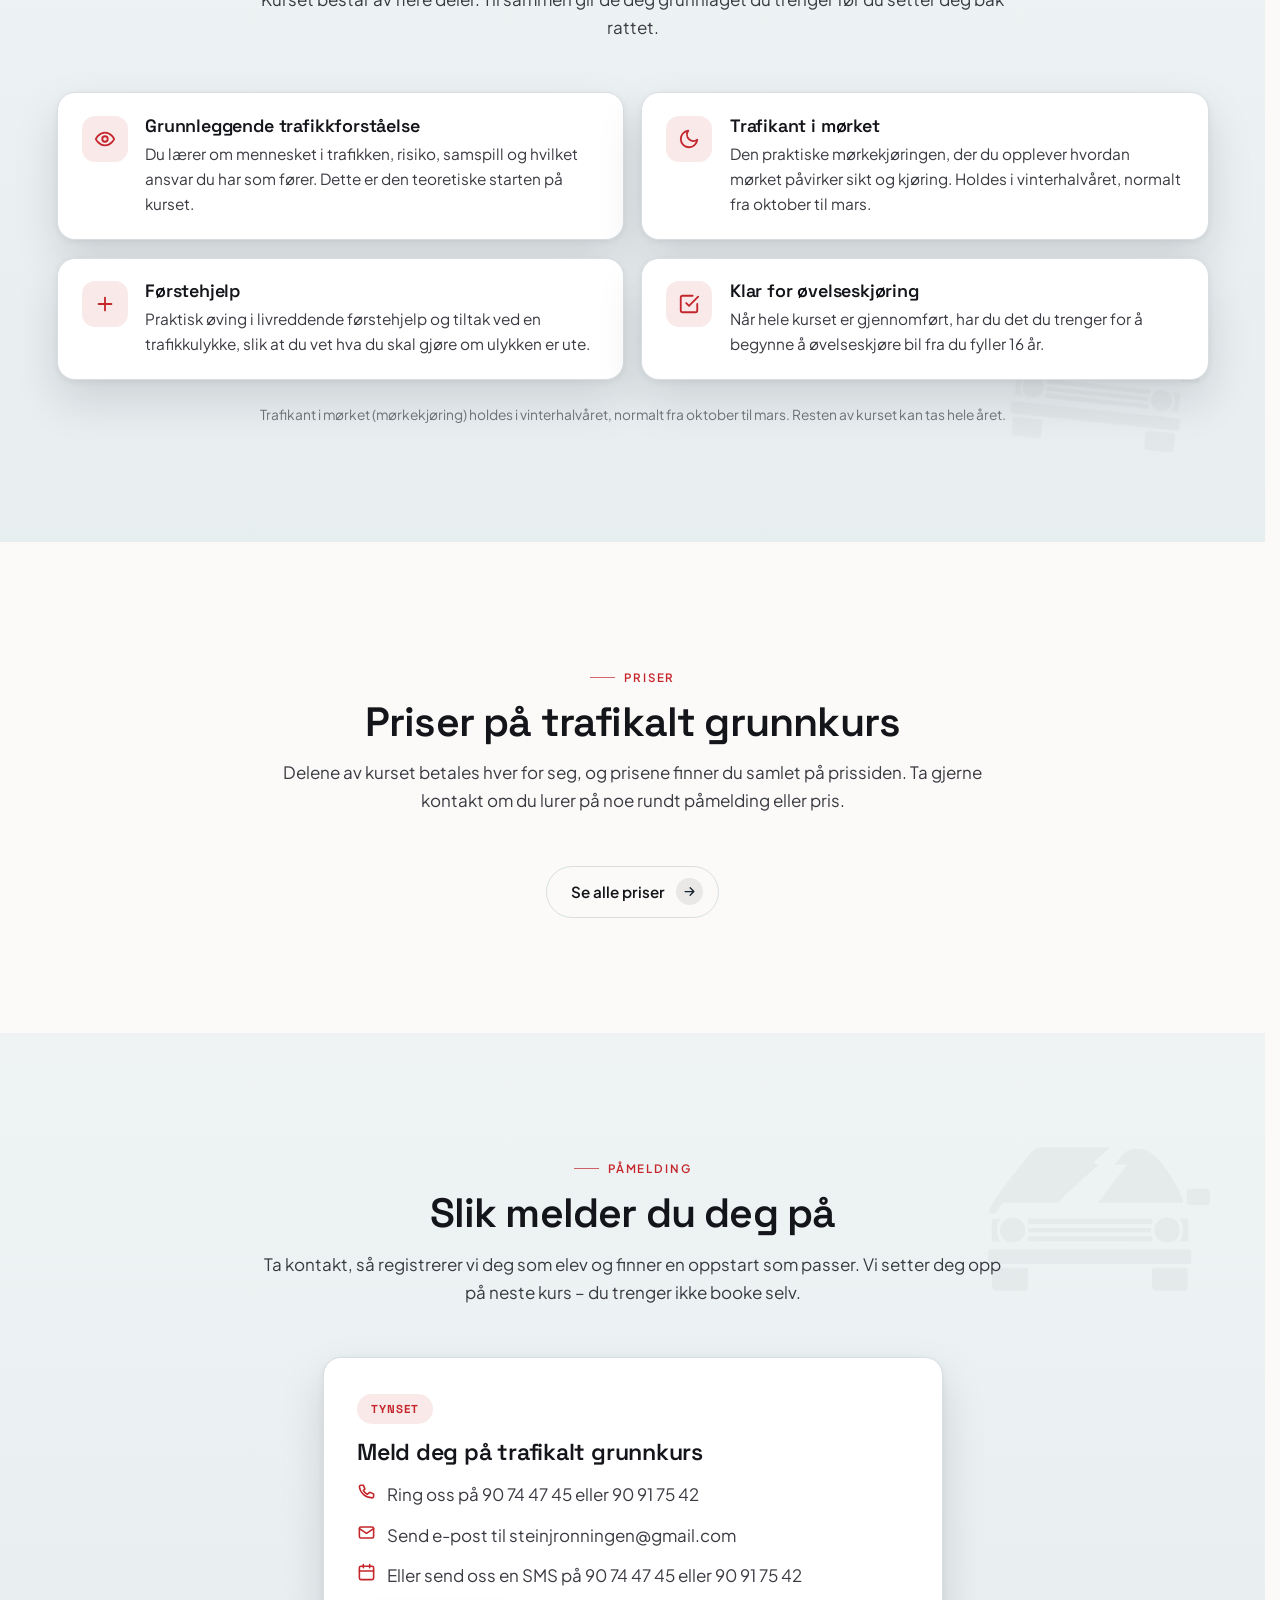
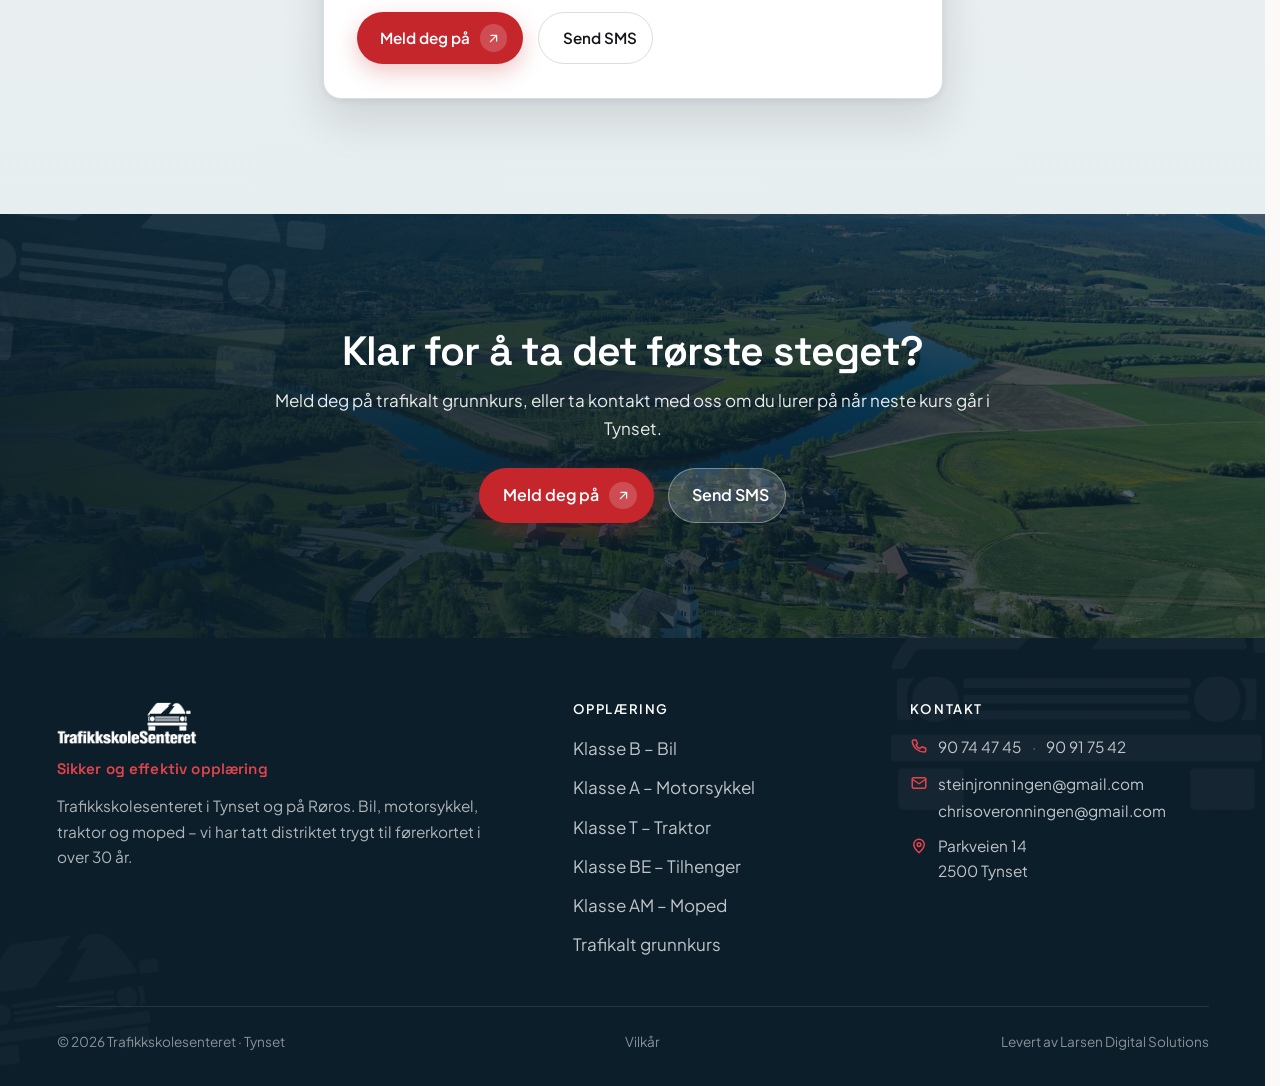
<file: trafikalt-grunnkurs.html>
<!DOCTYPE html>
<html lang="nb">
<head>
  <meta charset="UTF-8">
  <meta name="viewport" content="width=device-width, initial-scale=1">
  <script>document.documentElement.classList.add('js')</script>
  <title>Trafikalt grunnkurs i Tynset | Trafikkskolesenteret</title>
  <meta name="description" content="Trafikalt grunnkurs hos Trafikkskolesenteret i Tynset – det obligatoriske første steget mot førerkortet. Kan tas fra du fyller 15 år og gir rett til å øvelseskjøre.">
  <link rel="canonical" href="https://trafikkskolesenteret.no/trafikalt-grunnkurs.html">
  <meta name="theme-color" content="#0C1E2A">
  <link rel="icon" type="image/png" href="img/favicon.png?v=5">
  <link rel="apple-touch-icon" href="img/favicon.png?v=5">
  <meta property="og:type" content="website">
  <meta property="og:site_name" content="Trafikkskolesenteret">
  <meta property="og:locale" content="nb_NO">
  <meta property="og:title" content="Trafikalt grunnkurs i Tynset | Trafikkskolesenteret">
  <meta property="og:description" content="Det obligatoriske første steget mot førerkortet. Kan tas fra du fyller 15 år og gir rett til å øvelseskjøre. Trafikkskolesenteret i Tynset.">
  <meta property="og:url" content="https://trafikkskolesenteret.no/trafikalt-grunnkurs.html">
  <meta property="og:image" content="https://trafikkskolesenteret.no/img/road.jpg">
  <meta name="twitter:card" content="summary_large_image">
  <meta name="twitter:title" content="Trafikalt grunnkurs i Tynset | Trafikkskolesenteret">
  <meta name="twitter:description" content="Det obligatoriske første steget mot førerkortet, i Tynset.">
  <meta name="twitter:image" content="https://trafikkskolesenteret.no/img/road.jpg">
  <meta name="geo.region" content="NO-34">
  <meta name="geo.placename" content="Tynset">
  <link rel="stylesheet" href="css/styles.css?v=43">
  <script type="application/ld+json">{"@context":"https://schema.org","@type":"BreadcrumbList","itemListElement":[{"@type":"ListItem","position":1,"name":"Hjem","item":"https://trafikkskolesenteret.no/"},{"@type":"ListItem","position":2,"name":"Trafikalt grunnkurs","item":"https://trafikkskolesenteret.no/trafikalt-grunnkurs.html"}]}</script>
  <style>
    .tg-grid { display: grid; gap: 1.1rem; }
    @media (min-width: 760px) { .tg-grid { grid-template-columns: 1fr 1fr; } }
    .tg-card { display: grid; grid-template-columns: auto 1fr; gap: 1.1rem; padding: 1.4rem 1.5rem; align-items: start; }
    .tg-badge { font-family: var(--font-display); font-weight: 700; width: 46px; height: 46px; border-radius: 13px; display: grid; place-items: center; background: rgba(196,38,44,.1); color: var(--accent); }
    .tg-badge svg { width: 22px; height: 22px; }
    .tg-card h3 { font-size: 1.12rem; margin-bottom: .35rem; }
    .tg-card p { font-size: .96rem; }
    .prices { display: grid; gap: clamp(1.1rem, 2vw, 1.5rem); }
    @media (min-width: 780px) { .prices { grid-template-columns: 1fr 1fr; align-items: start; } }
    .pcat { background: var(--surface); border: 1px solid var(--hairline-soft); border-radius: var(--r-card); box-shadow: var(--shadow-sm); overflow: hidden; }
    .pcat__h { font-family: var(--font-display); font-weight: 700; font-size: .78rem; letter-spacing: .12em; text-transform: uppercase; color: #fff; background: var(--bg-deep); padding: .9rem 1.35rem; }
    .prow { display: flex; align-items: center; justify-content: space-between; gap: 1rem; padding: 1rem 1.35rem; }
    .prow + .prow { border-top: 1px solid var(--hairline-soft); }
    .prow__nm { font-weight: 600; color: var(--ink); display: flex; flex-direction: column; gap: .18rem; line-height: 1.3; }
    .prow__nm small { font-weight: 500; font-size: .82rem; color: var(--muted); }
    .prow__pr { font-family: var(--font-display); font-weight: 700; font-size: 1.04rem; white-space: nowrap; color: var(--ink); }
  </style>
</head>
<body>
  <a href="#hovedinnhold" class="skip-link">Hopp til innhold</a>

  <!-- ===================== NAV ===================== -->
  <header class="nav">
    <div class="container nav__inner">
      <a class="brand" href="index.html" aria-label="Trafikkskolesenteret, forside"><img decoding="async" class="brand__logo" src="img/logo.png?v=1" alt="Trafikkskolesenteret"></a>
      <nav class="nav__links" aria-label="Hovedmeny">
        <a href="index.html">Hjem</a>
        <div class="has-dd">
          <button class="dd__btn" aria-haspopup="true" aria-expanded="false" aria-current="page">Opplæring
            <svg viewBox="0 0 24 24" fill="none" stroke="currentColor" stroke-width="2.4" stroke-linecap="round" stroke-linejoin="round" aria-hidden="true"><path d="m6 9 6 6 6-6"/></svg>
          </button>
          <div class="dd__panel" role="menu">
            <a href="klasse-b.html" role="menuitem"><span class="dd__ic"><svg viewBox="0 0 24 24" fill="none" stroke="currentColor" stroke-width="2" stroke-linecap="round" stroke-linejoin="round"><path d="M5 13l1.5-4.5A2 2 0 0 1 8.4 7h7.2a2 2 0 0 1 1.9 1.5L19 13M5 13h14v4H5z"/><circle cx="8" cy="17" r="1.4"/><circle cx="16" cy="17" r="1.4"/></svg></span><span><b>Klasse B – Bil</b><span>Manuell eller automat</span></span></a>
            <a href="klasse-a-mc.html" role="menuitem"><span class="dd__ic"><svg viewBox="0 0 24 24" fill="none" stroke="currentColor" stroke-width="2" stroke-linecap="round" stroke-linejoin="round"><circle cx="5" cy="16" r="3.2"/><circle cx="19" cy="16" r="3.2"/><path d="M8.2 16h4.3l3-5.5H14l-2-2H8"/><path d="M15.5 10.5 17.5 16"/></svg></span><span><b>Klasse A – Motorsykkel</b><span>Lett, mellomtung og tung</span></span></a>
            <a href="klasse-t.html" role="menuitem"><span class="dd__ic"><svg viewBox="0 0 24 24" fill="none" stroke="currentColor" stroke-width="2" stroke-linecap="round" stroke-linejoin="round"><circle cx="7" cy="16" r="4"/><circle cx="18" cy="17" r="3"/><path d="M7 12V6h4l2 6M11 16h4M15 17V8h5"/></svg></span><span><b>Klasse T – Traktor</b><span>Traktor og redskap</span></span></a>
            <a href="klasse-be.html" role="menuitem"><span class="dd__ic"><svg viewBox="0 0 24 24" fill="none" stroke="currentColor" stroke-width="2" stroke-linecap="round" stroke-linejoin="round"><path d="M3 8h9v6H3zM12 11h6l3 3v0h-9z"/><circle cx="7" cy="17" r="1.6"/><circle cx="17" cy="17" r="1.6"/></svg></span><span><b>Klasse BE</b><span>Bil med tilhenger</span></span></a>
            <a href="klasse-am.html" role="menuitem"><span class="dd__ic"><svg viewBox="0 0 24 24" fill="none" stroke="currentColor" stroke-width="2" stroke-linecap="round" stroke-linejoin="round"><circle cx="5.5" cy="16" r="3"/><circle cx="18.5" cy="16" r="3"/><path d="M8.5 16h7l2-6h2M17.5 10 16 6h-3M5.5 16 8 11h6"/></svg></span><span><b>Klasse AM – Moped</b><span>Moped fra 16 år</span></span></a>
            <a href="trafikalt-grunnkurs.html" role="menuitem"><span class="dd__ic"><svg viewBox="0 0 24 24" fill="none" stroke="currentColor" stroke-width="2" stroke-linecap="round" stroke-linejoin="round"><path d="M9 11l3 3L22 4"/><path d="M21 12v7a2 2 0 0 1-2 2H5a2 2 0 0 1-2-2V5a2 2 0 0 1 2-2h11"/></svg></span><span><b>Trafikalt grunnkurs</b><span>Obligatorisk førstesteg</span></span></a>
          </div>
        </div>
        <a href="priser.html">Priser</a>
        <a href="om-oss.html">Om oss</a>
        <a href="kontakt.html">Kontakt</a>
      </nav>
      <div class="nav__cta">
        <a class="btn btn--primary" href="kontakt.html">Meld deg på
          <span class="btn__icon" aria-hidden="true"><svg viewBox="0 0 24 24" fill="none" stroke="currentColor" stroke-width="2" stroke-linecap="round" stroke-linejoin="round"><path d="M7 17 17 7M8 7h9v9"/></svg></span>
        </a>
      </div>
      <button class="nav__burger" aria-label="Åpne meny" aria-expanded="false" aria-controls="mobilmeny"><span></span><span></span><span></span></button>
    </div>
  </header>

  <div class="mobile-menu" id="mobilmeny">
    <a class="m-link" href="index.html">Hjem</a>
    <span class="m-link" style="cursor:default;opacity:.7">Opplæring</span>
    <div class="m-sub">
      <a href="klasse-b.html">Klasse B – Bil</a>
      <a href="klasse-a-mc.html">Klasse A – MC</a>
      <a href="klasse-t.html">Klasse T – Traktor</a>
      <a href="klasse-be.html">Klasse BE – Tilhenger</a>
      <a href="klasse-am.html">Klasse AM – Moped</a>
      <a href="trafikalt-grunnkurs.html">Trafikalt grunnkurs</a>
    </div>
    <a class="m-link" href="priser.html">Priser</a>
    <a class="m-link" href="om-oss.html">Om oss</a>
    <a class="m-link" href="kontakt.html">Kontakt</a>
    <div class="mobile-menu__foot">
      <a class="btn btn--primary btn--block" href="kontakt.html">Meld deg på</a>
    </div>
  </div>

  <main id="hovedinnhold">

    <!-- ===================== SUBHERO ===================== -->
    <section class="subhero">
      <div class="subhero__bg" aria-hidden="true"><img decoding="async" src="img/trafikalt.jpg" alt="" width="1920" height="900"></div>
      <div class="subhero__scrim" aria-hidden="true"></div>
      <span data-nav-sentinel style="position:absolute;top:60px;height:1px;width:1px"></span>
      <div class="container">
        <nav class="crumbs" aria-label="Brødsmuler"><a href="index.html">Hjem</a><span>›</span> Trafikalt grunnkurs</nav>
        <span class="eyebrow">Obligatorisk</span>
        <h1 style="margin-top:1.1rem">Trafikalt grunnkurs</h1>
        <p class="lead">Det første steget mot førerkortet – og starten på øvelseskjøringen. Kurset kan tas fra du fyller 15 år, og gir deg rett til å øvelseskjøre. Hos Trafikkskolesenteret i Tynset tar vi deg gjennom hele kurset.</p>
        <p class="avail"><svg viewBox="0 0 24 24" fill="none" stroke="currentColor" stroke-width="2" stroke-linecap="round" stroke-linejoin="round" aria-hidden="true"><path d="M12 21s-7-6.5-7-11a7 7 0 0 1 14 0c0 4.5-7 11-7 11Z"/><circle cx="12" cy="10" r="2.5"/></svg>Tilbys i Tynset og på Røros</p>
        <div class="btn-row"><a class="btn btn--primary" href="kontakt.html">Meld deg på<span class="btn__icon" aria-hidden="true"><svg viewBox="0 0 24 24" fill="none" stroke="currentColor" stroke-width="2" stroke-linecap="round" stroke-linejoin="round"><path d="M7 17 17 7M8 7h9v9"/></svg></span></a><a class="btn btn--glass" href="sms:+4790744745">Send SMS<span class="btn__icon" aria-hidden="true"><svg viewBox="0 0 24 24" fill="none" stroke="currentColor" stroke-width="2" stroke-linecap="round" stroke-linejoin="round"><path d="M21 15a2 2 0 0 1-2 2H7l-4 4V5a2 2 0 0 1 2-2h14a2 2 0 0 1 2 2z"/></svg></span></a></div>
      </div>
    </section>

    <!-- ===================== HVA ER DET ===================== -->
    <section class="section">
      <div class="container">
        <div class="split">
          <div class="reveal">
            <span class="eyebrow">Hva er trafikalt grunnkurs?</span>
            <h2 style="margin-top:.8rem">Starten på hele føreropplæringen</h2>
            <p class="lead" style="margin-top:1rem">Trafikalt grunnkurs er obligatorisk for alle som skal ta førerkort for første gang, og er det aller første steget på veien. Du kan ta kurset fra du fyller 15 år. Når det er gjennomført, får du rett til å øvelseskjøre – på bil fra du fyller 16 år.</p>
            <ul class="ticks" style="margin-top:1.4rem">
              <li><svg viewBox="0 0 24 24" fill="none" stroke="currentColor" stroke-width="2" stroke-linecap="round" stroke-linejoin="round" aria-hidden="true"><path d="M20 6 9 17l-5-5"/></svg><span>Kan tas fra du fyller <strong>15 år</strong></span></li>
              <li><svg viewBox="0 0 24 24" fill="none" stroke="currentColor" stroke-width="2" stroke-linecap="round" stroke-linejoin="round" aria-hidden="true"><path d="M20 6 9 17l-5-5"/></svg><span>Gir deg rett til å <strong>øvelseskjøre</strong> (bil fra 16 år)</span></li>
              <li><svg viewBox="0 0 24 24" fill="none" stroke="currentColor" stroke-width="2" stroke-linecap="round" stroke-linejoin="round" aria-hidden="true"><path d="M20 6 9 17l-5-5"/></svg><span>Inkluderer <strong>trafikant i mørket</strong> og <strong>førstehjelp</strong></span></li>
              <li><svg viewBox="0 0 24 24" fill="none" stroke="currentColor" stroke-width="2" stroke-linecap="round" stroke-linejoin="round" aria-hidden="true"><path d="M20 6 9 17l-5-5"/></svg><span>Trafikant i mørket holdes i <strong>vinterhalvåret</strong> (okt–mars)</span></li>
            </ul>
            <div class="btn-row" style="margin-top:1.8rem"><a class="btn btn--primary" href="kontakt.html">Meld deg på<span class="btn__icon" aria-hidden="true"><svg viewBox="0 0 24 24" fill="none" stroke="currentColor" stroke-width="2" stroke-linecap="round" stroke-linejoin="round"><path d="M7 17 17 7M8 7h9v9"/></svg></span></a><a class="btn btn--ghost" href="klasse-b.html">Se klasse B<span class="btn__icon" aria-hidden="true"><svg viewBox="0 0 24 24" fill="none" stroke="currentColor" stroke-width="2" stroke-linecap="round" stroke-linejoin="round"><path d="M5 12h14M13 6l6 6-6 6"/></svg></span></a></div>
          </div>
          <div class="reveal" data-delay="1">
            <div class="bezel"><img decoding="async" src="img/trafikalt.jpg" alt="Trafikkskilt – trafikalt grunnkurs hos Trafikkskolesenteret i Tynset" loading="lazy" width="1440" height="1080" style="width:100%;height:100%;object-fit:cover;border-radius:inherit"></div>
          </div>
        </div>
      </div>
    </section>

    <!-- ===================== DELENE I KURSET ===================== -->
    <section class="section section--soft">
      <div class="container">
        <div class="section-head section-head--center reveal">
          <span class="eyebrow eyebrow--center">Innhold</span>
          <h2>Dette lærer du</h2>
          <p class="measure" style="margin:.9rem auto 0">Kurset består av flere deler. Til sammen gir de deg grunnlaget du trenger før du setter deg bak rattet.</p>
        </div>
        <div class="tg-grid reveal">
          <div class="card tg-card">
            <span class="tg-badge"><svg viewBox="0 0 24 24" fill="none" stroke="currentColor" stroke-width="2" stroke-linecap="round" stroke-linejoin="round"><path d="M2 12s3-7 10-7 10 7 10 7-3 7-10 7-10-7-10-7Z"/><circle cx="12" cy="12" r="3"/></svg></span>
            <div><h3>Grunnleggende trafikkforståelse</h3><p>Du lærer om mennesket i trafikken, risiko, samspill og hvilket ansvar du har som fører. Dette er den teoretiske starten på kurset.</p></div>
          </div>
          <div class="card tg-card">
            <span class="tg-badge"><svg viewBox="0 0 24 24" fill="none" stroke="currentColor" stroke-width="2" stroke-linecap="round" stroke-linejoin="round"><path d="M21 12.79A9 9 0 1 1 11.21 3 7 7 0 0 0 21 12.79Z"/></svg></span>
            <div><h3>Trafikant i mørket</h3><p>Den praktiske mørkekjøringen, der du opplever hvordan mørket påvirker sikt og kjøring. Holdes i vinterhalvåret, normalt fra oktober til mars.</p></div>
          </div>
          <div class="card tg-card">
            <span class="tg-badge"><svg viewBox="0 0 24 24" fill="none" stroke="currentColor" stroke-width="2" stroke-linecap="round" stroke-linejoin="round"><path d="M12 5v14M5 12h14"/></svg></span>
            <div><h3>Førstehjelp</h3><p>Praktisk øving i livreddende førstehjelp og tiltak ved en trafikkulykke, slik at du vet hva du skal gjøre om ulykken er ute.</p></div>
          </div>
          <div class="card tg-card">
            <span class="tg-badge"><svg viewBox="0 0 24 24" fill="none" stroke="currentColor" stroke-width="2" stroke-linecap="round" stroke-linejoin="round"><path d="M9 11l3 3L22 4"/><path d="M21 12v7a2 2 0 0 1-2 2H5a2 2 0 0 1-2-2V5a2 2 0 0 1 2-2h11"/></svg></span>
            <div><h3>Klar for øvelseskjøring</h3><p>Når hele kurset er gjennomført, har du det du trenger for å begynne å øvelseskjøre bil fra du fyller 16 år.</p></div>
          </div>
        </div>
        <p class="price-note" style="margin-top:1.5rem;text-align:center">Trafikant i mørket (mørkekjøring) holdes i vinterhalvåret, normalt fra oktober til mars. Resten av kurset kan tas hele året.</p>
      </div>
    </section>

    <!-- ===================== PRISER ===================== -->
    <section class="section">
      <div class="container">
        <div class="section-head section-head--center reveal">
          <span class="eyebrow eyebrow--center">Priser</span>
          <h2>Priser på trafikalt grunnkurs</h2>
          <p class="measure" style="margin:.9rem auto 0">Delene av kurset betales hver for seg, og prisene finner du samlet på prissiden. Ta gjerne kontakt om du lurer på noe rundt påmelding eller pris.</p>
        </div>
        <div class="center reveal" style="margin-top:1.6rem">
          <a class="btn btn--ghost" href="priser.html">Se alle priser<span class="btn__icon" aria-hidden="true"><svg viewBox="0 0 24 24" fill="none" stroke="currentColor" stroke-width="2" stroke-linecap="round" stroke-linejoin="round"><path d="M5 12h14M13 6l6 6-6 6"/></svg></span></a>
        </div>
      </div>
    </section>

    <!-- ===================== SLIK MELDER DU DEG PÅ ===================== -->
    <section class="section section--soft">
      <div class="container">
        <div class="section-head section-head--center reveal">
          <span class="eyebrow eyebrow--center">Påmelding</span>
          <h2>Slik melder du deg på</h2>
          <p class="measure" style="margin:.9rem auto 0">Ta kontakt, så registrerer vi deg som elev og finner en oppstart som passer. Vi setter deg opp på neste kurs – du trenger ikke booke selv.</p>
        </div>
        <div class="ploc reveal" style="max-width:620px;margin-inline:auto">
          <article class="card loc-card" style="padding:clamp(1.6rem,3vw,2.1rem)">
            <span class="loc-card__tag" style="display:inline-flex;align-self:flex-start;font-family:var(--font-display);font-weight:700;font-size:.72rem;letter-spacing:.1em;text-transform:uppercase;color:var(--accent);background:rgba(196,38,44,.1);padding:.36rem .85rem;border-radius:999px;margin-bottom:1rem">Tynset</span>
            <h3 style="font-size:1.45rem;margin-bottom:.9rem">Meld deg på trafikalt grunnkurs</h3>
            <ul class="loc-list" style="list-style:none;padding:0;margin:0 0 1.4rem;display:grid;gap:.8rem">
              <li style="display:flex;gap:.7rem;align-items:flex-start;color:var(--ink-2)"><svg viewBox="0 0 24 24" fill="none" stroke="currentColor" stroke-width="2" stroke-linecap="round" stroke-linejoin="round" aria-hidden="true" style="flex:none;width:19px;height:19px;color:var(--accent);margin-top:2px"><path d="M5 4h3l2 5-2 1.5a11 11 0 0 0 5 5L16 13l5 2v3a2 2 0 0 1-2 2A16 16 0 0 1 3 6a2 2 0 0 1 2-2Z"/></svg><span>Ring oss på <a href="tel:+4790744745">90 74 47 45</a> eller <a href="tel:+4790917542">90 91 75 42</a></span></li>
              <li style="display:flex;gap:.7rem;align-items:flex-start;color:var(--ink-2)"><svg viewBox="0 0 24 24" fill="none" stroke="currentColor" stroke-width="2" stroke-linecap="round" stroke-linejoin="round" aria-hidden="true" style="flex:none;width:19px;height:19px;color:var(--accent);margin-top:2px"><rect x="3" y="5" width="18" height="14" rx="2"/><path d="m3 7 9 6 9-6"/></svg><span>Send e-post til <a href="mailto:steinjronningen@gmail.com">steinjronningen@gmail.com</a></span></li>
              <li style="display:flex;gap:.7rem;align-items:flex-start;color:var(--ink-2)"><svg viewBox="0 0 24 24" fill="none" stroke="currentColor" stroke-width="2" stroke-linecap="round" stroke-linejoin="round" aria-hidden="true" style="flex:none;width:19px;height:19px;color:var(--accent);margin-top:2px"><rect x="3" y="4" width="18" height="17" rx="2"/><path d="M16 2v4M8 2v4M3 10h18"/></svg><span>Eller send oss en SMS på <a href="sms:+4790744745">90 74 47 45</a> eller <a href="sms:+4790917542">90 91 75 42</a></span></li>
            </ul>
            <div class="btn-row">
              <a class="btn btn--primary" href="kontakt.html">Meld deg på<span class="btn__icon" aria-hidden="true"><svg viewBox="0 0 24 24" fill="none" stroke="currentColor" stroke-width="2" stroke-linecap="round" stroke-linejoin="round"><path d="M7 17 17 7M8 7h9v9"/></svg></span></a>
              <a class="btn btn--ghost" href="sms:+4790744745">Send SMS</a>
            </div>
          </article>
        </div>
      </div>
    </section>

    <!-- ===================== CTA-BAND ===================== -->
    <section class="cta-band section reveal">
      <div class="cta-band__bg" aria-hidden="true"><img decoding="async" src="img/tynset-sommer.jpg" alt=""></div>
      <div class="cta-band__scrim" aria-hidden="true"></div>
      <div class="container center">
        <h2>Klar for å ta det første steget?</h2>
        <p class="measure" style="margin:.8rem auto 1.6rem">Meld deg på trafikalt grunnkurs, eller ta kontakt med oss om du lurer på når neste kurs går i Tynset.</p>
        <div class="btn-row" style="justify-content:center">
          <a class="btn btn--primary btn--lg" href="kontakt.html">Meld deg på<span class="btn__icon" aria-hidden="true"><svg viewBox="0 0 24 24" fill="none" stroke="currentColor" stroke-width="2" stroke-linecap="round" stroke-linejoin="round"><path d="M7 17 17 7M8 7h9v9"/></svg></span></a>
          <a class="btn btn--glass btn--lg" href="sms:+4790744745">Send SMS</a>
        </div>
      </div>
    </section>

  </main>

  <!-- ===================== FOOTER ===================== -->
  <footer class="footer">
    <div class="container">
      <div class="footer__grid">
        <div>
          <a class="brand" href="index.html" aria-label="Trafikkskolesenteret, forside">
            <img decoding="async" class="brand__logo" src="img/logo.png?v=1" alt="Trafikkskolesenteret">
          </a>
          <p class="footer__tagline">Sikker og effektiv opplæring</p>
          <p class="footer__about">Trafikkskolesenteret i Tynset og på Røros. Bil, motorsykkel, traktor og moped – vi har tatt distriktet trygt til førerkortet i over 30 år.</p>
        </div>
        <div>
          <h4>Opplæring</h4>
          <ul>
            <li><a href="klasse-b.html">Klasse B – Bil</a></li>
            <li><a href="klasse-a-mc.html">Klasse A – Motorsykkel</a></li>
            <li><a href="klasse-t.html">Klasse T – Traktor</a></li>
            <li><a href="klasse-be.html">Klasse BE – Tilhenger</a></li>
            <li><a href="klasse-am.html">Klasse AM – Moped</a></li>
            <li><a href="trafikalt-grunnkurs.html">Trafikalt grunnkurs</a></li>
          </ul>
        </div>
        <div>
          <h4>Kontakt</h4>
          <ul class="footer__contact">
            <li><svg viewBox="0 0 24 24" fill="none" stroke="currentColor" stroke-width="2" stroke-linecap="round" stroke-linejoin="round" aria-hidden="true"><path d="M5 4h3l2 5-2 1.5a11 11 0 0 0 5 5L16 13l5 2v3a2 2 0 0 1-2 2A16 16 0 0 1 3 6a2 2 0 0 1 2-2Z"/></svg><a href="tel:+4790744745">90 74 47 45</a> <span style="opacity:.45">·</span> <a href="tel:+4790917542">90 91 75 42</a></li><li><svg viewBox="0 0 24 24" fill="none" stroke="currentColor" stroke-width="2" stroke-linecap="round" stroke-linejoin="round" aria-hidden="true"><rect x="3" y="5" width="18" height="14" rx="2"/><path d="m3 7 9 6 9-6"/></svg><span style="display:inline-flex;flex-direction:column;gap:.1rem"><a href="mailto:steinjronningen@gmail.com">steinjronningen@gmail.com</a><a href="mailto:chrisoveronningen@gmail.com">chrisoveronningen@gmail.com</a></span></li>
            <li><svg viewBox="0 0 24 24" fill="none" stroke="currentColor" stroke-width="2" stroke-linecap="round" stroke-linejoin="round" aria-hidden="true"><path d="M12 21s-7-6.5-7-11a7 7 0 0 1 14 0c0 4.5-7 11-7 11Z"/><circle cx="12" cy="10" r="2.5"/></svg><span style="line-height:1.6">Parkveien 14<br>2500 Tynset</span></li>
          </ul>
        </div>
      </div>
      <div class="footer__bar">
        <span>© <span data-year>2026</span> Trafikkskolesenteret · Tynset</span>
        <a href="vilkar.html">Vilkår</a>
        <span>Levert av Larsen Digital Solutions</span>
      </div>
    </div>
  </footer>

  <div class="mbar">
    <a class="btn btn--ghost" href="priser.html">Se priser</a>
    <a class="btn btn--primary" href="kontakt.html">Meld deg på</a>
  </div>

  <script src="js/main.js?v=13" defer></script>
</body>
</html>
</file>
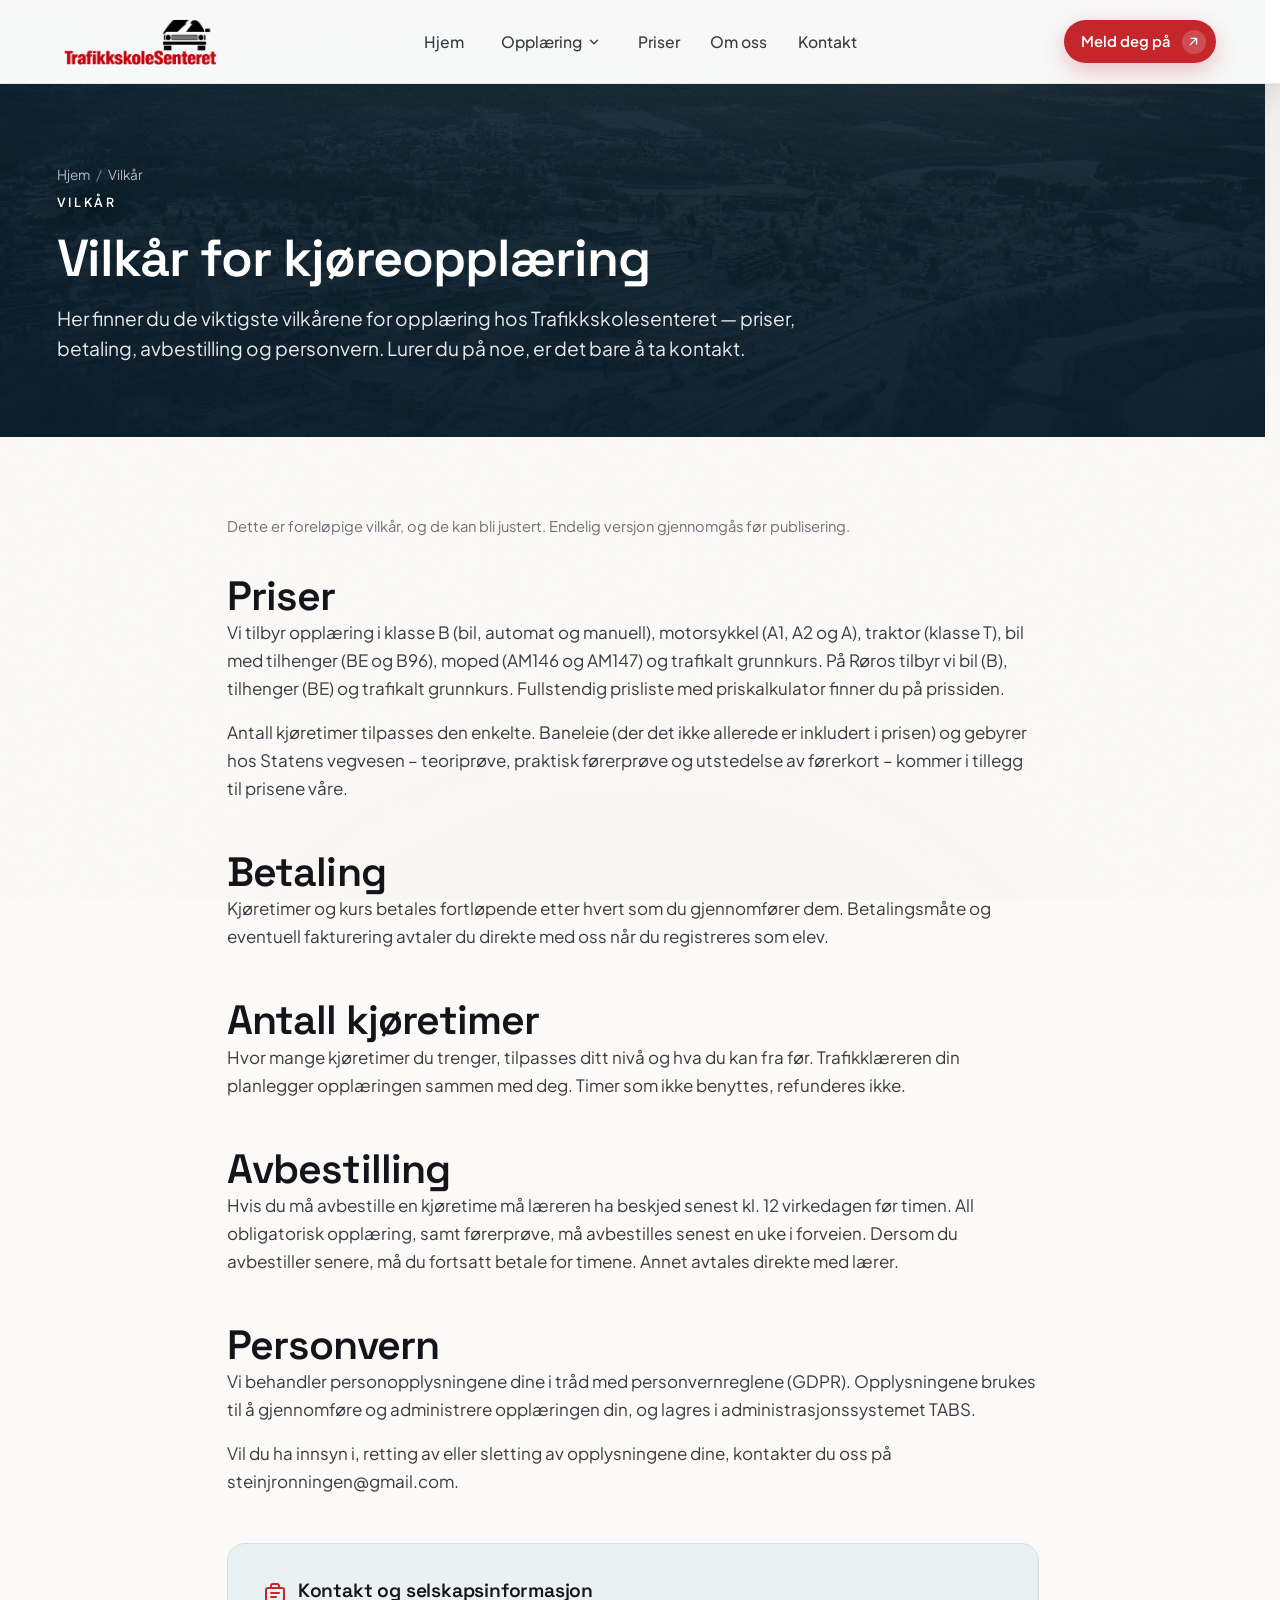
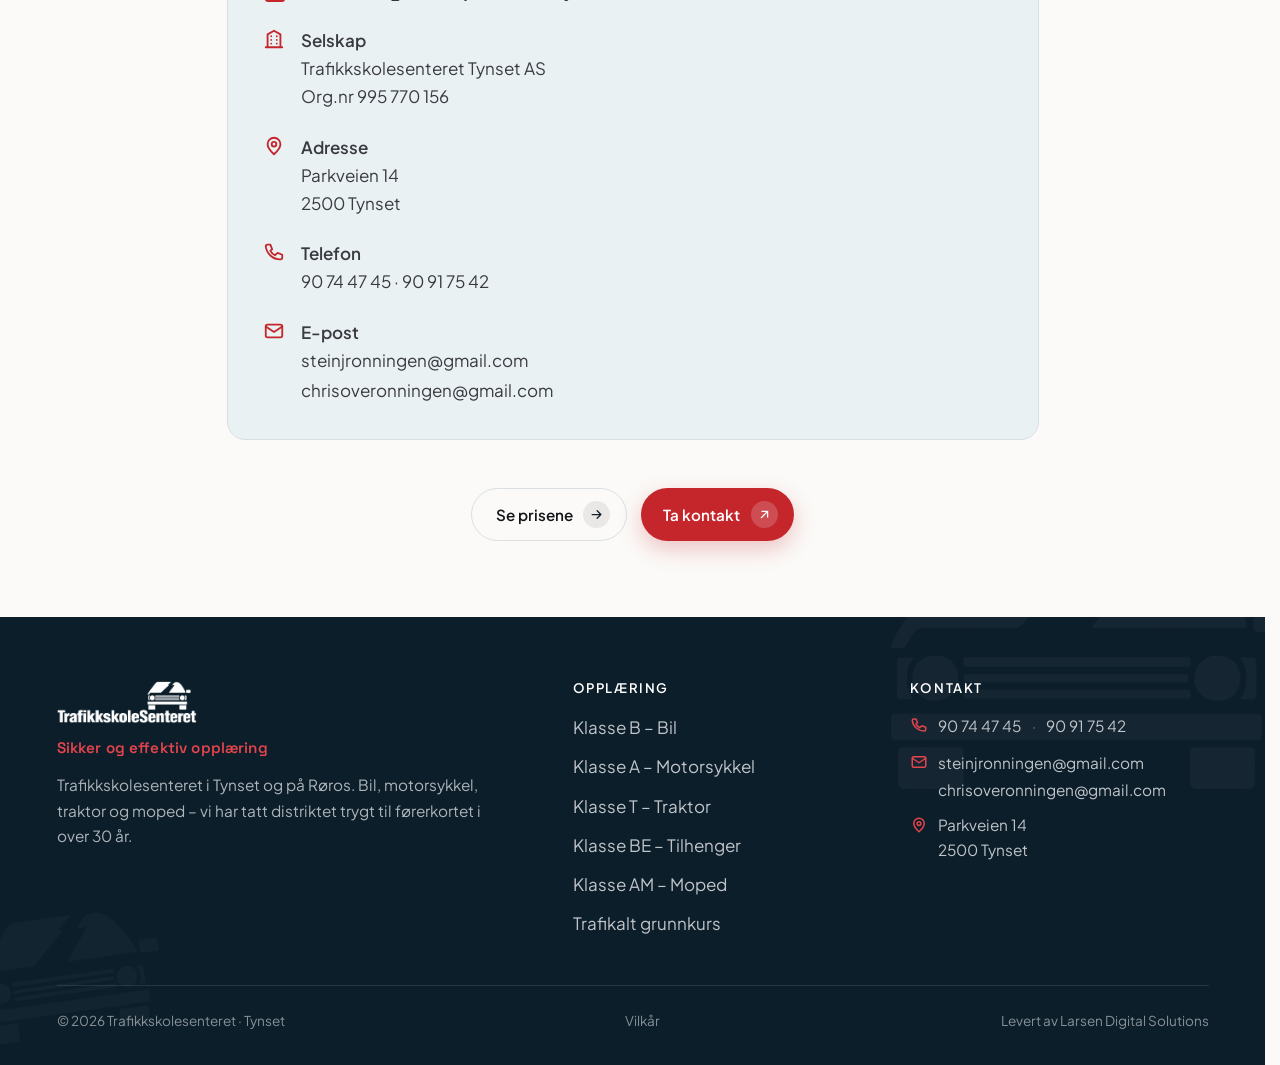
<file: vilkar.html>
<!DOCTYPE html>
<html lang="nb">
<head>
  <meta charset="UTF-8">
  <meta name="viewport" content="width=device-width, initial-scale=1">
  <script>document.documentElement.classList.add('js')</script>
  <title>Vilkår | Trafikkskolesenteret Tynset</title>
  <meta name="description" content="Vilkår for kjøreopplæring hos Trafikkskolesenteret i Tynset — priser, betaling, antall kjøretimer, avbestilling og personvern (GDPR).">
  <link rel="canonical" href="https://trafikkskolesenteret.no/vilkar.html">
  <meta name="theme-color" content="#0C1E2A">
  <link rel="icon" type="image/png" href="img/favicon.png?v=5">
  <link rel="apple-touch-icon" href="img/favicon.png?v=5">
  <meta name="robots" content="noindex">
  <meta property="og:type" content="website">
  <meta property="og:site_name" content="Trafikkskolesenteret">
  <meta property="og:locale" content="nb_NO">
  <meta property="og:title" content="Vilkår | Trafikkskolesenteret Tynset">
  <meta property="og:description" content="Vilkår for kjøreopplæring hos Trafikkskolesenteret i Tynset — priser, betaling, avbestilling og personvern.">
  <meta property="og:url" content="https://trafikkskolesenteret.no/vilkar.html">
  <meta property="og:image" content="https://trafikkskolesenteret.no/img/road.jpg">
  <meta name="twitter:card" content="summary_large_image">
  <meta name="twitter:title" content="Vilkår | Trafikkskolesenteret Tynset">
  <meta name="twitter:description" content="Vilkår for kjøreopplæring hos Trafikkskolesenteret i Tynset — priser, betaling, avbestilling og personvern.">
  <meta name="twitter:image" content="https://trafikkskolesenteret.no/img/road.jpg">
  <link rel="stylesheet" href="css/styles.css?v=43">
  <style>
    .pinfo { margin-top: 2.4rem; background: var(--bg-soft); border: 1px solid var(--hairline); border-radius: var(--r-card); padding: clamp(1.5rem, 3vw, 2.2rem); }
    .pinfo__head { display: flex; align-items: center; gap: .7rem; margin-bottom: 1.4rem; }
    .pinfo__head svg { width: 24px; height: 24px; color: var(--accent); flex: none; }
    .pinfo__head h3 { font-size: 1.2rem; margin: 0; }
  </style>
  <script type="application/ld+json">{"@context":"https://schema.org","@type":"BreadcrumbList","itemListElement":[{"@type":"ListItem","position":1,"name":"Hjem","item":"https://trafikkskolesenteret.no/"},{"@type":"ListItem","position":2,"name":"Vilkår","item":"https://trafikkskolesenteret.no/vilkar.html"}]}</script>
</head>
<body>
  <a href="#hovedinnhold" class="skip-link">Hopp til innhold</a>

  <!-- ===================== NAV ===================== -->
  <header class="nav">
    <div class="container nav__inner">
      <a class="brand" href="index.html" aria-label="Trafikkskolesenteret, forside"><img decoding="async" class="brand__logo" src="img/logo.png?v=1" alt="Trafikkskolesenteret"></a>

      <nav class="nav__links" aria-label="Hovedmeny">
        <a href="index.html">Hjem</a>
        <div class="has-dd">
          <button class="dd__btn" aria-haspopup="true" aria-expanded="false">Opplæring
            <svg viewBox="0 0 24 24" fill="none" stroke="currentColor" stroke-width="2.4" stroke-linecap="round" stroke-linejoin="round" aria-hidden="true"><path d="m6 9 6 6 6-6"/></svg>
          </button>
          <div class="dd__panel" role="menu">
            <a href="klasse-b.html" role="menuitem"><span class="dd__ic"><svg viewBox="0 0 24 24" fill="none" stroke="currentColor" stroke-width="2" stroke-linecap="round" stroke-linejoin="round"><path d="M5 13l1.5-4.5A2 2 0 0 1 8.4 7h7.2a2 2 0 0 1 1.9 1.5L19 13M5 13h14v4H5z"/><circle cx="8" cy="17" r="1.4"/><circle cx="16" cy="17" r="1.4"/></svg></span><span><b>Klasse B – Bil</b><span>Manuell eller automat</span></span></a>
            <a href="klasse-a-mc.html" role="menuitem"><span class="dd__ic"><svg viewBox="0 0 24 24" fill="none" stroke="currentColor" stroke-width="2" stroke-linecap="round" stroke-linejoin="round"><circle cx="5" cy="16" r="3.2"/><circle cx="19" cy="16" r="3.2"/><path d="M8.2 16h4.3l3-5.5H14l-2-2H8"/><path d="M15.5 10.5 17.5 16"/></svg></span><span><b>Klasse A – Motorsykkel</b><span>Lett, mellomtung og tung</span></span></a>
            <a href="klasse-t.html" role="menuitem"><span class="dd__ic"><svg viewBox="0 0 24 24" fill="none" stroke="currentColor" stroke-width="2" stroke-linecap="round" stroke-linejoin="round"><circle cx="7" cy="16" r="4"/><circle cx="18" cy="17" r="3"/><path d="M7 12V6h4l2 6M11 16h4M15 17V8h5"/></svg></span><span><b>Klasse T – Traktor</b><span>Traktor og redskap</span></span></a>
            <a href="klasse-be.html" role="menuitem"><span class="dd__ic"><svg viewBox="0 0 24 24" fill="none" stroke="currentColor" stroke-width="2" stroke-linecap="round" stroke-linejoin="round"><path d="M3 8h9v6H3zM12 11h6l3 3v0h-9z"/><circle cx="7" cy="17" r="1.6"/><circle cx="17" cy="17" r="1.6"/></svg></span><span><b>Klasse BE</b><span>Bil med tilhenger</span></span></a>
            <a href="klasse-am.html" role="menuitem"><span class="dd__ic"><svg viewBox="0 0 24 24" fill="none" stroke="currentColor" stroke-width="2" stroke-linecap="round" stroke-linejoin="round"><circle cx="5.5" cy="16" r="3"/><circle cx="18.5" cy="16" r="3"/><path d="M8.5 16h7l2-6h2M17.5 10 16 6h-3M5.5 16 8 11h6"/></svg></span><span><b>Klasse AM – Moped</b><span>Moped fra 16 år</span></span></a>
            <a href="trafikalt-grunnkurs.html" role="menuitem"><span class="dd__ic"><svg viewBox="0 0 24 24" fill="none" stroke="currentColor" stroke-width="2" stroke-linecap="round" stroke-linejoin="round"><path d="M9 11l3 3L22 4"/><path d="M21 12v7a2 2 0 0 1-2 2H5a2 2 0 0 1-2-2V5a2 2 0 0 1 2-2h11"/></svg></span><span><b>Trafikalt grunnkurs</b><span>Obligatorisk førstesteg</span></span></a>
          </div>
        </div>
        <a href="priser.html">Priser</a>
        <a href="om-oss.html">Om oss</a>
        <a href="kontakt.html">Kontakt</a>
      </nav>

      <div class="nav__cta">
        <a class="btn btn--primary" href="kontakt.html">Meld deg på
          <span class="btn__icon" aria-hidden="true"><svg viewBox="0 0 24 24" fill="none" stroke="currentColor" stroke-width="2" stroke-linecap="round" stroke-linejoin="round"><path d="M7 17 17 7M8 7h9v9"/></svg></span>
        </a>
      </div>

      <button class="nav__burger" aria-label="Åpne meny" aria-expanded="false" aria-controls="mobilmeny">
        <span></span><span></span><span></span>
      </button>
    </div>
  </header>

  <!-- mobilmeny -->
  <div class="mobile-menu" id="mobilmeny">
    <a class="m-link" href="index.html">Hjem</a>
    <span class="m-link" style="cursor:default;opacity:.7">Opplæring</span>
    <div class="m-sub">
      <a href="klasse-b.html">Klasse B – Bil</a>
      <a href="klasse-a-mc.html">Klasse A – MC</a>
      <a href="klasse-t.html">Klasse T – Traktor</a>
      <a href="klasse-be.html">Klasse BE – Tilhenger</a>
      <a href="klasse-am.html">Klasse AM – Moped</a>
      <a href="trafikalt-grunnkurs.html">Trafikalt grunnkurs</a>
    </div>
    <a class="m-link" href="priser.html">Priser</a>
    <a class="m-link" href="om-oss.html">Om oss</a>
    <a class="m-link" href="kontakt.html">Kontakt</a>
    <div class="mobile-menu__foot">
      <a class="btn btn--primary btn--block" href="kontakt.html">Meld deg på
        <span class="btn__icon" aria-hidden="true"><svg viewBox="0 0 24 24" fill="none" stroke="currentColor" stroke-width="2" stroke-linecap="round" stroke-linejoin="round"><path d="M7 17 17 7M8 7h9v9"/></svg></span>
      </a>
    </div>
  </div>

  <main id="hovedinnhold">

    <!-- ===================== SUB-HERO ===================== -->
    <section class="subhero">
      <div class="subhero__bg" aria-hidden="true"><img decoding="async" src="img/tynset-vinter.jpg" alt="" width="1920" height="900"></div>
      <div class="subhero__scrim" aria-hidden="true"></div>
      <span data-nav-sentinel style="position:absolute;top:60px;height:1px;width:1px"></span>
      <div class="container">
        <div class="crumbs"><a href="index.html">Hjem</a><span>/</span> Vilkår</div>
        <span class="eyebrow">Vilkår</span>
        <h1>Vilkår for kjøreopplæring</h1>
        <p class="lead">Her finner du de viktigste vilkårene for opplæring hos Trafikkskolesenteret — priser, betaling, avbestilling og personvern. Lurer du på noe, er det bare å ta kontakt.</p>
      </div>
    </section>

    <!-- ===================== VILKÅR ===================== -->
    <section class="section--tight">
      <div class="container container--narrow">

        <p class="muted" style="margin-bottom:clamp(1.6rem,3vw,2.2rem);font-size:.92rem">Dette er foreløpige vilkår, og de kan bli justert. Endelig versjon gjennomgås før publisering.</p>

        <div class="prose reveal" style="margin-bottom:clamp(2rem,4vw,3rem)">
          <h2>Priser</h2>
          <p>Vi tilbyr opplæring i klasse B (bil, automat og manuell), motorsykkel (A1, A2 og A), traktor (klasse T), bil med tilhenger (BE og B96), moped (AM146 og AM147) og trafikalt grunnkurs. På Røros tilbyr vi bil (B), tilhenger (BE) og trafikalt grunnkurs. Fullstendig prisliste med priskalkulator finner du på <a href="priser.html">prissiden</a>.</p>
          <p>Antall kjøretimer tilpasses den enkelte. Baneleie (der det ikke allerede er inkludert i prisen) og gebyrer hos Statens vegvesen – teoriprøve, praktisk førerprøve og utstedelse av førerkort – kommer i tillegg til prisene våre.</p>
        </div>

        <div class="prose reveal" style="margin-bottom:clamp(2rem,4vw,3rem)">
          <h2>Betaling</h2>
          <p>Kjøretimer og kurs betales fortløpende etter hvert som du gjennomfører dem. Betalingsmåte og eventuell fakturering avtaler du direkte med oss når du registreres som elev.</p>
        </div>

        <div class="prose reveal" style="margin-bottom:clamp(2rem,4vw,3rem)">
          <h2>Antall kjøretimer</h2>
          <p>Hvor mange kjøretimer du trenger, tilpasses ditt nivå og hva du kan fra før. Trafikklæreren din planlegger opplæringen sammen med deg. Timer som ikke benyttes, refunderes ikke.</p>
        </div>

        <div class="prose reveal" style="margin-bottom:clamp(2rem,4vw,3rem)">
          <h2>Avbestilling</h2>
          <p>Hvis du må avbestille en kjøretime må læreren ha beskjed senest kl. 12 virkedagen før timen. All obligatorisk opplæring, samt førerprøve, må avbestilles senest en uke i forveien. Dersom du avbestiller senere, må du fortsatt betale for timene. Annet avtales direkte med lærer.</p>
        </div>

        <div class="prose reveal" style="margin-bottom:clamp(2rem,4vw,3rem)">
          <h2>Personvern</h2>
          <p>Vi behandler personopplysningene dine i tråd med personvernreglene (GDPR). Opplysningene brukes til å gjennomføre og administrere opplæringen din, og lagres i administrasjonssystemet TABS.</p>
          <p>Vil du ha innsyn i, retting av eller sletting av opplysningene dine, kontakter du oss på <a href="mailto:steinjronningen@gmail.com">steinjronningen@gmail.com</a>.</p>
        </div>

        <!-- ===================== SELSKAPSINFO ===================== -->
        <div class="pinfo reveal">
          <div class="pinfo__head">
            <svg viewBox="0 0 24 24" fill="none" stroke="currentColor" stroke-width="2" stroke-linecap="round" stroke-linejoin="round" aria-hidden="true"><rect x="3" y="8" width="18" height="13" rx="2"/><path d="M8 8V6a2 2 0 0 1 2-2h4a2 2 0 0 1 2 2v2M8 13h8M8 17h5"/></svg>
            <h3>Kontakt og selskapsinformasjon</h3>
          </div>
          <ul class="info-list">
            <li><span class="info-ic"><svg viewBox="0 0 24 24" fill="none" stroke="currentColor" stroke-width="2" stroke-linecap="round" stroke-linejoin="round" aria-hidden="true"><path d="M3 21h18M5 21V7l7-4 7 4v14M9 9h.01M15 9h.01M9 13h.01M15 13h.01M9 17h.01M15 17h.01"/></svg></span><span><b>Selskap</b>Trafikkskolesenteret Tynset AS<br>Org.nr 995 770 156</span></li>
            <li><span class="info-ic"><svg viewBox="0 0 24 24" fill="none" stroke="currentColor" stroke-width="2" stroke-linecap="round" stroke-linejoin="round" aria-hidden="true"><path d="M12 21s-7-6.5-7-11a7 7 0 0 1 14 0c0 4.5-7 11-7 11Z"/><circle cx="12" cy="10" r="2.5"/></svg></span><span><b>Adresse</b>Parkveien 14<br>2500 Tynset</span></li>
            <li><span class="info-ic"><svg viewBox="0 0 24 24" fill="none" stroke="currentColor" stroke-width="2" stroke-linecap="round" stroke-linejoin="round" aria-hidden="true"><path d="M5 4h3l2 5-2 1.5a11 11 0 0 0 5 5L16 13l5 2v3a2 2 0 0 1-2 2A16 16 0 0 1 3 6a2 2 0 0 1 2-2Z"/></svg></span><span><b>Telefon</b><a href="tel:+4790744745">90 74 47 45</a> · <a href="tel:+4790917542">90 91 75 42</a></span></li>
            <li><span class="info-ic"><svg viewBox="0 0 24 24" fill="none" stroke="currentColor" stroke-width="2" stroke-linecap="round" stroke-linejoin="round" aria-hidden="true"><rect x="3" y="5" width="18" height="14" rx="2"/><path d="m3 7 9 6 9-6"/></svg></span><span><b>E-post</b><a href="mailto:steinjronningen@gmail.com" style="display:block">steinjronningen@gmail.com</a><a href="mailto:chrisoveronningen@gmail.com" style="display:block;margin-top:.15rem">chrisoveronningen@gmail.com</a></span></li>
          </ul>
        </div>

        <div class="center reveal" style="margin-top:clamp(2rem,4vw,3rem)">
          <div class="btn-row" style="justify-content:center">
            <a class="btn btn--ghost" href="priser.html">Se prisene<span class="btn__icon" aria-hidden="true"><svg viewBox="0 0 24 24" fill="none" stroke="currentColor" stroke-width="2" stroke-linecap="round" stroke-linejoin="round"><path d="M5 12h14M13 6l6 6-6 6"/></svg></span></a>
            <a class="btn btn--primary" href="kontakt.html">Ta kontakt<span class="btn__icon" aria-hidden="true"><svg viewBox="0 0 24 24" fill="none" stroke="currentColor" stroke-width="2" stroke-linecap="round" stroke-linejoin="round"><path d="M7 17 17 7M8 7h9v9"/></svg></span></a>
          </div>
        </div>

      </div>
    </section>

  </main>

  <!-- ===================== FOOTER ===================== -->
  <footer class="footer">
    <div class="container">
      <div class="footer__grid">
        <div>
          <a class="brand" href="index.html" aria-label="Trafikkskolesenteret, forside">
            <img decoding="async" class="brand__logo" src="img/logo.png?v=1" alt="Trafikkskolesenteret">
          </a>
          <p class="footer__tagline">Sikker og effektiv opplæring</p>
          <p class="footer__about">Trafikkskolesenteret i Tynset og på Røros. Bil, motorsykkel, traktor og moped – vi har tatt distriktet trygt til førerkortet i over 30 år.</p>
        </div>
        <div>
          <h4>Opplæring</h4>
          <ul>
            <li><a href="klasse-b.html">Klasse B – Bil</a></li>
            <li><a href="klasse-a-mc.html">Klasse A – Motorsykkel</a></li>
            <li><a href="klasse-t.html">Klasse T – Traktor</a></li>
            <li><a href="klasse-be.html">Klasse BE – Tilhenger</a></li>
            <li><a href="klasse-am.html">Klasse AM – Moped</a></li>
            <li><a href="trafikalt-grunnkurs.html">Trafikalt grunnkurs</a></li>
          </ul>
        </div>
        <div>
          <h4>Kontakt</h4>
          <ul class="footer__contact">
            <li><svg viewBox="0 0 24 24" fill="none" stroke="currentColor" stroke-width="2" stroke-linecap="round" stroke-linejoin="round" aria-hidden="true"><path d="M5 4h3l2 5-2 1.5a11 11 0 0 0 5 5L16 13l5 2v3a2 2 0 0 1-2 2A16 16 0 0 1 3 6a2 2 0 0 1 2-2Z"/></svg><a href="tel:+4790744745">90 74 47 45</a> <span style="opacity:.45">·</span> <a href="tel:+4790917542">90 91 75 42</a></li><li><svg viewBox="0 0 24 24" fill="none" stroke="currentColor" stroke-width="2" stroke-linecap="round" stroke-linejoin="round" aria-hidden="true"><rect x="3" y="5" width="18" height="14" rx="2"/><path d="m3 7 9 6 9-6"/></svg><span style="display:inline-flex;flex-direction:column;gap:.1rem"><a href="mailto:steinjronningen@gmail.com">steinjronningen@gmail.com</a><a href="mailto:chrisoveronningen@gmail.com">chrisoveronningen@gmail.com</a></span></li>
            <li><svg viewBox="0 0 24 24" fill="none" stroke="currentColor" stroke-width="2" stroke-linecap="round" stroke-linejoin="round" aria-hidden="true"><path d="M12 21s-7-6.5-7-11a7 7 0 0 1 14 0c0 4.5-7 11-7 11Z"/><circle cx="12" cy="10" r="2.5"/></svg><span style="line-height:1.6">Parkveien 14<br>2500 Tynset</span></li>
          </ul>
        </div>
      </div>
      <div class="footer__bar">
        <span>© <span data-year>2026</span> Trafikkskolesenteret · Tynset</span>
        <a href="vilkar.html">Vilkår</a>
        <span>Levert av Larsen Digital Solutions</span>
      </div>
    </div>
  </footer>

  <!-- mobil sticky-bar -->
  <div class="mbar">
    <a class="btn btn--ghost" href="priser.html">Se priser</a>
    <a class="btn btn--primary" href="kontakt.html">Meld deg på
      <span class="btn__icon" aria-hidden="true"><svg viewBox="0 0 24 24" fill="none" stroke="currentColor" stroke-width="2" stroke-linecap="round" stroke-linejoin="round"><path d="M7 17 17 7M8 7h9v9"/></svg></span>
    </a>
  </div>

  <script src="js/main.js?v=13" defer></script>
</body>
</html>
</file>
<file: css/styles.css>
/* =====================================================================
   Trafikkskolesenteret — designsystem (Tynset)
   Palett: "Petrol & rav". Petrolblå = merkevare/CTA (tillit, etablert),
   brent oransje = sjelden spark (understrek, spar-merker), gull = stjerner.
   Radius: knapper = pill, kort = 18px, input = 10px.
   Fonter: Space Grotesk (display) + Plus Jakarta Sans (brødtekst), selvhostet.
   ===================================================================== */

/* ---------- Fonter ---------- */
@font-face { font-family: 'Space Grotesk'; font-style: normal; font-weight: 500; font-display: swap; src: url('../fonts/space-grotesk-500.woff2') format('woff2'); }
@font-face { font-family: 'Space Grotesk'; font-style: normal; font-weight: 600; font-display: swap; src: url('../fonts/space-grotesk-600.woff2') format('woff2'); }
@font-face { font-family: 'Space Grotesk'; font-style: normal; font-weight: 700; font-display: swap; src: url('../fonts/space-grotesk-700.woff2') format('woff2'); }
@font-face { font-family: 'Plus Jakarta Sans'; font-style: normal; font-weight: 400; font-display: swap; src: url('../fonts/jakarta-400.woff2') format('woff2'); }
@font-face { font-family: 'Plus Jakarta Sans'; font-style: normal; font-weight: 500; font-display: swap; src: url('../fonts/jakarta-500.woff2') format('woff2'); }
@font-face { font-family: 'Plus Jakarta Sans'; font-style: normal; font-weight: 600; font-display: swap; src: url('../fonts/jakarta-600.woff2') format('woff2'); }
@font-face { font-family: 'Plus Jakarta Sans'; font-style: normal; font-weight: 700; font-display: swap; src: url('../fonts/jakarta-700.woff2') format('woff2'); }

/* ---------- Tokens ---------- */
:root {
  --ink: #14151A;          /* tekst – nær sort */
  --ink-2: #3A3B42;        /* sekundær tekst */
  --muted: #6B7177;        /* dempet */
  --brand: #14212B;        /* petrol-navy: solid-nav-lenker, aksent på lyst */
  --brand-dark: #0A141C;
  --accent: #C4262C;       /* petrolblå – CTA-bakgrunn (hvit tekst, AA ~6,5:1) */
  --accent-hover: #A81F25;
  --accent-bright: #E4444C;/* dekor: fokusring, ikon-uthev på mørkt */
  --spark: #C25A1B;        /* brent oransje-spark (spar-merker, understrek) */
  --gold: #E8A33D;         /* stjerner */
  --bg: #FBFAF8;           /* varm, lys near-white – hvite kort popper, ikke grått */
  --bg-soft: #EAF1F3;      /* mild kjølig petroltone (ikke grått) */
  --bg-deep: #0C1E2A;      /* mørk seksjon / footer – dyp petrol-navy */
  --surface: #FFFFFF;
  --hairline: #D8DEE2;
  --hairline-soft: #E8ECEF;

  --r-card: 18px;
  --r-card-inner: 12px;
  --r-input: 10px;
  --r-sm: 8px;
  --r-pill: 999px;

  --shadow-sm: 0 1px 3px rgba(17,18,22,.06), 0 12px 32px rgba(17,18,22,.10);
  --shadow-md: 0 6px 20px rgba(17,18,22,.08), 0 22px 48px rgba(17,18,22,.12);
  --shadow-lg: 0 30px 70px rgba(23,24,29,.16);

  --ease: cubic-bezier(0.16, 1, 0.3, 1);
  --ease-spring: cubic-bezier(0.32, 0.72, 0, 1);

  --font-display: 'Space Grotesk', ui-sans-serif, system-ui, sans-serif;
  --font-body: 'Plus Jakarta Sans', ui-sans-serif, system-ui, sans-serif;

  --maxw: 1200px;
  --nav-h: 84px;
}

/* ---------- Reset / base ---------- */
*, *::before, *::after { box-sizing: border-box; }
* { margin: 0; }
html { scroll-behavior: smooth; -webkit-text-size-adjust: 100%; scrollbar-gutter: stable; scroll-padding-top: calc(var(--nav-h) + 16px); }
body {
  font-family: var(--font-body);
  color: var(--ink);
  background: var(--bg);
  font-size: 1.0625rem;
  line-height: 1.65;
  -webkit-font-smoothing: antialiased;
  text-rendering: optimizeLegibility;
  overflow-x: hidden;
}
/* Ambient dybde: subtile gløder + grain – faste lag bak innholdet (ingen blur → ingen scroll-kost) */
body::before {
  content: ''; position: fixed; inset: 0; z-index: -1; pointer-events: none;
  background:
    radial-gradient(66rem 46rem at 3% -12%, rgba(196,38,44,.055), transparent 56%),
    radial-gradient(58rem 46rem at 106% 2%, rgba(16,17,22,.06), transparent 55%),
    radial-gradient(58rem 44rem at 50% 120%, rgba(196,38,44,.03), transparent 60%);
}
body::after {
  content: ''; position: fixed; inset: 0; z-index: -1; pointer-events: none; opacity: .035;
  background-image: url("data:image/svg+xml,%3Csvg xmlns='http://www.w3.org/2000/svg' width='200' height='200'%3E%3Cfilter id='n'%3E%3CfeTurbulence type='fractalNoise' baseFrequency='0.8' numOctaves='2' stitchTiles='stitch'/%3E%3C/filter%3E%3Crect width='100%25' height='100%25' filter='url(%23n)'/%3E%3C/svg%3E");
  background-size: 200px 200px;
}
img { display: block; max-width: 100%; height: auto; }
a { color: inherit; text-decoration: none; }
button { font: inherit; cursor: pointer; }
[hidden] { display: none !important; }
:focus-visible { outline: 2px solid var(--accent-bright); outline-offset: 3px; border-radius: 4px; }

/* ---------- Typografi ---------- */
h1, h2, h3, h4 { font-family: var(--font-display); font-weight: 600; line-height: 1.08; letter-spacing: -0.02em; color: var(--ink); }
.h-display { font-size: clamp(2.6rem, 6vw, 4.6rem); font-weight: 700; line-height: 1.02; letter-spacing: -0.03em; }
h1 { font-size: clamp(2.1rem, 4.2vw, 3.25rem); }
h2 { font-size: clamp(1.8rem, 3.2vw, 2.6rem); }
h3 { font-size: clamp(1.2rem, 1.6vw, 1.45rem); letter-spacing: -0.01em; }
p { color: var(--ink-2); }
.lead { font-size: clamp(1.1rem, 1.5vw, 1.3rem); color: var(--ink-2); line-height: 1.55; }
.measure { max-width: 62ch; }
.muted { color: var(--muted); }
strong { font-weight: 600; color: var(--ink); }
.prose p + p { margin-top: 1rem; }
.prose h3 { margin: 2rem 0 .6rem; }
.prose ul { margin: 1rem 0 0; padding-left: 0; list-style: none; display: grid; gap: .7rem; }
.prose ul li { position: relative; padding-left: 1.6rem; color: var(--ink-2); }
.prose ul li::before { content: ""; position: absolute; left: 0; top: .62em; width: 8px; height: 8px; border-radius: 50%; background: var(--accent); }

.eyebrow {
  display: inline-flex; align-items: center; gap: .55rem;
  font-family: var(--font-body); font-weight: 600;
  font-size: .72rem; letter-spacing: .16em; text-transform: uppercase;
  color: var(--accent);
}
.eyebrow::before { content: ""; width: 1.6rem; height: 1px; background: var(--accent); display: inline-block; opacity: .7; }
.eyebrow--center { justify-content: center; }

/* ---------- Layout ---------- */
.container { width: 100%; max-width: var(--maxw); margin-inline: auto; padding-inline: 24px; }
.container--narrow { max-width: 860px; }
.section { padding-block: clamp(72px, 9vw, 132px); }
.section--soft { background: linear-gradient(180deg, #EFF3F4 0%, #E7EEF0 100%); }
.section--deep { background: var(--bg-deep); color: #ECEEF1; }
.section--tight { padding-block: clamp(56px, 6vw, 88px); }
/* Diskret bil-vannmerke i lyse seksjoner. Fire varianter veksler (ulik størrelse,
   hjørne og rotasjon) slik at stablede seksjoner aldri ser like ut. Veldig lav opasitet. */
.section--soft { position: relative; overflow: hidden; }
.section--soft > .container { position: relative; z-index: 1; }
.section--soft::before { content: ''; position: absolute; z-index: 0; pointer-events: none; background: url('../img/favicon.png') no-repeat center / contain; aspect-ratio: 417 / 276;
  /* variant A: oppe til høyre – hele bilen synlig */
  width: clamp(150px, 18vw, 250px); right: 4%; top: 14%; opacity: .03; }
/* variant B: nede til venstre, lett rotert */
.section--soft:nth-of-type(4n+2)::before { width: clamp(110px, 13vw, 180px); right: auto; left: 4%; top: auto; bottom: 11%; transform: rotate(-8deg); opacity: .028; }
/* variant C: medium, nede til høyre, motsatt rotasjon */
.section--soft:nth-of-type(4n+3)::before { width: clamp(130px, 15vw, 215px); right: 5%; left: auto; top: auto; bottom: 12%; transform: rotate(6deg); opacity: .026; }
/* variant D: liten, oppe til venstre */
.section--soft:nth-of-type(4n)::before   { width: clamp(100px, 12vw, 155px); right: auto; left: 5%; top: 12%; bottom: auto; transform: rotate(-3deg); opacity: .03; }
/* Frostet-glass-scene (fjell, trær, skilt) – inspirert av vinduet deres. Erstatter bil-vannmerket i seksjonen den brukes. */
/* Frostet-glass-scene (fjell, bil, skilt, busk) fra deres vindusdekor. Silhuettene står på
   seksjonsbunnen (= skillet mot neste seksjon); bakkebåndet under horisonten klippes bort. */
.scene-band { position: absolute; left: 0; right: 0; bottom: 0; height: clamp(150px, 18vw, 265px); overflow: hidden; z-index: 0; pointer-events: none;
  background: url('../img/scene-by.png') no-repeat center bottom / 100% auto;
  mix-blend-mode: multiply; opacity: .15;
}
/* Bil med campingvogn – samme bånd-format, brukes på FAQ-seksjonen */
.scene-band.scene-band--vogn { background-image: url('../img/scene-vogn.png'); }
.has-scene { position: relative; overflow: hidden; }
.has-scene > .container { position: relative; z-index: 1; }
.section--soft.has-scene { padding-bottom: clamp(2.6rem, 5vw, 4rem); }
.section--soft.has-scene::before { display: none; }

/* Motorsykkel-variant – allerede et tynt bånd med horisont i bunn; legges på lys seksjon
   som skille (bases står på seksjonsbunnen). */
.section.has-scene--mc { padding-bottom: clamp(150px, 17vw, 250px); }
.scene-band.scene-band--mc { height: clamp(130px, 16vw, 235px);
  background: url('../img/scene-mc.png') no-repeat center bottom / 100% auto;
  opacity: .15;
  -webkit-mask-image: linear-gradient(to top, #000 78%, transparent 100%);
  mask-image: linear-gradient(to top, #000 78%, transparent 100%);
}
.section-head { max-width: 64ch; margin-bottom: clamp(2.2rem, 4vw, 3.4rem); }
.section-head h2 { margin-top: .8rem; }
.section-head p { margin-top: 1rem; }
.section-head--center { margin-inline: auto; text-align: center; }

.grid { display: grid; gap: clamp(1.1rem, 2vw, 1.6rem); }
@media (min-width: 768px) {
  .grid-2 { grid-template-columns: repeat(2, 1fr); }
  .grid-3 { grid-template-columns: repeat(3, 1fr); }
  .grid-4 { grid-template-columns: repeat(4, 1fr); }
}

/* ---------- Knapper ---------- */
.btn {
  display: inline-flex; align-items: center; gap: .65rem;
  font-family: var(--font-body); font-weight: 600; font-size: .95rem;
  padding: .72rem .95rem .72rem 1.35rem;
  border-radius: var(--r-pill); border: 1px solid transparent;
  transition: transform .4s var(--ease-spring), background-color .3s var(--ease), box-shadow .3s var(--ease), color .3s var(--ease), border-color .3s var(--ease);
  white-space: nowrap;
}
.btn:active { transform: scale(.975); }
.btn__icon { display: grid; place-items: center; width: 1.7rem; height: 1.7rem; border-radius: var(--r-pill); background: rgba(255,255,255,.18); transition: transform .45s var(--ease-spring), background-color .3s var(--ease); }
.btn__icon svg { width: 15px; height: 15px; }
.btn:hover .btn__icon { transform: translate(2px, -1px); }

.btn--primary { background: var(--accent); color: #fff; box-shadow: 0 8px 22px rgba(196,38,44,.26); }
.btn--primary:hover { background: var(--accent-hover); box-shadow: 0 12px 30px rgba(196,38,44,.32); }

.btn--ghost { background: transparent; color: var(--ink); border-color: var(--hairline); padding-left: 1.5rem; }
.btn--ghost:hover { border-color: var(--brand); background: rgba(23,24,29,.04); }
.btn--ghost .btn__icon { background: rgba(23,24,29,.08); color: var(--brand); }

.btn--glass { background: rgba(255,255,255,.17); color: #fff; border-color: rgba(255,255,255,.34); padding-left: 1.5rem; }
.btn--glass:hover { background: rgba(255,255,255,.2); }
.btn--glass .btn__icon { background: rgba(255,255,255,.22); }

.btn--lg { font-size: 1rem; padding: .82rem 1rem .82rem 1.45rem; }
.btn--block { display: flex; justify-content: center; width: 100%; }
.btn-row { display: flex; flex-wrap: wrap; gap: .9rem; }

/* ---------- Navigasjon ---------- */
.nav { position: fixed; inset: 0 0 auto 0; z-index: 100; height: var(--nav-h); display: flex; align-items: center; transition: background-color .4s var(--ease), box-shadow .4s var(--ease), border-color .4s var(--ease); border-bottom: 1px solid transparent; }
.nav__inner { display: flex; align-items: center; justify-content: space-between; gap: 1.25rem; width: 100%; }
.nav.is-solid { background: rgba(255,255,255,.97); border-color: var(--hairline-soft); box-shadow: var(--shadow-sm); }
.brand { display: inline-flex; align-items: center; }
.brand__logo { height: 42px; width: auto; display: block; }
/* tekstlogo-fallback til ekte logo er på plass */
.brand__text { font-family: var(--font-display); font-weight: 700; font-size: clamp(1.15rem, 1rem + 1vw, 1.42rem); letter-spacing: -0.03em; color: #fff; display: inline-block; white-space: nowrap; transition: color .4s var(--ease); }
.nav.is-solid .brand__text { color: var(--ink); }
.brand__text-accent { color: var(--spark); }
.brand__text .spark { color: var(--spark); }
.brand__mark { width: 30px; height: 30px; flex: none; }

.nav__links { display: none; align-items: center; gap: 1.9rem; }
.nav__links > a, .dd__btn { font-weight: 500; font-size: .98rem; color: rgba(255,255,255,.88); transition: color .25s var(--ease); background: none; border: 0; font-family: var(--font-body); }
.nav.is-solid .nav__links > a, .nav.is-solid .dd__btn { color: var(--ink-2); }
.nav__links > a:hover, .dd__btn:hover { color: #fff; }
.nav.is-solid .nav__links > a:hover, .nav.is-solid .dd__btn:hover { color: var(--brand); }
.nav__links a[aria-current="page"] { color: #fff; font-weight: 600; }
.nav.is-solid .nav__links a[aria-current="page"] { color: var(--brand); }

/* dropdown */
.has-dd { position: relative; }
.dd__btn { display: inline-flex; align-items: center; gap: .35rem; cursor: pointer; }
.dd__btn svg { width: 14px; height: 14px; transition: transform .3s var(--ease); }
.has-dd:hover .dd__btn svg, .dd__btn[aria-expanded="true"] svg { transform: rotate(180deg); }
.dd__panel {
  position: absolute; top: calc(100% + 18px); left: 50%; transform: translateX(-50%) translateY(10px);
  min-width: 348px; background: #fff; border: 1px solid var(--hairline-soft); border-radius: 18px;
  box-shadow: 0 2px 8px rgba(17,18,22,.04), 0 24px 56px rgba(17,18,22,.16); padding: .5rem;
  opacity: 0; visibility: hidden; transition: opacity .28s var(--ease), transform .45s var(--ease-spring), visibility .28s; z-index: 50;
}
/* liten pil opp mot knappen */
.dd__panel::before { content: ""; position: absolute; top: -7px; left: 50%; transform: translateX(-50%) rotate(45deg); width: 14px; height: 14px; background: #fff; border-left: 1px solid var(--hairline-soft); border-top: 1px solid var(--hairline-soft); border-radius: 4px 0 0 0; }
.has-dd:hover .dd__panel, .has-dd:focus-within .dd__panel, .dd__panel.is-open { opacity: 1; visibility: visible; transform: translateX(-50%) translateY(0); }
.dd__panel a { position: relative; display: flex; gap: .9rem; align-items: center; padding: .8rem .9rem; border-radius: 13px; color: var(--ink); transition: background-color .22s var(--ease); }
.dd__panel a + a { margin-top: 2px; }
.dd__panel a:hover, .dd__panel a:focus-visible { background: var(--bg-soft); }
.dd__panel a[aria-current="page"] { background: rgba(196,38,44,.06); }
.dd__ic { flex: none; width: 42px; height: 42px; border-radius: 12px; display: grid; place-items: center; background: var(--bg-soft); color: var(--accent); border: 1px solid var(--hairline-soft); transition: background-color .22s var(--ease), color .22s var(--ease), border-color .22s var(--ease); }
.dd__panel a:hover .dd__ic, .dd__panel a[aria-current="page"] .dd__ic { background: var(--accent); color: #fff; border-color: var(--accent); }
.dd__ic svg { width: 20px; height: 20px; }
.dd__panel b { display: block; font-family: var(--font-display); font-weight: 600; font-size: 1rem; letter-spacing: -0.01em; color: var(--ink); transition: color .22s var(--ease); }
.dd__panel a:hover b { color: var(--brand); }
.dd__panel a > span:last-child > span { display: block; font-size: .82rem; color: var(--muted); line-height: 1.35; margin-top: .1rem; }

.nav__cta { display: none; align-items: center; gap: .8rem; }
.nav__login { font-weight: 600; font-size: .95rem; color: #fff; display: inline-flex; align-items: center; gap: .45rem; padding: .46rem .8rem; border-radius: var(--r-pill); border: 1px solid rgba(255,255,255,.34); transition: background-color .25s var(--ease), border-color .25s var(--ease), color .25s var(--ease); }
.nav__login:hover { background: rgba(255,255,255,.14); }
.nav__login svg { width: 16px; height: 16px; }
.nav.is-solid .nav__login { color: var(--brand); border-color: var(--hairline); }
.nav.is-solid .nav__login:hover { background: var(--bg-soft); border-color: var(--brand); }

.nav__burger { display: flex; flex-direction: column; align-items: center; justify-content: center; gap: 5px; width: 46px; height: 46px; border-radius: 12px; background: rgba(255,255,255,.14); border: 1px solid rgba(255,255,255,.25); }
.nav.is-solid .nav__burger { background: var(--bg-soft); border-color: var(--hairline); }
.nav__burger span { display: block; width: 20px; height: 2px; background: #fff; border-radius: 2px; transition: transform .4s var(--ease-spring), opacity .25s var(--ease); }
.nav.is-solid .nav__burger span { background: var(--ink); }
.nav__burger[aria-expanded="true"] span:nth-child(1) { transform: translateY(7px) rotate(45deg); }
.nav__burger[aria-expanded="true"] span:nth-child(2) { opacity: 0; }
.nav__burger[aria-expanded="true"] span:nth-child(3) { transform: translateY(-7px) rotate(-45deg); }

@media (min-width: 1040px) {
  .nav__links, .nav__cta { display: flex; }
  .nav__burger { display: none; }
}

/* mobilmeny-overlegg */
.mobile-menu { position: fixed; inset: 0; z-index: 99; padding: calc(var(--nav-h) + 18px) 24px 28px; background: rgba(12,30,42,.985); display: flex; flex-direction: column; gap: .1rem; overflow-y: auto; opacity: 0; visibility: hidden; transform: translateY(-8px); transition: opacity .4s var(--ease), transform .5s var(--ease-spring), visibility .4s; }
.mobile-menu.is-open { opacity: 1; visibility: visible; transform: none; }
.mobile-menu a.m-link { font-family: var(--font-display); font-weight: 600; font-size: 1.5rem; color: #fff; padding: .55rem 0; border-bottom: 1px solid rgba(255,255,255,.12); opacity: 0; transform: translateY(14px); transition: opacity .5s var(--ease), transform .6s var(--ease-spring); }
.mobile-menu.is-open a.m-link { opacity: 1; transform: none; }
.mobile-menu.is-open a.m-link:nth-child(1) { transition-delay: .06s; }
.mobile-menu.is-open a.m-link:nth-child(2) { transition-delay: .10s; }
.mobile-menu.is-open a.m-link:nth-child(3) { transition-delay: .14s; }
.mobile-menu.is-open a.m-link:nth-child(4) { transition-delay: .18s; }
.mobile-menu.is-open a.m-link:nth-child(5) { transition-delay: .22s; }
.mobile-menu.is-open a.m-link:nth-child(6) { transition-delay: .26s; }
.m-sub { display: grid; grid-template-columns: 1fr 1fr; gap: .4rem; padding: .7rem 0; opacity: 0; transform: translateY(14px); transition: opacity .5s var(--ease) .2s, transform .6s var(--ease-spring) .2s; }
.mobile-menu.is-open .m-sub { opacity: 1; transform: none; }
.m-sub a { font-size: .95rem; font-weight: 600; color: rgba(255,255,255,.92); background: rgba(255,255,255,.08); border-radius: 10px; padding: .65rem .8rem; }
.mobile-menu__foot { margin-top: auto; display: grid; gap: .8rem; padding-top: 1.4rem; }
.mobile-menu__foot .btn { width: 100%; justify-content: center; }
.mobile-menu__tel { color: #fff; font-size: 1.1rem; font-weight: 600; display: inline-flex; align-items: center; gap: .6rem; justify-content: center; }
body.menu-open { overflow: hidden; }
body.menu-open .nav { background: transparent; box-shadow: none; border-color: transparent; }
body.menu-open .brand__text { color: #fff; }

/* ---------- Hero ---------- */
.hero { position: relative; width: 100%; min-height: 100vh; min-height: 100svh; display: flex; align-items: stretch; color: #fff; isolation: isolate; }
.hero__bg { position: absolute; inset: 0; z-index: -2; overflow: hidden; }
.hero__bg img { width: 100%; height: 100%; object-fit: cover; }
.hero__scrim { position: absolute; inset: 0; z-index: -1; background: radial-gradient(46% 52% at 15% 50%, rgba(12,30,42,.60) 0%, rgba(12,30,42,.30) 48%, rgba(12,30,42,0) 80%); }
.hero__inner { display: flex; flex-direction: column; justify-content: space-between; padding-top: calc(var(--nav-h) + clamp(2.5rem, 12vh, 7.5rem)); padding-bottom: clamp(1.6rem, 4vh, 2.6rem); }
@media (min-width: 1024px) { .hero .hero__inner { max-width: none; margin-inline: 0; padding-left: clamp(40px, 7vw, 150px); padding-right: 40px; } }
.hero h1 { color: #fff; margin: 1.2rem 0 1.3rem; max-width: 16ch; font-size: clamp(2.4rem, 5vw, 3.8rem); line-height: 1.05; letter-spacing: -0.03em; text-shadow: 0 2px 5px rgba(0,0,0,.5), 0 4px 40px rgba(0,0,0,.55); }
.hero .lead { color: rgba(255,255,255,.95); max-width: 34ch; text-shadow: 0 1px 3px rgba(0,0,0,.62), 0 2px 22px rgba(0,0,0,.5); }
.hero .eyebrow, .subhero .eyebrow { color: rgba(255,255,255,.97); font-size: .78rem; letter-spacing: .22em; text-shadow: 0 1px 3px rgba(0,0,0,.68), 0 2px 18px rgba(0,0,0,.6); }
.hero .eyebrow::before, .subhero .eyebrow::before { display: none; }
.hero .btn-row { margin-top: 2rem; }
.hero__badges { display: flex; flex-wrap: wrap; gap: .7rem 2.2rem; justify-content: center; }
.hero__badge { display: inline-flex; align-items: center; gap: .6rem; font-weight: 600; font-size: .95rem; color: #fff; text-shadow: 0 1px 10px rgba(0,0,0,.45); }
.hero__badge svg { width: 20px; height: 20px; color: var(--accent-bright); flex: none; }
/* Hero på mobil: la høyden følge innholdet og pakk punktene pent */
@media (max-width: 700px) {
  .hero { min-height: auto; }
  .hero__inner { padding-top: calc(var(--nav-h) + 1.8rem); padding-bottom: 2rem; gap: 2.4rem; }
  .hero__badges { justify-content: flex-start; gap: .55rem 1.5rem; }
}

@media (prefers-reduced-motion: no-preference) {
  html.js .hero__inner > * { opacity: 0; animation: heroIn .9s var(--ease) both; }
  html.js .hero__inner > h1 { animation-delay: .12s; }
  html.js .hero__inner > .lead { animation-delay: .24s; }
  html.js .hero__inner > .btn-row { animation-delay: .36s; }
  html.js .hero__inner > .hero__badges { animation-delay: .48s; }
}
@keyframes heroIn { from { opacity: 0; transform: translateY(18px); filter: blur(6px); } to { opacity: 1; transform: none; filter: blur(0); } }

/* ---------- Sub-hero (innersider) ---------- */
.subhero { position: relative; color: #fff; isolation: isolate; overflow: hidden; padding-top: calc(var(--nav-h) + clamp(2.6rem, 7vw, 5rem)); padding-bottom: clamp(2.6rem, 7vw, 4.6rem); background: var(--bg-deep); }
.subhero__bg { position: absolute; inset: 0; z-index: -2; }
.subhero__bg img { width: 100%; height: 100%; object-fit: cover; opacity: .4; }
.subhero__scrim { position: absolute; inset: 0; z-index: -1; background: linear-gradient(180deg, rgba(10,30,42,.72), rgba(10,30,42,.93)); }
.subhero h1 { color: #fff; margin: 1rem 0 1.1rem; max-width: 20ch; }
.subhero .lead { color: rgba(255,255,255,.9); max-width: 58ch; }
.subhero .eyebrow { color: #fff; }
.subhero .btn-row { margin-top: 1.8rem; }
.crumbs { font-size: .85rem; color: rgba(255,255,255,.7); display: flex; flex-wrap: wrap; gap: .4rem; align-items: center; }
.crumbs a:hover { color: #fff; }
.crumbs span { opacity: .6; }

/* ---------- Fordeler (linjeikoner) ---------- */
.fordeler { display: grid; gap: clamp(1.8rem, 3vw, 2.6rem); }
@media (min-width: 768px) { .fordeler { grid-template-columns: repeat(3, 1fr); } }
.fordel__ic { color: var(--accent); margin-bottom: 1rem; }
.fordel__ic svg { width: 30px; height: 30px; }
.fordel h3 { font-size: 1.16rem; margin-bottom: .45rem; }
.fordel p { font-size: .98rem; }

/* ---------- Trust-stripe / stats ---------- */
.trust { background: var(--brand); color: #fff; padding-block: 13px; }
.trust__grid { display: grid; grid-template-columns: repeat(2, 1fr); gap: 1px; background: rgba(255,255,255,.16); border-radius: var(--r-card); overflow: hidden; }
@media (min-width: 768px) { .trust__grid { grid-template-columns: repeat(4, 1fr); } }
.trust__item { background: var(--brand); padding: .55rem 1rem; text-align: center; }
.trust__item--link { transition: background-color .25s var(--ease); }
.trust__item--link:hover { background: var(--brand-dark); }
.trust__item--link .trust__label { text-decoration: underline; text-underline-offset: 3px; text-decoration-color: rgba(255,255,255,.4); }
.trust__num { font-family: var(--font-display); font-weight: 700; font-size: clamp(1.02rem, 1.5vw, 1.3rem); line-height: 1.1; letter-spacing: -0.02em; display: block; }
.trust__label { display: block; margin-top: .2rem; font-size: .78rem; color: rgba(255,255,255,.8); }

.stats { display: grid; grid-template-columns: repeat(2, 1fr); gap: .6rem clamp(.8rem, 2vw, 1.2rem); max-width: 900px; margin-inline: auto; }
@media (min-width: 820px) { .stats { grid-template-columns: repeat(4, 1fr); } }
.stat { text-align: center; padding: .7rem .5rem; }
@media (min-width: 820px) { .stat + .stat { border-left: 1px solid var(--hairline-soft); } .section--deep .stat + .stat { border-left-color: rgba(255,255,255,.14); } }
.stat__num { display: block; font-family: var(--font-display); font-weight: 700; font-size: clamp(2rem, 3.4vw, 2.7rem); line-height: 1; letter-spacing: -0.03em; color: var(--accent); white-space: nowrap; }
.section--deep .stat__num { color: #fff; }
.stat__label { display: block; margin-top: .5rem; font-size: .9rem; line-height: 1.3; color: var(--muted); }
.section--deep .stat__label { color: rgba(236,238,241,.74); }

/* ---------- Kort ---------- */
.card { background: var(--surface); border-radius: var(--r-card); border: 1px solid var(--hairline); box-shadow: 0 2px 6px rgba(17,18,22,.06), 0 20px 46px rgba(17,18,22,.13); transition: transform .5s var(--ease), box-shadow .5s var(--ease); }
.card:hover { transform: translateY(-4px); box-shadow: var(--shadow-md); }
.bezel { background: var(--bg-soft); border: 1px solid var(--hairline); border-radius: calc(var(--r-card) + 6px); padding: 7px; box-shadow: var(--shadow-md); }
.bezel__inner { background: var(--surface); border-radius: var(--r-card); box-shadow: inset 0 1px 0 rgba(255,255,255,.7), 0 1px 2px rgba(17,18,22,.04); padding: clamp(1.5rem, 3vw, 2.6rem); }

/* ---------- Tjeneste-/klassekort ---------- */
.svc { display: flex; flex-direction: column; overflow: hidden; }
.svc__media { position: relative; aspect-ratio: 16 / 10; overflow: hidden; background: var(--bg-soft); }
.svc__media img { width: 100%; height: 100%; object-fit: cover; transition: transform .8s var(--ease); }
.svc:hover .svc__media img { transform: scale(1.05); }
.svc__tag { position: absolute; top: 1rem; left: 1rem; z-index: 2; font-size: .72rem; font-weight: 700; letter-spacing: .08em; text-transform: uppercase; color: #fff; background: var(--accent); padding: .35rem .7rem; border-radius: var(--r-pill); }
.svc__body { padding: 1.15rem 1.25rem 1.3rem; display: flex; flex-direction: column; flex: 1; }
.svc__body h3 { margin-bottom: .5rem; }
.svc__body p { font-size: .9rem; line-height: 1.5; }
.svc__meta { display: flex; flex-wrap: wrap; gap: .5rem; margin-top: 1rem; }
.svc__meta span { font-size: .82rem; font-weight: 600; color: var(--brand); background: rgba(23,24,29,.07); border: 1px solid rgba(23,24,29,.12); padding: .28rem .6rem; border-radius: var(--r-pill); }
.svc__link { margin-top: auto; padding-top: 1.1rem; font-weight: 600; color: var(--accent); display: inline-flex; align-items: center; gap: .5rem; }
.svc__link svg { width: 16px; height: 16px; transition: transform .4s var(--ease-spring); }
.svc:hover .svc__link svg { transform: translateX(4px); }

/* ---------- Prosess-steg / trinn ---------- */
.steps { counter-reset: step; }
.step { position: relative; padding: 1.8rem; }
.step__num { font-family: var(--font-display); font-weight: 700; font-size: 2.6rem; color: var(--accent-bright); line-height: 1; letter-spacing: -0.03em; opacity: .95; }
.step h3 { margin: .9rem 0 .5rem; }
.step p { font-size: .98rem; }
/* tidslinje (trinn 1–4) */
.trinn { display: grid; gap: 1.1rem; }
.trinn__item { display: grid; grid-template-columns: auto 1fr; gap: 1.2rem; align-items: start; padding: 1.4rem 1.5rem; }
.trinn__badge { font-family: var(--font-display); font-weight: 700; width: 46px; height: 46px; border-radius: 13px; display: grid; place-items: center; background: rgba(196,38,44,.1); color: var(--accent); font-size: 1.15rem; }
.trinn__item h3 { font-size: 1.12rem; margin-bottom: .35rem; }
.trinn__item p { font-size: .96rem; }

/* ---------- Sitater / anmeldelser ---------- */
.quote { display: flex; flex-direction: column; padding: 1.3rem 1.4rem; height: 100%; }
.quote__stars { color: var(--gold); letter-spacing: .15em; font-size: .9rem; margin-bottom: .6rem; }
.quote p { font-family: var(--font-display); font-weight: 500; font-size: 1.1rem; line-height: 1.45; color: var(--ink); letter-spacing: -0.01em; }
.quote__by { margin-top: auto; padding-top: .9rem; display: flex; align-items: center; gap: .8rem; }
.quote__avatar { width: 36px; height: 36px; border-radius: var(--r-pill); object-fit: cover; flex: none; display: grid; place-items: center; font-weight: 600; }
.quote__by b { font-weight: 600; font-size: .95rem; }
.quote__by span { display: block; font-size: .85rem; color: var(--muted); }
.reviews-head { display: flex; flex-wrap: wrap; align-items: center; gap: .8rem 1.4rem; }
.reviews-score { display: inline-flex; align-items: center; gap: .6rem; font-weight: 600; }
.reviews-score b { font-family: var(--font-display); font-size: 1.6rem; }
.reviews-score .stars { color: var(--gold); letter-spacing: .12em; }

/* ---------- Split ---------- */
.split { display: grid; grid-template-columns: minmax(0, 1fr); gap: clamp(1.8rem, 4vw, 3.5rem); align-items: center; }
@media (min-width: 900px) { .split { grid-template-columns: 1fr 1fr; } .split--media-first .split__media { order: -1; } }
.split__media { border-radius: var(--r-card); overflow: hidden; box-shadow: var(--shadow-md); aspect-ratio: 5 / 4; }
.split__media img { width: 100%; height: 100%; object-fit: cover; }
.split h2 { margin-bottom: 1.1rem; }

.ticks { list-style: none; padding: 0; margin: 1.5rem 0 0; display: grid; gap: .85rem; }
.ticks li { display: flex; gap: .8rem; align-items: flex-start; color: var(--ink-2); }
.ticks svg { flex: none; width: 22px; height: 22px; color: var(--accent); margin-top: 2px; }

/* ---------- Garanti-badge ---------- */
.guarantee { display: inline-flex; align-items: center; gap: .9rem; padding: .7rem 1.1rem .7rem .8rem; border-radius: var(--r-pill); background: rgba(196,38,44,.08); border: 1px solid rgba(196,38,44,.18); color: var(--brand); font-weight: 600; }
.guarantee svg { width: 24px; height: 24px; color: var(--accent); flex: none; }

/* ---------- Pakker (priser) ---------- */
.pkgs { display: grid; gap: clamp(1.1rem, 2vw, 1.5rem); }
@media (min-width: 900px) { .pkgs { grid-template-columns: repeat(3, 1fr); align-items: stretch; } }
.pkg { display: flex; flex-direction: column; padding: 1.9rem; position: relative; }
.pkg--featured { border-color: var(--accent); box-shadow: var(--shadow-md); }
.pkg__flag { position: absolute; top: -13px; left: 50%; transform: translateX(-50%); font-size: .72rem; font-weight: 700; letter-spacing: .08em; text-transform: uppercase; color: #fff; background: var(--accent); padding: .35rem .85rem; border-radius: var(--r-pill); white-space: nowrap; }
.pkg__name { font-family: var(--font-display); font-weight: 600; font-size: 1.25rem; }
.pkg__desc { font-size: .94rem; color: var(--muted); margin-top: .3rem; min-height: 2.6em; }
.pkg__price { font-family: var(--font-display); font-weight: 700; font-size: 2.4rem; letter-spacing: -0.03em; margin: 1.1rem 0 .2rem; }
.pkg__price small { font-family: var(--font-body); font-size: .9rem; font-weight: 500; color: var(--muted); letter-spacing: 0; }
.pkg__list { list-style: none; padding: 1.3rem 0; margin: 1.2rem 0 0; border-top: 1px solid var(--hairline-soft); display: grid; gap: .7rem; }
.pkg__list li { display: flex; gap: .65rem; align-items: flex-start; font-size: .96rem; color: var(--ink-2); }
.pkg__list svg { flex: none; width: 19px; height: 19px; color: var(--accent); margin-top: 3px; }
.pkg .btn { margin-top: auto; }
.price-note { font-size: .86rem; color: var(--muted); }

/* ---------- Pris-estimator ---------- */
.estimator { display: grid; gap: 1.6rem; }
@media (min-width: 880px) { .estimator { grid-template-columns: 1.3fr 1fr; align-items: stretch; } }
.est__controls { display: grid; gap: 1.5rem; align-content: start; }
.est__field > .est__label { font-weight: 600; font-size: .95rem; display: flex; justify-content: space-between; align-items: baseline; gap: 1rem; margin-bottom: .7rem; }
.est__label .est__val { font-family: var(--font-display); color: var(--accent); font-weight: 700; }
.seg { display: inline-flex; padding: 4px; gap: 4px; background: var(--bg-soft); border: 1px solid var(--hairline); border-radius: var(--r-pill); flex-wrap: wrap; }
.seg button { border: 0; background: transparent; border-radius: var(--r-pill); padding: .55rem 1.05rem; font-weight: 600; font-size: .95rem; color: var(--ink-2); transition: background-color .25s var(--ease), color .25s var(--ease), box-shadow .25s var(--ease); }
.seg button[aria-pressed="true"] { background: #fff; color: var(--brand); box-shadow: var(--shadow-sm); }
.est__range { width: 100%; accent-color: var(--accent); height: 6px; }
.est__check { display: flex; gap: .7rem; align-items: flex-start; padding: .5rem 0; }
.est__check input { width: 20px; height: 20px; accent-color: var(--accent); margin-top: 2px; flex: none; }
.est__check label { font-size: .96rem; color: var(--ink-2); }
.est__check label b { color: var(--ink); font-weight: 600; }
.est__result { background: var(--bg-deep); color: #fff; border-radius: var(--r-card); padding: clamp(1.6rem, 3vw, 2.2rem); display: flex; flex-direction: column; justify-content: center; }
.est__result .est__cap { font-size: .8rem; letter-spacing: .14em; text-transform: uppercase; color: rgba(236,238,241,.7); }
.est__total { font-family: var(--font-display); font-weight: 700; font-size: clamp(2.6rem, 6vw, 3.6rem); letter-spacing: -0.03em; line-height: 1.05; margin: .5rem 0; }
.est__break { list-style: none; padding: 1.1rem 0 0; margin: 1.1rem 0 0; border-top: 1px solid rgba(255,255,255,.16); display: grid; gap: .7rem; font-size: .92rem; color: rgba(236,238,241,.85); }
.est__break li { display: flex; justify-content: space-between; gap: 1rem; align-items: flex-start; }
.est__li { display: flex; flex-direction: column; gap: .25rem; }
.est__amt { font-variant-numeric: tabular-nums; white-space: nowrap; }
.est__tag { align-self: flex-start; font-size: .62rem; font-weight: 700; letter-spacing: .05em; text-transform: uppercase; padding: .12rem .42rem; border-radius: 5px; }
.est__tag--ob { background: rgba(24,180,214,.26); color: #F6CACA; }
.est__tag--va { background: rgba(255,255,255,.14); color: rgba(236,238,241,.85); }
.est__disc { font-size: .82rem; color: rgba(236,238,241,.6); margin-top: 1rem; }

/* step-nummer i labels */
.est__step { display: inline-grid; place-items: center; width: 1.5rem; height: 1.5rem; border-radius: 50%; background: var(--accent); color: #fff; font-size: .8rem; font-weight: 700; margin-right: .15rem; }
.est__field > .est__label { align-items: center; }

/* obligatorisk grunnpakke-kort */
.est-pack { border: 1px solid var(--hairline); border-radius: var(--r-card); overflow: hidden; background: var(--surface); box-shadow: var(--shadow-sm); }
.est-pack__list { list-style: none; margin: 0; padding: 0; }
.est-pack__list > li { display: flex; align-items: center; justify-content: space-between; gap: .8rem; padding: .78rem .95rem; font-size: .95rem; }
.est-pack__list > li + li { border-top: 1px solid var(--hairline-soft); }
.est-pack__list label { display: flex; align-items: flex-start; gap: .65rem; cursor: pointer; margin: 0; flex: 1; }
.est-pack__list input { width: 19px; height: 19px; accent-color: var(--accent); margin-top: 1px; flex: none; }
.est-pack__name { display: flex; flex-direction: column; }
.est-pack__name b { font-weight: 600; color: var(--ink); transition: color .2s var(--ease); }
.est-pack__name small { font-size: .8rem; color: var(--muted); }
.est-pack__p { font-weight: 600; color: var(--brand); white-space: nowrap; font-size: .9rem; }
.est-pack__list input:not(:checked) ~ .est-pack__name b { color: var(--muted); text-decoration: line-through; }
.est-pack__foot { display: flex; justify-content: space-between; align-items: center; gap: 1rem; padding: .85rem 1rem; background: var(--bg-soft); border-top: 1px solid var(--hairline); }
.est-pack__foot span { font-size: .85rem; color: var(--muted); }
.est-pack__foot b { font-family: var(--font-display); font-size: 1.15rem; color: var(--brand); }

/* stepper */
.stepper { display: inline-flex; align-items: center; gap: .4rem; border: 1px solid var(--hairline); border-radius: var(--r-pill); padding: 5px; background: var(--surface); }
.stepper__btn { width: 42px; height: 42px; border-radius: 50%; border: 0; background: var(--bg-soft); color: var(--brand); font-size: 1.5rem; line-height: 1; display: grid; place-items: center; transition: background-color .2s var(--ease), transform .15s var(--ease); }
.stepper__btn:hover { background: rgba(196,38,44,.12); }
.stepper__btn:active { transform: scale(.92); }
.stepper__val { min-width: 116px; text-align: center; line-height: 1.05; }
.stepper__val span { font-family: var(--font-display); font-size: 1.6rem; font-weight: 700; color: var(--ink); }
.stepper__val small { display: block; font-size: .72rem; font-weight: 500; color: var(--muted); }
.est__check em { font-style: normal; font-weight: 700; color: var(--accent); }

/* gruppert sammendrag (obligatorisk grunnpakke med inkludert-liste) */
.est__break li.est__group { display: block; }
.est__grouptop { display: flex; justify-content: space-between; gap: 1rem; font-weight: 600; color: #fff; }
.est__sub { list-style: none; margin: .55rem 0 0; padding: 0; display: grid; gap: .32rem; }
.est__sub li { position: relative; padding-left: 1.3rem; font-size: .82rem; color: rgba(236,238,241,.66); }
.est__sub li::before { content: ""; position: absolute; left: 1px; top: .12em; width: 11px; height: 6px; border-left: 2px solid var(--accent-bright); border-bottom: 2px solid var(--accent-bright); transform: rotate(-45deg); }

/* ---------- Teoriquiz ---------- */
.quiz { max-width: 680px; margin-inline: auto; }
.quiz__card { padding: clamp(1.6rem, 3vw, 2.4rem); }
.quiz__bar { height: 6px; border-radius: var(--r-pill); background: var(--bg-soft); overflow: hidden; margin-bottom: 1.4rem; }
.quiz__bar i { display: block; height: 100%; width: 0; background: var(--accent); border-radius: var(--r-pill); transition: width .5s var(--ease); }
.quiz__count { font-size: .82rem; font-weight: 600; letter-spacing: .1em; text-transform: uppercase; color: var(--muted); }
.quiz__q { font-family: var(--font-display); font-weight: 600; font-size: clamp(1.25rem, 2.4vw, 1.6rem); letter-spacing: -0.01em; margin: .6rem 0 1.4rem; }
.quiz__opts { display: grid; gap: .7rem; }
.quiz__opt { text-align: left; display: flex; gap: .8rem; align-items: center; padding: .95rem 1.1rem; border-radius: 13px; border: 1.5px solid var(--hairline); background: #fff; font-weight: 500; color: var(--ink); transition: border-color .2s var(--ease), background-color .2s var(--ease), transform .2s var(--ease); }
.quiz__opt:hover:not(:disabled) { border-color: var(--accent); transform: translateX(2px); }
.quiz__opt .mark { flex: none; width: 26px; height: 26px; border-radius: 50%; border: 1.5px solid var(--hairline); display: grid; place-items: center; font-weight: 700; font-size: .85rem; color: var(--muted); }
.quiz__opt.is-correct { border-color: var(--accent); background: rgba(196,38,44,.08); }
.quiz__opt.is-correct .mark { background: var(--accent); border-color: var(--accent); color: #fff; }
.quiz__opt.is-wrong { border-color: var(--spark); background: rgba(70,194,74,.06); }
.quiz__opt.is-wrong .mark { background: var(--spark); border-color: var(--spark); color: #fff; }
.quiz__opt:disabled { cursor: default; }
.quiz__feedback { margin-top: 1.2rem; padding: 1rem 1.1rem; border-radius: 12px; background: var(--bg-soft); font-size: .96rem; color: var(--ink-2); display: none; }
.quiz__feedback.show { display: block; }
.quiz__feedback b { color: var(--ink); }
.quiz__actions { margin-top: 1.4rem; display: flex; justify-content: space-between; align-items: center; gap: 1rem; flex-wrap: wrap; }
.quiz__result { text-align: center; padding: 1rem 0; }
.quiz__score { font-family: var(--font-display); font-weight: 700; font-size: clamp(2.6rem, 6vw, 3.4rem); letter-spacing: -0.03em; color: var(--accent); line-height: 1; }
.quiz__result p { margin: .8rem auto 1.4rem; max-width: 46ch; }

/* ---------- CTA-band ---------- */
.cta-band { position: relative; overflow: hidden; color: #fff; isolation: isolate; }
.cta-band__bg { position: absolute; inset: 0; z-index: -2; }
.cta-band__bg img { width: 100%; height: 100%; object-fit: cover; }
.cta-band__scrim { position: absolute; inset: 0; z-index: -1; background: linear-gradient(90deg, rgba(10,30,42,.94), rgba(10,30,42,.64)); }
.cta-band h2 { color: #fff; }
.cta-band p { color: rgba(255,255,255,.9); }

/* ---------- Lokale + kart-kombo (om oss) – ekte bygg i bakgrunnen, kort + kart oppå ---------- */
.locale-combo { position: relative; overflow: hidden; isolation: isolate; color: #fff; padding-block: clamp(72px, 9vw, 128px); }
.locale-combo__bg { position: absolute; inset: 0; z-index: -2; }
.locale-combo__bg img { width: 100%; height: 100%; object-fit: cover; object-position: center 38%; }
.locale-combo__scrim { position: absolute; inset: 0; z-index: -1;
  background: linear-gradient(180deg, rgba(8,19,27,.74) 0%, rgba(8,19,27,.42) 34%, rgba(8,19,27,.5) 100%); }
.locale-combo h2 { color: #fff; }
.locale-combo .section-head p { color: rgba(255,255,255,.88); }

/* ---------- Klasse-tilgjengelighet (Tynset / Røros) ---------- */
.avail { display: inline-flex; align-items: center; gap: .55rem; margin-top: 1.4rem; padding: .5rem .95rem; border-radius: 999px; background: rgba(255,255,255,.1); border: 1px solid rgba(255,255,255,.2); font-size: .9rem; font-weight: 600; color: #fff; -webkit-backdrop-filter: blur(6px); backdrop-filter: blur(6px); }
.avail svg { width: 16px; height: 16px; color: var(--accent-bright); flex: none; }

/* ---------- Skjema ---------- */
.form { display: grid; gap: 1.1rem; }
.field { display: grid; gap: .45rem; }
.field label { font-weight: 600; font-size: .92rem; color: var(--ink); }
.field input, .field select, .field textarea { font: inherit; color: var(--ink); background: var(--surface); border: 1px solid var(--hairline); border-radius: var(--r-input); padding: .8rem .95rem; transition: border-color .25s var(--ease), box-shadow .25s var(--ease); }
.field input::placeholder, .field textarea::placeholder { color: #9AA0A6; }
.field input:focus, .field select:focus, .field textarea:focus { outline: none; border-color: var(--accent); box-shadow: 0 0 0 3px rgba(196,38,44,.15); }
.field textarea { resize: vertical; min-height: 110px; }
.field--row { display: grid; gap: 1.1rem; }
@media (min-width: 560px) { .field--row { grid-template-columns: 1fr 1fr; } }
.form__note { font-size: .85rem; color: var(--muted); }
.form__status { display: none; padding: .9rem 1.1rem; border-radius: var(--r-input); font-size: .95rem; }
.form__status.is-ok { display: block; background: rgba(196,38,44,.1); color: var(--accent); }

/* ---------- FAQ (forbedret: filter + grupper + a11y) ---------- */
.faq__filter { position: relative; margin-bottom: 1.6rem; }
.faq__filter input { width: 100%; font: inherit; border: 1px solid var(--hairline); border-radius: var(--r-pill); padding: .85rem 1.1rem .85rem 2.9rem; background: var(--surface); transition: border-color .25s var(--ease), box-shadow .25s var(--ease); }
.faq__filter input:focus { outline: none; border-color: var(--accent); box-shadow: 0 0 0 3px rgba(196,38,44,.13); }
.faq__filter svg { position: absolute; left: 1.05rem; top: 50%; transform: translateY(-50%); width: 18px; height: 18px; color: var(--muted); }
.faq__group + .faq__group { margin-top: 2.2rem; }
.faq__grouptitle { font-family: var(--font-body); font-weight: 700; font-size: .76rem; letter-spacing: .14em; text-transform: uppercase; color: var(--accent); margin-bottom: .3rem; }
.faq { border-top: 1px solid var(--hairline); }
.faq details { border-bottom: 1px solid var(--hairline); }
.faq summary { list-style: none; cursor: pointer; padding: 1.25rem 0; display: flex; justify-content: space-between; align-items: center; gap: 1rem; font-family: var(--font-display); font-weight: 600; font-size: 1.1rem; color: var(--ink); }
.faq summary::-webkit-details-marker { display: none; }
.faq summary .faq__icon { flex: none; width: 26px; height: 26px; position: relative; transition: transform .4s var(--ease-spring); }
.faq__icon::before, .faq__icon::after { content: ""; position: absolute; background: var(--accent); border-radius: 2px; }
.faq__icon::before { top: 12px; left: 4px; right: 4px; height: 2px; }
.faq__icon::after { left: 12px; top: 4px; bottom: 4px; width: 2px; transition: transform .4s var(--ease-spring); }
.faq details[open] .faq__icon::after { transform: rotate(90deg); opacity: 0; }
.faq details[open] summary { color: var(--accent); }
.faq__body { padding: 0 0 1.4rem; color: var(--ink-2); max-width: 72ch; animation: faqReveal .4s var(--ease); }
.faq__body p + p { margin-top: .8rem; }
.faq details[hidden] { display: none; }
.faq__empty { padding: 1.6rem 0; color: var(--muted); display: none; }
.faq__empty.show { display: block; }
:target.faq-target summary, details:target summary { color: var(--accent); }
@keyframes faqReveal { from { opacity: 0; transform: translateY(-4px); } to { opacity: 1; transform: none; } }

/* ---------- Kart ---------- */
.map { border-radius: var(--r-card); overflow: hidden; box-shadow: var(--shadow-md); border: 1px solid var(--hairline-soft); aspect-ratio: 16 / 11; }
.map iframe { width: 100%; height: 100%; border: 0; display: block; }

/* ---------- Kontakt-info-liste ---------- */
.info-list { list-style: none; padding: 0; display: grid; gap: 1.4rem; }
.info-list li { display: flex; gap: 1rem; align-items: flex-start; }
.info-list .info-ic { flex: none; color: var(--accent); margin-top: 2px; }
.info-list .info-ic svg { width: 22px; height: 22px; }
.info-list b { display: block; font-weight: 600; }
.info-list a, .info-list span { color: var(--ink-2); }
.info-list a:hover { color: var(--accent); }

/* ---------- Footer ---------- */
.footer { position: relative; overflow: hidden; background: var(--bg-deep); color: rgba(236,238,241,.8); padding-block: clamp(3rem, 5vw, 4.5rem) 2rem; }
/* Diskret bil-vannmerke i ulike størrelser (hvitt via filter, svak fading) */
.footer::before, .footer::after { content: ''; position: absolute; z-index: 0; background: url('../img/favicon.png') no-repeat center / contain; filter: brightness(0) invert(1); pointer-events: none; }
.footer::before { width: clamp(240px, 34vw, 420px); aspect-ratio: 417 / 276; right: -3%; top: -22%; opacity: .035; }
.footer::after { width: clamp(120px, 16vw, 190px); aspect-ratio: 417 / 276; left: -2%; bottom: 6%; opacity: .022; transform: rotate(-8deg); }
.footer > .container { position: relative; z-index: 1; }

/* Samme diskrete bil-vannmerke i CTA-båndet – ulike størrelser, over scrim/under tekst */
.cta-band::before, .cta-band::after { content: ''; position: absolute; z-index: 0; background: url('../img/favicon.png') no-repeat center / contain; filter: brightness(0) invert(1); pointer-events: none; }
.cta-band::before { width: clamp(200px, 30vw, 380px); aspect-ratio: 417 / 276; left: -4%; top: -20%; opacity: .06; transform: rotate(6deg); }
.cta-band::after { width: clamp(110px, 15vw, 170px); aspect-ratio: 417 / 276; right: -1%; bottom: -10%; opacity: .045; transform: rotate(-10deg); }
.cta-band > .container { position: relative; z-index: 1; }
@media (max-width: 760px) { .footer::after { display: none; } }
.footer__grid { display: grid; gap: 2.4rem; grid-template-columns: 1fr; }
@media (min-width: 760px) { .footer__grid { grid-template-columns: 1.6fr 1fr 1fr; } }
.footer .brand { margin-bottom: 1.1rem; }
.footer .brand__text { color: #fff; }
.footer__tagline { font-family: var(--font-display); font-weight: 600; font-size: .95rem; letter-spacing: .01em; color: var(--accent-bright); margin: -.4rem 0 .8rem; }
.footer__about { max-width: 40ch; font-size: .96rem; color: rgba(236,238,241,.72); }
.footer h4 { color: #fff; font-family: var(--font-body); font-size: .82rem; letter-spacing: .12em; text-transform: uppercase; margin-bottom: 1.1rem; font-weight: 600; }
.footer ul { list-style: none; padding: 0; display: grid; gap: .7rem; }
.footer a:hover { color: #fff; }
.footer__contact li { display: flex; gap: .65rem; align-items: flex-start; font-size: .96rem; }
.footer__contact svg { flex: none; width: 18px; height: 18px; color: var(--accent-bright); margin-top: 3px; }
.footer__bar { margin-top: 3rem; padding-top: 1.5rem; border-top: 1px solid rgba(255,255,255,.1); display: flex; flex-wrap: wrap; gap: .6rem 1.5rem; justify-content: space-between; font-size: .85rem; color: rgba(236,238,241,.55); }

/* ---------- Mobil sticky-bar ---------- */
.mbar { position: fixed; inset: auto 0 0 0; z-index: 90; display: grid; grid-template-columns: 1fr 1fr; gap: .6rem; padding: .6rem .8rem calc(.6rem + env(safe-area-inset-bottom)); background: rgba(255,255,255,.98); border-top: 1px solid var(--hairline); box-shadow: 0 -6px 24px rgba(17,18,22,.08); }
.mbar .btn { justify-content: center; padding: .8rem 1rem; font-size: .96rem; }
.mbar .btn__icon { width: 1.7rem; height: 1.7rem; }
@media (min-width: 1040px) { .mbar { display: none; } }
@media (max-width: 1039px) { body { padding-bottom: 74px; } }

/* ---------- Scroll-reveal ---------- */
.reveal { transition: opacity .8s var(--ease), transform .8s var(--ease); }
html.js .reveal { opacity: 0; transform: translateY(18px); }
html.js .reveal.in { opacity: 1; transform: none; }
.reveal[data-delay="1"] { transition-delay: .08s; }
.reveal[data-delay="2"] { transition-delay: .16s; }
.reveal[data-delay="3"] { transition-delay: .24s; }

/* ---------- Diverse ---------- */
.center { text-align: center; }
.mt-1 { margin-top: 1rem; } .mt-2 { margin-top: 2rem; }
.pill-note { display: inline-flex; align-items: center; gap: .5rem; font-size: .9rem; color: var(--muted); }
.pill-note svg { width: 16px; height: 16px; color: var(--accent); }
.area-tags { display: flex; flex-wrap: wrap; gap: .6rem; margin-top: 1.4rem; }
.area-tags span { font-size: .9rem; font-weight: 500; color: var(--brand); background: rgba(23,24,29,.07); border: 1px solid rgba(23,24,29,.12); padding: .4rem .85rem; border-radius: var(--r-pill); }
.skip-link { position: absolute; left: -999px; }
.skip-link:focus { left: 16px; top: 12px; z-index: 200; background: #fff; padding: .6rem 1rem; border-radius: 10px; box-shadow: var(--shadow-md); }

/* ---------- Logo i header/footer ---------- */
.brand__logo { height: 40px; width: auto; display: block; transition: filter .4s var(--ease); }
@media (min-width: 1040px) { .brand__logo { height: 46px; } }
/* Fullfarge (rød+svart) på lys, solid nav. Hvit (via filter) på mørk hero-nav,
   footer og åpen mobilmeny – logoen er ellers usynlig på mørk bakgrunn. */
.nav:not(.is-solid) .brand__logo { filter: brightness(0) invert(1); }
body.menu-open .brand__logo { filter: brightness(0) invert(1); }
.footer .brand { display: inline-flex; }
.footer .brand__logo { height: 42px; filter: brightness(0) invert(1); }

/* ---------- Footer social ---------- */
.footer__social { display: flex; gap: .6rem; margin-top: 1.4rem; }
.footer__social a { width: 40px; height: 40px; border-radius: 11px; display: grid; place-items: center; background: rgba(255,255,255,.08); color: #fff; transition: background-color .25s var(--ease), transform .25s var(--ease); }
.footer__social a:hover { background: var(--accent); transform: translateY(-2px); }
.footer__social svg { width: 19px; height: 19px; }

/* ---------- Sosiale medier-seksjon ---------- */
.social { display: grid; gap: clamp(2rem, 4vw, 3.5rem); align-items: center; }
@media (min-width: 920px) { .social { grid-template-columns: 1.15fr .85fr; } }
.social__btns { display: flex; flex-wrap: wrap; gap: .8rem; margin-top: 1.9rem; }
.sbtn { display: inline-flex; align-items: center; gap: .75rem; padding: .7rem 1.15rem; border-radius: 14px; border: 1px solid var(--hairline); background: var(--surface); font-weight: 600; color: var(--ink); transition: transform .3s var(--ease), border-color .3s var(--ease), box-shadow .3s var(--ease); }
.sbtn:hover { transform: translateY(-2px); box-shadow: var(--shadow-md); }
.sbtn svg { width: 24px; height: 24px; flex: none; }
.sbtn span { display: flex; flex-direction: column; line-height: 1.18; }
.sbtn small { font-weight: 500; font-size: .8rem; color: var(--muted); }
.sbtn--tiktok svg { color: #111; } .sbtn--tiktok:hover { border-color: #111; }
.sbtn--ig svg { color: #C13584; } .sbtn--ig:hover { border-color: #C13584; }
.sbtn--fb svg { color: #1877F2; } .sbtn--fb:hover { border-color: #1877F2; }

/* TikTok-kort (telefon-mockup) */
/* iPhone-mockup med ekte TikTok-video */
.iphone { position: relative; width: min(300px, 80vw); margin-inline: auto;
  border-radius: 54px; padding: 12px;
  background: linear-gradient(145deg, #e6e7ea 0%, #9a9ca1 9%, #3f4146 26%, #2b2d31 50%, #3f4146 74%, #9a9ca1 92%, #e6e7ea 100%);
  box-shadow: 0 38px 80px rgba(10,30,42,.42), 0 6px 16px rgba(10,30,42,.28), inset 0 0 0 1px rgba(255,255,255,.18);
  transition: transform .5s var(--ease-spring); }
.iphone:hover { transform: translateY(-6px); }
.iphone__screen { position: relative; width: 100%; aspect-ratio: 9 / 19.5; border-radius: 43px; overflow: hidden; background: #000; box-shadow: inset 0 0 0 3px #0a0a0b; }
.iphone__video { position: absolute; top: 34px; left: 0; width: 100%; height: calc(100% - 34px); border: 0; display: block; background: #000; }
.iphone__island { position: absolute; top: 13px; left: 50%; transform: translateX(-50%); width: 33%; height: 25px; background: #000; border-radius: 999px; z-index: 3; box-shadow: 0 1px 3px rgba(0,0,0,.5); }
.iphone__island::after { content: ""; position: absolute; right: 14%; top: 50%; transform: translateY(-50%); width: 9px; height: 9px; border-radius: 50%; background: radial-gradient(circle at 35% 30%, #25406b, #060a12 70%); box-shadow: inset 0 0 0 1px rgba(90,130,200,.35); }
.iphone__poster { position: absolute; inset: 0; display: block; z-index: 1; width: 100%; padding: 0; border: 0; background: transparent; cursor: pointer; }
.iphone__poster img { width: 100%; height: 100%; object-fit: cover; display: block; }
.iphone__user { position: absolute; top: 44px; left: 14px; z-index: 2; display: inline-flex; align-items: center; gap: .5rem; color: #fff; font-family: var(--font-display); font-weight: 700; font-size: .95rem; text-shadow: 0 1px 5px rgba(0,0,0,.6); }
.iphone__user img { width: 22px; height: 22px; border-radius: 50%; border: 1.5px solid rgba(255,255,255,.75); background: #fff; }
.iphone__poster::after { content: ""; position: absolute; inset: 0; background: linear-gradient(to bottom, rgba(0,0,0,.2), transparent 22%, transparent 60%, rgba(0,0,0,.55)); }
.iphone__tt { position: absolute; top: 15px; right: 15px; z-index: 2; color: #fff; filter: drop-shadow(0 1px 3px rgba(0,0,0,.5)); }
.iphone__tt svg { width: 22px; height: 22px; display: block; }
.iphone__play { position: absolute; top: 50%; left: 50%; transform: translate(-50%, -50%); z-index: 2; width: 64px; height: 64px; border-radius: 50%; display: grid; place-items: center; background: rgba(255,255,255,.18); border: 1.5px solid rgba(255,255,255,.6); -webkit-backdrop-filter: blur(6px); backdrop-filter: blur(6px); color: #fff; transition: transform .35s var(--ease-spring), background-color .3s var(--ease); }
.iphone__poster:hover .iphone__play { transform: translate(-50%, -50%) scale(1.09); background: rgba(255,255,255,.3); }
.iphone__play svg { width: 26px; height: 26px; margin-left: 3px; }
.iphone__handle { position: absolute; left: 15px; bottom: 14px; z-index: 2; color: #fff; font-family: var(--font-display); font-weight: 700; font-size: 1rem; text-shadow: 0 1px 6px rgba(0,0,0,.55); }
.iphone__btn { position: absolute; z-index: 1; background: linear-gradient(#42454b, #25272b); border-radius: 2px; box-shadow: inset 0 1px 0 rgba(255,255,255,.12); }
.iphone__btn--action { left: -3px; top: 18%; width: 3px; height: 4.5%; border-radius: 3px 0 0 3px; }
.iphone__btn--up { left: -3px; top: 27%; width: 3px; height: 9%; border-radius: 3px 0 0 3px; }
.iphone__btn--down { left: -3px; top: 38.5%; width: 3px; height: 9%; border-radius: 3px 0 0 3px; }
.iphone__btn--power { right: -3px; top: 30%; width: 3px; height: 13%; border-radius: 0 3px 3px 0; }
@media (prefers-reduced-motion: reduce) { .iphone { transition: none !important; } }

/* portrett-media (ekte stående foto) */
.split__media--tall { aspect-ratio: 4 / 5; }

/* Google-anmeldelser badge */
.gbadge { display: inline-flex; align-items: center; gap: .7rem; background: var(--surface); border: 1px solid var(--hairline); border-radius: var(--r-pill); padding: .5rem 1rem .5rem .6rem; box-shadow: var(--shadow-sm); }
.gbadge__g { width: 30px; height: 30px; flex: none; }
.gbadge b { font-family: var(--font-display); font-size: 1.05rem; }
.gbadge .stars { color: var(--gold); letter-spacing: .06em; font-size: .9rem; margin-left: .15rem; }
.gbadge span { color: var(--muted); font-size: .85rem; }
.gbadge--light { background: rgba(255,255,255,.07); border-color: rgba(255,255,255,.18); color: #fff; }
.gbadge--light span { color: rgba(236,238,241,.72); }
.quote__src { font-size: .78rem; color: var(--muted); display: inline-flex; align-items: center; gap: .35rem; margin-top: .15rem; }

/* ---------- Bilene våre (galleri) ---------- */
.cars { display: grid; gap: clamp(1.1rem, 2vw, 1.6rem); max-width: 860px; margin-inline: auto; }
@media (min-width: 700px) { .cars { grid-template-columns: 1fr 1fr; } }
.car { position: relative; margin: 0; border-radius: var(--r-card); overflow: hidden; box-shadow: var(--shadow-md); background: #000; aspect-ratio: 3 / 4; }
.car img { width: 100%; height: 100%; object-fit: cover; transition: transform .8s var(--ease); }
.car:hover img { transform: scale(1.04); }
.car figcaption { position: absolute; left: 1rem; bottom: 1rem; z-index: 2; display: inline-flex; align-items: center; gap: .5rem; background: rgba(10,30,42,.55); backdrop-filter: blur(8px); -webkit-backdrop-filter: blur(8px); color: #fff; font-weight: 600; font-size: .9rem; padding: .5rem .9rem; border-radius: var(--r-pill); }
.car figcaption svg { width: 17px; height: 17px; color: var(--accent-bright); flex: none; }

/* ---------- 4-kol tjenester + mindre header-CTA ---------- */
@media (min-width: 600px) { .grid-4 { grid-template-columns: 1fr 1fr; } }
@media (min-width: 1040px) { .grid-4 { grid-template-columns: repeat(4, 1fr); } }
.nav__cta .btn--primary { padding: .5rem .58rem .5rem 1.05rem; font-size: .92rem; }
.nav__cta .btn--primary .btn__icon { width: 1.5rem; height: 1.5rem; }

/* ---------- Priskalkulator (veiviser) ---------- */
.calc { display: grid; gap: clamp(1.4rem, 3vw, 2.2rem); }
@media (min-width: 880px) { .calc { grid-template-columns: 1.45fr .85fr; align-items: start; } .calc__aside { position: sticky; top: 96px; } }
.calc__main { display: flex; flex-direction: column; min-height: 300px; }
.calc__top { margin-bottom: 1.7rem; }
.calc__steplabel { font-size: .82rem; font-weight: 600; color: var(--muted); }
.calc__steplabel b { color: var(--brand); }
.calc__bar { height: 5px; background: var(--hairline-soft); border-radius: 999px; margin-top: .55rem; overflow: hidden; }
.calc__bar i { display: block; height: 100%; background: var(--accent); border-radius: 999px; transition: width .45s var(--ease); }
.calc__step { flex: 1 0 auto; }
.calc__q { font-size: clamp(1.3rem, 2vw, 1.7rem); margin-bottom: 1.1rem; }
.calc__note { font-size: .9rem; color: var(--muted); margin: .7rem 0 0; line-height: 1.5; }
.calc__choices { display: grid; gap: .85rem; }
.calc__choice { text-align: left; padding: 1.1rem 1.35rem; border: 1.5px solid var(--hairline); border-radius: var(--r-card-inner); background: #fff; display: flex; flex-direction: column; gap: .25rem; transition: border-color .2s var(--ease), background-color .2s var(--ease), box-shadow .2s var(--ease); }
.calc__choice b { font-family: var(--font-display); font-weight: 600; font-size: 1.15rem; color: var(--ink); }
.calc__choice span { font-size: .92rem; color: var(--muted); }
.calc__choice:hover { border-color: var(--brand); }
.calc__choice.is-on { border-color: var(--accent); background: rgba(196,38,44,.05); box-shadow: inset 0 0 0 1px var(--accent); }
.calc__check { display: flex; align-items: flex-start; gap: .85rem; padding: 1rem 1.15rem; border: 1px solid var(--hairline); border-radius: var(--r-card-inner); margin-bottom: .8rem; cursor: pointer; }
.calc__check input { margin-top: .2rem; width: 18px; height: 18px; flex: none; accent-color: var(--accent); }
.calc__check span { display: flex; flex-direction: column; gap: .12rem; }
.calc__check b { font-weight: 600; color: var(--ink); }
.calc__check small { font-size: .85rem; color: var(--muted); }
.calc__sumtotal { font-family: var(--font-display); font-weight: 700; font-size: clamp(2.6rem, 6vw, 3.6rem); line-height: 1; color: var(--brand); margin: .4rem 0 .2rem; }
.calc__nav { display: flex; gap: .8rem; margin-top: 1.9rem; }
.calc__aside { background: var(--bg-deep); color: #fff; border-radius: var(--r-card); padding: 1.7rem 1.8rem; }
.calc__asidecap { font-size: .76rem; text-transform: uppercase; letter-spacing: .14em; font-weight: 600; color: rgba(255,255,255,.72); }
.calc__asidetotal { display: block; font-family: var(--font-display); font-weight: 700; font-size: clamp(2rem, 4vw, 2.7rem); line-height: 1; margin-top: .5rem; color: #fff; }
.calc__break { list-style: none; margin: 1.1rem 0 0; padding: 1.1rem 0 0; border-top: 1px solid rgba(255,255,255,.16); display: grid; gap: .55rem; }
.calc__break li { display: flex; justify-content: space-between; gap: 1rem; font-size: .9rem; color: rgba(255,255,255,.82); }
.calc__break li b { color: #fff; font-weight: 600; }

/* ---------- Følg oss ---------- */
.follow { display: flex; flex-wrap: wrap; justify-content: center; gap: 1rem; }
.follow__btn { display: inline-flex; align-items: center; gap: .65rem; padding: .6rem 1.1rem; background: #fff; border: 1px solid var(--hairline); border-radius: var(--r-pill); transition: border-color .25s var(--ease), transform .3s var(--ease-spring), box-shadow .3s var(--ease); }
.follow__btn svg { width: 19px; height: 19px; color: var(--brand); flex: none; }
.follow__btn span { display: flex; flex-direction: column; line-height: 1.25; text-align: left; }
.follow__btn b { font-weight: 600; font-size: .9rem; color: var(--ink); }
.follow__btn small { font-size: .78rem; color: var(--muted); }
.follow__btn:hover { border-color: var(--brand); transform: translateY(-2px); box-shadow: var(--shadow-sm); }

/* ---------- Redusert bevegelse ---------- */
@media (prefers-reduced-motion: reduce) {
  * { scroll-behavior: auto !important; }
  .reveal { opacity: 1 !important; transform: none !important; transition: none !important; }
  .btn, .card, .svc__media img, .quiz__bar i { transition: none !important; }
}


/* ---------- Klassekort (premium, full-bleed) ---------- */
.lic-grid { display: grid; gap: clamp(1.1rem, 2vw, 1.7rem); }
@media (min-width: 600px) { .lic-grid { grid-template-columns: 1fr 1fr; } }
@media (min-width: 920px) { .lic-grid { grid-template-columns: repeat(3, 1fr); } }
.lic { position: relative; display: flex; align-items: flex-end; min-height: 460px; border-radius: 24px; overflow: hidden; isolation: isolate; color: #fff; box-shadow: 0 12px 34px rgba(8,22,32,.18); transition: transform .6s var(--ease), box-shadow .6s var(--ease); }
.lic:hover { transform: translateY(-8px); box-shadow: 0 32px 66px rgba(8,22,32,.34); }
/* hårfin ramme – blir aksent-farget på hover */
.lic::before { content: ''; position: absolute; inset: 0; z-index: 4; border-radius: inherit; box-shadow: inset 0 0 0 1px rgba(255,255,255,.12); pointer-events: none; transition: box-shadow .45s var(--ease); }
.lic:hover::before { box-shadow: inset 0 0 0 1.5px rgba(24,180,214,.55); }
.lic__bg { position: absolute; inset: 0; z-index: -2; background: var(--bg-deep); }
.lic__bg img { width: 100%; height: 100%; object-fit: cover; transition: transform 1.2s var(--ease); }
.lic:hover .lic__bg img { transform: scale(1.08); }
.lic::after { content: ''; position: absolute; inset: 0; z-index: -1; background:
  linear-gradient(180deg, rgba(6,18,28,.52) 0%, rgba(6,18,28,0) 24%, rgba(6,18,28,.05) 42%, rgba(6,18,28,.56) 68%, rgba(6,18,28,.95) 100%),
  linear-gradient(0deg, rgba(196,38,44,.30) 0%, rgba(196,38,44,0) 38%);
  transition: opacity .5s var(--ease); }
.lic:hover::after { opacity: .9; }
.lic__body { padding: clamp(1.6rem, 2.8vw, 2.2rem); width: 100%; }
.lic__code { position: absolute; top: clamp(1.2rem, 2.4vw, 1.6rem); left: clamp(1.2rem, 2.4vw, 1.6rem); z-index: 3; display: inline-flex; align-items: center; font-family: var(--font-display); font-weight: 700; font-size: .66rem; letter-spacing: .16em; text-transform: uppercase; color: #fff; background: rgba(255,255,255,.12); border: 1px solid rgba(255,255,255,.34); -webkit-backdrop-filter: blur(12px) saturate(1.2); backdrop-filter: blur(12px) saturate(1.2); padding: .44rem .85rem; border-radius: var(--r-pill); }
.lic__title { font-family: var(--font-display); font-weight: 700; font-size: clamp(1.55rem, 2.2vw, 1.95rem); line-height: 1.03; letter-spacing: -.03em; color: #fff; margin: 0 0 .45rem; text-shadow: 0 2px 20px rgba(0,0,0,.4); }
.lic__title::after { content: ''; display: block; width: 34px; height: 3px; border-radius: 3px; margin-top: .7rem; background: var(--accent-bright); transition: width .45s var(--ease); }
.lic:hover .lic__title::after { width: 62px; }
.lic__desc { font-size: .96rem; color: rgba(255,255,255,.88); margin: 0; max-width: 34ch; text-shadow: 0 1px 10px rgba(0,0,0,.35); }
.lic__more { display: inline-flex; align-items: center; gap: .65rem; margin-top: 1.3rem; font-weight: 600; font-size: .92rem; letter-spacing: .01em; color: #fff; }
.lic__more svg { width: 34px; height: 34px; padding: 9px; border-radius: 50%; background: rgba(255,255,255,.16); border: 1px solid rgba(255,255,255,.34); transition: transform .45s var(--ease-spring), background-color .35s var(--ease), border-color .35s var(--ease); }
.lic:hover .lic__more svg { background: var(--accent); border-color: var(--accent); transform: translateX(4px); }

/* ---------- Footer-medlemskap (kompakt) ---------- */
.footer__members { display: flex; flex-wrap: wrap; align-items: center; gap: 1rem 1.4rem; margin-top: 2.4rem; padding-top: 1.8rem; border-top: 1px solid rgba(255,255,255,.1); }
.footer__members > span { font-size: .78rem; letter-spacing: .1em; text-transform: uppercase; color: rgba(232,238,241,.6); font-weight: 600; }
.footer__members img { height: 58px; width: auto; background: #fff; border-radius: 10px; padding: 9px 16px; box-shadow: 0 6px 18px rgba(0,0,0,.18); }

/* ---------- Kommende kurs (liste) ---------- */
.btn--sm { padding: .55rem .7rem .55rem 1.05rem; font-size: .88rem; }
.btn--sm .btn__icon { width: 1.5rem; height: 1.5rem; }
.ko-filters { display: flex; flex-wrap: wrap; gap: .6rem; margin-bottom: 1.8rem; }
.ko-chip { font-family: var(--font-display); font-weight: 600; font-size: .94rem; padding: .58rem 1.2rem; border-radius: var(--r-pill); border: 1.5px solid var(--hairline); background: var(--surface); color: var(--ink-2); transition: background-color .2s var(--ease), color .2s var(--ease), border-color .2s var(--ease), transform .2s var(--ease); }
.ko-chip:hover { border-color: var(--accent); color: var(--ink); transform: translateY(-1px); }
.ko-chip.is-on { background: var(--accent); border-color: var(--accent); color: #fff; box-shadow: 0 8px 20px rgba(196,38,44,.26); }
.ko-grid { display: grid; gap: 1rem; max-width: 960px; margin-inline: auto; }
.ko-card { display: grid; grid-template-columns: auto 1fr; gap: 1.1rem; padding: 1.2rem 1.35rem; background: var(--surface); border: 1px solid var(--hairline); border-radius: var(--r-card); box-shadow: var(--shadow-sm); transition: transform .3s var(--ease), box-shadow .3s var(--ease), border-color .3s var(--ease); }
.ko-card:hover { border-color: rgba(196,38,44,.4); box-shadow: var(--shadow-md); transform: translateY(-3px); }
.ko-card.is-full { opacity: .68; }
.ko-date { text-align: center; width: 62px; flex: none; align-self: start; background: var(--ink); color: #fff; border-radius: 14px; padding: .6rem 0; line-height: 1; }
.ko-date b { display: block; font-family: var(--font-display); font-size: 1.55rem; }
.ko-date span { display: block; font-size: .64rem; text-transform: uppercase; letter-spacing: .1em; color: rgba(255,255,255,.7); margin-top: .3rem; }
.ko-body { min-width: 0; }
.ko-top { display: flex; align-items: center; gap: .6rem; flex-wrap: wrap; }
.ko-top h3 { font-size: 1.1rem; margin: 0; }
.ko-tag { font-family: var(--font-display); font-weight: 700; font-size: .68rem; letter-spacing: .06em; text-transform: uppercase; color: var(--accent); background: rgba(196,38,44,.1); padding: .24rem .6rem; border-radius: 999px; }
.ko-meta { font-size: .88rem; color: var(--muted); margin: .45rem 0 0; line-height: 1.45; }
.ko-loc { display: flex; align-items: center; gap: .4rem; margin-top: .2rem; }
.ko-loc svg { width: 15px; height: 15px; color: var(--accent); flex: none; }
.ko-foot { display: flex; align-items: center; gap: .6rem 1rem; margin-top: 1rem; flex-wrap: wrap; }
.ko-price { font-family: var(--font-display); font-weight: 700; font-size: 1.12rem; color: var(--ink); }
.ko-left { font-size: .8rem; font-weight: 600; color: var(--accent); }
.ko-foot .btn { margin-left: auto; }
.ko-empty { text-align: center; color: var(--muted); padding: 1.6rem 0; }
@media (max-width: 520px) {
  .ko-card { grid-template-columns: 1fr; }
  .ko-date { width: auto; display: inline-flex; align-items: baseline; gap: .4rem; padding: .35rem .7rem; }
  .ko-date b { font-size: 1.1rem; }
  .ko-foot .btn { margin-left: 0; width: 100%; justify-content: center; }
}

/* ---------- Pakke-karusell (dra/scroll med mus + jevn autoscroll) ---------- */
.pkg-carousel { position: relative; }
.pkg-track { display: flex; gap: clamp(1rem, 2vw, 1.4rem); overflow-x: auto; overflow-y: hidden; scroll-snap-type: none; padding: 18px 2px 24px; -ms-overflow-style: none; scrollbar-width: none; cursor: grab; }
.pkg-track::-webkit-scrollbar { display: none; }
.pkg-track.is-grabbing { cursor: grabbing; }
.pkg-track.is-grabbing a { pointer-events: none; }
.pkg-track > .pkg { flex: 0 0 min(85%, 320px); margin: 0; transition: transform .5s var(--ease), box-shadow .5s var(--ease), border-color .35s var(--ease); }
@media (min-width: 920px) { .pkg-track > .pkg { flex-basis: 320px; } }
.pkg-track > .pkg:hover { border-color: rgba(196,38,44,.4); }
.pkg-nav { display: none; }
.pkg--alt { border-style: dashed; background: var(--bg-soft); }
.pkg__price--alt { font-size: 1.7rem; }
.pkg__save--muted { color: var(--muted) !important; }
.pkg-carousel::before, .pkg-carousel::after { content: ''; position: absolute; top: 0; bottom: 0; width: clamp(20px, 6%, 90px); z-index: 4; pointer-events: none; }
.pkg-carousel::before { left: 0; background: linear-gradient(90deg, var(--bg-soft) 12%, rgba(243,244,247,0)); }
.pkg-carousel::after { right: 0; background: linear-gradient(270deg, var(--bg-soft) 12%, rgba(243,244,247,0)); }
/* Pris-faner: kompakte paneler */
.pkg-panel { padding-top: clamp(22px, 3vw, 40px); }
.pkg-panel[hidden] { display: none; }
/* MC: 2x2 rutenett for fire pakker */
.pkgs--mc { max-width: 820px; margin-inline: auto; }
@media (min-width: 680px) { .pkgs--mc { grid-template-columns: repeat(2, 1fr); } }
</file>
